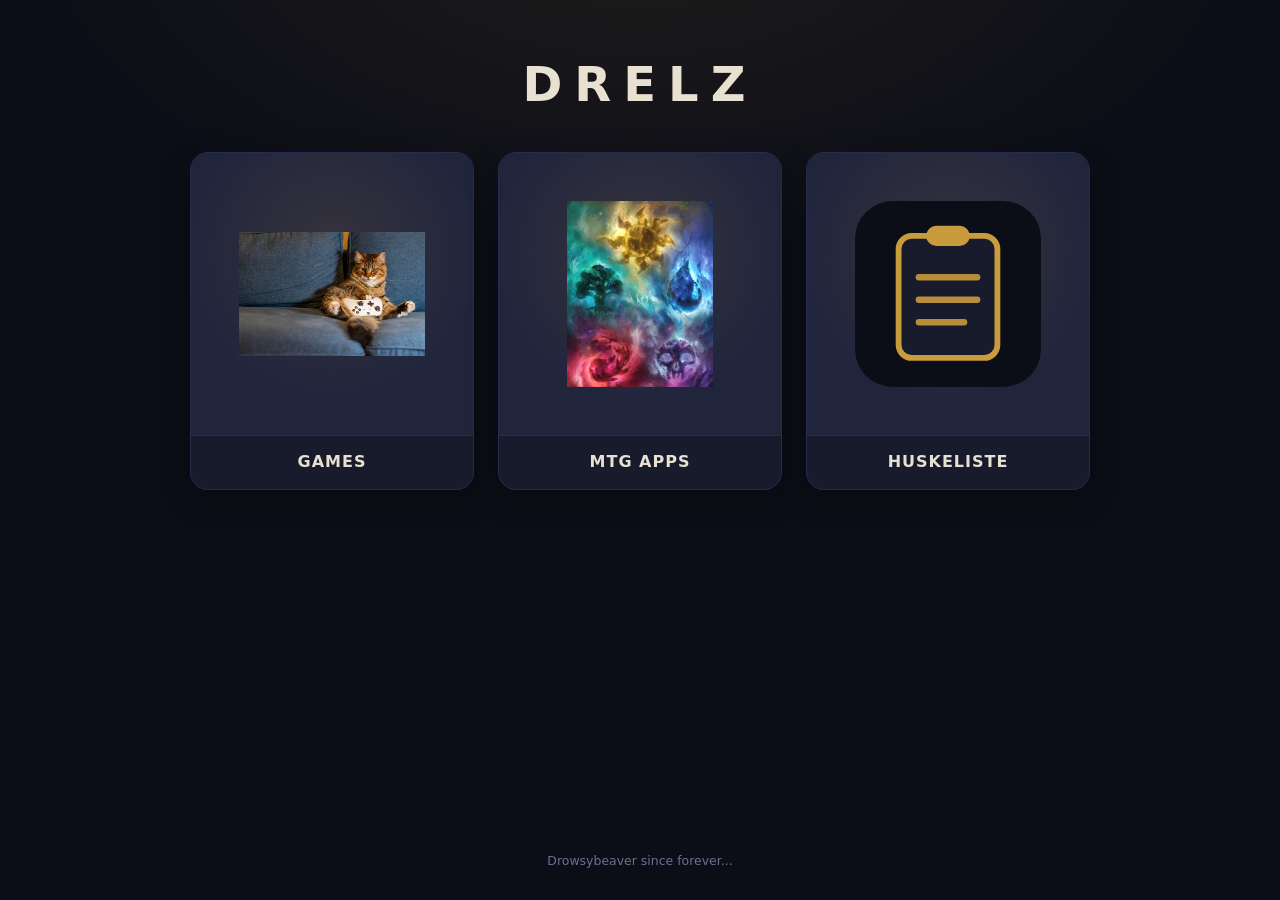
<file: index.html>
﻿<!DOCTYPE html>
<html lang="en">
<head>
<meta charset="UTF-8">
<meta name="viewport" content="width=device-width, initial-scale=1.0">
<title>Drelz</title>
<link rel="icon" href="data:image/svg+xml,%3Csvg xmlns='http://www.w3.org/2000/svg' viewBox='0 0 100 100'%3E%3Ctext y='0.9em' font-size='90'%3E%E2%9A%99%3C/text%3E%3C/svg%3E">
<link rel="stylesheet" href="shared/style.css">
<style>
  body{
    min-height:100vh;
    background:
      radial-gradient(ellipse 900px 500px at 50% -10%, rgba(200,155,60,.10), transparent 70%),
      var(--bg);
    color:var(--text);
    font-family:"Segoe UI",system-ui,-apple-system,sans-serif;
    display:flex;
    flex-direction:column;
    align-items:center;
    padding:56px 20px 32px;
  }
  h1{
    margin:0 0 40px;
    font-size:clamp(2rem,6vw,3rem);
    font-weight:700;
    letter-spacing:12px;
    text-transform:uppercase;
  }
  .selector{
    width:100%;
    max-width:900px;
    display:grid;
    grid-template-columns:repeat(auto-fit,minmax(220px,1fr));
    gap:24px;
  }
  .choice{
    overflow:hidden;
    border:1px solid var(--border);
    border-radius:18px;
    background:var(--surface);
    color:var(--text);
    text-decoration:none;
    box-shadow:0 10px 30px rgba(0,0,0,.25);
    transition:transform .15s,border-color .15s,box-shadow .15s;
  }
  .choice:hover{
    transform:translateY(-4px);
    border-color:var(--accent);
    box-shadow:0 14px 38px rgba(0,0,0,.4),0 0 0 1px var(--accent-glow);
  }
  .choice:focus-visible{
    outline:3px solid var(--accent);
    outline-offset:4px;
  }
  .image-frame{
    aspect-ratio:1;
    display:flex;
    align-items:center;
    justify-content:center;
    padding:clamp(20px,5vw,48px);
    background:
      radial-gradient(circle at 50% 35%,rgba(200,155,60,.12),transparent 65%),
      var(--surface2);
  }
  .choice img{
    width:100%;
    height:100%;
    object-fit:contain;
  }
  .choice-label{
    display:block;
    padding:16px 20px 18px;
    border-top:1px solid var(--border);
    font-size:1rem;
    font-weight:700;
    letter-spacing:1px;
    text-align:center;
    text-transform:uppercase;
  }
  footer{
    margin-top:auto;
    padding-top:48px;
    font-size:.78rem;
    color:var(--muted);
    text-align:center;
  }
  @media(max-width:640px){
    body{padding-top:40px}
    .selector{grid-template-columns:1fr;gap:20px}
    h1{margin-bottom:30px;letter-spacing:8px}
  }
</style>
</head>
<body>
  <h1>Drelz</h1>

  <main class="selector">
    <a class="choice" href="Games/index.html" aria-label="Open games">
      <div class="image-frame">
        <img src="Games/cat.jpg" alt="">
      </div>
      <span class="choice-label">Games</span>
    </a>

    <a class="choice" href="Mtg-Apps/index.html" aria-label="Open Magic: The Gathering apps">
      <div class="image-frame">
        <img src="mtg.png" alt="">
      </div>
      <span class="choice-label">MTG Apps</span>
    </a>

    <a class="choice" href="HuskeListe/index.html" aria-label="Open HuskeListe">
      <div class="image-frame">
        <img src="HuskeListe/icon.svg" alt="">
      </div>
      <span class="choice-label">HuskeListe</span>
    </a>
  </main>

  <footer>Drowsybeaver since forever...</footer>
</body>
</html>
</file>
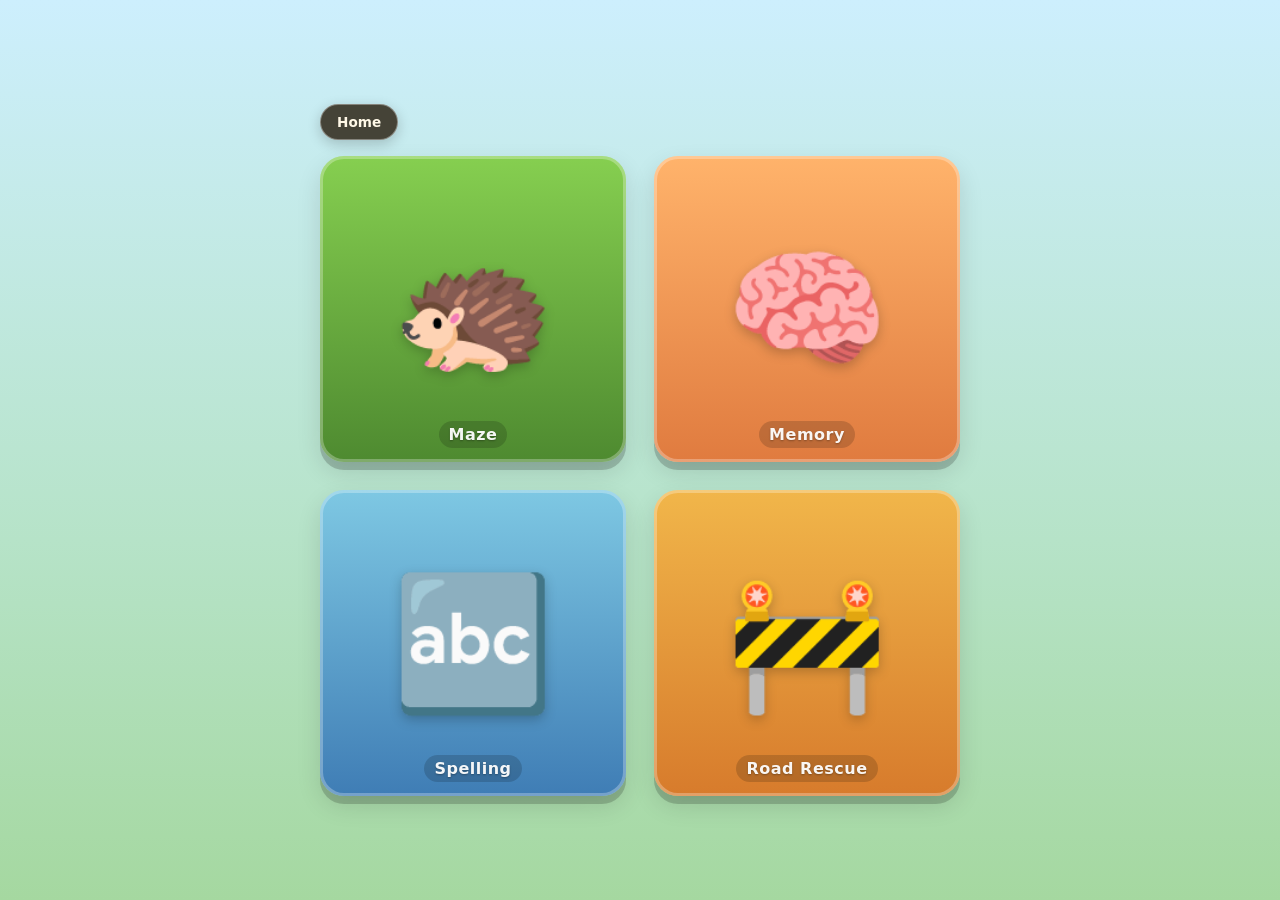
<file: Games/index.html>
<!DOCTYPE html>
<html lang="en">
<head>
<meta charset="UTF-8">
<meta name="viewport" content="width=device-width, initial-scale=1.0, user-scalable=no">
<title>My Games</title>
<style>
  * { box-sizing: border-box; margin: 0; padding: 0; -webkit-tap-highlight-color: transparent; }
  body {
    font-family: "Segoe UI", system-ui, sans-serif;
    background: linear-gradient(#cdeffd 0%, #b6e3c8 60%, #a5d8a0 100%);
    min-height: 100vh;
    display: flex; flex-direction: column; align-items: center; justify-content: center;
    padding: 24px 16px;
  }
  .home-bar {
    width: 100%;
    max-width: 640px;
    margin-bottom: 16px;
  }
  .home-button {
    display: inline-flex;
    align-items: center;
    padding: 9px 16px;
    border: 1px solid rgba(255,255,255,.35);
    border-radius: 999px;
    background: rgba(45,35,20,.84);
    color: #fff8e7;
    font-size: .85rem;
    font-weight: 700;
    text-decoration: none;
    box-shadow: 0 4px 14px rgba(0,0,0,.2);
    transition: transform .1s ease, background .15s ease;
  }
  .home-button:hover { background: rgba(45,35,20,.94); transform: translateY(-1px); }
  .home-button:active { transform: translateY(1px); }
  .home-button:focus-visible { outline: 3px solid #fff; outline-offset: 2px; }
  .grid {
    display: grid;
    grid-template-columns: repeat(2, 1fr);
    gap: clamp(14px, 3vw, 28px);
    width: 100%;
    max-width: 640px;
  }
  .card {
    position: relative;
    border: none;
    border-radius: 24px;
    cursor: pointer;
    padding: clamp(18px, 4vw, 30px);
    aspect-ratio: 1;
    display: flex; flex-direction: column; align-items: center; justify-content: center; gap: 12px;
    font-family: inherit;
    color: #fff;
    box-shadow: 0 8px 0 rgba(0,0,0,.18), inset 0 0 0 3px rgba(255,255,255,.28), 0 10px 24px rgba(0,0,0,.12);
    transition: transform .1s ease, box-shadow .1s ease, filter .15s ease;
    background: var(--bg);
  }
  .card:active, .card.pressed {
    transform: translateY(6px);
    box-shadow: 0 2px 0 rgba(0,0,0,.18), inset 0 0 0 3px rgba(255,255,255,.28);
  }
  .card:hover:not(.soon) { transform: translateY(-3px); filter: brightness(1.05); }
  .card:hover:not(.soon):active { transform: translateY(3px); filter: brightness(1); }
  .card.soon { cursor: default; filter: saturate(.85); }
  .icon {
    font-size: clamp(56px, 16vw, 130px);
    line-height: 1;
    pointer-events: none;
    filter: drop-shadow(0 4px 6px rgba(0,0,0,.22));
  }
  .soon .icon { filter: none; opacity: .95; }
  .name {
    position: absolute;
    bottom: 14px;
    left: 0; right: 0;
    font-size: clamp(12px, 2.6vw, 16px);
    font-weight: 700;
    letter-spacing: .5px;
    color: rgba(255,255,255,.95);
    text-shadow: 0 1px 2px rgba(0,0,0,.3);
    background: rgba(0,0,0,.16);
    padding: 4px 10px;
    border-radius: 999px;
    width: max-content;
    max-width: 86%;
    margin: 0 auto;
    overflow: hidden;
    text-overflow: ellipsis;
    white-space: nowrap;
  }
  .toast {
    position: fixed;
    left: 50%;
    top: 50%;
    transform: translate(-50%, -50%) scale(.7);
    background: rgba(45, 35, 20, .92);
    color: #fff8e7;
    font-weight: 700;
    font-size: clamp(16px, 4vw, 22px);
    padding: 14px 30px;
    border-radius: 16px;
    pointer-events: none;
    opacity: 0;
    transition: opacity .2s ease, transform .2s ease;
    z-index: 100;
    box-shadow: 0 8px 24px rgba(0,0,0,.3);
  }
  .toast.show { opacity: 1; transform: translate(-50%, -50%) scale(1); }
</style>
</head>
<body>
  <div class="home-bar">
    <a class="home-button" href="../index.html" aria-label="Return to Drelz home">Home</a>
  </div>
  <div class="grid" id="grid"></div>
  <div class="toast" id="toast">Coming Soon</div>

<script>
(function () {
  "use strict";
  var games = [
    { icon: "🦔", name: "Maze", url: "Maze/index.html", bg: "linear-gradient(#86cf50, #4e8a30)" },
    { icon: "🧠", name: "Memory", url: "Memory/index.html", bg: "linear-gradient(#ffb36b, #e07b3f)" },
    { icon: "🔤", name: "Spelling", url: "Spelling/index.html", bg: "linear-gradient(#7ec8e3, #3f7db5)" },
    { icon: "🚧", name: "Road Rescue", url: "Road-Repair/index.html", bg: "linear-gradient(#f1b64a, #d77b2c)" }
  ];
  var gridEl = document.getElementById("grid");
  var toastEl = document.getElementById("toast");
  var toastTimer = null;

  games.forEach(function (game) {
    var btn = document.createElement("button");
    btn.className = "card" + (game.url ? "" : " soon");
    btn.style.setProperty("--bg", game.bg);

    if (game.url) btn.setAttribute("aria-label", "Play " + game.name);

    var icon = document.createElement("div");
    icon.className = "icon";
    icon.setAttribute("aria-hidden", "true");
    icon.textContent = game.icon;
    btn.appendChild(icon);

    var name = document.createElement("div");
    name.className = "name";
    name.textContent = game.name;
    btn.appendChild(name);

    btn.addEventListener("click", function () {
      if (game.url) { window.location.href = game.url; return; }
      clearTimeout(toastTimer);
      toastEl.classList.add("show");
      toastTimer = setTimeout(function () { toastEl.classList.remove("show"); }, 1500);
    });

    gridEl.appendChild(btn);
  });
})();
</script>
</body>
</html>
</file>
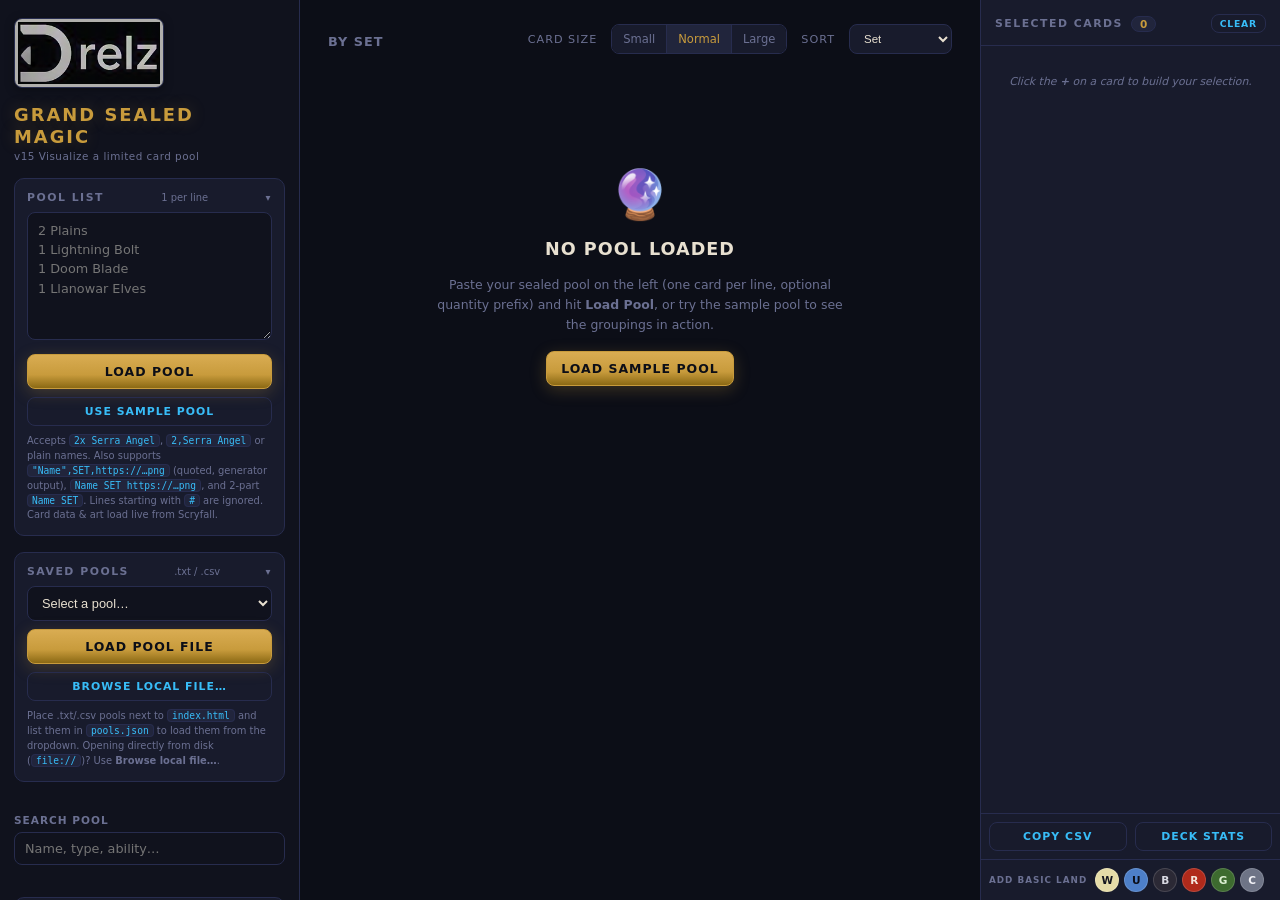
<file: Grand-Sealed-Magic/index.html>
<!DOCTYPE html>
<html lang="en">
<head>
  <meta charset="UTF-8" />
  <meta name="viewport" content="width=device-width, initial-scale=1.0" />
  <meta name="build-cache-bust" content="2026-09-18" />
  <title>Grand Sealed Magic</title>
  <link rel="icon" href="data:image/svg+xml,%3Csvg xmlns='http://www.w3.org/2000/svg' viewBox='0 0 100 100'%3E%3Ctext y='0.9em' font-size='90'%3E%F0%9F%94%AE%3C/text%3E%3C/svg%3E">
  <link rel="stylesheet" href="../shared/style.css">
  <style>
    *, *::before, *::after { box-sizing: border-box; margin: 0; padding: 0; }
    :root { --card-min: 150px; }

    /* Base palette (dark + light) now comes from ../shared/style.css. */

    body {
      font-family: 'Segoe UI', system-ui, -apple-system, sans-serif;
      background: var(--bg);
      color: var(--text);
      display: flex;
      height: 100vh;
      overflow: hidden;
    }

    ::-webkit-scrollbar { width: 10px; height: 10px; }
    ::-webkit-scrollbar-track { background: var(--bg); }
    ::-webkit-scrollbar-thumb { background: var(--border); border-radius: 6px; }
    ::-webkit-scrollbar-thumb:hover { background: var(--surface2); }

    button { font-family: inherit; cursor: pointer; }
    input, textarea { font-family: inherit; }

    /* ── SIDEBAR ─────────────────────────────────────────────── */

    .sidebar {
      width: 300px;
      flex-shrink: 0;
      background: var(--sidebar-bg);
      border-right: 1px solid var(--border);
      display: flex;
      flex-direction: column;
      overflow-y: auto;
      padding: 18px 14px 20px;
      gap: 16px;
    }

    .app-title h1 {
      font-size: 1.12rem;
      font-weight: 800;
      letter-spacing: 2px;
      text-transform: uppercase;
      color: var(--accent);
      text-shadow: 0 0 16px var(--accent-glow);
      line-height: 1.2;
    }
    .app-title p {
      color: var(--muted);
      font-size: 0.65rem;
      margin-top: 3px;
      letter-spacing: 0.5px;
    }
    .app-title .home-link {
      display: inline-block;
      margin-top: 8px;
      font-size: 0.6rem;
      font-weight: 600;
      letter-spacing: 0.8px;
      text-transform: uppercase;
      color: var(--accent);
      text-decoration: none;
      border: 1px solid var(--border);
      border-radius: 4px;
      padding: 2px 8px;
      background: rgba(0, 0, 0, 0.2);
    }
    .app-title .home-link:hover { border-color: var(--accent); }

    .panel {
      background: var(--surface);
      border: 1px solid var(--border);
      border-radius: var(--radius);
      padding: 12px;
    }

    .panel h2,
    .panel summary {
      font-size: 0.68rem;
      font-weight: 700;
      letter-spacing: 1.5px;
      text-transform: uppercase;
      color: var(--muted);
      margin-bottom: 8px;
      display: flex;
      align-items: center;
      gap: 6px;
      cursor: pointer;
      user-select: none;
    }
    .panel summary {
      list-style: none;
    }
    .panel summary::-webkit-details-marker {
      display: none;
    }
    .panel summary::after {
      content: '▸';
      margin-left: auto;
      font-size: 0.62rem;
      color: var(--muted);
      transition: transform 0.15s;
    }
    .panel[open] summary::after {
      content: '▾';
    }
    .panel h2 .hint,
    .panel summary .hint {
      margin-left: auto;
      font-weight: 400;
      letter-spacing: 0;
      text-transform: none;
      color: var(--muted);
      font-size: 0.62rem;
    }

    #poolText {
      width: 100%;
      height: 128px;
      resize: vertical;
      background: var(--sidebar-bg);
      border: 1px solid var(--border);
      border-radius: 8px;
      color: var(--text);
      font-size: 0.8rem;
      line-height: 1.5;
      padding: 8px 10px;
      outline: none;
      transition: border-color 0.15s, box-shadow 0.15s;
    }
    #poolText:focus {
      border-color: var(--accent);
      box-shadow: 0 0 0 1px var(--accent-glow);
    }

    .btn {
      display: inline-flex;
      align-items: center;
      justify-content: center;
      gap: 7px;
      padding: 9px 14px;
      font-size: 0.78rem;
      font-weight: 700;
      letter-spacing: 1px;
      text-transform: uppercase;
      color: #0c0e17;
      background: linear-gradient(180deg, #d9ac52, var(--accent) 60%, var(--accent2));
      border: 1px solid var(--accent);
      border-radius: 8px;
      box-shadow: 0 4px 16px var(--accent-glow);
      transition: transform 0.12s, box-shadow 0.12s;
    }
    .btn:hover { transform: translateY(-1px); box-shadow: 0 8px 22px rgba(200, 155, 60, 0.4); }
    .btn:active { transform: translateY(0); }
    .btn:disabled { opacity: 0.5; cursor: not-allowed; transform: none; }
    .btn.full { width: 100%; }

    .btn.ghost {
      color: var(--compare);
      background: transparent;
      border: 1px solid var(--border);
      box-shadow: none;
      font-size: 0.68rem;
      padding: 7px 10px;
    }
    .btn.ghost:hover { border-color: var(--compare); box-shadow: 0 0 0 1px var(--compare-glow); }
    .btn.danger {
      color: #fff;
      background: linear-gradient(180deg, #e05c48, var(--err) 60%, #9c3329);
      border: 1px solid var(--err);
      box-shadow: 0 4px 16px rgba(224, 83, 63, 0.25);
    }
    .btn.danger:hover { box-shadow: 0 8px 22px rgba(224, 83, 63, 0.45); }
    .btn.btn-disabled { opacity: 0.5; pointer-events: none; }

    #filePicker {
      position: absolute;
      width: 1px;
      height: 1px;
      padding: 0;
      margin: -1px;
      overflow: hidden;
      clip: rect(0 0 0 0);
      clip-path: inset(50%);
      border: 0;
      white-space: nowrap;
    }

    .loader-row { display: flex; flex-direction: column; gap: 6px; margin-top: 10px; }
    .bar {
      height: 6px;
      border-radius: 4px;
      background: var(--surface2);
      overflow: hidden;
    }
    .bar > i {
      display: block;
      height: 100%;
      width: 0%;
      background: linear-gradient(90deg, var(--accent2), var(--accent));
      border-radius: 4px;
      transition: width 0.25s;
    }
    .loader-label {
      font-size: 0.62rem;
      color: var(--muted);
      display: flex;
      justify-content: space-between;
    }
    .loader-label .spin {
      color: var(--accent);
      animation: spin 1s linear infinite;
      display: inline-block;
    }
    @keyframes spin { to { transform: rotate(360deg); } }

    .hint-text { font-size: 0.62rem; color: var(--muted); line-height: 1.5; margin-top: 8px; }
    .hint-text code {
      background: var(--surface2);
      border: 1px solid var(--border);
      border-radius: 4px;
      padding: 0 4px;
      color: var(--compare);
      font-size: 0.6rem;
    }

    .divider { height: 1px; background: var(--border); }

    .field label {
      display: block;
      font-size: 0.66rem;
      font-weight: 700;
      letter-spacing: 1px;
      text-transform: uppercase;
      color: var(--muted);
      margin-bottom: 6px;
    }
    .field input {
      width: 100%;
      background: var(--sidebar-bg);
      border: 1px solid var(--border);
      border-radius: 8px;
      color: var(--text);
      font-size: 0.8rem;
      padding: 8px 10px;
      outline: none;
      transition: border-color 0.15s, box-shadow 0.15s;
    }
    .field input:focus { border-color: var(--compare); box-shadow: 0 0 0 1px var(--compare-glow); }

    .panel select {
      width: 100%;
      background: var(--sidebar-bg);
      border: 1px solid var(--border);
      border-radius: 8px;
      color: var(--text);
      font-size: 0.8rem;
      padding: 8px 10px;
      outline: none;
      cursor: pointer;
      transition: border-color 0.15s, box-shadow 0.15s;
    }
    .panel select:focus {
      border-color: var(--accent);
      box-shadow: 0 0 0 1px var(--accent-glow);
    }

    .filters { display: flex; gap: 5px; flex-wrap: wrap; }
    .filters + h2 { margin-top: 10px; }
    .f-chip {
      border: 1px solid var(--border);
      background: var(--surface);
      color: var(--text);
      border-radius: 7px;
      font-size: 0.66rem;
      line-height: 1.3;
      padding: 4px 8px;
      cursor: pointer;
      transition: border-color 0.12s, background 0.12s, box-shadow 0.12s;
    }
    .f-chip:hover { background: var(--surface2); }
    .f-chip.active {
      color: var(--accent);
      border-color: var(--accent);
      background: var(--surface2);
      box-shadow: 0 0 0 1px var(--accent-glow);
    }
    .color-chip {
      width: 26px; height: 26px;
      padding: 0;
      border-radius: 50%;
      display: inline-flex;
      align-items: center;
      justify-content: center;
      font-size: 0.72rem;
      font-weight: 800;
    }
    .color-chip[data-color="W"] { background: #e5dca8; color: #14161f; }
    .color-chip[data-color="U"] { background: #4d7fc8; color: #0c0e17; }
    .color-chip[data-color="B"] { background: #2b2935; color: #d9d9e2; }
    .color-chip[data-color="R"] { background: #b02a1b; color: #f3e6dd; }
    .color-chip[data-color="G"] { background: #3d6b2f; color: #ddf0d2; }
    .color-chip[data-color="C"] { background: #6e7486; color: #f2f2f6; }
    .color-chip.active {
      border-color: transparent;
      box-shadow: 0 0 0 2px var(--surface), 0 0 0 4px var(--accent);
    }
    .f-chip.rarity-chip[data-rarity="common"]   { background: #191a20; color: #c9cedb; border-color: #34363e; }
    .f-chip.rarity-chip[data-rarity="uncommon"] { background: #a6adb9; color: #14161f; border-color: #c3cad6; }
    .f-chip.rarity-chip[data-rarity="rare"]     { background: #c89b3c; color: #1c1403; border-color: #ddbb6c; }
    .f-chip.rarity-chip[data-rarity="mythic"]   { background: #b8432c; color: #f7e6dd; border-color: #d7673f; }
    .f-chip.rarity-chip.active {
      box-shadow: 0 0 0 2px var(--surface), 0 0 0 4px var(--text);
    }

    .stats { display: flex; flex-direction: column; gap: 7px; }
    .stat-row { display: flex; align-items: center; gap: 8px; font-size: 0.7rem; color: var(--muted); }
    .stat-row strong { color: var(--text); font-weight: 700; margin-left: auto; }
    .pips { display: flex; gap: 4px; flex-wrap: wrap; }
    .pip {
      width: 20px; height: 20px;
      border-radius: 6px;
      display: flex; align-items: center; justify-content: center;
      font-size: 0.62rem; font-weight: 800;
      color: #0c0e17;
      border: 1px solid rgba(255, 255, 255, 0.18);
    }
    .pip.multi { background: conic-gradient(#f8f4e0 0 20%, #7aa8e6 0 40%, #8d8da0 0 60%, #e0533f 0 80%, #6fae5a 0 100%); }
    .pip.extra { width: auto; padding: 0 5px; background: var(--surface2); color: var(--muted); }

    .land-tabs { display: flex; gap: 5px; margin-bottom: 10px; }
    .land-tabs button {
      flex: 1;
      padding: 6px 0;
      background: var(--surface);
      border: 1px solid var(--border);
      border-radius: 7px;
      color: var(--muted);
      font-size: 0.68rem;
      transition: color 0.12s, border-color 0.12s, background 0.12s;
    }
    .land-tabs button.active {
      color: var(--accent);
      border-color: var(--accent);
      background: var(--surface2);
    }
    .land-tabs button span { color: var(--muted); font-size: 0.6rem; }
    .land-tabs button.active span { color: var(--accent); }

    .toast {
      position: fixed;
      top: 16px;
      left: 50%;
      transform: translateX(-50%) translateY(-8px);
      background: var(--surface2);
      border: 1px solid var(--accent);
      color: var(--text);
      font-size: 0.78rem;
      padding: 10px 16px;
      border-radius: 8px;
      box-shadow: 0 12px 34px rgba(0, 0, 0, 0.55);
      opacity: 0;
      pointer-events: none;
      transition: opacity 0.2s, transform 0.2s;
      z-index: 1000;
      width: min(max-content, 80vw, 520px);
      height: fit-content;
      align-self: flex-start;
      white-space: normal;
      text-align: center;
    }
    .toast.show { opacity: 1; transform: translateX(-50%) translateY(0); }

    #cardTip img { width: 360px; }

    /* ── MAIN AREA ───────────────────────────────────────────── */

    .main {
      flex: 1;
      overflow-y: auto;
      position: relative;
    }

    .main-inner {
      position: relative;
      z-index: 1;
      margin: 0 auto;
      padding: 24px 28px 60px;
    }

    .topbar {
      display: flex;
      align-items: center;
      gap: 14px;
      flex-wrap: wrap;
      margin-bottom: 22px;
    }
    .topbar h2 {
      font-size: 1.15rem;
      font-weight: 800;
      letter-spacing: 1.5px;
      text-transform: uppercase;
      color: var(--text);
    }
    .topbar h2 span {
      color: var(--muted);
      font-size: 0.8rem;
      font-weight: 600;
      letter-spacing: 1px;
    }
    #groupCheck {
      display: inline-block;
      margin-left: 6px;
      font-size: 0.95rem;
      letter-spacing: 0;
      vertical-align: 1px;
    }
    #groupCheck.ok { color: var(--ok); font-weight: 800; }
    #groupCheck.fail {
      color: #fff;
      background: var(--danger);
      border-radius: 50%;
      width: 18px;
      height: 18px;
      line-height: 18px;
      text-align: center;
      font-weight: 800;
      cursor: help;
    }
    .topbar .spacer { flex: 1; }
    .topbar select {
      background: var(--surface);
      border: 1px solid var(--border);
      border-radius: 8px;
      color: var(--text);
      font-size: 0.72rem;
      padding: 7px 10px;
      outline: none;
    }
    .size-toggle {
      display: inline-flex;
      border: 1px solid var(--border);
      border-radius: 8px;
      overflow: hidden;
    }
    .size-toggle button {
      background: var(--surface);
      border: none;
      color: var(--muted);
      font-size: 0.72rem;
      padding: 7px 11px;
      transition: color 0.12s, background 0.12s;
    }
    .size-toggle button + button { border-left: 1px solid var(--border); }
    .size-toggle button:hover { color: var(--text); }
    .size-toggle button.active { color: var(--accent); background: var(--surface2); }
    .chip-summary {
      font-size: 0.7rem;
      color: var(--muted);
      display: flex;
      align-items: center;
      gap: 8px;
    }
    .chip-summary b { color: var(--text); }

    .banner {
      display: flex;
      flex-direction: column;
      gap: 8px;
      background: var(--surface);
      border: 1px solid var(--danger);
      border-left: 3px solid var(--danger);
      border-radius: 8px;
      padding: 12px 14px;
      margin-bottom: 20px;
    }
    .banner-title { font-size: 0.76rem; font-weight: 700; color: var(--danger); text-transform: uppercase; letter-spacing: 1px; }
    .banner-chips { display: flex; flex-wrap: wrap; gap: 6px; }
    .banner-chips .chip {
      background: var(--surface2);
      border: 1px solid var(--border);
      border-radius: 6px;
      padding: 3px 8px;
      font-size: 0.68rem;
      color: var(--text);
      cursor: pointer;
      transition: border-color 0.12s, color 0.12s;
    }
    .banner-chips .chip:hover { border-color: var(--accent); color: var(--accent); }

    .empty {
      display: flex;
      flex-direction: column;
      align-items: center;
      gap: 16px;
      text-align: center;
      padding: 90px 20px;
    }
    .empty .rocket { font-size: 3rem; }
    .empty h3 { font-size: 1.1rem; letter-spacing: 1px; text-transform: uppercase; color: var(--text); }
    .empty p { font-size: 0.78rem; color: var(--muted); max-width: 420px; line-height: 1.6; }

    .loader-center {
      position: fixed;
      top: 16px;
      left: 50%;
      transform: translateX(-50%);
      z-index: 600;
      flex-direction: column;
      align-items: center;
    }
    .loader-center #loader {
      width: min(420px, calc(100vw - 40px));
      background: var(--surface2);
      border: 1px solid var(--accent);
      border-radius: 10px;
      padding: 12px 16px;
      box-shadow: 0 12px 34px rgba(0, 0, 0, 0.5);
      animation: fade 0.18s ease;
    }
    .loader-center .bar { height: 6px; }
    .loader-center .loader-row { margin-top: 0; }

    .groups { display: flex; flex-direction: column; gap: 30px; }

    .group {
      background: var(--surface);
      border: 1px solid var(--border);
      border-radius: 12px;
      padding: 16px 16px 18px;
      border-top: 3px solid var(--accent);
      animation: rise 0.25s ease both;
    }
    @keyframes rise {
      from { opacity: 0; transform: translateY(8px); }
      to { opacity: 1; transform: translateY(0); }
    }

    .group-head {
      display: flex;
      align-items: center;
      gap: 10px;
      margin-bottom: 14px;
    }
    .group-head .gbar {
      width: 6px;
      align-self: stretch;
      border-radius: 3px;
      background: var(--accent);
    }
    .group-head .seticon { height: 22px; width: 22px; flex-shrink: 0; }
    .group-head h3 {
      font-size: 0.92rem;
      font-weight: 800;
      letter-spacing: 1px;
      text-transform: uppercase;
      color: var(--text);
    }
    .group-head h3 small { display: block; font-size: 0.62rem; font-weight: 500; letter-spacing: 0.5px; color: var(--muted); text-transform: none; }
    .group-head .gcount {
      margin-left: auto;
      background: var(--surface2);
      border: 1px solid var(--border);
      border-radius: 20px;
      padding: 3px 10px;
      font-size: 0.66rem;
      font-weight: 700;
      color: var(--muted);
      white-space: nowrap;
    }

    .card-grid {
      display: grid;
      grid-template-columns: repeat(auto-fill, minmax(var(--card-min), 1fr));
      gap: 14px;
      align-items: start;
    }

    .tcard {
      position: relative;
      cursor: pointer;
      transition: transform 0.12s;
    }
    .tcard:hover { transform: translateY(-3px); }
    .tcard .frame {
      position: relative;
      border-radius: 8px;
      overflow: hidden;
      border: 1px solid var(--border);
      background: var(--surface2);
      box-shadow: 0 6px 18px rgba(0, 0, 0, 0.45);
      aspect-ratio: 5 / 7;
    }
    .tcard img { width: 100%; height: 100%; object-fit: cover; display: block; }
    .tcard .qty {
      position: absolute;
      top: 6px; left: 38px;
      background: linear-gradient(180deg, #d9ac52, var(--accent));
      color: #0c0e17;
      font-size: 0.7rem;
      font-weight: 800;
      min-width: 20px;
      text-align: center;
      padding: 1px 5px;
      border-radius: 6px;
      box-shadow: 0 2px 8px rgba(0, 0, 0, 0.5);
      z-index: 2;
    }
    .tcard .frame::after {
      content: "";
      position: absolute;
      inset: 0;
      border-radius: 8px;
      border: 1px solid rgba(255, 255, 255, 0.05);
      pointer-events: none;
    }
    .tcard figcaption {
      margin-top: 5px;
      font-size: 0.66rem;
      line-height: 1.25;
      color: var(--muted);
      text-align: center;
      overflow: hidden;
      white-space: nowrap;
      text-overflow: ellipsis;
    }
    .tcard figcaption.warn {
      color: #e8a86a;
      text-decoration: underline dotted;
      text-underline-offset: 2px;
    }
    .tcard .placeholder {
      width: 100%;
      height: 100%;
      display: flex;
      align-items: center;
      justify-content: center;
      text-align: center;
      padding: 10px;
      font-size: 0.62rem;
      color: var(--muted);
      word-break: break-word;
    }
    .tcard .info-btn {
      position: absolute;
      top: 5px; left: 5px;
      width: 28px; height: 28px;
      border-radius: 50%;
      background: rgba(18, 20, 28, 0.85);
      color: #fff;
      border: 1px solid var(--border);
      font-size: 1rem;
      font-weight: 700;
      font-style: italic;
      font-family: Georgia, 'Times New Roman', serif;
      line-height: 1;
      display: flex;
      align-items: center;
      justify-content: center;
      padding: 0;
      cursor: pointer;
      z-index: 3;
      box-shadow: 0 2px 8px rgba(0, 0, 0, 0.5);
      transition: transform 0.12s, background 0.12s, opacity 0.12s, color 0.12s, border-color 0.12s;
      user-select: none;
      opacity: 0;
    }
    .tcard:hover .info-btn { opacity: 1; }
    .tcard .info-btn:hover { border-color: var(--accent); color: var(--accent); transform: scale(1.12); }

    .tcard .sel-badge {
      position: absolute;
      top: 5px; right: 5px;
      width: 26px; height: 26px;
      border-radius: 50%;
      background: #1e7d37;
      color: #fff;
      border: 1px solid #3cad52;
      font-size: 0.95rem;
      font-weight: 800;
      line-height: 1;
      display: flex;
      align-items: center;
      justify-content: center;
      z-index: 3;
      box-shadow: 0 2px 8px rgba(0, 0, 0, 0.5);
      opacity: 0;
      transition: opacity 0.12s;
    }
    .tcard.selected .sel-badge { opacity: 1; }
    .tcard.selected .frame {
      box-shadow: 0 0 0 3px #2a9a44, 0 6px 18px rgba(0, 0, 0, 0.45);
    }

    /* ── RIGHT PANEL: SELECTED CARDS ─────────────────────────── */

    .right-sidebar {
      width: 300px;
      flex-shrink: 0;
      background: var(--surface);
      border-left: 1px solid var(--border);
      display: flex;
      flex-direction: column;
      overflow: hidden;
    }
    .pick-title {
      display: flex;
      align-items: center;
      gap: 8px;
      padding: 14px 14px 12px;
      border-bottom: 1px solid var(--border);
    }
    .pick-title h2 {
      font-size: 0.68rem;
      font-weight: 700;
      letter-spacing: 1.5px;
      text-transform: uppercase;
      color: var(--muted);
    }
    .pick-count {
      background: var(--surface2);
      border: 1px solid var(--border);
      border-radius: 10px;
      padding: 1px 8px;
      font-size: 0.66rem;
      font-weight: 700;
      color: var(--accent);
    }
    .pick-title .pick-clear {
      margin-left: auto;
      font-size: 0.58rem;
      padding: 3px 8px;
      letter-spacing: 0.8px;
    }
    .pick-list {
      flex: 1;
      overflow-y: auto;
      padding: 8px;
      display: flex;
      flex-direction: column;
      gap: 4px;
    }
    .pick-empty {
      font-size: 0.68rem;
      color: var(--muted);
      font-style: italic;
      text-align: center;
      margin-top: 20px;
      padding: 0 10px;
      line-height: 1.5;
    }
    .pick-item {
      display: flex;
      align-items: center;
      gap: 8px;
      background: var(--surface2);
      border: 1px solid var(--border);
      border-radius: 7px;
      padding: 6px 8px 6px 10px;
      font-size: 0.72rem;
      cursor: pointer;
      transition: border-color 0.12s, background 0.12s;
      position: relative;
    }
    .pick-item::before {
      content: "";
      position: absolute;
      left: 0; top: 0; bottom: 0;
      width: 4px;
      border-radius: 7px 0 0 7px;
      background: transparent;
      pointer-events: none;
    }
    .pick-item:hover { border-color: var(--accent); background: var(--surface); }
    .pick-item[data-c="W"],
    .pick-item[data-c="U"],
    .pick-item[data-c="R"],
    .pick-item[data-c="G"] { background: linear-gradient(90deg, rgba(255, 255, 255, 0.07), rgba(0, 0, 0, 0) 65%), var(--surface2); }
    .pick-item[data-c="B"]           { background: linear-gradient(90deg, rgba(160, 160, 185, 0.12), rgba(0, 0, 0, 0) 65%), var(--surface2); }
    .pick-item[data-c="Multi"]       { background: linear-gradient(90deg, rgba(200, 155, 60, 0.16), rgba(0, 0, 0, 0) 65%), var(--surface2); }
    .pick-item[data-c="Colorless"]   { background: linear-gradient(90deg, rgba(150, 160, 185, 0.10), rgba(0, 0, 0, 0) 65%), var(--surface2); }
    .pick-item[data-c="W"]::before        { background: #f4efe0; }
    .pick-item[data-c="U"]::before        { background: #8fb6ea; }
    .pick-item[data-c="B"]::before        { background: #a6a6ba; }
    .pick-item[data-c="R"]::before        { background: #e7664f; }
    .pick-item[data-c="G"]::before        { background: #7db269; }
    .pick-item[data-c="Multi"]::before    { background: linear-gradient(180deg, #c89b3c, #b98a2f); }
    .pick-item[data-c="Colorless"]::before { background: #b9bfcf; }
    .pick-item .p-name {
      color: var(--text);
      flex: 1;
      min-width: 0;
      overflow: hidden;
      text-overflow: ellipsis;
      white-space: nowrap;
    }
    .pick-item .p-cost { color: var(--accent); font-weight: 700; }
    .pick-item .pick-qty {
      flex-shrink: 0;
      background: var(--surface);
      border: 1px solid var(--border);
      border-radius: 8px;
      padding: 0 5px;
      font-size: 0.62rem;
      font-weight: 800;
      color: var(--accent);
    }
    .pick-item .pick-x {
      background: transparent;
      border: none;
      color: var(--muted);
      font-size: 0.85rem;
      line-height: 1;
      padding: 0;
      cursor: pointer;
      flex-shrink: 0;
    }
    .pick-item:hover .pick-x { color: #e05555; }
    .pick-actions { display: flex; gap: 8px; padding: 8px; border-top: 1px solid var(--border); }
    .pick-actions .btn { flex: 1; min-width: 0; }
    .pick-lands {
      display: flex;
      align-items: center;
      gap: 8px;
      padding: 8px;
      border-top: 1px solid var(--border);
    }
    .pick-lands-label {
      font-size: 0.55rem;
      font-weight: 700;
      letter-spacing: 1px;
      text-transform: uppercase;
      color: var(--muted);
      white-space: nowrap;
    }
    .pick-lands-chips { display: flex; gap: 5px; }
    .pick-lands-chips .color-chip {
      width: 24px; height: 24px;
      font-size: 0.66rem;
      border: 1px solid rgba(255, 255, 255, 0.14);
    }
    .pick-lands-chips .color-chip:hover { transform: scale(1.12); }
    .pick-lands-chips .color-chip:active { transform: scale(0.96); }

    /* ── MODAL ───────────────────────────────────────────────── */

    .overlay {
      position: fixed;
      inset: 0;
      background: rgba(6, 7, 12, 0.78);
      backdrop-filter: blur(3px);
      display: none;
      align-items: center;
      justify-content: center;
      z-index: 500;
      padding: 24px;
    }
    .overlay.open { display: flex; animation: fade 0.18s ease; }
    @keyframes fade { from { opacity: 0; } to { opacity: 1; } }

    .modal {
      display: flex;
      gap: 22px;
      background: var(--surface);
      border: 1px solid var(--border);
      border-radius: 14px;
      padding: 20px;
      max-width: 780px;
      width: 100%;
      max-height: calc(100vh - 48px);
      overflow-y: auto;
      box-shadow: 0 30px 90px rgba(0, 0, 0, 0.7);
    }
    .modal .art {
      width: 240px;
      flex-shrink: 0;
      align-self: flex-start;
      border-radius: 10px;
      overflow: hidden;
      border: 1px solid var(--border);
      box-shadow: 0 10px 30px rgba(0, 0, 0, 0.5);
    }
    .modal .art img { width: 100%; display: block; }
    .modal .info { flex: 1; min-width: 0; }
    .modal .confirm {
      width: 100%;
      display: flex;
      flex-direction: column;
      align-items: center;
      gap: 16px;
      padding: 8px 4px;
      text-align: center;
    }
    .modal .confirm h3 {
      font-size: 1rem;
      letter-spacing: 1.5px;
      text-transform: uppercase;
      color: var(--text);
    }
    .modal .confirm p {
      font-size: 0.78rem;
      color: var(--muted);
      line-height: 1.6;
      max-width: 340px;
    }
    .modal .confirm p b { color: var(--text); }
    .modal .confirm-actions { display: flex; gap: 10px; }
    .modal .confirm-actions .btn { min-width: 110px; }

    .m-title {
      display: flex;
      align-items: center;
      gap: 8px;
      flex-wrap: wrap;
    }
    .m-title .m-name {
      font-size: 1.35rem;
      font-weight: 800;
      color: var(--text);
      letter-spacing: 0.5px;
    }
    .m-title .m-cost {
      font-size: 1.2rem;
      color: var(--accent);
      font-weight: 700;
      margin-left: auto;
    }
    .m-type { margin-top: 4px; font-size: 0.76rem; color: var(--compare); letter-spacing: 0.4px; }
    .m-meta {
      display: flex;
      align-items: center;
      gap: 10px;
      margin-top: 10px;
      font-size: 0.7rem;
      color: var(--muted);
      flex-wrap: wrap;
    }
    .m-meta .seticon { height: 18px; width: 18px; }
    .m-rarity { font-weight: 700; letter-spacing: 0.6px; text-transform: uppercase; }

    .m-oracle {
      margin-top: 14px;
      background: var(--sidebar-bg);
      border: 1px solid var(--border);
      border-radius: 9px;
      padding: 12px 14px;
      font-size: 0.8rem;
      line-height: 1.65;
      color: var(--text);
      white-space: pre-line;
    }
    .m-oracle .face { display: block; }
    .m-oracle .face + .face {
      margin-top: 10px;
      padding-top: 10px;
      border-top: 1px dashed var(--border);
    }
    .m-oracle .face b {
      display: block;
      font-size: 0.66rem;
      text-transform: uppercase;
      letter-spacing: 1px;
      color: var(--compare);
      margin-bottom: 4px;
    }

    .m-extras { margin-top: 12px; display: flex; gap: 8px; flex-wrap: wrap; }
    .m-tag {
      background: var(--surface2);
      border: 1px solid var(--border);
      border-radius: 6px;
      padding: 4px 9px;
      font-size: 0.64rem;
      color: var(--muted);
    }
    .m-tag b { color: var(--text); font-weight: 600; }

    .modal-wrap .close {
      position: absolute;
      top: 12px; right: 12px;
      background: var(--surface2);
      border: 1px solid var(--border);
      border-radius: 50%;
      width: 42px; height: 42px;
      color: var(--text);
      font-size: 1.35rem;
      display: flex;
      align-items: center;
      justify-content: center;
      z-index: 5;
      transition: border-color 0.12s, color 0.12s, background 0.12s;
    }
    .modal-wrap .close:hover { border-color: var(--accent); color: var(--accent); background: var(--surface); }
    .modal-wrap { position: relative; width: min(780px, 100%); margin: 0 auto; }

    .flash {
      animation: flash 1.4s ease-out;
    }
    @keyframes flash {
      0% { box-shadow: 0 0 0 0 rgba(200, 155, 60, 0); }
      15% { box-shadow: 0 0 0 2px var(--accent), 0 0 30px var(--accent-glow); }
      100% { box-shadow: 0 0 0 0 rgba(200, 155, 60, 0); }
    }

    @media (max-width: 900px) {
      body { flex-direction: column; overflow: auto; }
      .sidebar { width: 100%; max-height: none; border-right: none; border-bottom: 1px solid var(--border); }
      .right-sidebar { width: 100%; max-height: 38vh; border-left: none; border-top: 1px solid var(--border); }
      .main { overflow: visible; }
      .modal { flex-direction: column; }
      .modal .art { width: 100%; max-width: 280px; margin: 0 auto; }
      .m-title .m-cost { margin-left: 8px; }
    }
    @media (max-width: 480px) {
      .topbar h2 span { display: none; }
    }
  </style>
</head>
<body>
  <script src="../shared/deck-stats.js"></script>

  <aside class="sidebar">
    <div class="app-title">
      <a class="drelz-logo" href="../" title="Front Page"><img src="../drelz-logo.png" alt="Drelz"></a>
      <h1>Grand Sealed<br>Magic</h1>
      <p>v15 Visualize a limited card pool</p>
    </div>

    <details class="panel" id="poolPanel" open>
      <summary>Pool List <span class="hint">1 per line</span></summary>
      <textarea id="poolText" spellcheck="false" placeholder="2 Plains&#10;1 Lightning Bolt&#10;1 Doom Blade&#10;1 Llanowar Elves"></textarea>
      <div style="display:flex; gap:8px; margin-top:10px;">
        <button class="btn full" id="loadBtn">Load Pool</button>
      </div>
      <button class="btn ghost full" id="sampleBtn" style="margin-top:8px;">Use sample pool</button>
      <p class="hint-text">
        Accepts <code>2x Serra Angel</code>, <code>2,Serra Angel</code> or plain names.
        Also supports <code>"Name",SET,https://…png</code> (quoted, generator output), <code>Name&#9;SET&#9;https://…png</code>, and 2-part <code>Name&#9;SET</code>.
        Lines starting with <code>#</code> are ignored.
        Card data &amp; art load live from Scryfall.
      </p>
    </details>

    <details class="panel" id="savedPanel" open>
      <summary>Saved Pools <span class="hint">.txt / .csv</span></summary>
      <select id="poolFileSel"></select>
      <div style="display:flex; gap:8px; margin-top:8px;">
        <button class="btn full" id="loadFileBtn">Load Pool File</button>
      </div>
      <label class="btn ghost full" id="browseBtn" for="filePicker" style="margin-top:8px; cursor:pointer;">Browse local file…</label>
      <input type="file" id="filePicker" accept=".txt,.csv,text/plain,text/csv">
      <p class="hint-text">
        Place .txt/.csv pools next to <code>index.html</code> and list them in <code>pools.json</code> to load them from the dropdown.
        Opening directly from disk (<code>file://</code>)? Use <b>Browse local file…</b>.
      </p>
    </details>

    <div class="divider"></div>

    <div class="field">
      <label for="searchBox">Search pool</label>
      <input type="text" id="searchBox" placeholder="Name, type, ability…" autocomplete="off">
    </div>

    <div class="divider"></div>

    <div class="panel">
      <h2>Color <span class="hint">optional</span></h2>
      <div class="filters" id="colorFilter">
        <button class="f-chip color-chip" data-color="W" title="White">W</button>
        <button class="f-chip color-chip" data-color="U" title="Blue">U</button>
        <button class="f-chip color-chip" data-color="B" title="Black">B</button>
        <button class="f-chip color-chip" data-color="R" title="Red">R</button>
        <button class="f-chip color-chip" data-color="G" title="Green">G</button>
        <button class="f-chip color-chip" data-color="C" title="Colorless">C</button>
      </div>

      <h2>Rarity <span class="hint">optional</span></h2>
      <div class="filters" id="rarityFilter">
        <button class="f-chip rarity-chip" data-rarity="common" title="Common">Common</button>
        <button class="f-chip rarity-chip" data-rarity="uncommon" title="Uncommon">Uncommon</button>
        <button class="f-chip rarity-chip" data-rarity="rare" title="Rare">Rare</button>
        <button class="f-chip rarity-chip" data-rarity="mythic" title="Mythic">Mythic</button>
      </div>

      <h2>Type <span class="hint">optional</span></h2>
      <div class="filters" id="typeFilter">
        <button class="f-chip type-chip" data-type="Creature">Creature</button>
        <button class="f-chip type-chip" data-type="Instant">Instant</button>
        <button class="f-chip type-chip" data-type="Sorcery">Sorcery</button>
        <button class="f-chip type-chip" data-type="Enchantment">Enchantment</button>
        <button class="f-chip type-chip" data-type="Artifact">Artifact</button>
        <button class="f-chip type-chip" data-type="Land">Land</button>
        <button class="f-chip type-chip" data-type="Planeswalker">Planeswalker</button>
      </div>
    </div>

    <div class="panel">
      <h2>Pool Stats</h2>
      <div class="stats" id="statsBox">
        <div class="stat-row">Cards <strong id="stTotal">—</strong></div>
        <div class="stat-row">Unique <strong id="stUnique">—</strong></div>
        <div class="stat-row">Avg. Mana Value <strong id="stCmc">—</strong></div>
        <div class="stat-row" style="margin-top:4px;">Color need</div>
        <div class="pips" id="stPips"></div>
      </div>
    </div>
  </aside>

  <main class="main">
    <div class="main-inner">
      <div class="topbar">
        <h2><span id="topTitle">By Set</span> <span id="topSub"></span> <span id="groupCheck"></span></h2>
        <div class="spacer"></div>
        <div class="chip-summary" id="summary"></div>
        <label style="font-size:0.7rem; color:var(--muted); text-transform:uppercase; letter-spacing:1px;">Card size</label>
        <div class="size-toggle" id="sizeToggle">
          <button type="button" data-size="small">Small</button>
          <button type="button" data-size="normal" class="active">Normal</button>
          <button type="button" data-size="large">Large</button>
        </div>
        <label style="font-size:0.7rem; color:var(--muted); text-transform:uppercase; letter-spacing:1px;">Sort</label>
        <select id="sortSel">
          <option value="set" selected>Set</option>
          <option value="cmc">Mana Value</option>
          <option value="color">Color</option>
        </select>
      </div>

      <div class="banner" id="unresolved" style="display:none;">
        <div class="banner-title">Couldn't find these — check the names below</div>
        <div class="banner-chips" id="unresolvedChips"></div>
      </div>

      <div class="loader-center" id="loaderCenter" style="display:none;">
        <div class="loader-row" id="loader">
          <div class="bar"><i id="barFill"></i></div>
          <div class="loader-label">
            <span><span class="spin">◌</span> <span id="loaderText">Fetching cards…</span></span>
            <span id="loaderN">0 / 0</span>
          </div>
        </div>
      </div>

      <div class="empty" id="emptyState">
        <div class="rocket">🔮</div>
        <h3>No pool loaded</h3>
        <p>Paste your sealed pool on the left (one card per line, optional quantity prefix) and hit <b>Load Pool</b>, or try the sample pool to see the groupings in action.</p>
        <button class="btn" id="emptySampleBtn">Load sample pool</button>
      </div>

      <div class="groups" id="groupsBox"></div>
    </div>
  </main>

  <aside class="right-sidebar">
    <div class="pick-title">
      <h2>Selected Cards</h2>
      <span class="pick-count" id="pickCount">0</span>
      <button class="btn ghost pick-clear" id="pickClearBtn">Clear</button>
    </div>
    <div class="pick-list" id="pickList">
      <div class="pick-empty">Click the <b>+</b> on a card to build your selection.</div>
    </div>
    <div class="pick-actions">
      <button class="btn ghost" id="pickCopyBtn">Copy CSV</button>
      <button class="btn ghost" id="pickStatsBtn">Deck Stats</button>
    </div>
    <div class="pick-lands">
      <span class="pick-lands-label">Add basic land</span>
      <span class="pick-lands-chips" id="pickLands">
        <button class="color-chip" data-color="W" title="Add Plains">W</button>
        <button class="color-chip" data-color="U" title="Add Island">U</button>
        <button class="color-chip" data-color="B" title="Add Swamp">B</button>
        <button class="color-chip" data-color="R" title="Add Mountain">R</button>
        <button class="color-chip" data-color="G" title="Add Forest">G</button>
        <button class="color-chip" data-color="C" title="Add Wastes">C</button>
      </span>
    </div>
  </aside>

  <div class="overlay" id="overlay">
    <div class="modal-wrap">
      <button class="close" id="closeBtn">✕</button>
      <div class="modal" id="modal"></div>
    </div>
  </div>

  <div class="toast" id="toast"></div>

  <div class="tooltip" id="cardTip"></div>

  <script>
    const $ = sel => document.querySelector(sel);

    const els = {
      poolText: $('#poolText'),
      loadBtn: $('#loadBtn'),
      sampleBtn: $('#sampleBtn'),
      emptySampleBtn: $('#emptySampleBtn'),
      poolFileSel: $('#poolFileSel'),
      poolPanel: $('#poolPanel'),
      savedPanel: $('#savedPanel'),
      loadFileBtn: $('#loadFileBtn'),
      browseBtn: $('#browseBtn'),
      filePicker: $('#filePicker'),
      loader: $('#loader'),
      barFill: $('#barFill'),
      loaderText: $('#loaderText'),
      loaderN: $('#loaderN'),
      searchBox: $('#searchBox'),
      sortSel: $('#sortSel'),
      colorFilter: $('#colorFilter'),
      rarityFilter: $('#rarityFilter'),
      typeFilter: $('#typeFilter'),
      topTitle: $('#topTitle'),
      topSub: $('#topSub'),
      summary: $('#summary'),
      unresolved: $('#unresolved'),
      unresolvedChips: $('#unresolvedChips'),
      emptyState: $('#emptyState'),
      groupsBox: $('#groupsBox'),
      statsBox: $('#statsBox'),
      stTotal: $('#stTotal'),
      stUnique: $('#stUnique'),
      stCmc: $('#stCmc'),
      stPips: $('#stPips'),
      overlay: $('#overlay'),
      modal: $('#modal'),
      closeBtn: $('#closeBtn'),
      pickCount: $('#pickCount'),
      pickList: $('#pickList'),
      pickCopyBtn: $('#pickCopyBtn'),
      pickStatsBtn: $('#pickStatsBtn'),
      pickClearBtn: $('#pickClearBtn'),
      pickLands: $('#pickLands'),
      toast: $('#toast')
    };

    const SAMPLE_POOL = [
      '2 Plains', '2 Island', '2 Swamp', '2 Mountain', '2 Forest',
      '1 Authority of the Consuls',
      '2 Doomed Traveler',
      '1 Serra Angel',
      '1 Knight of the White Orchid',
      '1 Warleader\u2019s Call',
      '1 Cloudfin Raptor',
      '1 Counterspell',
      '2 Essence Scatter',
      '1 Mulldrifter',
      '1 Negate',
      '1 Preordain',
      '1 Curator of Mysteries',
      '1 Festering Goblin',
      '1 Duress',
      '1 Murder',
      '1 Phyrexian Rager',
      '1 Dragon\u2019s Rage Channeler',
      '1 Lightning Bolt',
      '1 Lava Coil',
      '1 Shock',
      '1 Viashino Pyromancer',
      '1 Llanowar Elves',
      '1 Wood Elves',
      '1 Giant Growth',
      '1 Rampant Growth',
      '1 Ambush Viper',
      '1 Grizzly Bears',
      '1 Gaea\u2019s Skyfolk'
    ];

    const CARD_TYPES = ['Creature', 'Instant', 'Sorcery', 'Enchantment', 'Artifact', 'Land', 'Planeswalker', 'Battle'];

    const WUBRG = { W: 0, U: 1, B: 2, R: 3, G: 4 };

    const COLOR_META = {
      W:        { label: 'White',     color: '#f4efe0', chip: '#e5dca8', letter: 'W' },
      U:        { label: 'Blue',      color: '#8fb6ea', chip: '#4d7fc8', letter: 'U' },
      B:        { label: 'Black',     color: '#9a9aad', chip: '#2b2935', letter: 'B' },
      R:        { label: 'Red',       color: '#e7664f', chip: '#b02a1b', letter: 'R' },
      G:        { label: 'Green',     color: '#7db269', chip: '#3d6b2f', letter: 'G' },
      Multi:    { label: 'Multicolor', color: '#c89b3c', chip: null,      letter: '' },
      Colorless:{ label: 'Colorless', color: '#b9bfcf', chip: '#6e7486', letter: '' },
      Land:     { label: 'Land',      color: '#b89a68', chip: '#6b5232', letter: '' }
    };

    const RARITY_META = {
      common:    { label: 'Common',    color: '#b8c0d2' },
      uncommon:  { label: 'Uncommon',  color: '#ccd2e0' },
      rare:      { label: 'Rare',      color: '#c89b3c' },
      mythic:    { label: 'Mythic',    color: '#e0533f' },
      special:   { label: 'Special',   color: '#38bdf8' }
    };

    const RARITY_ORDER = { common: 0, uncommon: 1, rare: 2, mythic: 3, special: 4 };

    const state = {
      cards: [],
      group: 'set',
      search: '',
      sort: 'set',
      loading: false,
      unresolved: [],
      colorFilter: [],
      rarityFilter: [],
      typeFilter: [],
      selected: [],
      failedLookup: []
    };

    let removedBasics = 0;

    const sleep = ms => new Promise(r => setTimeout(r, ms));

    function parseCsvLine(line) {
      const fields = [];
      let cur = '';
      let inQuotes = false;
      for (let i = 0; i < line.length; i++) {
        const ch = line[i];
        if (inQuotes) {
          if (ch === '"') {
            if (line[i + 1] === '"') { cur += '"'; i++; }
            else inQuotes = false;
          } else cur += ch;
        } else if (ch === '"') {
          inQuotes = true;
        } else if (ch === ',') {
          fields.push(cur); cur = '';
        } else cur += ch;
      }
      fields.push(cur);
      return fields.map(f => f.trim());
    }

    function parsePool(text) {
      const map = new Map();
      for (const raw of text.split(/\r?\n/)) {
        let line = raw.trim();
        if (!line || line.startsWith('#') || line.startsWith('//')) continue;
        let qty = 1;
        const blankSplit = line.split(/\s+([A-Za-z0-9]{3})\s*$/);
        let name = line;
        let set = '';
        let png = '';
        let colors = null;
        let cmc = 0;
        let manaCost = '';
        let rarity = '';
        let typeLine = '';
        let oracleText = '';

        const csvFields = line.indexOf('"') >= 0 ? parseCsvLine(line) : null;
        if (csvFields && csvFields.length >= 2 && csvFields[0]) {
          name = csvFields[0];
          set = (csvFields[1] || '').toLowerCase();
          if (csvFields.length >= 3) png = csvFields[2];
          if (csvFields.length >= 9) {
            const rawColors = csvFields[3] || '';
            colors = rawColors.length ? rawColors.replace(/[^WUBRG]/gi, '').toUpperCase().split('') : null;
            manaCost = csvFields[4] || '';
            cmc = parseFloat(csvFields[5]) || 0;
            rarity = csvFields[6] || '';
            typeLine = csvFields[7] || '';
            oracleText = csvFields[8] || '';
          }
        } else {
    const three = line.match(/^\s*"([^"]+)"\s*[,\t]\s*([A-Za-z0-9]{3})\s*[,\t]\s*(\S*)\s*$/);
    const threeUnquoted = line.match(/^\s*([^,"\t]+?)\s*[,\t]\s*([A-Za-z0-9]{3})\s*[,\t]\s*(\S*)\s*$/);
    if (three) {
      name = three[1].trim();
      set = three[2].toLowerCase();
      png = three[3].trim();
    } else if (threeUnquoted) {
      name = threeUnquoted[1].trim();
      set = threeUnquoted[2].toLowerCase();
      png = threeUnquoted[3].trim();
    } else {
      const two = line.match(/^\s*(?:(\d+)\s*[,\t]\s*)?(.*?)\s*[,\t]\s*([A-Za-z0-9]{3})\s*$/);
      if (two && two[2] && !two[2].includes("'")) {
        name = two[2].replace(/^[\s"']+|[\s"']+$/g, '');
        set = two[3].toLowerCase();
        if (two[1]) qty = parseInt(two[1], 10) || 1;
      } else if (blankSplit && blankSplit[0] && blankSplit[1]) {
        name = blankSplit[0].trim();
        set = blankSplit[1].toLowerCase();
      }
    }
  }

        const qm = name.match(/^(\d+)\s*[,/xX]\s*(.+)$/) || name.match(/^(\d+)\s*\*?\s*(.+)$/);
        if (qm && qm[2]) {
          qty = parseInt(qm[1], 10) || 1;
          name = qm[2].trim();
        }
        if (!name) continue;
        const key = name.toLowerCase();
        if (map.has(key)) {
          const e = map.get(key);
          e.qty += qty;
          if (!e.colors && colors) e.colors = colors;
        } else {
          map.set(key, { name, qty, set, png, colors, cmc, manaCost, rarity, typeLine, oracleText });
        }
      }
      return map;
    }

    const norm = s => s.replace(/[\u2019\u2018]/g, "'").replace(/^A-/, '').replace(/\*+$/g, '').trim().toLowerCase();

    async function fetchWithTimeout(url, opts, ms = 15000) {
      const ctrl = new AbortController();
      const timer = setTimeout(() => ctrl.abort(), ms);
      try {
        return await fetch(url, Object.assign({}, opts, { signal: ctrl.signal }));
      } catch (e) {
        return null;
      } finally {
        clearTimeout(timer);
      }
    }

    async function scry(url, opts, attempts = 3) {
      for (let i = 0; i < attempts; i++) {
        const res = await fetchWithTimeout(url, opts);
        if (!res) return null;
        if (res.ok) return res.json();
        if (res.status === 429) {
          let waitMs = 1000;
          try {
            const err = await res.json();
            if (err && err.retry_after) waitMs = Math.min(4, err.retry_after) * 1000;
          } catch (e2) { /* keep default */ }
          await sleep(waitMs * (i + 1));
          continue;
        }
        return null;
      }
      return null;
    }

    const SET_NAMES = {};

    function rememberSetMeta(card) {
      if (card && card.set && card.set_name && !SET_NAMES[card.set.toLowerCase()]) {
        SET_NAMES[card.set.toLowerCase()] = card.set_name;
      }
    }

    async function loadSetNames() {
      try {
        const cached = localStorage.getItem('gsm_sets');
        if (cached) {
          try {
            const obj = JSON.parse(cached);
            if (obj && obj.ts && Date.now() - obj.ts < 7 * 864e5) {
              Object.assign(SET_NAMES, obj.map);
              return;
            }
          } catch (e1) { /* ignore */ }
        }
        const data = await scry('https://api.scryfall.com/sets');
        if (data && Array.isArray(data.data)) {
          for (const s of data.data) {
            if (s.code && s.name) SET_NAMES[s.code.toLowerCase()] = s.name;
          }
          try {
            localStorage.setItem('gsm_sets', JSON.stringify({ ts: Date.now(), map: SET_NAMES }));
          } catch (e2) { /* ignore */ }
        }
      } catch (e) { /* ignore */ }
    }

    function setFullName(code) {
      if (!code) return 'Custom';
      return SET_NAMES[code.toLowerCase()] || code.toUpperCase();
    }

    async function bulkLookup(entries) {
      const map = new Map();
      if (!entries.length) return map;
      for (let i = 0; i < entries.length; i += 75) {
        const chunk = entries.slice(i, i + 75);
        if (i > 0) await sleep(600);
        const data = await scry('https://api.scryfall.com/cards/collection', {
          method: 'POST',
          headers: { 'Content-Type': 'application/json' },
          body: JSON.stringify({
            identifiers: chunk.map(e => e.set ? { name: e.name, set: e.set } : { name: e.name })
          })
        });
        if (data && data.object === 'list' && Array.isArray(data.data)) {
          for (const card of data.data) map.set(norm(card.name) + '|' + (card.set || '').toLowerCase(), card);
        }
      }
      return map;
    }

    async function fetchCard(name, set) {
      const n = norm(name);
      let url = 'https://api.scryfall.com/cards/named?exact=' + encodeURIComponent(name.replace(/[\u2019\u2018]/g, "'"));
      if (set) url += '&set=' + encodeURIComponent(set);
      let data = await scry(url);
      if (data && data.object !== 'error' && data.name) return data;
      url = 'https://api.scryfall.com/cards/search?q=' +
        encodeURIComponent('"' + name + '"') + '&unique=cards';
      if (set) url += '&e=' + encodeURIComponent(set);
      data = await scry(url);
      if (data && data.object === 'list' && data.data && data.data.length) {
        const exactList = data.data.filter(c => norm(c.name) === n);
        let card = exactList.find(c => !c.name.startsWith('A-') && !c.name.includes('*'));
        card = card || exactList[0];
        if (!card) {
          card = data.data[0];
          card.userFuzzy = true;
        } else if (norm(card.name) !== n) {
          card.userFuzzy = true;
        }
        return card;
      }
      data = await scry('https://api.scryfall.com/cards/named?fuzzy=' + encodeURIComponent(name));
      if (data && data.name) {
        if (norm(data.name) !== n) data.userFuzzy = true;
        return data;
      }
      return null;
    }

    function applyPng(card, png) {
      card.image_uris = card.image_uris || {};
      card.image_uris.png = png;
      card.image_uris.small = png;
      card.image_uris.normal = png;
      card.image_uris.large = png;
      card.userPng = true;
      return card;
    }

    function cardColorsHint(name) {
      const n = (name || '').toLowerCase();
      if (n === 'plains') return ['W'];
      if (n === 'island') return ['U'];
      if (n === 'swamp') return ['B'];
      if (n === 'mountain') return ['R'];
      if (n === 'forest') return ['G'];
      return ['W', 'U', 'B', 'R', 'G'];
    }

    const BASIC_LAND_NAMES = new Set([
      'plains', 'island', 'swamp', 'mountain', 'forest', 'wastes',
      'snow-covered plains', 'snow-covered island', 'snow-covered swamp',
      'snow-covered mountain', 'snow-covered forest'
    ]);

    function isBasicLand(card) {
      if (Array.isArray(card.supertypes) && card.supertypes.includes('Basic')) return true;
      const tl = (card.type_line || '').toLowerCase();
      if (/^basic\b/.test(tl) || /\bbasic land\b/.test(tl)) return true;
      return BASIC_LAND_NAMES.has(norm(card.name));
    }

    function cardImage(card) {
      const face = card.card_faces && card.card_faces.length ? card.card_faces[0] : null;
      const uris = face ? face.image_uris : card.image_uris;
      return uris ? (uris.small || uris.normal || null) : null;
    }

    function cardImageLarge(card) {
      const face = card.card_faces && card.card_faces.length ? card.card_faces[0] : null;
      const uris = face ? face.image_uris : card.image_uris;
      return uris ? (uris.png || uris.large || uris.normal || null) : null;
    }

    function oracleText(card) {
      if (card.card_faces && card.card_faces.length > 1) {
        return card.card_faces.map((f, i) => {
          const b = '<b class="face-label">' + (f.name || (i === 0 ? 'Front' : 'Back')) + '</b>' +
            (f.oracle_text || '').replace(/<newline>/g, '\n');
          return '<span class="face">' + b + '</span>';
        }).join('');
      }
      return '<span class="face">' + (card.oracle_text || '').replace(/<newline>/g, '\n') + '</span>';
    }

    function manaTokens(cost) {
      if (!cost) return [];
      const re = /\{[^}]+\}/g;
      return cost.match(re) || [];
    }

    function frontFaceColors(card) {
      const src = (card.colors && card.colors.length) ? card
        : (card.card_faces && card.card_faces.length ? card.card_faces[0] : null);
      if (!src) return [];
      return (src.colors && src.colors.length ? src.colors : (src.color_indicator || [])).slice();
    }

    function wubrgVal(s) {
      let v = 0;
      for (const ch of s) v = v * 5 + (WUBRG[ch] ?? 0);
      return v;
    }

    function colorKey(card) {
      if ((card.type_line || '').includes('Land')) return 'Land';
      const cols = frontFaceColors(card);
      const selColors = state.colorFilter.filter(c => c !== 'C');
      if (cols.length > 1) {
        if (selColors.length >= 2) {
          return cols.slice().sort((a, b) => WUBRG[a] - WUBRG[b]).join('');
        }
        return 'Multi';
      }
      if (cols.length === 1) return cols[0];
      return 'Colorless';
    }

    function cmcKey(card) {
      return String(Math.min(7, Math.round(card.cmc || 0)));
    }

    function typeKey(card) {
      const tl = card.type_line || '';
      for (const t of CARD_TYPES) {
        if (tl.includes(t)) return t;
      }
      const base = tl.split('\u2014')[0].trim();
      return base.split(/\s+/).pop() || 'Other';
    }

    function groupKey(entry) {
      const c = entry.card;
      switch (state.group) {
        case 'color': return colorKey(c);
        case 'cmc': return cmcKey(c);
        case 'set': return c.set ? c.set.toLowerCase() : 'unknown';
        case 'type': return typeKey(c);
        case 'rarity': return c.rarity || 'unknown';
      }
      return 'unknown';
    }

    function comboMeta(key) {
      if (!/^[WUBRG]{2,}$/.test(key)) return null;
      const parts = key.split('').map(c => COLOR_META[c]);
      return {
        label: parts.map(p => p.label).join(' + '),
        color: COLOR_META.Multi.color,
        grad: 'conic-gradient(from 0deg, ' +
          key.split('').map((c, i) => COLOR_META[c].chip + ' ' + (i * 100 / key.length) + '% ' + ((i + 1) * 100 / key.length) + '%').join(', ') + ')'
      };
    }

    function groupBarBg(group, key) {
      if (group === 'color') {
        const combo = comboMeta(key);
        return combo ? combo.grad : (COLOR_META[key] ? COLOR_META[key].color : 'var(--accent)');
      }
      return 'var(--accent)';
    }

    function groupLabel(group, key) {
      if (group === 'color') {
        const combo = comboMeta(key);
        return combo ? combo.label : (COLOR_META[key] ? COLOR_META[key].label : key);
      }
      if (group === 'rarity') return RARITY_META[key] ? RARITY_META[key].label : key;
      if (group === 'cmc') return key === '7' ? '7+' : key;
      if (group === 'set') return setFullName(key);
      return key;
    }

    function groupAccent(group, key) {
      if (group === 'color') {
        const combo = comboMeta(key);
        return combo ? combo.color : (COLOR_META[key] ? COLOR_META[key].color : 'var(--accent)');
      }
      if (group === 'rarity') return RARITY_META[key] ? RARITY_META[key].color : 'var(--accent)';
      return 'var(--accent)';
    }

    function groupOrder(group, entries) {
      const keys = [...new Set(entries.map(groupKey))];
      const start = {
        color: ['W', 'U', 'B', 'G', 'R', 'Multi', 'Colorless', 'Land'],
        cmc: ['0', '1', '2', '3', '4', '5', '6', '7'],
        type: CARD_TYPES,
        rarity: ['common', 'uncommon', 'rare', 'mythic', 'special']
      }[group];
      const ordered = [];
      for (const k of start || []) if (keys.includes(k)) ordered.push(k);
      let rest = keys.filter(k => !(start || []).includes(k));
      if (group === 'color') {
        rest.sort((a, b) => a.length - b.length || wubrgVal(a) - wubrgVal(b));
        if (rest.length) {
          let insertAt = ordered.indexOf('Colorless');
          if (insertAt < 0) insertAt = ordered.indexOf('Land');
          if (insertAt < 0) insertAt = ordered.length;
          ordered.splice(insertAt, 0, ...rest);
        }
      } else if (group === 'set') {
        rest.sort((a, b) => setFullName(a).localeCompare(setFullName(b)) || a.localeCompare(b));
      } else {
        rest.sort();
      }
      return ordered.concat(rest);
    }

    function compareEntries(a, b) {
      switch (state.sort) {
        case 'name':
          return a.name.localeCompare(b.name);
        case 'rarity':
        case 'set':
          return (RARITY_ORDER[a.card.rarity] ?? 9) - (RARITY_ORDER[b.card.rarity] ?? 9) ||
                 a.name.localeCompare(b.name);
        case 'color':
        case 'cmc':
          return a.name.localeCompare(b.name);
        default:
          return (a.card.cmc || 0) - (b.card.cmc || 0) || a.name.localeCompare(b.name);
      }
    }

    function passesColorFilter(card) {
      const cols = frontFaceColors(card);
      const selected = state.colorFilter.filter(c => c !== 'C');
      const wantC = state.colorFilter.includes('C');
      const isLand = (card.type_line || '').includes('Land');

      if (isLand && state.group === 'color') {
        const identity = card.color_identity || [];
        if (!selected.length) return wantC ? identity.length === 0 : true;
        return identity.some(col => selected.includes(col));
      }

      if (selected.length >= 2) {
        if (cols.length > 1) return cols.every(col => selected.includes(col));
        if (cols.length === 1) return selected.includes(cols[0]);
        return wantC;
      }
      if (selected.length === 1) {
        if (!cols.length) return wantC;
        return cols.includes(selected[0]);
      }
      if (!cols.length) return wantC;
      return false;
    }

    function matchesSearch(entry) {
      const c = entry.card;
      const q = state.search.trim().toLowerCase();
      if (q) {
        const hay = [c.name, c.type_line, c.mana_cost, c.set_name, c.oracle_text]
          .concat(c.card_faces ? c.card_faces.map(f => f.oracle_text).filter(Boolean) : [])
          .join(' ').toLowerCase();
        if (!hay.includes(q)) return false;
      }
      if (state.colorFilter.length) {
        if (!passesColorFilter(c)) return false;
      }
      if (state.rarityFilter.length && !state.rarityFilter.includes(c.rarity)) return false;
      if (state.typeFilter.length) {
        const tl = c.type_line || '';
        if (!state.typeFilter.some(t => tl.includes(t))) return false;
      }
      return true;
    }

    function setIcon(card) {
      if (!card.set) return '';
      return 'https://svgs.scryfall.io/sets/' + card.set.toLowerCase() + '.svg';
    }

    function render() {
      els.topTitle.textContent = { set: 'By Set', cmc: 'By Mana Value', color: 'By Color' }[state.group] || 'By Set';
      const filtered = state.cards.filter(matchesSearch);
      const groupsEl = $('#groupsBox');
      groupsEl.innerHTML = '';
      $('#emptyState').style.display = state.cards.length ? 'none' : 'flex';

      if (!state.cards.length) {
        renderStats();
        return;
      }

      if (!filtered.length) {
        const parts = [];
        if (state.search.trim()) parts.push('\u201c' + state.search.trim().replace(/</g, '&lt;') + '\u201d');
        if (state.colorFilter.length) parts.push(state.colorFilter.length + ' color' + (state.colorFilter.length > 1 ? 's' : '') + ' selected');
        if (state.rarityFilter.length) parts.push(state.rarityFilter.length + ' rarity' + (state.rarityFilter.length > 1 ? 'ies' : '') + ' selected');
        if (state.typeFilter.length) parts.push(state.typeFilter.length + ' type' + (state.typeFilter.length > 1 ? 's' : '') + ' selected');
        groupsEl.innerHTML = '<div class="empty" style="padding:50px 20px;"><h3>No matches</h3>' +
          '<p>Nothing in the pool matches ' + (parts.join(', ') || 'your filters') + '.</p></div>';
        renderStats();
        return;
      }

      const order = groupOrder(state.group, filtered);

      const buckets = new Map();
      for (const e of filtered) {
        const k = groupKey(e);
        if (!buckets.has(k)) buckets.set(k, []);
        buckets.get(k).push(e);
      }

      const doc = document.createDocumentFragment();
      for (const key of order) {
        const list = (buckets.get(key) || []).slice().sort(compareEntries);
        if (!list.length) continue;
        const total = list.reduce((s, e) => s + e.qty, 0);
        const g = document.createElement('div');
        g.className = 'group';
        g.style.borderTopColor = groupAccent(state.group, key);

        const head = document.createElement('div');
        head.className = 'group-head';
        const bar = document.createElement('div');
        bar.className = 'gbar';
        bar.style.background = groupBarBg(state.group, key);
        head.appendChild(bar);

        if (state.group === 'set') {
          const icon = document.createElement('img');
          icon.className = 'seticon';
          icon.src = setIcon(list[0].card);
          icon.onerror = () => { icon.style.display = 'none'; };
          icon.alt = '';
          head.appendChild(icon);
        }

        const h3 = document.createElement('h3');
        h3.textContent = groupLabel(state.group, key);
        if (state.group === 'set') {
          const small = document.createElement('small');
          small.textContent = (list[0].card.set || '').toUpperCase() +
            (list[0].card.released_at ? ' · ' + list[0].card.released_at.slice(0, 4) : '');
          h3.appendChild(small);
        }
        head.appendChild(h3);

        const count = document.createElement('span');
        count.className = 'gcount';
        count.textContent = total + ' × cards · ' + list.length + ' unique';
        head.appendChild(count);
        g.appendChild(head);

        const grid = document.createElement('div');
        grid.className = 'card-grid';
        for (const e of list) {
          grid.appendChild(cardNode(e));
        }
        g.appendChild(grid);
        doc.appendChild(g);
      }
      groupsEl.appendChild(doc);

      renderStats();
    }

    function pickCostText(card) {
      const cost = card.mana_cost ||
        (card.card_faces && card.card_faces.length ? card.card_faces[0].mana_cost || '' : '');
      return cost ? cost.replace(/\{/g, '(').replace(/\}/g, ')') : '';
    }

    function pickColorKey(card) {
      if ((card.type_line || '').includes('Land')) return 'Land';
      const cols = frontFaceColors(card);
      if (cols.length > 1) return 'Multi';
      if (cols.length === 1) return cols[0];
      return 'Colorless';
    }

    const BASIC_LAND_COLORS = { W: 'Plains', U: 'Island', B: 'Swamp', R: 'Mountain', G: 'Forest', C: 'Wastes' };
    const BASIC_LAND_BY_NAME = {};
    for (const c in BASIC_LAND_COLORS) BASIC_LAND_BY_NAME[BASIC_LAND_COLORS[c].toLowerCase()] = c;

    const basicLandCards = {};

    async function basicLandCard(color) {
      if (basicLandCards[color]) return basicLandCards[color];
      const name = BASIC_LAND_COLORS[color];
      const real = await scry('https://api.scryfall.com/cards/named?exact=' + encodeURIComponent(name));
      const stub = {
        id: 'basic-' + color,
        name,
        set: real ? real.set : '',
        set_name: real ? real.set_name : '',
        colors: color === 'C' ? [] : [color],
        color_identity: color === 'C' ? [] : [color],
        cmc: 0,
        mana_cost: '',
        type_line: 'Basic Land \u2014 ' + name,
        oracle_text: '',
        rarity: real ? real.rarity : 'common',
        image_uris: real ? real.image_uris : null
      };
      basicLandCards[color] = stub;
      return stub;
    }

    async function addBasicLand(color, count = 1) {
      const card = await basicLandCard(color);
      const existing = state.selected.find(s => s.card.id === card.id);
      if (existing) existing.selQty = (existing.selQty || 1) + count;
      else state.selected.push({ name: card.name, qty: 1, card, selQty: count });
      renderSelection();
      saveSelection();
    }

    function selectClick(e) {
      if (e.selQty && e.selQty > 1) {
        e.selQty--;
        renderSelection();
        saveSelection();
        return;
      }
      selectToggle(e);
    }

    function selectToggle(entry) {
      const id = entry.card.id;
      const i = state.selected.findIndex(s => s.card.id === id);
      if (i >= 0) state.selected.splice(i, 1);
      else state.selected.push(entry);
      renderSelection();
      saveSelection();
      const card = document.querySelector('.tcard[data-id="' + CSS.escape(id) + '"]');
      if (card) card.classList.toggle('selected', state.selected.some(s => s.card.id === id));
    }

    function renderSelection() {
      els.pickCount.textContent = selectionTotal();
      const list = els.pickList;
      list.innerHTML = '';
      if (!state.selected.length) {
        const d = document.createElement('div');
        d.className = 'pick-empty';
        d.innerHTML = 'Click the <b>+</b> on a card to build your selection.';
        list.appendChild(d);
        return;
      }
      const COLOR_ORDER = ['W', 'U', 'B', 'G', 'R', 'Multi', 'Colorless', 'Land'];
      const ordered = state.selected.slice().sort((a, b) => {
        const ka = pickColorKey(a.card);
        const kb = pickColorKey(b.card);
        return (COLOR_ORDER.indexOf(ka) - COLOR_ORDER.indexOf(kb)) ||
          (a.card.name || a.name).localeCompare(b.card.name || b.name);
      });
      for (const e of ordered) {
        const name = e.card.name || e.name;
        const cost = pickCostText(e.card);
        const colorKey = pickColorKey(e.card);
        const row = document.createElement('div');
        row.className = 'pick-item';
        if (colorKey !== 'Land') row.dataset.c = colorKey;
        row.title = name + (cost ? ' ' + cost : '');

        const nameEl = document.createElement('span');
        nameEl.className = 'p-name';
        nameEl.textContent = name;
        if (cost) {
          nameEl.textContent += ' ';
          const c = document.createElement('span');
          c.className = 'p-cost';
          c.textContent = cost;
          nameEl.appendChild(c);
        }
        row.appendChild(nameEl);

        if (e.selQty && e.selQty > 1) {
          const q = document.createElement('span');
          q.className = 'pick-qty';
          q.textContent = '\u00d7' + e.selQty;
          row.appendChild(q);
        }

        const x = document.createElement('button');
        x.className = 'pick-x';
        x.textContent = '\u00d7';
        x.title = 'Remove';
        x.addEventListener('click', ev => { ev.stopPropagation(); selectToggle(e); });
        row.appendChild(x);

        row.addEventListener('click', () => selectClick(e));
        row.addEventListener('mouseenter', ev => showCardTip(e, ev));
        row.addEventListener('mousemove', moveCardTip);
        row.addEventListener('mouseleave', hideCardTip);
        list.appendChild(row);
      }
    }

    function selectionTotal() {
      return state.selected.reduce((s, e) => s + (e.selQty || 1), 0);
    }

    function selectionCSV() {
      const lines = [];
      for (const e of state.selected) {
        const name = e.card.name || e.name;
        const base = (name.includes(',') || name.includes('"')
          ? '"' + name.replace(/"/g, '""') + '"'
          : name) + ',' + (e.card.set || '').toUpperCase();
        for (let i = 0, n = e.selQty || 1; i < n; i++) lines.push(base);
      }
      return lines.join('\n');
    }

    function saveSelection() {
      try {
        localStorage.setItem('gsm_selection', state.selected.length ? selectionCSV() : '');
        localStorage.setItem('gsm_selection_pool', els.poolText.value);
      } catch (e) { /* ignore */ }
    }

    function askClearSelection() {
      if (!state.selected.length) { toast('Nothing to clear.'); return; }
      const total = selectionTotal();
      $('#modal').innerHTML =
        '<div class="confirm">' +
          '<h3>Clear selection?</h3>' +
          '<p>This removes all <b>' + total + '</b> selected card' + (total === 1 ? '' : 's') + ' from the list.</p>' +
          '<div class="confirm-actions">' +
            '<button class="btn ghost" id="confirmNo">Cancel</button>' +
            '<button class="btn danger" id="confirmYes">Clear</button>' +
          '</div>' +
        '</div>';
      $('#overlay').classList.add('open');
      $('#confirmNo').addEventListener('click', closeModal);
      $('#confirmYes').addEventListener('click', () => {
        closeModal();
        clearSelection();
        toast('Selection cleared.');
      });
    }

    function clearSelection() {
      state.selected = [];
      document.querySelectorAll('.tcard.selected').forEach(el => el.classList.remove('selected'));
      renderSelection();
      saveSelection();
    }

    function restoreSelection() {
      try {
        if (sessionStorage.getItem('gsm_return_sel') === '1') sessionStorage.removeItem('gsm_return_sel');
        const raw = localStorage.getItem('gsm_selection');
        if (!raw || !raw.trim()) return;
        if (localStorage.getItem('gsm_selection_pool') !== els.poolText.value) return;
        const wanted = new Set();
        const landCounts = {};
        for (const line of raw.split(/\r?\n/)) {
          const f = parseCsvLine(line.trim());
          const n = norm((f[0] || '').replace(/^"|"$/g, '').trim());
          if (!n) continue;
          const c = BASIC_LAND_BY_NAME[n.replace(/^snow[- ]/, '')];
          if (c) landCounts[c] = (landCounts[c] || 0) + 1;
          else wanted.add(n);
        }
        for (const e of state.cards) {
          if (!wanted.has(norm(e.card.name || e.name))) continue;
          if (state.selected.some(s => s.card.id === e.card.id)) continue;
          state.selected.push(e);
        }
        for (const c in landCounts) addBasicLand(c, landCounts[c]);
        if (state.selected.length) {
          renderSelection();
          render();
        }
      } catch (e) { /* ignore */ }
    }

    function trimCard(card) {
      if (!card) return null;
      const out = {
        id: card.id,
        name: card.name,
        set: card.set,
        set_name: card.set_name,
        colors: (card.colors || []).slice(),
        color_identity: (card.color_identity || []).slice(),
        cmc: card.cmc,
        mana_cost: card.mana_cost || '',
        type_line: card.type_line || '',
        oracle_text: card.oracle_text || '',
        rarity: card.rarity || '',
        collector_number: card.collector_number || '',
        artist: card.artist || '',
        released_at: card.released_at || '',
        produced_mana: (card.produced_mana || []).slice(),
        supertypes: (card.supertypes || []).slice(),
        image_uris: card.image_uris || null,
        power: card.power,
        toughness: card.toughness,
        userFuzzy: !!card.userFuzzy,
        userPng: !!card.userPng,
        enriched: !!card.enriched
      };
      if (card.prices && card.prices.usd) out.prices = { usd: card.prices.usd };
      if (card.card_faces) {
        out.card_faces = card.card_faces.map(f => ({
          name: f.name,
          mana_cost: f.mana_cost || '',
          oracle_text: f.oracle_text || '',
          power: f.power,
          toughness: f.toughness,
          colors: (f.colors || []).slice(),
          image_uris: f.image_uris || null
        }));
      }
      return out;
    }

    function cacheCards() {
      try {
        localStorage.setItem('gsm_cards_v1', JSON.stringify({
          poolText: els.poolText.value,
          ts: Date.now(),
          cards: state.cards.map(e => ({ name: e.name, qty: e.qty, card: trimCard(e.card) })),
          unresolved: state.unresolved,
          failedLookup: state.failedLookup,
          removedBasics
        }));
      } catch (e) { /* ignore */ }
    }

    function restoreCachedPool() {
      try {
        const raw = localStorage.getItem('gsm_cards_v1');
        if (!raw) return false;
        const cache = JSON.parse(raw);
        if (!cache || !Array.isArray(cache.cards) || !cache.cards.length) return false;
        if (cache.poolText !== els.poolText.value) return false;
        const entries = [];
        for (const c of cache.cards) {
          if (!c || !c.card || !c.card.id) return false;
          if (!c.card.image_uris && (!c.card.card_faces || !c.card.card_faces[0] || !c.card.card_faces[0].image_uris)) return false;
          entries.push({ name: c.name, qty: c.qty, card: c.card });
        }
        if (!entries.length) return false;
        state.cards = entries;
        state.unresolved = cache.unresolved || [];
        state.failedLookup = cache.failedLookup || [];
        removedBasics = cache.removedBasics || 0;
        state.selected = [];
        render();
        syncFilterChips();
        updateGroupCheck();
        renderUnresolvedBanner();
        restoreSelection();
        els.poolPanel.open = false;
        els.savedPanel.open = false;
        toast('Loaded ' + state.cards.length + ' unique cards from cache.');
        return true;
      } catch (e) { /* ignore */ }
      return false;
    }

    function renderUnresolvedBanner() {
      if (state.unresolved.length) {
        els.unresolvedChips.innerHTML = '';
        for (const u of state.unresolved) {
          const chip = document.createElement('button');
          chip.className = 'chip';
          chip.textContent = (u.qty > 1 ? u.qty + 'x ' : '') + u.name;
          chip.title = 'Click to search this name';
          chip.addEventListener('click', () => {
            $('#searchBox').value = u.name;
            state.search = u.name;
            render();
          });
          els.unresolvedChips.appendChild(chip);
        }
        $('#unresolved').style.display = 'flex';
      } else {
        $('#unresolved').style.display = 'none';
      }
    }

    function openInDeckStats() {
      if (!state.selected.length) { toast('Select some cards first.'); return; }
      const csv = selectionCSV();
      try {
        localStorage.setItem('gds_deck', csv);
        saveSelection();
        sessionStorage.setItem('gds_auto', '1');
      } catch (e) { /* ignore */ }
      let query = '';
      try {
        const enc = encodeURIComponent(csv);
        if (enc.length < 8000) query = '?deck=' + enc;
      } catch (e) { /* ignore */ }
      window.location.href = '../Mtg-Deck-Stats/' + query;
    }

    function copySelection() {
      if (!state.selected.length) { toast('Select some cards first.'); return; }
      const csv = selectionCSV();
      const done = () => toast('Copied ' + state.selected.length + ' card' + (state.selected.length > 1 ? 's' : '') + ' as CSV.');
      if (navigator.clipboard && window.isSecureContext) {
        navigator.clipboard.writeText(csv).then(done, () => toast('Copy failed.'));
        return;
      }
      const ta = document.createElement('textarea');
      ta.value = csv;
      ta.style.position = 'fixed';
      ta.style.opacity = '0';
      document.body.appendChild(ta);
      ta.select();
      try { document.execCommand('copy'); done(); } catch (e2) { toast('Copy failed.'); }
      document.body.removeChild(ta);
    }

    function cardNode(entry) {
      const col = document.createElement('figure');
      col.className = 'tcard';
      col.dataset.id = entry.card.id;
      if (state.selected.some(s => s.card.id === entry.card.id)) col.classList.add('selected');

      const frame = document.createElement('div');
      frame.className = 'frame';

      const infoBtn = document.createElement('button');
      infoBtn.className = 'info-btn';
      infoBtn.dataset.id = entry.card.id;
      infoBtn.textContent = 'i';
      infoBtn.title = 'Card details';
      infoBtn.addEventListener('click', ev => { ev.stopPropagation(); openModal(entry); });
      frame.appendChild(infoBtn);

      const selBadge = document.createElement('span');
      selBadge.className = 'sel-badge';
      selBadge.textContent = '\u2713';
      frame.appendChild(selBadge);

      const img = cardImage(entry.card);
      if (img) {
        const im = document.createElement('img');
        im.loading = 'lazy';
        im.src = img;
        im.alt = entry.card.name + ' (' + entry.name + ')';
        im.onerror = () => { im.replaceWith(placeholderNode(entry.card)); };
        frame.appendChild(im);
      } else {
        frame.appendChild(placeholderNode(entry.card));
      }

      if (entry.qty > 1) {
        const q = document.createElement('span');
        q.className = 'qty';
        q.textContent = '\u00d7' + entry.qty;
        frame.appendChild(q);
      }

      const cap = document.createElement('figcaption');
      const capTitle = entry.card.userFuzzy
        ? entry.name + ' — loaded as “' + entry.card.name + '”'
        : entry.name;
      cap.title = capTitle;
      cap.textContent = entry.name;
      if (entry.card.userFuzzy) cap.classList.add('warn');
      col.appendChild(frame);
      col.appendChild(cap);

      col.addEventListener('click', () => selectToggle(entry));
      col.addEventListener('mouseenter', e => showCardTip(entry, e));
      col.addEventListener('mousemove', e => moveCardTip(e));
      col.addEventListener('mouseleave', hideCardTip);
      return col;
    }

    function showCardTip(entry, e) {
      const img = cardImageLarge(entry.card);
      if (!img) return;
      const tip = $('#cardTip');
      tip.innerHTML = '<img src="' + img + '" alt="' + entry.card.name.replace(/"/g, '&quot;') + '">';
      tip.classList.add('visible');
      moveCardTip(e);
    }

    function moveCardTip(e) {
      const tip = $('#cardTip');
      const pad = 18;
      const w = 372, h = 522;
      let x = e.clientX + pad;
      let y = e.clientY - h / 2;
      if (x + w > window.innerWidth - 8) x = e.clientX - w - pad;
      x = Math.max(8, x);
      y = Math.max(8, Math.min(window.innerHeight - h - 8, y));
      tip.style.left = x + 'px';
      tip.style.top = y + 'px';
    }

    function hideCardTip() {
      $('#cardTip').classList.remove('visible');
    }

    function placeholderNode(card) {
      const p = document.createElement('div');
      p.className = 'placeholder';
      p.textContent = card.name;
      return p;
    }

    function renderStats() {
      const entries = state.cards;
      if (!entries.length) {
        $('#stTotal').textContent = '\u2014';
        $('#stUnique').textContent = '\u2014';
        $('#stCmc').textContent = '\u2014';
        $('#stPips').innerHTML = '';
        $('#summary').textContent = '';
        return;
      }
      const total = entries.reduce((s, e) => s + e.qty, 0);
      const cmcSum = entries.reduce((s, e) => s + (e.card.cmc || 0) * e.qty, 0);
      const need = { W: 0, U: 0, B: 0, R: 0, G: 0 };
      let multi = 0, colorless = 0;
      for (const e of entries) {
        const cols = frontFaceColors(e.card);
        if (cols.length > 1) multi += e.qty;
        else if (!cols.length) colorless += e.qty;
        else need[cols[0]] += e.qty;
      }
      $('#stTotal').textContent = total;
      $('#stUnique').textContent = entries.length;
      $('#stCmc').textContent = entries.length ? (cmcSum / total).toFixed(2) : '\u2014';

      const pips = $('#stPips');
      pips.innerHTML = '';
      for (const c of ['W', 'U', 'B', 'R', 'G']) {
        const pip = document.createElement('div');
        pip.className = 'pip';
        if (need[c] === 0) pip.style.opacity = '0.4';
        pip.style.background = COLOR_META[c].chip;
        pip.style.color = c === 'W' || c === 'G' ? '#14161f' : '#0c0e17';
        pip.textContent = need[c];
        pip.title = COLOR_META[c].label + ': ' + need[c] + ' card\u2013copies';
        pips.appendChild(pip);
      }
      if (multi) {
        const mp = document.createElement('div');
        mp.className = 'pip multi';
        mp.textContent = multi;
        mp.title = 'Multicolor: ' + multi;
        pips.appendChild(mp);
      }
      if (colorless) {
        const cp = document.createElement('div');
        cp.className = 'pip extra';
        cp.textContent = 'Ø ' + colorless;
        cp.title = 'Colorless & lands: ' + colorless;
        pips.appendChild(cp);
      }

      $('#summary').innerHTML = '<b>' + entries.length + '</b> unique · <b>' + total + '</b> cards' +
        (state.search.trim() || state.colorFilter.length || state.rarityFilter.length || state.typeFilter.length ? ' · filtered' : '');
      $('#topSub').textContent = state.search
        ? 'searching “' + state.search.replace(/</g, '&lt;') + '”'
        : '';
    }

    function openModal(entry) {
      const c = entry.card;
      const mColors = frontFaceColors(c);
      let costHtml = '<span></span>';
      const cost = manaTokens(c.mana_cost);
      if (cost.length) {
        costHtml = cost.map(t =>
          '<span style="color:var(--accent);font-weight:700;">' + t + '</span>'
        ).join(' ');
      }
      const img = cardImageLarge(c);
      const art = img
        ? '<img src="' + img + '" alt="' + c.name.replace(/"/g, '&quot;') + '">'
        : '<div class="placeholder" style="height:180px;display:flex;align-items:center;justify-content:center;">' + c.name + '</div>';

      const rarity = (c.rarity || 'unknown');
      const rarityColor = RARITY_META[rarity] ? RARITY_META[rarity].color : 'var(--muted)';

      const setPart = c.set
        ? '<img class="seticon" src="https://svgs.scryfall.io/sets/' + c.set.toLowerCase() + '.svg" alt="" onerror="this.style.display=\'none\'">' +
          '<span>' + c.set_name + ' (' + c.set.toUpperCase() + ')</span>'
        : '<span>' + (c.set_name || 'Unknown set') + '</span>';

      $('#modal').innerHTML =
        '<div class="art">' + art + '</div>' +
        '<div class="info">' +
          '<div class="m-title"><span class="m-name">' + c.name + '</span><span class="m-cost">' + costHtml + '</span></div>' +
          '<div class="m-type">' + (c.type_line || '') + '</div>' +
          '<div class="m-meta">' +
            setPart +
            (c.collector_number ? '<span>#' + c.collector_number + '</span>' : '') +
            (c.rarity ? '<span class="m-rarity" style="color:' + rarityColor + ';">' + rarity + '</span>' : '') +
            (c.prices && c.prices.usd ? '<span>$' + c.prices.usd + '</span>' : '') +
          '</div>' +
          '<div class="m-oracle">' + oracleText(c) + '</div>' +
          '<div class="m-extras">' +
            (c.power ? '<span class="m-tag">Power / Toughness <b>' + c.power + ' / ' + c.toughness + '</b></span>' : '') +
            (mColors.length ? '<span class="m-tag">Color identity <b>' + mColors.join('') + '</b></span>' : '') +
            (c.artist ? '<span class="m-tag">Art <b>' + c.artist + '</b></span>' : '') +
            (c.released_at ? '<span class="m-tag">Printed <b>' + c.released_at + '</b></span>' : '') +
            (c.userFuzzy ? '<span class="m-tag" style="color:#e8a86a;">Loaded as <b>“' + norm(c.name) + '”</b></span>' : '') +
          '</div>' +
        '</div>';

      $('#overlay').classList.add('open');
    }

    function closeModal() {
      $('#overlay').classList.remove('open');
    }

    function toast(msg) {
      const t = $('#toast');
      t.textContent = msg;
      t.classList.add('show');
      clearTimeout(t._t);
      t._t = setTimeout(() => t.classList.remove('show'), 3200);
    }

    function setLoading(on, total) {
      state.loading = on;
      $('#loaderCenter').style.display = on ? 'flex' : 'none';
      if (on) $('#emptyState').style.display = 'none';
      $('#loadBtn').disabled = on;
      $('#sampleBtn').disabled = on;
      $('#loadFileBtn').disabled = on;
      els.browseBtn.classList.toggle('btn-disabled', on);
      if (on) {
        $('#barFill').style.width = '0%';
        $('#loaderN').textContent = '0 / ' + total;
      }
    }

    function setProgress(frac, label) {
      $('#barFill').style.width = Math.round(frac * 100) + '%';
      if (label) $('#loaderText').textContent = label;
    }

    function updateGroupCheck() {
      const el = $('#groupCheck');
      if (state.loading) { el.textContent = ''; el.className = ''; el.title = ''; return; }
      const failed = [...new Set(state.failedLookup)];
      if (failed.length) {
        el.textContent = '!';
        el.className = 'fail';
        el.title = failed.join('\n');
      } else if (state.cards.length) {
        el.textContent = '★';
        el.className = 'ok';
        el.title = 'All cards matched';
      } else {
        el.textContent = '';
        el.className = '';
        el.title = '';
      }
    }

    function addEntry(card, qty) {
      if (isBasicLand(card)) { removedBasics++; return; }
      rememberSetMeta(card);
      const existing = state.cards.find(e => e.card.id === card.id);
      if (existing) existing.qty += qty;
      else state.cards.push({ name: card.name, qty, card });
    }

    async function loadPool() {
      const text = els.poolText.value.trim();
      if (!text) { toast('Paste a card list first.'); return; }
      if (state.loading) return;
      const entries = [...parsePool(text).values()];
      if (!entries.length) { toast('No cards recognized in the list.'); return; }

      setLoading(true, entries.length);
      state.cards = [];
      state.unresolved = [];
      state.failedLookup = [];
      state.colorFilter = [];
      state.rarityFilter = [];
      state.typeFilter = [];
      state.selected = [];
      removedBasics = 0;
      syncFilterChips();
      renderSelection();
      $('#unresolved').style.display = 'none';
      $('#groupsBox').innerHTML = '';
      $('#summary').innerHTML = '';
      $('#topSub').innerHTML = '';

      const missing = [];
      const linked = entries.filter(e => e.png);
      const toResolve = entries.filter(e => !e.png);
      const chunkSize = 75;
      const nBatches = Math.ceil(toResolve.length / chunkSize);

      for (let b = 0; b < nBatches; b++) {
        const chunk = toResolve.slice(b * chunkSize, (b + 1) * chunkSize);
        setProgress((b + 0.5) / nBatches, 'Fetching batch ' + (b + 1) + ' of ' + nBatches + '…');
        $('#loaderN').textContent = chunk.length + ' cards · batch ' + (b + 1) + '/' + nBatches;
        const found = await bulkLookup(chunk);
        let got = 0;
        for (const e of chunk) {
          const key = norm(e.name) + '|' + (e.set || '').toLowerCase();
          const card = found.get(key);
          if (card) { addEntry(card, e.qty); got++; }
          else missing.push(e);
        }
        $('#loaderN').textContent = got + ' of ' + chunk.length + ' matched · batch ' + (b + 1) + '/' + nBatches;
        await sleep(120);
      }

      for (const e of linked) {
        const colors = e.colors || cardColorsHint(e.name);
        const stub = {
          id: 'png-' + e.png,
          name: e.name,
          set: e.set || '',
          set_name: e.set ? setFullName(e.set) : 'Custom',
          colors: colors.slice(),
          color_identity: colors.slice(),
          cmc: e.cmc || 0,
          mana_cost: e.manaCost || '',
          type_line: e.typeLine || 'Custom',
          rarity: e.rarity || 'special',
          oracle_text: e.oracleText || '',
          userPng: true,
          image_uris: { png: e.png, small: e.png, normal: e.png, large: e.png }
        };
        addEntry(stub, e.qty);
      }

      let i = 0;
      for (const e of missing) {
        i++;
        setProgress(i / (missing.length || 1), 'Resolving ' + e.name + '…');
        $('#loaderN').textContent = i + ' / ' + missing.length + ' to resolve';
        const card = await fetchCard(e.name, e.set);
        if (card) addEntry(card, e.qty);
        else {
          state.unresolved.push({ name: e.name, qty: e.qty });
          state.failedLookup.push(e.name);
        }
        await sleep(120);
      }

      setLoading(false);
      state.cards.sort(compareEntries);
      saveState();
      updateGroupCheck();
      renderUnresolvedBanner();

      render();
      if (state.cards.length) {
        els.poolPanel.open = false;
        els.savedPanel.open = false;
        const fuzzy = state.cards.filter(e => e.card.userFuzzy).length;
        toast('Loaded ' + state.cards.length + ' unique cards' +
          (removedBasics ? ' · skipped ' + removedBasics + ' basic ' + (removedBasics === 1 ? 'land' : 'lands') : '') +
          (fuzzy ? ' · ' + fuzzy + ' fuzzy-matched' : '') +
          (state.unresolved.length ? ' · ' + state.unresolved.length + ' unresolved' : '') + '.');
      } else {
        toast('Could not load any cards.');
      }
      restoreSelection();
      enrichLinkedCards();
    }

    function patchCardMeta(card, real) {
      const src = (real.colors && real.colors.length) ? real
        : (real.card_faces && real.card_faces.length ? real.card_faces[0] : real);
      card.colors = (src.colors || []).slice();
      card.color_identity = (real.color_identity || src.color_identity || src.colors || []).slice();
      card.cmc = real.cmc != null ? real.cmc : (src.cmc != null ? src.cmc : 0);
      card.mana_cost = real.mana_cost || src.mana_cost || (real.card_faces && real.card_faces[0] ? real.card_faces[0].mana_cost || '' : '') || '';
      card.type_line = (src.type_line || card.type_line || real.type_line || '');
      card.rarity = real.rarity || card.rarity;
      card.set_name = real.set_name || card.set_name;
      card.oracle_text = real.oracle_text || (real.card_faces && real.card_faces[0] ? real.card_faces[0].oracle_text || '' : '') || '';
      card.collector_number = real.collector_number || '';
      card.power = real.power != null ? real.power : (real.card_faces && real.card_faces[0] ? real.card_faces[0].power : undefined);
      card.toughness = real.toughness != null ? real.toughness : (real.card_faces && real.card_faces[0] ? real.card_faces[0].toughness : undefined);
      card.userFuzzy = card.userFuzzy || real.userFuzzy;
      card.enriched = true;
      rememberSetMeta(real);
    }

    function patchLinkedMeta(entry, real) {
      const stub = entry.card;
      patchCardMeta(stub, real);
    }

    async function enrichLinkedCards() {
      const pend = state.cards.filter(e => e.card.userPng && !e.card.enriched);
      for (let i = 0; i < pend.length; i += 75) {
        const chunk = pend.slice(i, i + 75);
        if (i > 0) await sleep(600);
        const found = await bulkLookup(chunk.map(e => ({ name: e.name, set: e.card.set })));
        for (const e of chunk) {
          const key = norm(e.name) + '|' + (e.card.set || '').toLowerCase();
          const real = found.get(key);
          if (real) {
            patchLinkedMeta(e, real);
            const fi = state.failedLookup.indexOf(e.name);
            if (fi >= 0) state.failedLookup.splice(fi, 1);
          } else if (!state.failedLookup.includes(e.name)) {
            state.failedLookup.push(e.name);
          }
        }
      }
      if (!state.loading) {
        render();
        saveState();
        updateGroupCheck();
        renderSelection();
        cacheCards();
      }
    }

    function loadSample() {
      els.poolText.value = SAMPLE_POOL.join('\n');
      if (!state.loading) loadPool();
    }

    const DEFAULT_POOLS = [
      { name: 'Andreas', file: 'Andreas.csv' },
      { name: 'Lars', file: 'Lars.csv' },
      { name: 'Frederik', file: 'Frederik.csv' },
      { name: 'Morten', file: 'Morten.csv' },
      { name: 'Sample sealed pool', file: 'sample-sealed-pool.txt' }
    ];

    function populatePoolSelect(pools) {
      const sel = els.poolFileSel;
      sel.innerHTML = '';
      const opt = document.createElement('option');
      opt.value = '';
      opt.textContent = 'Select a pool…';
      sel.appendChild(opt);
      for (const p of (pools || [])) {
        if (!p || !p.file) continue;
        const o = document.createElement('option');
        o.value = p.file;
        o.textContent = (p.name || p.file) + '  ·  ' + p.file;
        sel.appendChild(o);
      }
      const savedFile = localStorage.getItem('gsm_file');
      if (savedFile && [...sel.options].some(o => o.value === savedFile)) {
        sel.value = savedFile;
      } else {
        sel.value = '';
      }
    }

    function initPoolFiles() {
      fetchWithTimeout('pools.json?t=' + Date.now(), {}, 6000).then(res => {
        return (res && res.ok) ? res.json() : null;
      }).then(manifest => {
        const pools = (manifest && Array.isArray(manifest.pools)) ? manifest.pools : DEFAULT_POOLS;
        populatePoolSelect(pools);
        if (els.poolFileSel.value && !localStorage.getItem('gsm_pool')) loadSelectedPoolFile();
      }).catch(() => {
        populatePoolSelect(DEFAULT_POOLS);
      });
    }

    function loadSelectedPoolFile() {
      if (state.loading) return false;
      const file = els.poolFileSel.value;
      if (!file) { loadSample(); return false; }
      els.loadFileBtn.disabled = true;
      fetchWithTimeout(file + (file.indexOf('?') < 0 ? '?t=' : '&t=') + Date.now(), {}, 20000).then(res => {
        return (res && res.ok) ? res.text() : null;
      }).then(text => {
        if (text) {
          populatePoolText(text);
          toast('Loaded pool file: ' + file);
        } else {
          toast('Could not read "' + file + '" directly — open via a web server, or use Browse local file…');
        }
      }).finally(() => {
        els.loadFileBtn.disabled = false;
      });
      return true;
    }

    function populatePoolText(text) {
      if (!text) return;
      els.poolText.value = text;
      if (!state.loading) loadPool();
    }

    function saveState() {
      try {
        localStorage.setItem('gsm_pool', els.poolText.value);
        localStorage.setItem('gsm_file', els.poolFileSel.value);
      } catch (e) { /* ignore */ }
    }

    function restoreState() {
      try {
        const t = localStorage.getItem('gsm_pool');
        if (t) els.poolText.value = t;
        state.search = els.searchBox.value;
        if (t && t.trim() && !restoreCachedPool()) setTimeout(loadPool, 80);
      } catch (e) { /* ignore */ }
      syncFilterChips();
    }

    function toggleFilter(arr, val) {
      const i = arr.indexOf(val);
      if (i >= 0) arr.splice(i, 1);
      else arr.push(val);
      syncFilterChips();
      saveState();
      render();
    }

    function syncFilterChips() {
      els.colorFilter.querySelectorAll('.color-chip').forEach(b =>
        b.classList.toggle('active', state.colorFilter.includes(b.dataset.color)));
      els.rarityFilter.querySelectorAll('.rarity-chip').forEach(b =>
        b.classList.toggle('active', state.rarityFilter.includes(b.dataset.rarity)));
      els.typeFilter.querySelectorAll('.type-chip').forEach(b =>
        b.classList.toggle('active', state.typeFilter.includes(b.dataset.type)));
    }

    function initEvents() {
      els.loadBtn.addEventListener('click', loadPool);
      els.sampleBtn.addEventListener('click', loadSample);
      els.emptySampleBtn.addEventListener('click', loadSample);
      els.loadFileBtn.addEventListener('click', loadSelectedPoolFile);
      els.pickCopyBtn.addEventListener('click', copySelection);
      els.pickStatsBtn.addEventListener('click', openInDeckStats);
      els.pickClearBtn.addEventListener('click', askClearSelection);
      els.filePicker.addEventListener('change', () => {
        const file = els.filePicker.files && els.filePicker.files[0];
        if (!file) return;
        const reader = new FileReader();
        reader.onload = () => {
          if (typeof reader.result === 'string') populatePoolText(reader.result);
          else toast('Could not read that file.');
          els.filePicker.value = '';
        };
        reader.onerror = () => toast('Could not read that file.');
        reader.readAsText(file);
      });

      els.colorFilter.addEventListener('click', e => {
        const b = e.target.closest('.color-chip');
        if (b) toggleFilter(state.colorFilter, b.dataset.color);
      });
      els.rarityFilter.addEventListener('click', e => {
        const b = e.target.closest('.rarity-chip');
        if (b) toggleFilter(state.rarityFilter, b.dataset.rarity);
      });
      els.typeFilter.addEventListener('click', e => {
        const b = e.target.closest('.type-chip');
        if (b) toggleFilter(state.typeFilter, b.dataset.type);
      });

      els.poolText.addEventListener('keydown', e => {
        if ((e.ctrlKey || e.metaKey) && e.key === 'Enter') {
          e.preventDefault();
          loadPool();
        }
      });

      let searchTimer = null;
      els.searchBox.addEventListener('input', () => {
        clearTimeout(searchTimer);
        searchTimer = setTimeout(() => {
          state.search = els.searchBox.value;
          render();
        }, 120);
      });

      els.sortSel.addEventListener('change', () => {
        state.sort = els.sortSel.value;
        state.group = els.sortSel.value;
        saveState();
        render();
      });

      els.pickLands.addEventListener('click', ev => {
        const b = ev.target.closest('.color-chip');
        if (b) addBasicLand(b.dataset.color);
      });

      const CARD_SIZES = { small: '90px', normal: '150px', large: '300px' };
      function applyCardSize(size) {
        if (!CARD_SIZES[size]) size = 'normal';
        document.documentElement.style.setProperty('--card-min', CARD_SIZES[size]);
        document.querySelectorAll('#sizeToggle button').forEach(b =>
          b.classList.toggle('active', b.dataset.size === size));
        try { localStorage.setItem('gsm-card-size', size); } catch (e) {}
      }
      document.querySelectorAll('#sizeToggle button').forEach(b =>
        b.addEventListener('click', () => applyCardSize(b.dataset.size)));
      let savedSize = 'normal';
      try { savedSize = localStorage.getItem('gsm-card-size') || 'normal'; } catch (e) {}
      applyCardSize(savedSize);

      els.closeBtn.addEventListener('click', closeModal);
      els.overlay.addEventListener('click', e => {
        if (e.target === els.overlay) closeModal();
      });
      document.addEventListener('keydown', e => {
        if (e.key === 'Escape') closeModal();
      });
    }

    render();
    renderSelection();
    initEvents();
    initPoolFiles();
    restoreState();
    loadSetNames().then(() => { if (state.cards.length) render(); });
  </script>
</body>
</html>
</file>
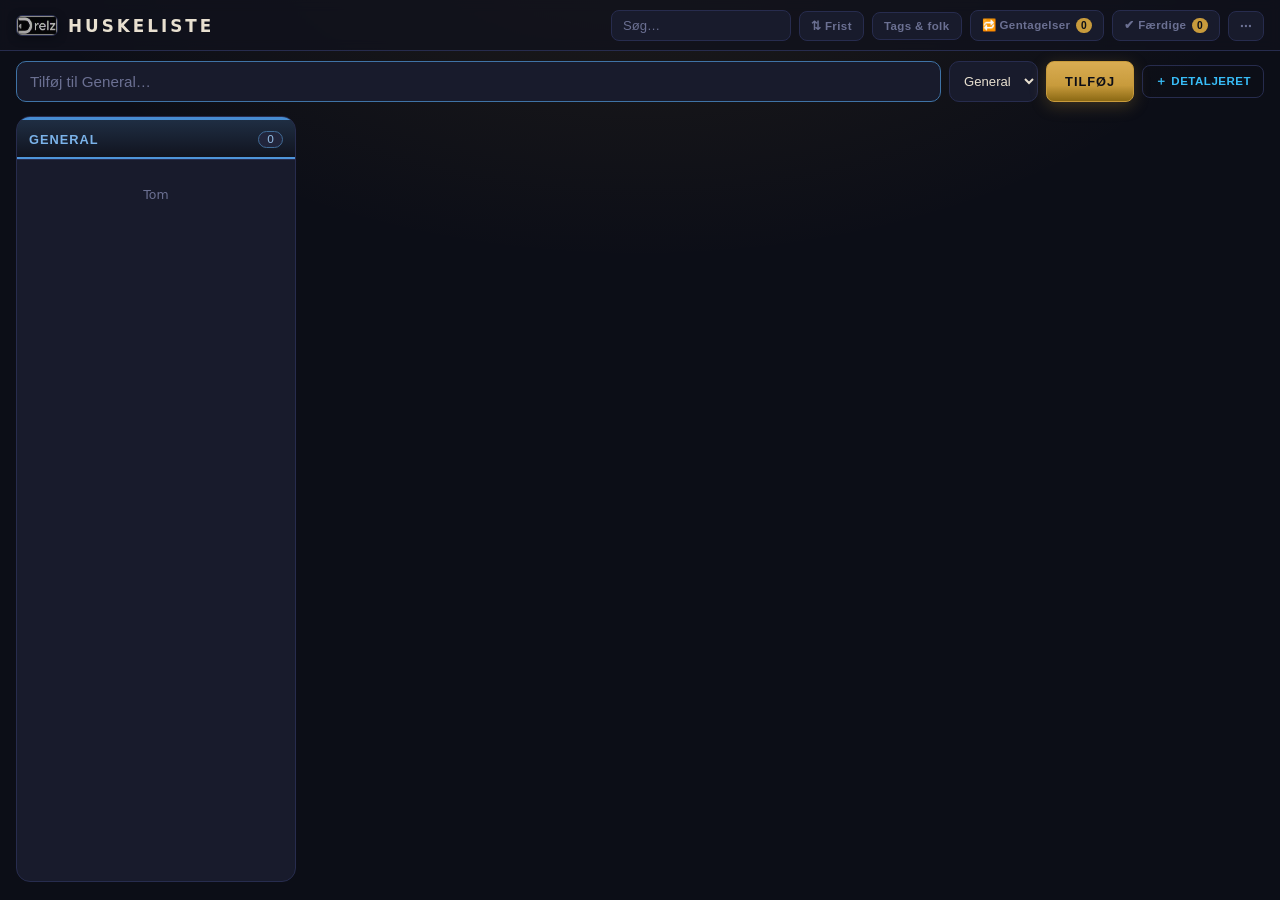
<file: HuskeListe/index.html>
<!DOCTYPE html>
<html lang="da">
<head>
  <meta charset="UTF-8" />
  <meta name="viewport" content="width=device-width, initial-scale=1.0, viewport-fit=cover" />
  <title>HuskeListe</title>
  <meta name="description" content="HuskeListe — en tag-baseret huskeliste med frister, ansvarlige og søgning." />
  <meta name="theme-color" content="#0c0e17" />
  <link rel="icon" href="icon.svg" type="image/svg+xml" />
  <link rel="apple-touch-icon" href="icon.svg" />
  <link rel="manifest" href="manifest.webmanifest" />
  <link rel="stylesheet" href="../shared/style.css" />
  <link rel="stylesheet" href="style.css" />
</head>
<body>
  <header class="topbar">
    <a class="drelz-logo" href="../" title="Front Page"><img src="../drelz-logo.png" alt="Drelz"></a>
    <h1>HuskeListe</h1>
    <div class="top-actions">
      <input id="search" class="search" type="search" placeholder="Søg…" aria-label="Søg i ting" />
      <button id="sortBtn" class="chip-btn" type="button" title="Skift sortering">⇅ <span id="sortLabel">Frist</span></button>
      <button id="manageBtn" class="chip-btn" type="button">Tags &amp; folk</button>
      <button id="repeatBtn" class="chip-btn" type="button">🔁 Gentagelser <span id="repeatCount" class="pill">0</span></button>
      <button id="doneBtn" class="chip-btn" type="button">✔ Færdige <span id="doneCount" class="pill">0</span></button>
      <details class="menu" id="menu">
        <summary class="chip-btn" aria-label="Mere">⋯</summary>
        <div class="menu-pop">
          <button type="button" id="exportBtn">Eksportér</button>
          <button type="button" id="importBtn">Importér</button>
        </div>
      </details>
    </div>
  </header>

  <div class="quick-add">
    <form class="add-row" id="addForm" autocomplete="off">
      <input id="newItem" type="text" placeholder="Tilføj en ting…" maxlength="200" aria-label="Ny ting" />
      <select id="addTag" class="tag-select" aria-label="Vælg tag"></select>
      <button class="btn-accent" type="submit">Tilføj</button>
    </form>
    <button id="detailAddBtn" class="ghost" type="button" title="Tilføj med detaljer">＋ Detaljeret</button>
  </div>

  <main class="board" id="board" aria-label="Tags"></main>

  <input type="file" id="importFile" accept="application/json,.json" hidden />
  <div class="toast" id="toast"></div>

  <!-- Item editor -->
  <div class="overlay" id="editorOverlay">
    <div class="sheet" role="dialog" aria-modal="true" aria-labelledby="editorTitle">
      <div class="sheet-head">
        <h2 id="editorTitle">Redigér</h2>
        <button class="icon-btn" id="editorClose" type="button" aria-label="Luk">✕</button>
      </div>
      <form id="editorForm" class="sheet-body">
        <label class="field"><span>Tekst</span><input id="edText" type="text" maxlength="200" /></label>
        <label class="field"><span>Beskrivelse</span><textarea id="edDesc" rows="3"></textarea></label>
        <div class="field"><span>Tags</span><div class="chip-row" id="edTags"></div></div>
        <div class="field-row">
          <label class="field"><span>Frist</span><input id="edDeadline" type="date" /></label>
          <label class="field"><span>Hvem</span><select id="edAssignee"></select></label>
        </div>
        <div class="field-row">
          <label class="field"><span>Gentagelse</span>
            <select id="edRepeat">
              <option value="">Ingen</option>
              <option value="daily">Dagligt</option>
              <option value="weekly">Ugentligt</option>
              <option value="monthly">Månedligt</option>
              <option value="quarterly">Hvert kvartal</option>
              <option value="yearly">Årligt</option>
            </select>
          </label>
          <label class="field" id="edWeekdayWrap" hidden><span>Ugedag</span>
            <select id="edWeekday"></select>
          </label>
        </div>
        <p class="field-hint" id="edRepeatHint" hidden></p>
        <div class="toggles">
          <label class="check"><input type="checkbox" id="edUrgent" /> <span>Vigtig (vis øverst)</span></label>
        </div>
        <div class="sheet-actions">
          <button class="btn-accent" type="submit">Gem</button>
          <button class="ghost" type="button" id="edComplete">✔ Færdig</button>
          <button class="ghost danger" type="button" id="edDelete">Slet</button>
        </div>
      </form>
    </div>
  </div>

  <!-- Manage tags & people -->
  <div class="overlay" id="manageOverlay">
    <div class="sheet" role="dialog" aria-modal="true" aria-labelledby="manageTitle">
      <div class="sheet-head">
        <h2 id="manageTitle">Tags &amp; personer</h2>
        <button class="icon-btn" id="manageClose" type="button" aria-label="Luk">✕</button>
      </div>
      <div class="sheet-body">
        <h3 class="sheet-sub">Tags</h3>
        <div id="tagList" class="manage-list"></div>
        <div class="manage-add">
          <input id="newTag" type="text" placeholder="Nyt tag…" maxlength="40" />
          <button class="btn-accent" id="addTagBtn" type="button">Tilføj</button>
        </div>

        <h3 class="sheet-sub">Personer</h3>
        <div id="peopleList" class="manage-list"></div>
        <div class="manage-add">
          <input id="newPerson" type="text" placeholder="Ny person…" maxlength="40" />
          <button class="btn-accent" id="addPersonBtn" type="button">Tilføj</button>
        </div>

        <p class="hint-text">Flyt rækkefølgen med ◀ ▶. «General» kan omdøbes, men ikke slettes.</p>
      </div>
    </div>
  </div>

  <!-- Recurring tracker -->
  <div class="overlay" id="repeatOverlay">
    <div class="sheet" role="dialog" aria-modal="true" aria-labelledby="repeatTitle">
      <div class="sheet-head">
        <h2 id="repeatTitle">Gentagelser</h2>
        <button class="icon-btn" id="repeatClose" type="button" aria-label="Luk">✕</button>
      </div>
      <div class="sheet-body">
        <label class="check show-done"><input type="checkbox" id="repeatShowDone" /> <span>Vis færdige</span></label>
        <div id="repeatList"></div>
      </div>
    </div>
  </div>

  <!-- Done archive -->
  <div class="overlay" id="doneOverlay">
    <div class="sheet" role="dialog" aria-modal="true" aria-labelledby="doneTitle">
      <div class="sheet-head">
        <h2 id="doneTitle">Færdige</h2>
        <button class="icon-btn" id="doneClose" type="button" aria-label="Luk">✕</button>
      </div>
      <div class="sheet-body">
        <div id="doneList"></div>
      </div>
    </div>
  </div>

  <script src="app.js"></script>
</body>
</html>
</file>
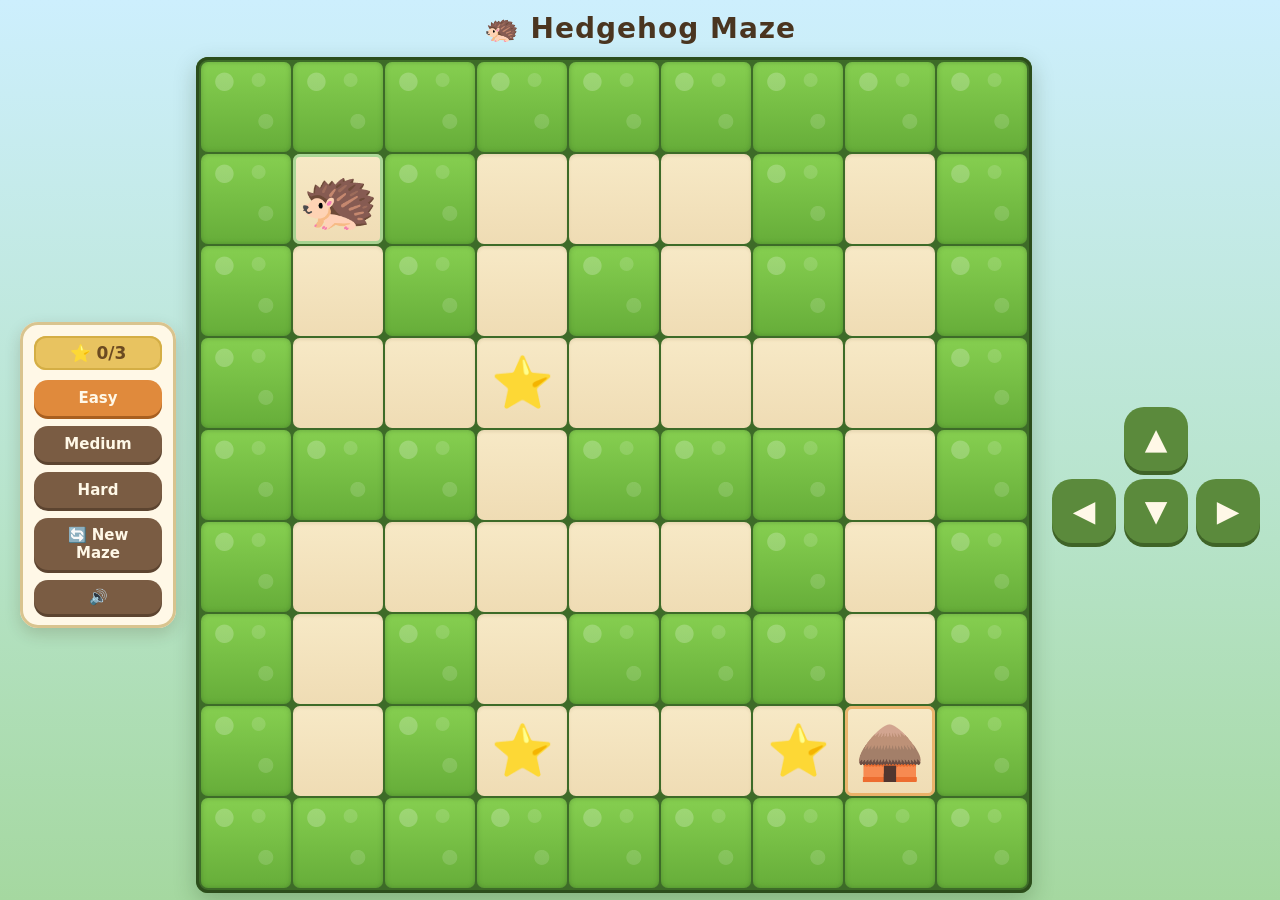
<file: Maze/index.html>
<!DOCTYPE html>
<html lang="en">
<head>
<meta charset="UTF-8">
<meta name="viewport" content="width=device-width, initial-scale=1.0, user-scalable=no">
<title>Hedgehog Maze</title>
<style>
  * { box-sizing: border-box; margin: 0; padding: 0; -webkit-tap-highlight-color: transparent; }
  html, body { height: 100%; }
  body {
    font-family: "Segoe UI", system-ui, sans-serif;
    background: linear-gradient(#cdeffd 0%, #b6e3c8 60%, #a5d8a0 100%);
    display: flex; flex-direction: column; align-items: center;
    padding: 12px 10px; min-height: 100vh; overflow: hidden;
  }
  .wrap { display: flex; flex-direction: column; align-items: center; gap: 10px; max-width: 640px; width: 100%; }

  header { text-align: center; margin-bottom: 2px; }
  h1 { font-size: clamp(20px, 4.5vw, 28px); color: #4a3520; letter-spacing: 1px; }
  button {
    font-family: inherit; font-size: 15px; font-weight: 700;
    border: none; border-radius: 14px; cursor: pointer;
    background: #7a5c43; color: #fff8e7; padding: 8px 14px;
    box-shadow: 0 3px 0 #5c4430;
    transition: transform .06s ease, box-shadow .06s ease;
  }
  button:active { transform: translateY(3px); box-shadow: 0 0 0 #5c4430; }
  button.active { background: #e08a3c; box-shadow: 0 3px 0 #a85f1f; }
  .star-pill {
    background: #e8c360; color: #6b4a21; font-weight: 800; font-size: 17px;
    padding: 7px 10px; border-radius: 12px; text-align: center;
    box-shadow: inset 0 0 0 2px #d4ae45;
  }
  #soundBtn, #newBtn { font-size: 15px; }
  button.data-size { padding: 9px 10px; }

  .panel {
    background: #fff8e7; border-radius: 18px; padding: 14px;
    box-shadow: inset 0 0 0 3px #d9c48f, 0 6px 16px rgba(60, 40, 10, .18);
    display: flex; flex-direction: column; gap: 10px; align-items: stretch;
    width: clamp(128px, 20vw, 156px);
    align-self: center;
  }
  .panel .star-pill { width: 100%; }

  .board-holder { position: relative; }
  .grid {
    display: grid; background: #3d6b28; border-radius: 12px;
    padding: 5px; gap: 2px;
    box-shadow: inset 0 0 0 3px #2c4d1b, 0 8px 22px rgba(30, 60, 20, .25);
  }
  .tile {
    border-radius: 7px; position: relative;
    display: flex; align-items: center; justify-content: center;
  }
  .tile.grass {
    background:
      radial-gradient(circle at 26% 22%, rgba(255,255,255,.22) 0 9%, transparent 10%),
      radial-gradient(circle at 72% 66%, rgba(255,255,255,.14) 0 8%, transparent 9%),
      radial-gradient(circle at 64% 20%, rgba(255,255,255,.14) 0 7%, transparent 8%),
      linear-gradient(#86cf50, #66ad39);
    box-shadow: inset 0 0 5px rgba(38, 84, 22, .35);
  }
  .tile.path {
    background: linear-gradient(#f7e9c6, #efdcb4);
    box-shadow: inset 0 2px 3px rgba(120, 90, 40, .12);
  }
  .tile.goal { box-shadow: inset 0 0 0 3px rgba(232, 165, 82, .75); }
  .tile.start { box-shadow: inset 0 0 0 3px rgba(120, 205, 120, .6); }
  .tile-emoji { font-size: calc(var(--cell) * .56); line-height: 1; z-index: 1; }
  .tile-emoji.goal-emoji { font-size: calc(var(--cell) * .62); }
  .star-item { animation: pop .3s ease; }
  @keyframes pop { 0% { transform: scale(0); } 70% { transform: scale(1.3); } 100% { transform: scale(1); } }
  .star-item.collected { animation: collect .45s ease forwards; }
  @keyframes collect { 0% { transform: scale(1); opacity: 1; } 100% { transform: scale(0) rotate(180deg); opacity: 0; } }

  #player {
    position: absolute; z-index: 5; pointer-events: none;
    display: flex; align-items: center; justify-content: center;
    transition: left .18s ease, top .18s ease;
    will-change: left, top;
    font-size: calc(var(--cell) * .72); line-height: 1;
  }
  #player.bump { animation: bump .18s ease; }
  #sprite { display: block; transition: transform .15s ease; }
  @keyframes bump { 0%,100% { transform: translate(0,0); } 25% { transform: translate(-7%,0); } 75% { transform: translate(6%,0); } }

  .game-row { display: flex; align-items: center; justify-content: center; gap: clamp(10px, 2vw, 20px); }
  .pad {
    display: grid; grid-template-columns: repeat(3, var(--padbtn, 60px));
    grid-template-rows: repeat(2, var(--padbtn, 60px)); gap: 8px;
    align-self: center;
  }
  .pad button {
    font-size: calc(var(--padbtn, 60px) * .46); padding: 0;
    border-radius: 20px; background: #5b8a3c; box-shadow: 0 4px 0 #3f6427;
    display: flex; align-items: center; justify-content: center;
  }
  .pad button:active { transform: translateY(4px); box-shadow: 0 0 0 #3f6427; }
  .pad .up { grid-column: 2; grid-row: 1; }
  .pad .l { grid-column: 1; grid-row: 2; }
  .pad .d { grid-column: 2; grid-row: 2; }
  .pad .r { grid-column: 3; grid-row: 2; }

  .overlay {
    position: fixed; inset: 0; background: rgba(60, 40, 20, .55);
    display: none; align-items: center; justify-content: center; z-index: 50; opacity: 0;
    transition: opacity .25s ease;
  }
  .overlay.show { display: flex; opacity: 1; }
  .card {
    background: #fff8e7; border-radius: 22px; padding: 26px 30px; text-align: center;
    box-shadow: 0 10px 40px rgba(0,0,0,.35); border: 3px solid #8d6e63;
    transform: scale(.8); transition: transform .25s ease; max-width: 90vw;
  }
  .overlay.show .card { transform: scale(1); }
  .card h2 { font-size: clamp(30px, 8vw, 44px); color: #7a5c43; margin-bottom: 6px; }
  .card .score { font-size: 22px; color: #4a3520; font-weight: 800; margin: 8px 0 18px; }
  .card .btn-row { display: flex; gap: 10px; justify-content: center; flex-wrap: wrap; }

  .confetti { position: fixed; top: -20px; width: 10px; height: 16px; z-index: 60; pointer-events: none; border-radius: 2px; }
</style>
</head>
<body>
<div class="wrap">
  <header>
    <h1>🦔 Hedgehog Maze</h1>
  </header>

  <div class="game-row">
    <div class="panel" id="diffRow">
      <span class="star-pill">⭐ <span id="have">0</span>/<span id="total">0</span></span>
      <button class="data-size active" data-size="9">Easy</button>
      <button class="data-size" data-size="11">Medium</button>
      <button class="data-size" data-size="13">Hard</button>
      <button id="newBtn">🔄 New Maze</button>
      <button id="soundBtn">🔊</button>
    </div>
    <div class="board-holder" id="holder">
      <div class="grid" id="grid"></div>
      <div id="player"><span id="sprite">🦔</span></div>
    </div>
    <div class="pad" id="pad">
      <button class="up" data-dir="up">▲</button>
      <button class="l" data-dir="left">◀</button>
      <button class="d" data-dir="down">▼</button>
      <button class="r" data-dir="right">▶</button>
    </div>
  </div>
</div>

<div class="overlay" id="winOverlay">
  <div class="card">
    <h2>YAY! 🎉</h2>
    <div class="score">You found your way home!<br>⭐ <span id="finalStars">0</span> stars</div>
    <div class="btn-row">
      <button id="againBtn">🔄 New Maze</button>
      <button id="stayBtn">Keep Exploring</button>
    </div>
  </div>
</div>

<script>
(function () {
  "use strict";

  var GRASS = 1, PATH = 0;
  var GAP = 2, PAD = 5;
  var SIZES = { "9": 9, "11": 11, "13": 13 };
  var LOOP_CHANCE = 0.25;

  var state = {
    rows: 9, cols: 9, pw: 4, ph: 4,
    cell: 0, step: 0, r: 0, c: 0,
    startR: 1, startC: 1, goalR: 7, goalC: 7,
    world: null, stars: {}, starTotal: 0, starHave: 0
  };
  var muted = false;
  var audioCtx = null;
  var facingRight = false;

  var gridEl = document.getElementById("grid");
  var holderEl = document.getElementById("holder");
  var playerEl = document.getElementById("player");
  var spriteEl = document.getElementById("sprite");
  var panelEl = document.getElementById("diffRow");
  var padEl = document.getElementById("pad");
  var haveEl = document.getElementById("have");
  var totalEl = document.getElementById("total");
  var winOverlay = document.getElementById("winOverlay");
  var finalStarsEl = document.getElementById("finalStars");

  function ensureAudio() {
    if (!audioCtx) {
      try { audioCtx = new (window.AudioContext || window.webkitAudioContext)(); }
      catch (e) { audioCtx = null; }
    }
    if (audioCtx && audioCtx.state === "suspended") audioCtx.resume().catch(function () {});
  }

  function beep(freq, delay, dur, type, vol) {
    if (muted || !audioCtx) return;
    var t0 = audioCtx.currentTime + delay;
    var osc = audioCtx.createOscillator();
    var gain = audioCtx.createGain();
    osc.type = type || "sine";
    osc.frequency.value = freq;
    gain.gain.setValueAtTime(0, t0);
    gain.gain.linearRampToValueAtTime(vol || 0.25, t0 + 0.01);
    gain.gain.exponentialRampToValueAtTime(0.0001, t0 + dur);
    osc.connect(gain); gain.connect(audioCtx.destination);
    osc.start(t0); osc.stop(t0 + dur + 0.02);
  }

  function sStar() { beep(880, 0, .09, "sine", .22); beep(1318, .1, .14, "sine", .22); }
  function sWall() { beep(150, 0, .08, "square", .1); }
  function sMove() { beep(340, 0, .03, "sine", .05); }
  function sWin() { [523, 659, 784, 1046].forEach(function (f, i) { beep(f, i * 0.14, .22, "sine", .22); }); }
  function sClick() { beep(500, 0, .05, "sine", .12); }

  function makeMaze(rows, cols) {
    var m = [];
    var r, c;
    for (r = 0; r < rows; r++) {
      m.push([]);
      for (c = 0; c < cols; c++) m[r].push({ n: 1, e: 1, s: 1, w: 1, v: 0 });
    }
    var DIRS = { n: [-1, 0, "s"], e: [0, 1, "w"], s: [1, 0, "n"], w: [0, -1, "e"] };
    var order = ["n", "e", "s", "w"];
    var stack = [[0, 0]];
    m[0][0].v = 1;
    while (stack.length) {
      var cur = stack[stack.length - 1];
      var rr = cur[0], cc = cur[1];
      var nb = order.slice();
      for (var i = nb.length - 1; i > 0; i--) { var j = Math.floor(Math.random() * (i + 1)); var t = nb[i]; nb[i] = nb[j]; nb[j] = t; }
      var moved = false;
      for (i = 0; i < nb.length; i++) {
        var d = nb[i], dref = DIRS[d];
        var nr = rr + dref[0], nc = cc + dref[1];
        if (nr < 0 || nr >= rows || nc < 0 || nc >= cols || m[nr][nc].v) continue;
        m[rr][cc][d] = 0;
        m[nr][nc][dref[2]] = 0;
        m[nr][nc].v = 1;
        stack.push([nr, nc]);
        moved = true;
        break;
      }
      if (!moved) stack.pop();
    }
    return m;
  }

  function addLoops(maze, rows, cols, chance) {
    for (var r = 0; r < rows; r++) {
      for (var c = 0; c < cols; c++) {
        if (c < cols - 1 && maze[r][c].e === 1 && Math.random() < chance) {
          maze[r][c].e = 0;
          maze[r][c + 1].w = 0;
        }
        if (r < rows - 1 && maze[r][c].s === 1 && Math.random() < chance) {
          maze[r][c].s = 0;
          maze[r + 1][c].n = 0;
        }
      }
    }
  }

  function computeCell() {
    var padBtn = Math.round(Math.min(64, Math.max(46, Math.min(window.innerWidth * 0.055, 64))));
    document.documentElement.style.setProperty("--padbtn", padBtn + "px");
    var panelW = panelEl.offsetWidth || 140;
    var padW = padEl.offsetWidth || 196;
    var availW = Math.min(window.innerWidth - 20 - panelW - padW - 48, 1100);
    var availH = window.innerHeight - 64;
    var avail = Math.max(160, Math.min(availW, availH));
    var inner = avail - 2 * PAD - (state.cols - 1) * GAP;
    var cell = Math.floor(inner / state.cols);
    if (cell < 16) cell = 16;
    if (cell > 160) cell = 160;
    return cell;
  }

  function buildWorld() {
    var cols = state.cols, rows = state.rows;
    state.pw = Math.floor((cols - 1) / 2);
    state.ph = Math.floor((rows - 1) / 2);

    var maze = makeMaze(state.ph, state.pw);
    addLoops(maze, state.ph, state.pw, LOOP_CHANCE);

    var world = [];
    for (var r = 0; r < rows; r++) {
      world.push(new Array(cols).fill(GRASS));
    }
    for (var pr = 0; pr < state.ph; pr++) {
      for (var pc = 0; pc < state.pw; pc++) {
        var wr = 1 + 2 * pr, wc = 1 + 2 * pc;
        world[wr][wc] = PATH;
        if (maze[pr][pc].e === 0) world[wr][wc + 1] = PATH;
        if (maze[pr][pc].s === 0) world[wr + 1][wc] = PATH;
      }
    }
    state.world = world;
    state.startR = 1; state.startC = 1;
    state.goalR = 1 + 2 * (state.ph - 1);
    state.goalC = 1 + 2 * (state.pw - 1);
    state.r = state.startR; state.c = state.startC;
  }

  function placeStars() {
    var pathCells = [];
    for (var r = 0; r < state.rows; r++) {
      for (var c = 0; c < state.cols; c++) {
        if (state.world[r][c] === PATH) pathCells.push(r * state.cols + c);
      }
    }
    for (var i = pathCells.length - 1; i > 0; i--) {
      var j = Math.floor(Math.random() * (i + 1));
      var t = pathCells[i]; pathCells[i] = pathCells[j]; pathCells[j] = t;
    }
    var startIdx = state.startR * state.cols + state.startC;
    var goalIdx = state.goalR * state.cols + state.goalC;
    var target = state.pw * state.ph <= 16 ? 3 : state.pw * state.ph <= 25 ? 4 : 6;

    state.stars = {};
    var placed = 0;
    for (i = 0; i < pathCells.length && placed < target; i++) {
      var p = pathCells[i];
      if (p === startIdx || p === goalIdx) continue;
      state.stars[p] = true;
      placed++;
    }
    state.starTotal = placed;
    state.starHave = 0;
  }

  function buildBoard() {
    buildWorld();
    placeStars();
    state.cell = computeCell();
    state.step = state.cell + GAP;

    var cols = state.cols, rows = state.rows;
    gridEl.style.gridTemplateColumns = "repeat(" + cols + ", " + state.cell + "px)";
    gridEl.style.gridTemplateRows = "repeat(" + rows + ", " + state.cell + "px)";
    var boardW = cols * state.cell + (cols - 1) * GAP + 2 * PAD;
    var boardH = rows * state.cell + (rows - 1) * GAP + 2 * PAD;
    holderEl.style.width = boardW + "px";
    holderEl.style.height = boardH + "px";
    holderEl.style.setProperty("--cell", state.cell + "px");
    playerEl.style.width = state.cell + "px";
    playerEl.style.height = state.cell + "px";
    playerEl.style.transition = "none";
    facingRight = false;
    applyFacing();
    positionPlayer(true);

    gridEl.innerHTML = "";
    for (var r = 0; r < rows; r++) {
      for (var c = 0; c < cols; c++) {
        var tile = document.createElement("div");
        tile.className = state.world[r][c] === GRASS ? "tile grass" : "tile path";

        var idx = r * cols + c;
        if (idx === startIdx()) tile.classList.add("start");
        if (idx === goalIdx()) {
          tile.classList.add("goal");
          var goalEmoji = document.createElement("div");
          goalEmoji.className = "tile-emoji goal-emoji";
          goalEmoji.textContent = "🛖";
          tile.appendChild(goalEmoji);
        }
        if (state.stars[idx]) {
          var star = document.createElement("div");
          star.className = "tile-emoji star-item";
          star.textContent = "⭐";
          star.dataset.idx = idx;
          tile.appendChild(star);
        }
        gridEl.appendChild(tile);
      }
    }

    haveEl.textContent = "0";
    totalEl.textContent = state.starTotal;
    requestAnimationFrame(function () { playerEl.style.transition = "left .18s ease, top .18s ease"; });
  }

  function startIdx() { return state.startR * state.cols + state.startC; }
  function goalIdx() { return state.goalR * state.cols + state.goalC; }

  function positionPlayer(instant) {
    var left = state.c * state.step + PAD;
    var top = state.r * state.step + PAD;
    if (instant) { playerEl.style.transition = "none"; }
    playerEl.style.left = left + "px";
    playerEl.style.top = top + "px";
    if (instant) { requestAnimationFrame(function () { playerEl.style.transition = "left .18s ease, top .18s ease"; }); }
  }

  var moveBy = { up: [-1, 0], right: [0, 1], down: [1, 0], left: [0, -1] };

  function isOpen(r, c) {
    return state.world[r][c] === PATH;
  }

  function applyFacing() {
    spriteEl.style.transform = facingRight ? "scaleX(-1)" : "scaleX(1)";
  }

  function faceDirection(dir) {
    if (dir === "right") facingRight = true;
    else if (dir === "left") facingRight = false;
    else facingRight = !facingRight;
    applyFacing();
  }

  function move(dir) {
    if (winOverlay.classList.contains("show")) return;
    ensureAudio();
    var d = moveBy[dir];
    var nr = state.r + d[0], nc = state.c + d[1];
    if (nr < 0 || nr >= state.rows || nc < 0 || nc >= state.cols || !isOpen(nr, nc)) {
      playerEl.classList.remove("bump");
      void playerEl.offsetWidth;
      playerEl.classList.add("bump");
      sWall();
      return;
    }
    state.r = nr; state.c = nc;
    positionPlayer(false);
    sMove();

    var idx = nr * state.cols + nc;
    if (state.stars[idx]) {
      delete state.stars[idx];
      state.starHave++;
      haveEl.textContent = state.starHave;
      sStar();
      var starEl = gridEl.querySelector('.star-item[data-idx="' + idx + '"]');
      if (starEl) starEl.classList.add("collected");
    }

    if (idx === goalIdx()) {
      setTimeout(win, 300);
    }
  }

  function win() {
    finalStarsEl.textContent = state.starHave;
    sWin();
    winOverlay.classList.add("show");
    setTimeout(confetti, 200);
  }

  function confetti() {
    var colors = ["#ff8fa3", "#ffd166", "#06d6a0", "#8ecae6", "#c77dff", "#ffb703", "#ef476f"];
    for (var i = 0; i < 90; i++) {
      var el = document.createElement("div");
      el.className = "confetti";
      el.style.left = (Math.random() * 100) + "vw";
      el.style.background = colors[Math.floor(Math.random() * colors.length)];
      el.style.animation = "fall " + (2 + Math.random() * 3) + "s " + (Math.random() * 1.5) + "s ease-in forwards";
      document.body.appendChild(el);
      (function (e) { setTimeout(function () { e.remove(); }, 6000); })(el);
    }
  }
  var confettiKey = document.createElement("style");
  confettiKey.textContent = "@keyframes fall { 0% { transform: translateY(-20px) rotate(0deg); opacity: 1; } 100% { transform: translateY(115vh) rotate(760deg); opacity: .2; } }";
  document.head.appendChild(confettiKey);

  document.addEventListener("keydown", function (e) {
    var map = { ArrowUp: "up", ArrowRight: "right", ArrowDown: "down", ArrowLeft: "left" };
    if (map[e.key]) { e.preventDefault(); move(map[e.key]); }
  });

  padEl.addEventListener("pointerdown", function (e) {
    var btn = e.target.closest("button[data-dir]");
    if (btn) { e.preventDefault(); move(btn.dataset.dir); }
  });

  document.getElementById("newBtn").addEventListener("click", function () { sClick(); buildBoard(); });
  document.getElementById("againBtn").addEventListener("click", function () { winOverlay.classList.remove("show"); sClick(); buildBoard(); });
  document.getElementById("stayBtn").addEventListener("click", function () { winOverlay.classList.remove("show"); sClick(); });

  document.getElementById("soundBtn").addEventListener("click", function () {
    ensureAudio();
    muted = !muted;
    this.textContent = muted ? "🔇" : "🔊";
    if (!muted) sClick();
  });

  document.getElementById("diffRow").addEventListener("click", function (e) {
    var btn = e.target.closest("button[data-size]");
    if (!btn) return;
    sClick();
    state.rows = state.cols = SIZES[btn.dataset.size];
    document.querySelectorAll("#diffRow button").forEach(function (b) { b.classList.remove("active"); });
    btn.classList.add("active");
    winOverlay.classList.remove("show");
    buildBoard();
  });

  window.addEventListener("resize", function () { buildBoard(); });
  window.addEventListener("load", function () { buildBoard(); });
})();
</script>
</body>
</html>
</file>
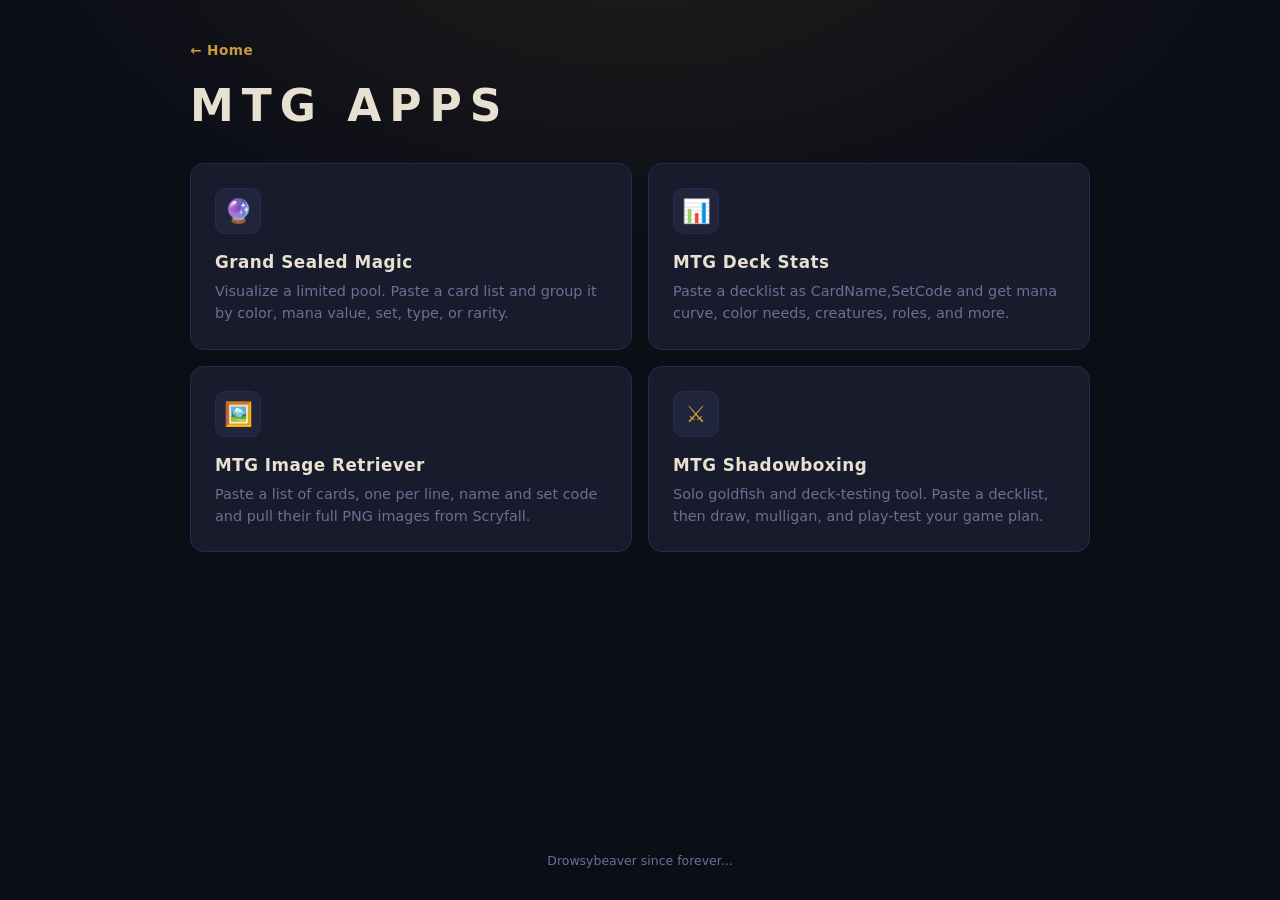
<file: Mtg-Apps/index.html>
<!DOCTYPE html>
<html lang="en">
<head>
<meta charset="UTF-8">
<meta name="viewport" content="width=device-width, initial-scale=1.0">
<title>MTG Apps | Drelz</title>
<link rel="stylesheet" href="../shared/style.css">
<style>
  body{
    min-height:100vh;
    background:
      radial-gradient(ellipse 900px 500px at 50% -10%, rgba(200,155,60,.10), transparent 70%),
      var(--bg);
    color:var(--text);
    font-family:"Segoe UI",system-ui,-apple-system,sans-serif;
    display:flex;
    flex-direction:column;
    align-items:center;
    padding:40px 20px 32px;
  }
  header{
    width:100%;
    max-width:900px;
    margin-bottom:32px;
  }
  .back-link{
    display:inline-block;
    margin-bottom:22px;
    color:var(--accent);
    font-size:.85rem;
    font-weight:600;
    letter-spacing:.5px;
    text-decoration:none;
  }
  .back-link:hover{text-decoration:underline}
  h1{
    margin:0;
    font-size:clamp(2rem,5vw,2.75rem);
    font-weight:700;
    letter-spacing:8px;
    text-transform:uppercase;
  }
  .apps{
    width:100%;
    max-width:900px;
    display:grid;
    grid-template-columns:repeat(2,minmax(0,1fr));
    gap:16px;
  }
  .app-card{
    min-height:180px;
    padding:24px;
    display:flex;
    flex-direction:column;
    justify-content:center;
    background:var(--surface);
    border:1px solid var(--border);
    border-radius:14px;
    color:var(--text);
    text-decoration:none;
    transition:border-color .15s,box-shadow .15s,transform .15s,background .15s;
  }
  .app-card:hover{
    transform:translateY(-2px);
    border-color:var(--accent);
    background:var(--surface2);
    box-shadow:0 8px 24px rgba(0,0,0,.45);
  }
  .app-card:focus-visible{
    outline:3px solid var(--accent);
    outline-offset:3px;
  }
  .app-mark{
    width:46px;
    height:46px;
    margin-bottom:18px;
    display:flex;
    align-items:center;
    justify-content:center;
    border:1px solid var(--border);
    border-radius:10px;
    background:var(--surface2);
    color:var(--accent);
    font-size:1.45rem;
    line-height:1;
  }
  .app-card h2{
    margin:0 0 8px;
    font-size:1.05rem;
    font-weight:600;
    letter-spacing:.5px;
  }
  .app-card p{
    color:var(--muted);
    font-size:.9rem;
    line-height:1.55;
  }
  footer{
    margin-top:auto;
    padding-top:48px;
    color:var(--muted);
    font-size:.78rem;
    text-align:center;
  }
  @media(max-width:640px){
    body{padding-top:28px}
    header{margin-bottom:26px}
    .apps{grid-template-columns:1fr}
    h1{letter-spacing:5px}
  }
</style>
</head>
<body>
  <header>
    <a class="back-link" href="../index.html">&larr; Home</a>
    <h1>MTG Apps</h1>
  </header>

  <main class="apps">
    <a class="app-card" href="../Grand-Sealed-Magic/">
      <span class="app-mark" aria-hidden="true">🔮</span>
      <h2>Grand Sealed Magic</h2>
      <p>Visualize a limited pool. Paste a card list and group it by color, mana value, set, type, or rarity.</p>
    </a>

    <a class="app-card" href="../Mtg-Deck-Stats/">
      <span class="app-mark" aria-hidden="true">📊</span>
      <h2>MTG Deck Stats</h2>
      <p>Paste a decklist as CardName,SetCode and get mana curve, color needs, creatures, roles, and more.</p>
    </a>

    <a class="app-card" href="../Mtg-Image-Retriever/">
      <span class="app-mark" aria-hidden="true">🖼️</span>
      <h2>MTG Image Retriever</h2>
      <p>Paste a list of cards, one per line, name and set code and pull their full PNG images from Scryfall.</p>
    </a>

    <a class="app-card" href="../Mtg-Shadowboxing/">
      <span class="app-mark" aria-hidden="true">⚔️</span>
      <h2>MTG Shadowboxing</h2>
      <p>Solo goldfish and deck-testing tool. Paste a decklist, then draw, mulligan, and play-test your game plan.</p>
    </a>
  </main>

  <footer>Drowsybeaver since forever...</footer>
</body>
</html>
</file>
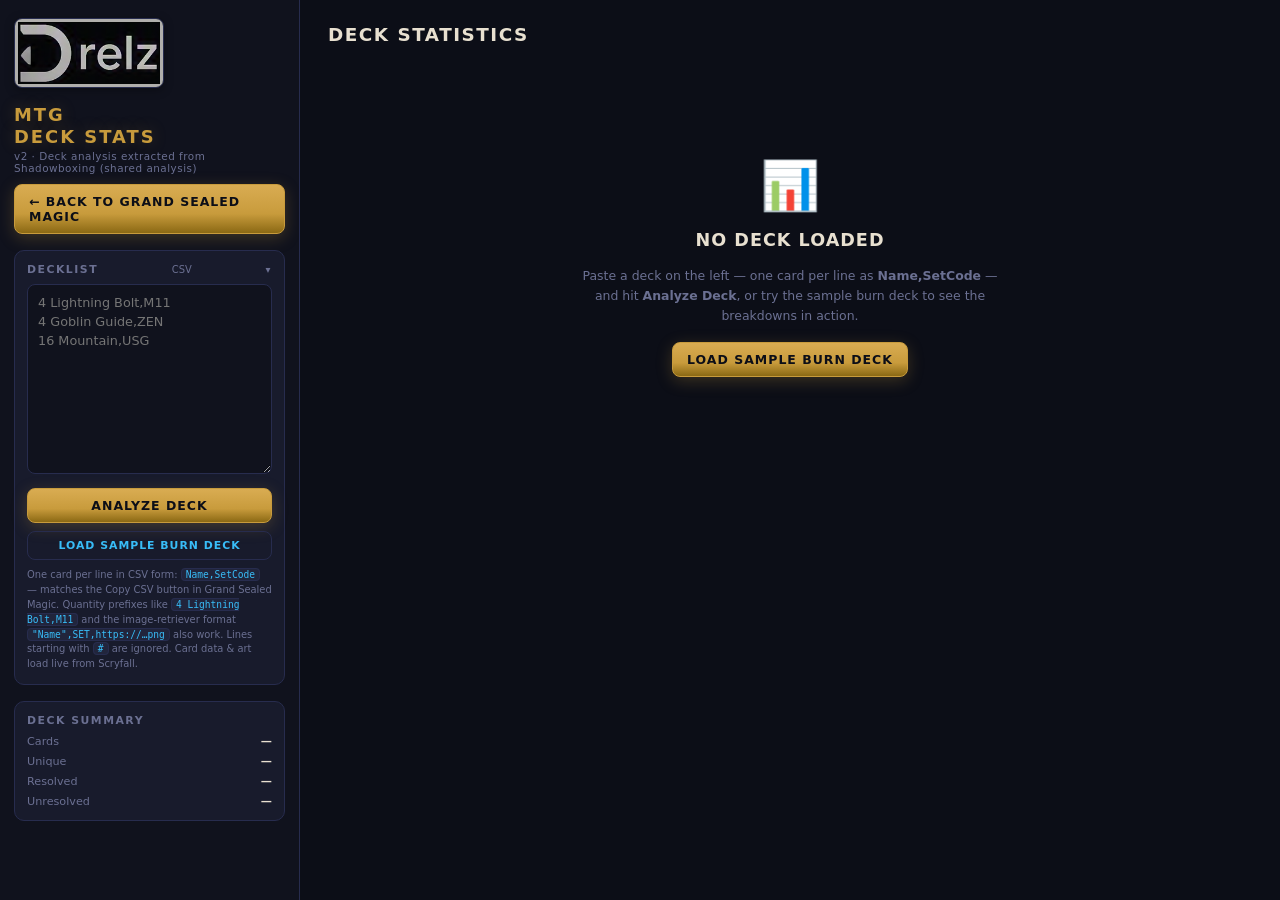
<file: Mtg-Deck-Stats/index.html>
<!DOCTYPE html>
<html lang="en">
<head>
  <meta charset="UTF-8" />
  <meta name="viewport" content="width=device-width, initial-scale=1.0" />
  <meta name="build-cache-bust" content="2026-09-18" />
  <title>MTG Deck Stats</title>
  <link rel="icon" href="data:image/svg+xml,%3Csvg xmlns='http://www.w3.org/2000/svg' viewBox='0 0 100 100'%3E%3Ctext y='0.9em' font-size='90'%3E%F0%9F%93%8A%3C/text%3E%3C/svg%3E">
  <link rel="stylesheet" href="../shared/style.css">
  <style>
    *, *::before, *::after { box-sizing: border-box; margin: 0; padding: 0; }

    /* Base palette (dark + light) comes from ../shared/style.css. */

    :root {
      --card-w-thumb: 154px;
      --card-h-thumb: 215px;
      --radius: 10px;
    }

    body {
      font-family: 'Segoe UI', system-ui, -apple-system, sans-serif;
      background: var(--bg);
      color: var(--text);
      display: flex;
      height: 100vh;
      overflow: hidden;
    }

    ::-webkit-scrollbar { width: 10px; height: 10px; }
    ::-webkit-scrollbar-track { background: var(--bg); }
    ::-webkit-scrollbar-thumb { background: var(--border); border-radius: 6px; }
    ::-webkit-scrollbar-thumb:hover { background: var(--surface2); }

    button { font-family: inherit; cursor: pointer; }
    input, textarea { font-family: inherit; }

    /* ── SIDEBAR ─────────────────────────────────────────────── */

    .sidebar {
      width: 300px;
      flex-shrink: 0;
      background: var(--sidebar-bg);
      border-right: 1px solid var(--border);
      display: flex;
      flex-direction: column;
      overflow-y: auto;
      padding: 18px 14px 20px;
      gap: 16px;
    }

    .app-title h1 {
      font-size: 1.12rem;
      font-weight: 800;
      letter-spacing: 2px;
      text-transform: uppercase;
      color: var(--accent);
      text-shadow: 0 0 16px var(--accent-glow);
      line-height: 1.2;
    }
    .app-title p {
      color: var(--muted);
      font-size: 0.65rem;
      margin-top: 3px;
      letter-spacing: 0.5px;
    }
    .app-title .home-link {
      display: inline-block;
      margin-top: 8px;
      font-size: 0.6rem;
      font-weight: 600;
      letter-spacing: 0.8px;
      text-transform: uppercase;
      color: var(--accent);
      text-decoration: none;
      border: 1px solid var(--border);
      border-radius: 4px;
      padding: 2px 8px;
      background: rgba(0, 0, 0, 0.2);
    }
    .app-title .home-link:hover { border-color: var(--accent); }

    .panel {
      background: var(--surface);
      border: 1px solid var(--border);
      border-radius: var(--radius);
      padding: 12px;
    }

    .panel h2 {
      font-size: 0.68rem;
      font-weight: 700;
      letter-spacing: 1.5px;
      text-transform: uppercase;
      color: var(--muted);
      margin-bottom: 8px;
      display: flex;
      align-items: center;
      gap: 6px;
    }

    .panel summary {
      font-size: 0.68rem;
      font-weight: 700;
      letter-spacing: 1.5px;
      text-transform: uppercase;
      color: var(--muted);
      margin-bottom: 8px;
      display: flex;
      align-items: center;
      gap: 6px;
      cursor: pointer;
      user-select: none;
      list-style: none;
    }
    .panel summary::-webkit-details-marker {
      display: none;
    }
    .panel summary::after {
      content: '▸';
      margin-left: auto;
      font-size: 0.62rem;
      color: var(--muted);
      transition: transform 0.15s;
    }
    .panel[open] summary::after {
      content: '▾';
    }
    .panel summary .hint {
      margin-left: auto;
      font-weight: 400;
      letter-spacing: 0;
      text-transform: none;
      color: var(--muted);
      font-size: 0.62rem;
    }

    #deckText {
      width: 100%;
      height: 190px;
      resize: vertical;
      background: var(--sidebar-bg);
      border: 1px solid var(--border);
      border-radius: 8px;
      color: var(--text);
      font-size: 0.8rem;
      line-height: 1.5;
      padding: 8px 10px;
      outline: none;
      transition: border-color 0.15s, box-shadow 0.15s;
    }
    #deckText:focus {
      border-color: var(--accent);
      box-shadow: 0 0 0 1px var(--accent-glow);
    }

    .btn {
      display: inline-flex;
      align-items: center;
      justify-content: center;
      gap: 7px;
      padding: 9px 14px;
      font-size: 0.78rem;
      font-weight: 700;
      letter-spacing: 1px;
      text-transform: uppercase;
      color: #0c0e17;
      background: linear-gradient(180deg, #d9ac52, var(--accent) 60%, var(--accent2));
      border: 1px solid var(--accent);
      border-radius: 8px;
      box-shadow: 0 4px 16px var(--accent-glow);
      transition: transform 0.12s, box-shadow 0.12s;
    }
    .btn:hover { transform: translateY(-1px); box-shadow: 0 8px 22px rgba(200, 155, 60, 0.4); }
    .btn:active { transform: translateY(0); }
    .btn:disabled { opacity: 0.5; cursor: not-allowed; transform: none; }
    .btn.full { width: 100%; }
    a.btn { text-decoration: none; }

    .btn.ghost {
      color: var(--compare);
      background: transparent;
      border: 1px solid var(--border);
      box-shadow: none;
      font-size: 0.68rem;
      padding: 7px 10px;
    }
    .btn.ghost:hover { border-color: var(--compare); box-shadow: 0 0 0 1px var(--compare-glow); }

    .hint-text { font-size: 0.62rem; color: var(--muted); line-height: 1.5; margin-top: 8px; }
    .hint-text code {
      background: var(--surface2);
      border: 1px solid var(--border);
      border-radius: 4px;
      padding: 0 4px;
      color: var(--compare);
      font-size: 0.6rem;
    }

    .stats { display: flex; flex-direction: column; gap: 7px; }
    .stat-row { display: flex; align-items: center; gap: 8px; font-size: 0.7rem; color: var(--muted); }
    .stat-row strong { color: var(--text); font-weight: 700; margin-left: auto; }

    .divider { height: 1px; background: var(--border); }

    .field label {
      display: block;
      font-size: 0.66rem;
      font-weight: 700;
      letter-spacing: 1px;
      text-transform: uppercase;
      color: var(--muted);
      margin-bottom: 6px;
    }

    /* ── MAIN AREA ───────────────────────────────────────────── */

    .main {
      flex: 1;
      overflow-y: auto;
      position: relative;
    }

    .main-inner {
      position: relative;
      z-index: 1;
      margin: 0 auto;
      padding: 24px 28px 60px;
      max-width: 1200px;
    }

    .topbar {
      display: flex;
      align-items: center;
      gap: 14px;
      flex-wrap: wrap;
      margin-bottom: 22px;
    }
    .topbar h2 {
      font-size: 1.15rem;
      font-weight: 800;
      letter-spacing: 1.5px;
      text-transform: uppercase;
      color: var(--text);
    }
    .topbar h2 span { color: var(--muted); font-size: 0.8rem; font-weight: 600; letter-spacing: 1px; }
    .topbar .spacer { flex: 1; }
    .chip-summary {
      font-size: 0.7rem;
      color: var(--muted);
      display: flex;
      align-items: center;
      gap: 8px;
    }
    .chip-summary b { color: var(--text); }

    .banner {
      display: flex;
      flex-direction: column;
      gap: 8px;
      background: var(--surface);
      border: 1px solid var(--err);
      border-left: 3px solid var(--err);
      border-radius: 8px;
      padding: 12px 14px;
      margin-bottom: 20px;
    }
    .banner-title { font-size: 0.76rem; font-weight: 700; color: var(--err); text-transform: uppercase; letter-spacing: 1px; }
    .banner-chips { display: flex; flex-wrap: wrap; gap: 6px; }
    .banner-chips .chip {
      background: var(--surface2);
      border: 1px solid var(--border);
      border-radius: 6px;
      padding: 3px 8px;
      font-size: 0.68rem;
      color: var(--text);
      cursor: default;
    }

    .empty {
      display: flex;
      flex-direction: column;
      align-items: center;
      gap: 16px;
      text-align: center;
      padding: 90px 20px;
    }
    .empty .rocket { font-size: 3rem; }
    .empty h3 { font-size: 1.1rem; letter-spacing: 1px; text-transform: uppercase; color: var(--text); }
    .empty p { font-size: 0.78rem; color: var(--muted); max-width: 420px; line-height: 1.6; }

    .loader-center {
      position: fixed;
      top: 16px;
      left: 50%;
      transform: translateX(-50%);
      z-index: 600;
      flex-direction: column;
      align-items: center;
    }
    .loader-center #loader {
      width: min(420px, calc(100vw - 40px));
      background: var(--surface2);
      border: 1px solid var(--accent);
      border-radius: 10px;
      padding: 12px 16px;
      box-shadow: 0 12px 34px rgba(0, 0, 0, 0.5);
      animation: fade 0.18s ease;
    }
    .loader-row { display: flex; flex-direction: column; gap: 6px; }
    .loader-center .loader-row { margin-top: 0; }
    .bar {
      height: 6px;
      border-radius: 4px;
      background: var(--surface2);
      overflow: hidden;
    }
    .bar > i {
      display: block;
      height: 100%;
      width: 0%;
      background: linear-gradient(90deg, var(--accent2), var(--accent));
      border-radius: 4px;
      transition: width 0.25s;
    }
    .loader-label {
      font-size: 0.62rem;
      color: var(--muted);
      display: flex;
      justify-content: space-between;
    }
    .loader-label .spin {
      color: var(--accent);
      animation: spin 1s linear infinite;
      display: inline-block;
    }
    @keyframes spin { to { transform: rotate(360deg); } }
    @keyframes fade { from { opacity: 0; } to { opacity: 1; } }

    /* ── KPI CARDS ───────────────────────────────────────────── */

    .kpi-row {
      display: grid;
      grid-template-columns: repeat(auto-fit, minmax(170px, 1fr));
      gap: 14px;
      margin-bottom: 22px;
    }
    .kpi-card {
      background: var(--surface);
      border: 1px solid var(--border);
      border-radius: 8px;
      padding: 14px 18px;
      display: flex;
      flex-direction: column;
      justify-content: space-between;
    }
    .kpi-val {
      font-size: 2rem;
      font-weight: 800;
      color: var(--accent);
      line-height: 1.1;
    }
    .kpi-lbl {
      font-size: 0.64rem;
      text-transform: uppercase;
      letter-spacing: 1px;
      color: var(--muted);
      margin-top: 6px;
    }

    .stats-two-col {
      display: grid;
      grid-template-columns: 1fr 1fr;
      gap: 20px;
      margin-bottom: 20px;
    }
    @media (max-width: 1060px) {
      .stats-two-col { grid-template-columns: 1fr; }
    }

    .stats-section-box {
      background: var(--surface);
      border: 1px solid var(--border);
      border-radius: 8px;
      padding: 16px 20px;
      display: flex;
      flex-direction: column;
      gap: 12px;
    }
    .ss-title-row {
      border-bottom: 1px solid var(--border);
      padding-bottom: 8px;
      display: flex;
      justify-content: space-between;
      align-items: baseline;
      gap: 8px;
      flex-wrap: wrap;
    }
    .ss-title-col { display: flex; flex-direction: column; gap: 2px; }
    .ss-title {
      font-size: 0.72rem;
      font-weight: 700;
      letter-spacing: 1.8px;
      text-transform: uppercase;
      color: var(--accent);
    }
    .ss-desc { font-size: 0.62rem; color: var(--muted); }

    .breakdown-row {
      display: flex;
      gap: 20px;
      align-items: center;
    }
    @media (max-width: 580px) {
      .breakdown-row { flex-direction: column; }
    }

    .donut-chart-container {
      flex-shrink: 0;
      display: flex;
      align-items: center;
      justify-content: center;
      padding: 4px;
    }
    .donut-chart {
      width: 120px;
      height: 120px;
      border-radius: 50%;
      display: flex;
      align-items: center;
      justify-content: center;
      box-shadow: 0 4px 14px rgba(0, 0, 0, 0.55);
      position: relative;
    }
    .donut-hole {
      width: 70px;
      height: 70px;
      border-radius: 50%;
      background: var(--surface);
      display: flex;
      flex-direction: column;
      align-items: center;
      justify-content: center;
      box-shadow: inset 0 2px 6px rgba(0, 0, 0, 0.6);
    }
    .donut-total-val { font-size: 1.15rem; font-weight: 800; color: var(--accent); line-height: 1; }
    .donut-total-lbl { font-size: 0.5rem; text-transform: uppercase; letter-spacing: 0.8px; color: var(--muted); margin-top: 2px; }

    .bars-container {
      flex: 1;
      display: flex;
      flex-direction: column;
      gap: 10px;
      min-width: 0;
    }
    .bar-group-item { display: flex; flex-direction: column; gap: 4px; }
    .bar-row { display: flex; flex-direction: column; gap: 3px; }
    .bar-label-row { display: flex; justify-content: space-between; font-size: 0.72rem; }
    .bar-label-name { color: var(--text); font-weight: 600; display: flex; align-items: center; gap: 7px; }
    .bar-label-val  { color: var(--muted); font-size: 0.68rem; }
    .bar-track {
      width: 100%;
      height: 7px;
      background: rgba(0, 0, 0, 0.35);
      border-radius: 4px;
      overflow: hidden;
    }
    .bar-fill {
      height: 100%;
      border-radius: 4px;
      transition: width 0.3s ease;
    }

    /* Mana curve */
    .curve-chart {
      display: flex;
      align-items: flex-end;
      height: 155px;
      gap: 12px;
      padding: 12px 6px 0;
    }
    .curve-col {
      flex: 1;
      display: flex;
      flex-direction: column;
      align-items: center;
      gap: 5px;
      height: 100%;
      justify-content: flex-end;
    }
    .curve-counts-row {
      display: flex;
      gap: 5px;
      font-size: 0.65rem;
      font-weight: 700;
      line-height: 1;
      min-height: 12px;
      align-items: center;
    }
    .curve-count-main { color: var(--accent); }
    .curve-bars-pair {
      width: 100%;
      display: flex;
      align-items: flex-end;
      justify-content: center;
      height: 100px;
    }
    .curve-bar {
      flex: 1;
      min-height: 3px;
      background: linear-gradient(to top, var(--accent2), var(--accent));
      border-radius: 4px 4px 0 0;
      transition: height 0.3s ease;
    }
    .curve-label { font-size: 0.66rem; color: var(--muted); font-weight: 600; }

    /* Mana pips */
    .mana-pip {
      width: 19px;
      height: 19px;
      border-radius: 50%;
      display: inline-flex;
      align-items: center;
      justify-content: center;
      font-size: 0.62rem;
      font-weight: 800;
      font-family: sans-serif;
      box-shadow: 0 1px 4px rgba(0, 0, 0, 0.6);
      flex-shrink: 0;
      line-height: 1;
    }
    .pip-generic { background: #94a3b8; color: #0f172a; border: 1px solid #64748b; }
    .pip-W { background: #fef08a; color: #713f12; border: 1px solid #ca8a04; }
    .pip-U { background: #38bdf8; color: #082f49; border: 1px solid #0284c7; }
    .pip-B { background: #475569; color: #f8fafc; border: 1px solid #334155; }
    .pip-R { background: #ef4444; color: #450a0a; border: 1px solid #b91c1c; }
    .pip-G { background: #22c55e; color: #052e16; border: 1px solid #15803d; }
    .pip-C { background: #cbd5e1; color: #1e293b; border: 1px solid #94a3b8; }

    .mana-cost-container {
      display: inline-flex;
      gap: 3px;
      align-items: center;
    }

    /* Deck composition groups */
    .deck-groups-grid {
      display: grid;
      grid-template-columns: repeat(auto-fit, minmax(250px, 1fr));
      gap: 16px;
    }
    .deck-group-box {
      background: var(--surface2);
      border: 1px solid var(--border);
      border-radius: 8px;
      padding: 14px 16px;
      display: flex;
      flex-direction: column;
      gap: 8px;
    }
    .group-header {
      font-size: 0.68rem;
      font-weight: 700;
      letter-spacing: 1.5px;
      text-transform: uppercase;
      color: var(--accent);
      display: flex;
      justify-content: space-between;
      border-bottom: 1px solid var(--border);
      padding-bottom: 6px;
    }
    .group-card-item {
      display: flex;
      justify-content: space-between;
      align-items: center;
      font-size: 0.74rem;
      padding: 4px 0;
      border-bottom: 1px solid rgba(255, 255, 255, 0.04);
      cursor: pointer;
    }
    .group-card-item:hover { color: var(--accent); }
    .group-card-left { display: flex; gap: 8px; align-items: center; }
    .group-card-qty  { font-weight: 700; color: var(--muted); min-width: 1.5ch; }

    .expandable-row { cursor: pointer; }
    .chevron { display: inline-block; font-size: 0.6rem; color: var(--muted); transition: transform 0.15s; }
    .expandable-row.open .chevron { transform: rotate(90deg); }
    .collapse-target { display: none; }
    .collapse-target.open { display: block; }
    .sub-card-list {
      margin: 2px 0 4px 10px;
      padding-left: 10px;
      border-left: 2px solid var(--border);
    }
    .sub-card-list .group-card-qty { min-width: auto; }

    /* Deck overview */
    .overview-toolbar {
      display: flex;
      align-items: center;
      gap: 12px;
      flex-wrap: wrap;
      padding: 10px 14px;
      background: var(--surface);
      border: 1px solid var(--border);
      border-radius: 8px;
      margin-bottom: 16px;
    }
    .ov-sort-group { display: flex; align-items: center; gap: 12px; flex-wrap: wrap; }
    .ov-label {
      font-size: 0.58rem;
      font-weight: 700;
      letter-spacing: 1.8px;
      text-transform: uppercase;
      color: var(--muted);
    }
    .seg-group { display: inline-flex; gap: 4px; flex-wrap: wrap; }
    .seg-btn {
      background: var(--surface2);
      color: var(--muted);
      border: 1px solid var(--border);
      border-radius: 6px;
      padding: 5px 12px;
      font-size: 0.72rem;
      font-weight: 700;
      letter-spacing: 0.4px;
      cursor: pointer;
      transition: background 0.15s, color 0.15s, border-color 0.15s;
    }
    .seg-btn:hover:not(.active) { color: var(--text); border-color: var(--accent2); }
    .seg-btn.active { background: var(--accent); color: #160f00; border-color: var(--accent); }
    .ov-count { font-size: 0.68rem; color: var(--muted); margin-left: auto; }

    .deck-overview-grid {
      display: flex;
      flex-wrap: wrap;
      gap: 12px;
    }
    .ov-thumb {
      width: var(--card-w-thumb);
      height: var(--card-h-thumb);
      border-radius: var(--radius);
      border: 1px solid var(--border);
      background: var(--surface2);
      overflow: hidden;
      position: relative;
      cursor: pointer;
      flex-shrink: 0;
      transition: transform 0.15s, box-shadow 0.15s, border-color 0.15s;
    }
    .ov-thumb:hover {
      transform: translateY(-6px) scale(1.03);
      box-shadow: 0 12px 28px rgba(0, 0, 0, 0.65), 0 0 0 1px var(--accent2);
      z-index: 10;
    }
    .ov-thumb img { width: 100%; height: 100%; object-fit: cover; display: block; border-radius: inherit; }
    .ov-thumb-placeholder {
      width: 100%; height: 100%;
      display: flex; align-items: center; justify-content: center;
      text-align: center; font-size: 0.6rem; color: var(--muted);
      padding: 8px; word-break: break-word;
    }
    .ov-thumb-qty {
      position: absolute;
      top: 6px; left: 6px;
      background: var(--accent);
      color: #160f00;
      font-size: 0.66rem;
      font-weight: 800;
      border-radius: 5px;
      padding: 2px 7px;
      z-index: 6;
      box-shadow: 0 1px 6px rgba(0, 0, 0, 0.6);
      pointer-events: none;
    }

    /* Tooltip / toast / preview */
    #cardTip img { width: 360px; }

    .toast {
      position: fixed;
      top: 16px;
      left: 50%;
      transform: translateX(-50%) translateY(-8px);
      background: var(--surface2);
      border: 1px solid var(--accent);
      color: var(--text);
      font-size: 0.78rem;
      padding: 10px 16px;
      border-radius: 8px;
      box-shadow: 0 12px 34px rgba(0, 0, 0, 0.55);
      opacity: 0;
      pointer-events: none;
      transition: opacity 0.2s, transform 0.2s;
      z-index: 1000;
      max-width: 80vw;
    }
    .toast.show { opacity: 1; transform: translateX(-50%) translateY(0); }

    @media (max-width: 900px) {
      body { flex-direction: column; overflow: auto; }
      .sidebar { width: 100%; max-height: none; border-right: none; border-bottom: 1px solid var(--border); }
      .main { overflow: visible; }
    }
    @media (max-width: 480px) {
      .topbar h2 span { display: none; }
    }
  </style>
</head>
<body>
  <script src="../shared/deck-stats.js"></script>

  <aside class="sidebar">
    <div class="app-title">
      <a class="drelz-logo" href="../" title="Front Page"><img src="../drelz-logo.png" alt="Drelz"></a>
      <h1>MTG<br>Deck Stats</h1>
      <p>v2 · Deck analysis extracted from Shadowboxing (shared analysis)</p>
      <a class="btn full" href="../Grand-Sealed-Magic/" style="margin-top:10px;">← Back to Grand Sealed Magic</a>
    </div>

    <details class="panel" id="deckPanel" open>
      <summary>Decklist <span class="hint">CSV</span></summary>
      <textarea id="deckText" spellcheck="false" placeholder="4 Lightning Bolt,M11&#10;4 Goblin Guide,ZEN&#10;16 Mountain,USG"></textarea>
      <div style="display:flex; flex-direction:column; gap:8px; margin-top:10px;">
        <button class="btn full" id="loadBtn">Analyze Deck</button>
        <button class="btn ghost full" id="sampleBtn">Load sample burn deck</button>
      </div>
      <p class="hint-text">
        One card per line in CSV form: <code>Name,SetCode</code> — matches the Copy CSV button in Grand Sealed Magic.
        Quantity prefixes like <code>4 Lightning Bolt,M11</code> and the image-retriever format
        <code>"Name",SET,https://…png</code> also work. Lines starting with <code>#</code> are ignored.
        Card data &amp; art load live from Scryfall.
      </p>
    </details>

    <div class="panel">
      <h2>Deck Summary</h2>
      <div class="stats">
        <div class="stat-row">Cards <strong id="stTotal">—</strong></div>
        <div class="stat-row">Unique <strong id="stUnique">—</strong></div>
        <div class="stat-row">Resolved <strong id="stResolved">—</strong></div>
        <div class="stat-row">Unresolved <strong id="stUnresolved">—</strong></div>
      </div>
    </div>
  </aside>

  <main class="main">
    <div class="main-inner">
      <div class="topbar">
        <h2>Deck Statistics <span id="topSub"></span></h2>
        <div class="spacer"></div>
        <div class="chip-summary" id="summary"></div>
      </div>

      <div class="banner" id="unresolved" style="display:none;">
        <div class="banner-title">Couldn't resolve these from Scryfall</div>
        <div class="banner-chips" id="unresolvedChips"></div>
      </div>

      <div class="loader-center" id="loaderCenter" style="display:none;">
        <div class="loader-row" id="loader">
          <div class="bar"><i id="barFill"></i></div>
          <div class="loader-label">
            <span><span class="spin">◌</span> <span id="loaderText">Fetching cards…</span></span>
            <span id="loaderN">0 / 0</span>
          </div>
        </div>
      </div>

      <div class="empty" id="emptyState">
        <div class="rocket">📊</div>
        <h3>No deck loaded</h3>
        <p>Paste a deck on the left — one card per line as <b>Name,SetCode</b> — and hit <b>Analyze Deck</b>, or try the sample burn deck to see the breakdowns in action.</p>
        <button class="btn" id="emptySampleBtn">Load sample burn deck</button>
      </div>

      <div id="statsPanel" style="display:none;">

        <!-- KPI -->
        <div class="kpi-row">
          <div class="kpi-card"><span class="kpi-val" id="spTotal">0</span><span class="kpi-lbl">Total Cards</span></div>
          <div class="kpi-card"><span class="kpi-val" id="spUnique">0</span><span class="kpi-lbl">Unique Cards</span></div>
          <div class="kpi-card"><span class="kpi-val" id="spSpells">0</span><span class="kpi-lbl">Spells &amp; Permanents</span></div>
          <div class="kpi-card"><span class="kpi-val" id="spLands">0</span><span class="kpi-lbl">Lands Count</span></div>
          <div class="kpi-card"><span class="kpi-val" id="spAvgCmc">0.0</span><span class="kpi-lbl">Avg Mana Value (Spells)</span></div>
        </div>

        <!-- ROW 1: Types + Mana Curve -->
        <div class="stats-two-col">
          <div class="stats-section-box">
            <div class="ss-title-row">
              <div class="ss-title-col">
                <div class="ss-title">Card Types Breakdown</div>
                <div class="ss-desc">Proportions of card categories in the deck (bars scaled to maximum)</div>
              </div>
            </div>
            <div class="breakdown-row">
              <div class="donut-chart-container" id="typeDonutContainer"></div>
              <div class="bars-container" id="spTypeBars"></div>
            </div>
          </div>

          <div class="stats-section-box">
            <div class="ss-title-row">
              <div class="ss-title-col">
                <div class="ss-title">Mana Curve (Non-Land Spells)</div>
                <div class="ss-desc">Distribution of converted mana values</div>
              </div>
            </div>
            <div class="curve-chart" id="spManaCurve"></div>
          </div>
        </div>

        <!-- ROW 2: Mana Needs vs Sources -->
        <div class="stats-two-col">
          <div class="stats-section-box">
            <div class="ss-title-row">
              <div class="ss-title-col">
                <div class="ss-title">Mana Needs (Spell Costs)</div>
                <div class="ss-desc">Colored mana symbols (pips) required to cast your spells</div>
              </div>
            </div>
            <div class="breakdown-row">
              <div class="donut-chart-container" id="colorDonutContainer"></div>
              <div class="bars-container" id="spColorBars"></div>
            </div>
          </div>

          <div class="stats-section-box">
            <div class="ss-title-row">
              <div class="ss-title-col">
                <div class="ss-title">Mana Sources (Land Production)</div>
                <div class="ss-desc">Colors produced by basic, dual, and non-basic lands in your deck</div>
              </div>
            </div>
            <div class="breakdown-row">
              <div class="donut-chart-container" id="landDonutContainer"></div>
              <div class="bars-container" id="spLandBars"></div>
            </div>
          </div>
        </div>

        <!-- Full deck composition -->
        <div class="stats-section-box" style="margin-bottom:20px;">
          <div class="ss-title-row">
            <div class="ss-title-col">
              <div class="ss-title">Full Deck Composition</div>
              <div class="ss-desc">Individual cards grouped by category with mana costs. Hover a row for the card.</div>
            </div>
          </div>
          <div class="deck-groups-grid" id="spDeckGroups"></div>
        </div>

        <!-- Creature types + Card roles -->
        <div class="stats-two-col">
          <div class="stats-section-box">
            <div class="ss-title-row">
              <div class="ss-title-col">
                <div class="ss-title">Creature Types</div>
                <div class="ss-desc">Every creature subtype in the deck. A creature with multiple types counts once for each.</div>
              </div>
            </div>
            <div id="spCreatureTypes"></div>
          </div>

          <div class="stats-section-box">
            <div class="ss-title-row">
              <div class="ss-title-col">
                <div class="ss-title">Card Roles</div>
                <div class="ss-desc">How each spell functions in the deck. Hover a role for what it catches plus examples.</div>
              </div>
            </div>
            <div id="spCardRoles"></div>
          </div>
        </div>

        <!-- Deck overview -->
        <div class="stats-section-box" style="margin-top:20px;">
          <div class="ss-title-row">
            <div class="ss-title-col">
              <div class="ss-title">Deck Overview</div>
              <div class="ss-desc">Every card in your deck — sort by type, mana value, color, or name</div>
            </div>
          </div>
          <div class="overview-toolbar">
            <div class="ov-sort-group" id="ovSortGroup">
              <span class="ov-label">Sort by</span>
              <div class="seg-group">
                <button class="seg-btn" data-mode="type">Type</button>
                <button class="seg-btn" data-mode="cmc">Mana Cost</button>
                <button class="seg-btn" data-mode="color">Color</button>
                <button class="seg-btn" data-mode="name">Name</button>
              </div>
              <button class="seg-btn" id="ovOrderBtn">Groups ↑</button>
            </div>
            <span class="ov-count" id="ovCountLabel"></span>
          </div>
          <div class="deck-overview-grid" id="ovDeckGroups"></div>
        </div>

      </div>
    </div>
  </main>

  <div class="tooltip" id="cardTip"></div>
  <div class="toast" id="toast"></div>

  <script>
    const $ = sel => document.querySelector(sel);

    const els = {
      deckText: $('#deckText'),
      loadBtn: $('#loadBtn'),
      sampleBtn: $('#sampleBtn'),
      deckPanel: $('#deckPanel'),
      emptySampleBtn: $('#emptySampleBtn'),
      loader: $('#loader'),
      barFill: $('#barFill'),
      loaderText: $('#loaderText'),
      loaderN: $('#loaderN'),
      topSub: $('#topSub'),
      summary: $('#summary'),
      unresolved: $('#unresolved'),
      unresolvedChips: $('#unresolvedChips'),
      emptyState: $('#emptyState'),
      statsPanel: $('#statsPanel'),
      stTotal: $('#stTotal'),
      stUnique: $('#stUnique'),
      stResolved: $('#stResolved'),
      stUnresolved: $('#stUnresolved'),
      spTotal: $('#spTotal'),
      spUnique: $('#spUnique'),
      spSpells: $('#spSpells'),
      spLands: $('#spLands'),
      spAvgCmc: $('#spAvgCmc'),
      typeDonutContainer: $('#typeDonutContainer'),
      spTypeBars: $('#spTypeBars'),
      spManaCurve: $('#spManaCurve'),
      colorDonutContainer: $('#colorDonutContainer'),
      spColorBars: $('#spColorBars'),
      landDonutContainer: $('#landDonutContainer'),
      spLandBars: $('#spLandBars'),
      spDeckGroups: $('#spDeckGroups'),
      spCreatureTypes: $('#spCreatureTypes'),
      spCardRoles: $('#spCardRoles'),
      ovSortGroup: $('#ovSortGroup'),
      ovOrderBtn: $('#ovOrderBtn'),
      ovCountLabel: $('#ovCountLabel'),
      ovDeckGroups: $('#ovDeckGroups'),
      cardTip: $('#cardTip'),
      toast: $('#toast')
    };

    const SAMPLE_DECK = [
      '4 Goblin Guide,ZEN',
      '4 Monastery Swiftspear,KTK',
      '4 Eidolon of the Great Revel,JOU',
      '4 Lightning Bolt,M11',
      '4 Lava Spike,MMA',
      '4 Rift Bolt,TSP',
      '4 Searing Blaze,WWK',
      '4 Skewer the Critics,RNA',
      '3 Light Up the Stage,RNA',
      '2 Lava Coil,M19',
      '1 Grim Lavamancer,TOR',
      '16 Mountain,USG'
    ];

    const state = {
      parsed: [],
      unresolved: [],
      loading: false
    };

    let overviewSortMode = 'type';
    let overviewSortAsc = true;

    const sleep = ms => new Promise(r => setTimeout(r, ms));

    function parseCsvLine(line) {
      const fields = [];
      let cur = '';
      let inQuotes = false;
      for (let i = 0; i < line.length; i++) {
        const ch = line[i];
        if (inQuotes) {
          if (ch === '"') {
            if (line[i + 1] === '"') { cur += '"'; i++; }
            else inQuotes = false;
          } else cur += ch;
        } else if (ch === '"') {
          inQuotes = true;
        } else if (ch === ',') {
          fields.push(cur); cur = '';
        } else cur += ch;
      }
      fields.push(cur);
      return fields.map(f => f.trim());
    }

    function parseDeckText(text) {
      const map = new Map();
      for (const raw of text.split(/\r?\n/)) {
        let line = raw.trim();
        if (!line || line.startsWith('#') || line.startsWith('//')) continue;
        const fields = (line.indexOf('"') >= 0 ? parseCsvLine(line) : line.split(/[,\t]/).map(f => f.trim()));
        let name = (fields[0] || '').replace(/^"|"$/g, '').trim();
        let set = (fields[1] || '');
        let png = fields.length >= 3 && /^https?:/i.test(fields[2]) ? fields[2] : '';
        if (!name) continue;
        let qty = 1;
        const qm = name.match(/^(\d+)\s*[xX\*]?\s+(.+)$/) || name.match(/^(\d+)\s*[,/xX]\s*(.+)$/);
        if (qm && qm[2]) { qty = parseInt(qm[1], 10) || 1; name = qm[2].trim(); }
        if (!name) continue;
        const key = name.toLowerCase();
        if (map.has(key)) {
          const e = map.get(key);
          e.qty += qty;
          if (!e.set && set) e.set = set;
          if (!e.png && png) e.png = png;
        } else {
          map.set(key, { name, set: set.toLowerCase(), qty, png, card: null });
        }
      }
      return [...map.values()];
    }

    const norm = s => s.replace(/[\u2019\u2018]/g, "'").replace(/^A-/, '').replace(/\*+$/g, '').trim().toLowerCase();

    async function fetchWithTimeout(url, opts, ms = 15000) {
      const ctrl = new AbortController();
      const timer = setTimeout(() => ctrl.abort(), ms);
      try {
        return await fetch(url, Object.assign({}, opts, { signal: ctrl.signal }));
      } catch (e) {
        return null;
      } finally {
        clearTimeout(timer);
      }
    }

    async function scry(url, opts, attempts = 3) {
      for (let i = 0; i < attempts; i++) {
        const res = await fetchWithTimeout(url, opts);
        if (!res) return null;
        if (res.ok) return res.json();
        if (res.status === 429) {
          let waitMs = 1000;
          try {
            const err = await res.json();
            if (err && err.retry_after) waitMs = Math.min(4, err.retry_after) * 1000;
          } catch (e2) { /* keep default */ }
          await sleep(waitMs * (i + 1));
          continue;
        }
        return null;
      }
      return null;
    }

    async function bulkLookup(ids) {
      const map = new Map();
      if (!ids.length) return map;
      for (let i = 0; i < ids.length; i += 75) {
        const chunk = ids.slice(i, i + 75);
        if (i > 0) await sleep(600);
        const data = await scry('https://api.scryfall.com/cards/collection', {
          method: 'POST',
          headers: { 'Content-Type': 'application/json' },
          body: JSON.stringify({ identifiers: chunk.map(e => e.set ? { name: e.name, set: e.set } : { name: e.name }) })
        });
        if (data && data.object === 'list' && Array.isArray(data.data)) {
          for (const card of data.data) map.set(norm(card.name) + '|' + (card.set || '').toLowerCase(), card);
        }
      }
      return map;
    }

    async function fetchCard(name, set) {
      const n = norm(name);
      let url = 'https://api.scryfall.com/cards/named?exact=' + encodeURIComponent(name.replace(/[\u2019\u2018]/g, "'"));
      if (set) url += '&set=' + encodeURIComponent(set);
      let data = await scry(url);
      if (data && data.object !== 'error' && data.name) return data;
      data = await scry('https://api.scryfall.com/cards/named?exact=' + encodeURIComponent(name.replace(/[\u2019\u2018]/g, "'")));
      if (data && data.object !== 'error' && data.name) return data;
      data = await scry('https://api.scryfall.com/cards/named?fuzzy=' + encodeURIComponent(name));
      if (data && data.object !== 'error' && data.name) return data;
      return null;
    }

    function makeLinkedStub(e) {
      return {
        id: 'png-' + e.png,
        name: e.name,
        set: e.set || '',
        set_name: e.set ? e.set.toUpperCase() : 'Custom',
        cmc: 0,
        mana_cost: '',
        type_line: '',
        oracle_text: '',
        rarity: 'special',
        image_uris: { png: e.png, small: e.png, normal: e.png, large: e.png }
      };
    }

    function setLoading(on, total) {
      state.loading = on;
      $('#loaderCenter').style.display = on ? 'flex' : 'none';
      if (on) $('#emptyState').style.display = 'none';
      els.loadBtn.disabled = on;
      els.sampleBtn.disabled = on;
      if (on) {
        $('#barFill').style.width = '0%';
        $('#loaderN').textContent = '0 / ' + total;
      }
    }

    function setProgress(frac, label) {
      $('#barFill').style.width = Math.round(frac * 100) + '%';
      if (label) $('#loaderText').textContent = label;
    }

    function toast(msg) {
      const t = els.toast;
      t.textContent = msg;
      t.classList.add('show');
      clearTimeout(t._t);
      t._t = setTimeout(() => t.classList.remove('show'), 3200);
    }

    async function loadDeck() {
      const text = els.deckText.value.trim();
      if (!text) { toast('Paste a CSV card list first.'); return; }
      if (state.loading) return;
      const parsed = parseDeckText(text);
      if (!parsed.length) { toast('No cards recognized in the list.'); return; }

      setLoading(true, parsed.length);
      state.parsed = parsed;
      state.unresolved = [];
      $('#unresolved').style.display = 'none';
      $('#statsPanel').style.display = 'none';
      els.summary.innerHTML = '';
      els.topSub.textContent = '';

      const toResolve = parsed.filter(e => !e.png);
      const linked = parsed.filter(e => e.png);

      setProgress(0.15, 'Fetching card data…');
      $('#loaderN').textContent = toResolve.length + ' cards · bulk lookup';
      const cardMap = await bulkLookup(toResolve.map(e => ({ name: e.name, set: e.set })));
      let got = 0;
      for (const e of toResolve) {
        const key = norm(e.name) + '|' + (e.set || '').toLowerCase();
        const card = cardMap.get(key);
        if (card) { e.card = card; got++; }
      }
      $('#loaderN').textContent = got + ' of ' + toResolve.length + ' matched · batch lookup';
      await sleep(120);

      for (const e of linked) e.card = makeLinkedStub(e);

      const missing = toResolve.filter(e => !e.card);
      let i = 0;
      for (const e of missing) {
        i++;
        setProgress(0.3 + 0.7 * (i / (missing.length || 1)), 'Resolving ' + e.name + '…');
        $('#loaderN').textContent = i + ' / ' + missing.length + ' individual lookups';
        const card = await fetchCard(e.name, e.set);
        if (card) e.card = card;
        else state.unresolved.push({ name: e.name, qty: e.qty });
        await sleep(120);
      }
      setProgress(1, 'Done');

      setLoading(false);
      try { localStorage.setItem('gds_deck', els.deckText.value); } catch (e2) { /* ignore */ }

      updateSummary();
      buildAndRenderStats();
      renderDeckOverview();
      $('#statsPanel').style.display = '';
      els.deckPanel.open = false;

      if (state.unresolved.length) {
        els.unresolvedChips.innerHTML = '';
        for (const u of state.unresolved) {
          const chip = document.createElement('span');
          chip.className = 'chip';
          chip.textContent = (u.qty > 1 ? u.qty + 'x ' : '') + u.name;
          els.unresolvedChips.appendChild(chip);
        }
        $('#unresolved').style.display = 'flex';
      }

      els.emptyState.style.display = 'none';
      toast('Analyzed ' + parsed.reduce((s, e) => s + e.qty, 0) + ' cards' +
        (state.unresolved.length ? ' · ' + state.unresolved.length + ' unresolved' : '') + '.');
    }

    function updateSummary() {
      const entries = state.parsed;
      const total = entries.reduce((s, e) => s + e.qty, 0);
      const resolved = entries.filter(e => e.card).length;
      els.stTotal.textContent = total;
      els.stUnique.textContent = entries.length;
      els.stResolved.textContent = resolved;
      els.stUnresolved.textContent = entries.length - resolved;
      els.summary.innerHTML = '<b>' + entries.length + '</b> unique · <b>' + total + '</b> cards' +
        (state.unresolved.length ? ' · <b style="color:var(--err)">' + state.unresolved.length + '</b> unresolved' : '');
    }

    // ── CARD ROLES ────────────────────────────────────────────────────

    const CARD_ROLE_DEFS = [
      { key: 'removal',    name: 'Targeted Removal',
        desc: 'Kills or exiles a single target — creatures, planeswalkers, artifacts, enchantments, or lands. Includes damage-to-target and fight effects.',
        examples: 'Swords to Plowshares, Doom Blade, Lightning Bolt, Abrupt Decay, Diabolic Edict' },
      { key: 'wipe',       name: 'Board Wipes',
        desc: 'Clears many or all permanents at once — mass destroy/exile, "damage to all", or mass bounce/bypass effects.',
        examples: 'Wrath of God, Damnation, Blasphemous Act, Supreme Verdict, Toxic Deluge' },
      { key: 'ramp',       name: 'Ramp',
        desc: 'Gets you ahead on mana — extra lands from the library, mana dorks, mana rocks, or rituals.',
        examples: 'Rampant Growth, Nature\'s Lore, Birds of Paradise, Sol Ring, Dark Ritual' },
      { key: 'draw',       name: 'Card Draw',
        desc: 'Adds cards to your hand — cantrips, repeatable draw triggers, or big draw spells, including looters.',
        examples: 'Opt, Brainstorm, Ancestral Recall, Ponder, Faithless Looting, Skullclamp' },
      { key: 'counter',    name: 'Counterspells',
        desc: 'Stops spells before they resolve — unconditional counters or type-specific ones (noncreature, instant, etc.).',
        examples: 'Counterspell, Mana Drain, Force of Will, Negate, Dovin\'s Veto' },
      { key: 'tutor',      name: 'Tutors',
        desc: 'Searches the library for a card into hand, top, or battlefield — restricted by type or completely open.',
        examples: 'Demonic Tutor, Vampiric Tutor, Enlightened Tutor, Green Sun\'s Zenith, Worldly Tutor' },
      { key: 'burn',       name: 'Burn',
        desc: 'Direct damage aimed at a player or planeswalker — reach to close games or face-damage spells.',
        examples: 'Lightning Bolt, Lava Spike, Chain Lightning, Fireblast, Skewer the Critics' },
      { key: 'disruption', name: 'Disruption',
        desc: 'Hand attacks (discard) and graveyard hate — strips the opponent\'s resources or exiles their graveyard.',
        examples: 'Thoughtseize, Inquisition of Kozilek, Duress, Surgical Extraction, Rest in Peace' },
      { key: 'protection', name: 'Protection',
        desc: 'Hexproof, indestructible, shroud, ward, or damage prevention — shields your board or your life from harm.',
        examples: 'Heroic Intervention, Lightning Greaves, Mother of Runes, Teferi\'s Protection' },
      { key: 'tokens',     name: 'Token Generation',
        desc: 'Creates token creatures or non-creature tokens (treasure, clues) as go-wide threats, blockers, or mana.',
        examples: 'Young Pyromancer, Lingering Souls, Secure the Wastes, Hordeling Outburst, Smothering Tithe' }
    ];

    function detectCardRoles(card) {
      const o = ((card && (card.oracle_text || '')) + ' ' + (card && (card.type_line || ''))).toLowerCase();
      const roles = [];

      if (!o.includes('from a graveyard') && !o.includes('from graveyards') &&
          (/(destroy|exile) .*?target .{0,30}?(creature|artifact|enchantment|permanent|land|planeswalker)s?\b/.test(o) ||
           /deals? \d+ damage to (any target|target (creature|noncreature|planeswalker))/.test(o) ||
           /fight target/.test(o) ||
           /target creature.*(gets -\d+\s*\/\s*-?\d+|\bsacrifice it\b)/.test(o) ||
           /target player(s?) (sacrifice|sacrifices) a (creature|permanent|artifact)/.test(o))) {
        roles.push('removal');
      }

      if (/(destroy|exile) (all|each) (creatures|permanents)|deals? \d+ damage to (all|each) (creatures|nontoken)|each (creature|permanent) gets -\d+\s*\/\s*-?\d+/.test(o)) {
        roles.push('wipe');
      }

      if (/search your library for (a|up to \d+) (basic )?land|search your library for (a|up to \d+) (plains|island|swamp|mountain|forest)|put (a|up to \d+) land (card )?(from your library )?onto the battlefield|add (\d+|one|two|three|four)? ?mana|add \{|: add|for each land you control, add/.test(o)) {
        roles.push('ramp');
      }

      if (/draw (a|an|\d+|two|three|four|five|six|seven|x|up to \d+) cards?/.test(o)) {
        roles.push('draw');
      }

      if (/counter (target (noncreature |nonland |creature |instant |sorcery |artifact |enchantment )*spell|any number of target spells|all spells|that spell)/.test(o)) {
        roles.push('counter');
      }

      if (/search your library for (a|an|one|any number of|up to \d+) (card|artifact|enchantment|creature|instant|sorcery|planeswalker|permanent|dragon|spell)s?/.test(o)) {
        roles.push('tutor');
      }

      if (/deals? \d+ damage to (any target|target (player|opponent|planeswalker)|each opponent|each player)/.test(o)) {
        roles.push('burn');
      }

      if (/discard|exile [^.]*graveyard|remove [^.]*graveyard/.test(o)) {
        roles.push('disruption');
      }

      if (/hexproof|indestructible|shroud|protection from|ward \{|prevent (all|\d+) damage/.test(o)) {
        roles.push('protection');
      }

      if (/creates? (a|an|\d+|two|three|four|five|six|x|up to \d+) [\w\s/]*?token|puts? (a|an|one|two|three|four) .{0,45}?token/.test(o)) {
        roles.push('tokens');
      }

      return roles;
    }

    function addCreatureSubtypes(typeLine, acc, qty, cards, name) {
      const CARD_TYPES = new Set([
        'basic', 'legendary', 'snow', 'elite', 'world', 'ongoing', 'token', 'host', 'augment',
        'creature', 'artifact', 'enchantment', 'planeswalker', 'land', 'instant', 'sorcery',
        'tribal', 'dungeon', 'battle'
      ]);
      const parts = (typeLine || '').split(/—|–|-/);
      if (parts.length < 2) return;
      const subtypePart = parts.slice(1).join(' ').trim();
      if (!subtypePart) return;
      subtypePart.split(/\s+/).forEach(word => {
        if (!word) return;
        const clean = word.replace(/\/\/|,/g, '').trim();
        if (!clean || CARD_TYPES.has(clean.toLowerCase())) return;
        acc[clean] = (acc[clean] || 0) + qty;
        if (cards) {
          if (!cards[clean]) cards[clean] = [];
          if (!cards[clean].some(c => c.name === name)) cards[clean].push({ name, qty });
        }
      });
    }

    // ── RENDERING ─────────────────────────────────────────────────────

    function renderManaSymbolsHTML(manaCost, cmc) {
      if (!manaCost) {
        if (typeof cmc === 'number' && cmc > 0) {
          return '<div class="mana-cost-container"><span class="mana-pip pip-generic">' + cmc + '</span></div>';
        }
        return '';
      }
      const symbols = manaCost.match(/\{([^}]+)\}/g);
      if (!symbols || !symbols.length) return '';
      let html = '<div class="mana-cost-container">';
      symbols.forEach(raw => {
        const sym = raw.replace(/[{}]/g, '').trim();
        if (/^\d+$/.test(sym) || sym.toUpperCase() === 'X') {
          html += '<span class="mana-pip pip-generic" title="(' + sym + ')">' + sym + '</span>';
        } else {
          const u = sym.toUpperCase();
          if (['W', 'U', 'B', 'R', 'G', 'C'].includes(u)) {
            html += '<span class="mana-pip pip-' + u + '" title="(' + u + ')">' + u + '</span>';
          } else {
            html += '<span class="mana-pip pip-generic" title="(' + sym + ')">' + sym + '</span>';
          }
        }
      });
      html += '</div>';
      return html;
    }

    function createDonutChart(items, totalCount, label) {
      if (!totalCount || !items.length) {
        return '<div class="donut-chart" style="background: rgba(255,255,255,0.06);"><div class="donut-hole">' +
          '<span class="donut-total-val">0</span><span class="donut-total-lbl">' + label + '</span></div></div>';
      }
      let currentPct = 0;
      const gradientStops = [];
      items.forEach(item => {
        const pct = (item.count / totalCount) * 100;
        const endPct = currentPct + pct;
        gradientStops.push(item.color + ' ' + currentPct.toFixed(2) + '% ' + endPct.toFixed(2) + '%');
        currentPct = endPct;
      });
      return '<div class="donut-chart" style="background: conic-gradient(' + gradientStops.join(', ') + ');">' +
        '<div class="donut-hole"><span class="donut-total-val">' + totalCount + '</span>' +
        '<span class="donut-total-lbl">' + label + '</span></div></div>';
    }

    function cardImage(card) {
      if (!card) return null;
      const face = card.card_faces && card.card_faces.length ? card.card_faces[0] : null;
      const uris = face ? face.image_uris : card.image_uris;
      return uris ? (uris.small || uris.normal || null) : null;
    }

    function cardImageLarge(card) {
      if (!card) return null;
      const face = card.card_faces && card.card_faces.length ? card.card_faces[0] : null;
      const uris = face ? face.image_uris : card.image_uris;
      return uris ? (uris.png || uris.large || uris.normal || null) : null;
    }

    function bindPreview(el, entry) {
      el.addEventListener('mouseenter', ev => showPreview(entry, ev));
      el.addEventListener('mousemove', movePreview);
      el.addEventListener('mouseleave', hidePreview);
    }

    function showPreview(entry, e) {
      const img = cardImageLarge(entry.card);
      if (!img) return;
      const tip = els.cardTip;
      tip.innerHTML = '<img src="' + img + '" alt="' + (entry.card.name || entry.name).replace(/"/g, '&quot;') + '">';
      tip.classList.add('visible');
      movePreview(e);
    }

    function movePreview(e) {
      const tip = els.cardTip;
      const pad = 18;
      const w = 372, h = 522;
      let x = e.clientX + pad;
      let y = e.clientY - h / 2;
      if (x + w > window.innerWidth - 8) x = e.clientX - w - pad;
      x = Math.max(8, x);
      y = Math.max(8, Math.min(window.innerHeight - h - 8, y));
      tip.style.left = x + 'px';
      tip.style.top = y + 'px';
    }

    function hidePreview() {
      els.cardTip.classList.remove('visible');
    }

    function buildAndRenderStats() {
      const stats = analyzeDeck(state.parsed);

      els.spTotal.textContent = stats.totalCards;
      els.spUnique.textContent = stats.uniqueCount;
      els.spSpells.textContent = stats.totalSpells;
      els.spLands.textContent = stats.landCount;
      els.spAvgCmc.textContent = stats.avgCmc;

      const typeDefinitions = [
        { key: 'Creatures',     name: 'Creatures',     color: '#4ade80' },
        { key: 'Lands',         name: 'Lands',         color: '#fb923c' },
        { key: 'Instants',      name: 'Instants',      color: '#38bdf8' },
        { key: 'Sorceries',     name: 'Sorceries',     color: '#f43f5e' },
        { key: 'Artifacts',     name: 'Artifacts',     color: '#cbd5e1' },
        { key: 'Enchantments',  name: 'Enchantments',  color: '#c084fc' },
        { key: 'Planeswalkers', name: 'Planeswalkers', color: '#fbbf24' },
        { key: 'Other',         name: 'Other',         color: '#94a3b8' }
      ];

      const mainTypeList = typeDefinitions
        .map(t => ({ ...t, count: stats.typeCounts[t.key] || 0 }))
        .filter(t => t.count > 0);

      els.typeDonutContainer.innerHTML = createDonutChart(
        mainTypeList.filter(t => t.count > 0),
        stats.totalCards,
        'Cards'
      );

      const maxTypeCount = Math.max(1, ...mainTypeList.map(t => t.count));
      els.spTypeBars.innerHTML = '';
      mainTypeList.forEach(item => {
        const mainCount = item.count;
        const mainPct = stats.totalCards > 0 ? ((mainCount / stats.totalCards) * 100).toFixed(1) : '0.0';
        const mainBarW = ((mainCount / maxTypeCount) * 100).toFixed(1);
        const wrapper = document.createElement('div');
        wrapper.className = 'bar-group-item';
        wrapper.innerHTML =
          '<div class="bar-row">' +
            '<div class="bar-label-row">' +
              '<span class="bar-label-name"><span style="width:8px; height:8px; border-radius:50%; background:' + item.color + '; display:inline-block;"></span><span>' + item.name + '</span></span>' +
              '<span class="bar-label-val">' + mainCount + ' (' + mainPct + '%)</span>' +
            '</div>' +
            '<div class="bar-track"><div class="bar-fill" style="width: ' + mainBarW + '%; background: ' + item.color + ';"></div></div>' +
          '</div>';
        els.spTypeBars.appendChild(wrapper);
      });

      els.spManaCurve.innerHTML = '';
      const maxCurveCount = Math.max(...stats.curveCounts, 1);
      ['0', '1', '2', '3', '4', '5', '6+'].forEach((lbl, i) => {
        const mainVal = stats.curveCounts[i];
        const mainHeightPct = Math.max(3, (mainVal / maxCurveCount) * 100);
        const col = document.createElement('div');
        col.className = 'curve-col';
        col.innerHTML =
          '<div class="curve-counts-row"><span class="curve-count-main">' + (mainVal > 0 ? mainVal : '') + '</span></div>' +
          '<div class="curve-bars-pair"><div class="curve-bar" style="height: ' + mainHeightPct + '%;" title="' + mainVal + '"></div></div>' +
          '<span class="curve-label">' + lbl + '</span>';
        els.spManaCurve.appendChild(col);
      });

      const spellColorsList = [
        { key: 'W', name: 'White', color: '#fef08a', barColor: '#eab308' },
        { key: 'U', name: 'Blue',  color: '#38bdf8', barColor: '#0284c7' },
        { key: 'B', name: 'Black', color: '#64748b', barColor: '#475569' },
        { key: 'R', name: 'Red',   color: '#ef4444', barColor: '#dc2626' },
        { key: 'G', name: 'Green', color: '#22c55e', barColor: '#16a34a' },
        { key: 'C', name: 'Colorless', color: '#cbd5e1', barColor: '#94a3b8' }
      ].map(c => ({ ...c, count: stats.spellColorPips[c.key] })).filter(c => c.count > 0);

      els.colorDonutContainer.innerHTML = createDonutChart(spellColorsList, stats.totalSpellPips, 'Pips');
      els.spColorBars.innerHTML = '';
      if (stats.totalSpellPips === 0) {
        els.spColorBars.innerHTML = '<div style="color:var(--muted); font-size:0.75rem; font-style:italic;">No colored mana symbols in spell costs.</div>';
      } else {
        spellColorsList.forEach(item => {
          const pips = item.count;
          const pct = ((pips / stats.totalSpellPips) * 100).toFixed(1);
          const row = document.createElement('div');
          row.className = 'bar-row';
          row.innerHTML =
            '<div class="bar-label-row">' +
              '<span class="bar-label-name"><span class="mana-pip pip-' + item.key + '">' + item.key + '</span><span>' + item.name + '</span></span>' +
              '<span class="bar-label-val">' + pips + ' pip' + (pips > 1 ? 's' : '') + ' (' + pct + '%)</span>' +
            '</div>' +
            '<div class="bar-track"><div class="bar-fill" style="width: ' + pct + '%; background: ' + item.barColor + ';"></div></div>';
          els.spColorBars.appendChild(row);
        });
      }

      const landColorsList = [
        { key: 'W', name: 'White', color: '#fef08a', barColor: '#eab308' },
        { key: 'U', name: 'Blue',  color: '#38bdf8', barColor: '#0284c7' },
        { key: 'B', name: 'Black', color: '#64748b', barColor: '#475569' },
        { key: 'R', name: 'Red',   color: '#ef4444', barColor: '#dc2626' },
        { key: 'G', name: 'Green', color: '#22c55e', barColor: '#16a34a' },
        { key: 'C', name: 'Colorless', color: '#cbd5e1', barColor: '#94a3b8' }
      ].map(c => ({ ...c, count: stats.landColorSources[c.key] })).filter(c => c.count > 0);

      els.landDonutContainer.innerHTML = createDonutChart(landColorsList, stats.totalLandSources, 'Sources');
      els.spLandBars.innerHTML = '';
      if (stats.totalLandSources === 0) {
        els.spLandBars.innerHTML = '<div style="color:var(--muted); font-size:0.75rem; font-style:italic;">No mana producing lands found.</div>';
      } else {
        landColorsList.forEach(item => {
          const count = item.count;
          const pct = ((count / stats.totalLandSources) * 100).toFixed(1);
          const row = document.createElement('div');
          row.className = 'bar-row';
          row.innerHTML =
            '<div class="bar-label-row">' +
              '<span class="bar-label-name"><span class="mana-pip pip-' + item.key + '">' + item.key + '</span><span>' + item.name + '</span></span>' +
              '<span class="bar-label-val">' + count + ' source' + (count > 1 ? 's' : '') + ' (' + pct + '%)</span>' +
            '</div>' +
            '<div class="bar-track"><div class="bar-fill" style="width: ' + pct + '%; background: ' + item.barColor + ';"></div></div>';
          els.spLandBars.appendChild(row);
        });
      }

      renderDeckGroups(stats.groups);
      renderCreatureTypes(els.spCreatureTypes, stats.creatureTypes, stats.creatureTypeCards);
      renderCardRoles(els.spCardRoles, stats.cardRoles, stats.cardRoleCards);
    }

    function renderDeckGroups(groups) {
      els.spDeckGroups.innerHTML = '';
      Object.keys(groups).forEach(groupName => {
        const list = groups[groupName];
        if (!list.length) return;
        list.sort((a, b) => a.cmc - b.cmc || a.name.localeCompare(b.name));
        const groupTotal = list.reduce((acc, c) => acc + c.qty, 0);

        const box = document.createElement('div');
        box.className = 'deck-group-box';
        const header = document.createElement('div');
        header.className = 'group-header';
        header.innerHTML = '<span>' + groupName + '</span><span>' + groupTotal + '</span>';
        box.appendChild(header);

        list.forEach(card => {
          const row = document.createElement('div');
          row.className = 'group-card-item';
          const left = document.createElement('div');
          left.className = 'group-card-left';
          left.innerHTML = '<span class="group-card-qty">' + card.qty + '</span><span class="group-card-title">' + card.name + '</span>';
          const right = document.createElement('div');
          right.innerHTML = renderManaSymbolsHTML(card.manaCost, card.cmc);
          row.append(left, right);
          const entry = state.parsed.find(e => e.name === card.name);
          if (entry) bindPreview(row, entry);
          box.appendChild(row);
        });
        els.spDeckGroups.appendChild(box);
      });
    }

    // ── CREATURE TYPES ────────────────────────────────────────────────

    let creatureTypesSortMode = 'alpha';
    const expandedCreatureTypes = new Set();

    function renderCreatureTypes(container, subtypes, cards) {
      container.innerHTML = '';
      const names = Object.keys(subtypes);
      if (!names.length) {
        container.innerHTML = '<div class="deck-group-box"><div style="color:var(--muted); font-size:0.75rem; font-style:italic;">No creatures found in this deck.</div></div>';
        return;
      }

      const total = names.reduce((acc, n) => acc + subtypes[n], 0);
      const box = document.createElement('div');
      box.className = 'deck-group-box';
      const header = document.createElement('div');
      header.className = 'group-header';

      const hLeft = document.createElement('span');
      hLeft.textContent = 'All Creature Subtypes';
      const hRight = document.createElement('span');
      hRight.style.cssText = 'display:flex; align-items:center; gap:8px;';

      const countLabel = document.createElement('span');
      countLabel.textContent = total + ' across ' + names.length + ' types';
      hRight.appendChild(countLabel);

      const sortBtn = document.createElement('button');
      sortBtn.className = 'btn ghost';
      sortBtn.style.cssText = 'font-size:0.56rem; padding:2px 7px; min-width:0; letter-spacing:0.3px;';
      sortBtn.textContent = creatureTypesSortMode === 'alpha' ? 'A–Z' : '# ↓';
      sortBtn.addEventListener('click', (e) => {
        e.stopPropagation();
        creatureTypesSortMode = creatureTypesSortMode === 'alpha' ? 'count' : 'alpha';
        renderCreatureTypes(container, subtypes, cards);
      });
      hRight.appendChild(sortBtn);
      header.append(hLeft, hRight);
      box.appendChild(header);

      if (creatureTypesSortMode === 'alpha') names.sort((a, b) => a.localeCompare(b));
      else names.sort((a, b) => (subtypes[b] - subtypes[a]) || a.localeCompare(b));

      names.forEach(name => {
        const listEl = document.createElement('div');
        listEl.className = 'collapse-target sub-card-list';
        (cards ? (cards[name] || []) : []).forEach(c => {
          const cRow = document.createElement('div');
          cRow.className = 'group-card-item';
          cRow.innerHTML = '<div class="group-card-left"><span class="group-card-qty">' + c.qty + '</span><span class="group-card-title">' + c.name + '</span></div>';
          const entry = state.parsed.find(e => e.name === c.name);
          if (entry) bindPreview(cRow, entry);
          listEl.appendChild(cRow);
        });

        const row = document.createElement('div');
        row.className = 'group-card-item expandable-row';
        const left = document.createElement('div');
        left.className = 'group-card-left';
        const chev = document.createElement('span');
        chev.className = 'chevron';
        chev.textContent = '▸';
        left.appendChild(chev);
        const title = document.createElement('span');
        title.className = 'group-card-title';
        title.textContent = name;
        left.appendChild(title);
        const right = document.createElement('span');
        right.className = 'group-card-qty';
        right.textContent = subtypes[name];
        row.append(left, right);
        row.addEventListener('click', () => {
          const open = listEl.classList.toggle('open');
          row.classList.toggle('open', open);
          if (open) expandedCreatureTypes.add(name);
          else expandedCreatureTypes.delete(name);
        });
        box.appendChild(row);
        if (expandedCreatureTypes.has(name)) {
          row.classList.add('open');
          listEl.classList.add('open');
        }
        box.appendChild(listEl);
      });

      container.appendChild(box);
    }

    // ── CARD ROLES ────────────────────────────────────────────────────

    const expandedRoles = new Set();

    function renderCardRoles(container, roles, cards) {
      container.innerHTML = '';
      const present = CARD_ROLE_DEFS.filter(d => roles[d.key]);
      if (!present.length) {
        container.innerHTML = '<div class="deck-group-box"><div style="color:var(--muted); font-size:0.75rem; font-style:italic;">No role classifications found. Card data loads from Scryfall.</div></div>';
        return;
      }

      const total = present.reduce((a, d) => a + roles[d.key], 0);
      const box = document.createElement('div');
      box.className = 'deck-group-box';
      const header = document.createElement('div');
      header.className = 'group-header';
      header.innerHTML = '<span>All Card Roles</span><span>' + total + ' total across ' + present.length + ' roles</span>';
      box.appendChild(header);

      present.sort((a, b) => roles[b.key] - roles[a.key] || a.name.localeCompare(b.name));

      present.forEach(d => {
        const listEl = document.createElement('div');
        listEl.className = 'collapse-target sub-card-list';
        (cards ? (cards[d.key] || []) : []).forEach(c => {
          const cRow = document.createElement('div');
          cRow.className = 'group-card-item';
          cRow.innerHTML = '<div class="group-card-left"><span class="group-card-qty">' + c.qty + '</span><span class="group-card-title">' + c.name + '</span></div>';
          const entry = state.parsed.find(e => e.name === c.name);
          if (entry) bindPreview(cRow, entry);
          listEl.appendChild(cRow);
        });

        const row = document.createElement('div');
        row.className = 'group-card-item expandable-row';
        const left = document.createElement('div');
        left.className = 'group-card-left';
        const chev = document.createElement('span');
        chev.className = 'chevron';
        chev.textContent = '▸';
        left.appendChild(chev);
        const title = document.createElement('span');
        title.className = 'group-card-title';
        title.textContent = d.name;
        left.appendChild(title);
        const right = document.createElement('span');
        right.className = 'group-card-qty';
        right.textContent = roles[d.key];
        row.append(left, right);
        row.addEventListener('mouseenter', ev => showRoleTooltip(d, ev));
        row.addEventListener('mouseleave', hidePreview);
        row.addEventListener('click', () => {
          const open = listEl.classList.toggle('open');
          row.classList.toggle('open', open);
          if (open) expandedRoles.add(d.key);
          else expandedRoles.delete(d.key);
        });
        box.appendChild(row);
        if (expandedRoles.has(d.key)) {
          row.classList.add('open');
          listEl.classList.add('open');
        }
        box.appendChild(listEl);
      });

      container.appendChild(box);
    }

    const tooltipStack = [];

    function showRoleTooltip(def, e) {
      els.cardTip.innerHTML =
        '<div class="tooltip-text" style="max-width:300px; line-height:1.5;">' +
          '<strong style="color:var(--accent); font-size:0.78rem;">' + def.name + '</strong>' +
          '<div style="color:var(--muted); font-size:0.65rem; margin-top:4px;">' + def.desc + '</div>' +
          '<div style="color:var(--text); font-size:0.65rem; margin-top:6px;">e.g. <span style="color:var(--muted);">' + def.examples + '</span></div>' +
        '</div>';
      els.cardTip.classList.add('visible');
      const pad = 14, tw = 320;
      let x = e.clientX + pad, y = e.clientY + pad;
      if (x + tw > window.innerWidth) x = e.clientX - tw - pad;
      if (y + 240 > window.innerHeight) y = e.clientY - 240 - pad;
      els.cardTip.style.left = x + 'px';
      els.cardTip.style.top = y + 'px';
    }

    // ── DECK OVERVIEW ────────────────────────────────────────────────

    const PRIMARY_TYPE_ORDER = ['Creature', 'Planeswalker', 'Instant', 'Sorcery', 'Artifact', 'Enchantment', 'Land', 'Other'];
    const COLOR_GROUP_ORDER = ['White', 'Blue', 'Black', 'Red', 'Green', 'Multicolor', 'Colorless'];
    const COLOR_NAME_BY_KEY = { W: 'White', U: 'Blue', B: 'Black', R: 'Red', G: 'Green' };

    function classifyPrimaryType(card) {
      const t = ((card && card.type_line) || '').toLowerCase();
      if (t.includes('land'))        return 'Land';
      if (t.includes('creature'))    return 'Creature';
      if (t.includes('planeswalker'))return 'Planeswalker';
      if (t.includes('instant'))     return 'Instant';
      if (t.includes('sorcery'))     return 'Sorcery';
      if (t.includes('artifact'))    return 'Artifact';
      if (t.includes('enchantment')) return 'Enchantment';
      return 'Other';
    }

    function colorGroupOf(card) {
      const colors = new Set();
      (card && card.mana_cost || '').match(/\{([^}]+)\}/g)?.forEach(raw => {
        const inner = raw.replace(/[{}]/g, '').toUpperCase();
        ['W', 'U', 'B', 'R', 'G'].forEach(c => { if (inner.includes(c)) colors.add(c); });
      });
      if (!colors.size) {
        ((card && (card.produced_mana || deduceLandMana(card.type_line, card.oracle_text))) || [])
          .forEach(c => { if (['W', 'U', 'B', 'R', 'G'].includes(c)) colors.add(c); });
      }
      if (colors.size > 1) return 'Multicolor';
      if (colors.size === 1) return COLOR_NAME_BY_KEY[[...colors][0]];
      return 'Colorless';
    }

    function groupedOverviewCards() {
      const cards = state.parsed.map(e => ({
        name: e.name,
        qty: e.qty,
        cmc: e.card && typeof e.card.cmc === 'number' ? e.card.cmc : 0,
        manaCost: (e.card && e.card.mana_cost) || '',
        type: classifyPrimaryType(e.card),
        color: colorGroupOf(e.card),
        entry: e
      }));

      const groups = {};
      const groupOrder = [];
      const push = (key, card) => {
        if (!groups[key]) { groups[key] = []; groupOrder.push(key); }
        groups[key].push(card);
      };

      cards.forEach(card => {
        if (overviewSortMode === 'type')      push(card.type, card);
        else if (overviewSortMode === 'color')push(card.color, card);
        else if (overviewSortMode === 'cmc')  push('cmc-' + card.cmc, card);
        else                                  push('all', card);
      });

      if (overviewSortMode === 'type') {
        groupOrder.sort((a, b) => PRIMARY_TYPE_ORDER.indexOf(a) - PRIMARY_TYPE_ORDER.indexOf(b));
      } else if (overviewSortMode === 'color') {
        groupOrder.sort((a, b) => COLOR_GROUP_ORDER.indexOf(a) - COLOR_GROUP_ORDER.indexOf(b));
      } else if (overviewSortMode === 'cmc') {
        groupOrder.sort((a, b) => Number(a.replace('cmc-', '')) - Number(b.replace('cmc-', '')));
      }

      if (!overviewSortAsc) groupOrder.reverse();

      const total = cards.reduce((s, c) => s + c.qty, 0);
      return { cards, groups, groupOrder, total };
    }

    function overviewGroupLabel(key, mode) {
      if (mode === 'cmc') return 'Mana Value ' + key.replace('cmc-', '');
      if (key === 'all')  return 'All Cards';
      return key;
    }

    function overviewSortLabel() {
      if (overviewSortMode === 'type')      return 'Type';
      if (overviewSortMode === 'cmc')       return 'Mana Cost';
      if (overviewSortMode === 'color')     return 'Color';
      return 'Name';
    }

    function renderDeckOverview() {
      const { groups, groupOrder, total } = groupedOverviewCards();
      els.ovDeckGroups.innerHTML = '';

      document.querySelectorAll('#ovSortGroup .seg-btn[data-mode]').forEach(b => {
        b.classList.toggle('active', b.dataset.mode === overviewSortMode);
      });
      els.ovOrderBtn.textContent = overviewSortAsc ? 'Groups ↑' : 'Groups ↓';
      els.ovCountLabel.textContent = total + ' cards · ' + groupOrder.length + ' group' + (groupOrder.length > 1 ? 's' : '') + ' by ' + overviewSortLabel();

      groupOrder.forEach(key => {
        const list = groups[key];
        const sorted = [...list].sort((a, b) => {
          const cmp = a.name.localeCompare(b.name);
          return (overviewSortMode === 'name' && !overviewSortAsc) ? -cmp : cmp;
        });
        const groupTotal = sorted.reduce((s, c) => s + c.qty, 0);

        const box = document.createElement('div');
        box.className = 'deck-group-box';

        const header = document.createElement('div');
        header.className = 'group-header';
        header.innerHTML = '<span>' + overviewGroupLabel(key, overviewSortMode) + '</span><span>' + groupTotal + '</span>';
        box.appendChild(header);

        const grid = document.createElement('div');
        grid.className = 'deck-overview-grid';

        sorted.forEach(card => {
          const thumb = document.createElement('div');
          thumb.className = 'ov-thumb';
          const img = cardImage(card.entry.card);
          if (img) {
            const im = document.createElement('img');
            im.src = img;
            im.alt = card.name;
            im.loading = 'lazy';
            thumb.appendChild(im);
          } else {
            const p = document.createElement('div');
            p.className = 'ov-thumb-placeholder';
            p.textContent = card.name;
            thumb.appendChild(p);
          }
          if (card.qty > 1) {
            const badge = document.createElement('div');
            badge.className = 'ov-thumb-qty';
            badge.textContent = card.qty;
            thumb.appendChild(badge);
          }
          bindPreview(thumb, card.entry);
          grid.appendChild(thumb);
        });

        box.appendChild(grid);
        els.ovDeckGroups.appendChild(box);
      });
    }

    function initEvents() {
      els.loadBtn.addEventListener('click', loadDeck);
      els.sampleBtn.addEventListener('click', loadSample);
      els.emptySampleBtn.addEventListener('click', loadSample);

      els.deckText.addEventListener('keydown', e => {
        if ((e.ctrlKey || e.metaKey) && e.key === 'Enter') {
          e.preventDefault();
          loadDeck();
        }
      });

      els.ovSortGroup.addEventListener('click', (e) => {
        const btn = e.target.closest('.seg-btn[data-mode]');
        if (!btn) return;
        overviewSortMode = btn.dataset.mode;
        overviewSortAsc = true;
        renderDeckOverview();
      });

      els.ovOrderBtn.addEventListener('click', () => {
        overviewSortAsc = !overviewSortAsc;
        renderDeckOverview();
      });
    }

    function loadSample() {
      els.deckText.value = SAMPLE_DECK.join('\n');
      if (!state.loading) loadDeck();
    }

    function restoreState() {
      const inUrl = new URLSearchParams(location.search).get('deck');
      if (inUrl) {
        els.deckText.value = inUrl;
        try { sessionStorage.removeItem('gds_auto'); } catch (e) { /* ignore */ }
        loadDeck();
        return;
      }
      try {
        const t = localStorage.getItem('gds_deck');
        if (t) els.deckText.value = t;
        const auto = sessionStorage.getItem('gds_auto');
        if (auto && t) {
          sessionStorage.removeItem('gds_auto');
          loadDeck();
        }
      } catch (e) { /* ignore */ }
    }

    initEvents();
    restoreState();
  </script>
</body>
</html>
</file>
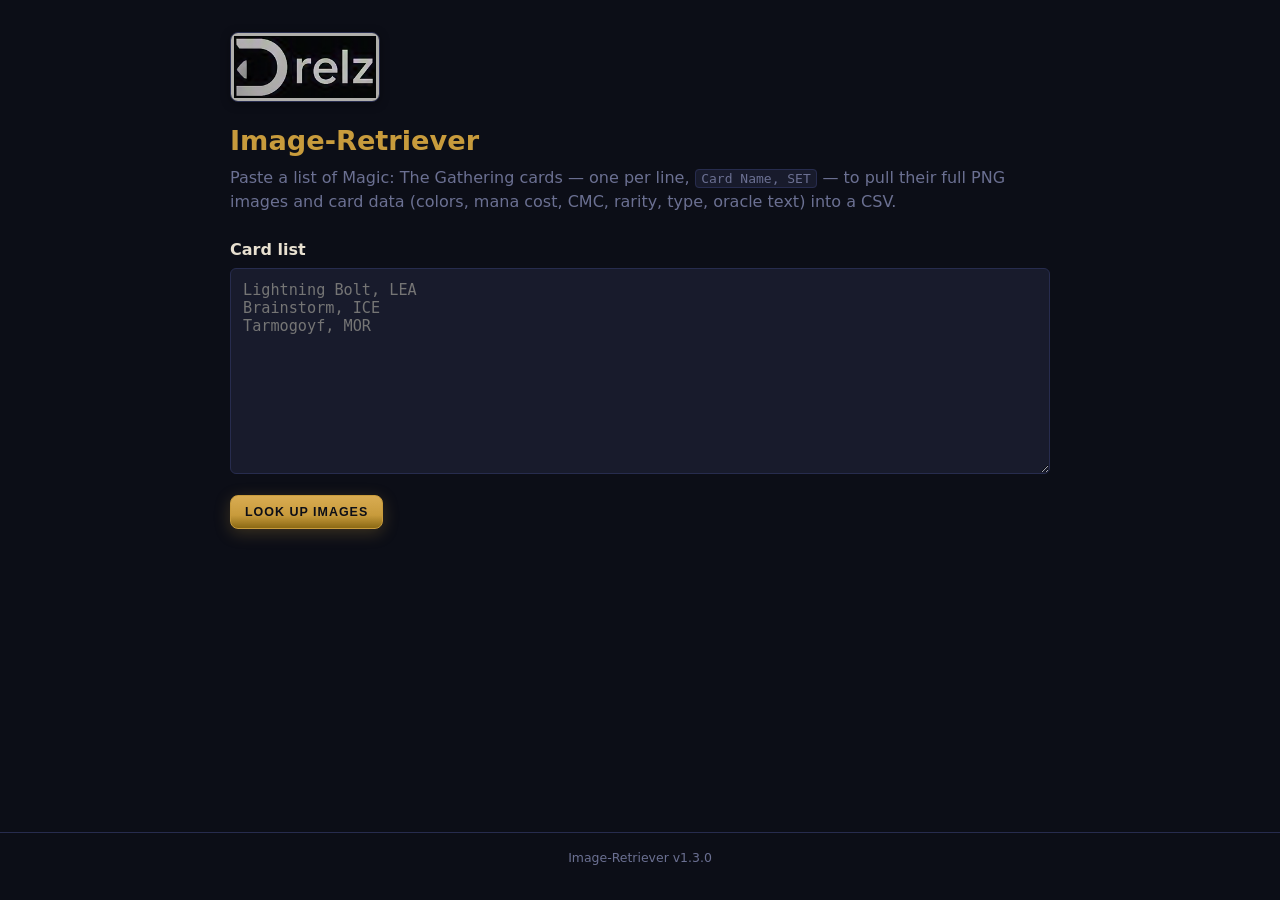
<file: Mtg-Image-Retriever/index.html>
<!DOCTYPE html>
<html lang="en">
<head>
  <meta charset="UTF-8">
  <meta name="viewport" content="width=device-width, initial-scale=1.0">
  <title>Image-Retriever — MTG Card Lookup</title>
  <link rel="stylesheet" href="../shared/style.css">
  <link rel="stylesheet" href="style.css">
</head>
<body>
  <main class="container">
    <a class="drelz-logo" href="../" title="Front Page"><img src="../drelz-logo.png" alt="Drelz"></a>
    <h1>Image-Retriever</h1>
    <p class="subtitle">Paste a list of Magic: The Gathering cards — one per line, <code>Card Name, SET</code> — to pull their full PNG images and card data (colors, mana cost, CMC, rarity, type, oracle text) into a CSV.</p>

    <form id="lookup-form">
      <label for="card-input">Card list</label>
      <textarea id="card-input" rows="10" placeholder="Lightning Bolt, LEA&#10;Brainstorm, ICE&#10;Tarmogoyf, MOR" spellcheck="false"></textarea>
      <button type="submit" id="lookup-btn" class="btn-accent">Look up images</button>
      <span id="status" role="status" aria-live="polite"></span>
    </form>

    <section id="results" aria-label="Results" hidden>
      <h2 id="results-title"></h2>
      <button id="copy-csv" class="btn-accent" hidden>Copy CSV</button>
      <pre id="csv-output"></pre>
    </section>

    <section id="not-found" aria-label="Not found" hidden>
      <h2 id="not-found-title"></h2>
      <p class="hint">These lines could not be matched. Fix the names and paste them back into the box above.</p>
      <button id="copy-not-found" class="btn-accent" hidden>Copy missing lines</button>
      <pre id="not-found-output"></pre>
    </section>
  </main>

  <footer class="site-footer">Image-Retriever v1.3.0</footer>

  <script src="app.js"></script>
</body>
</html>
</file>
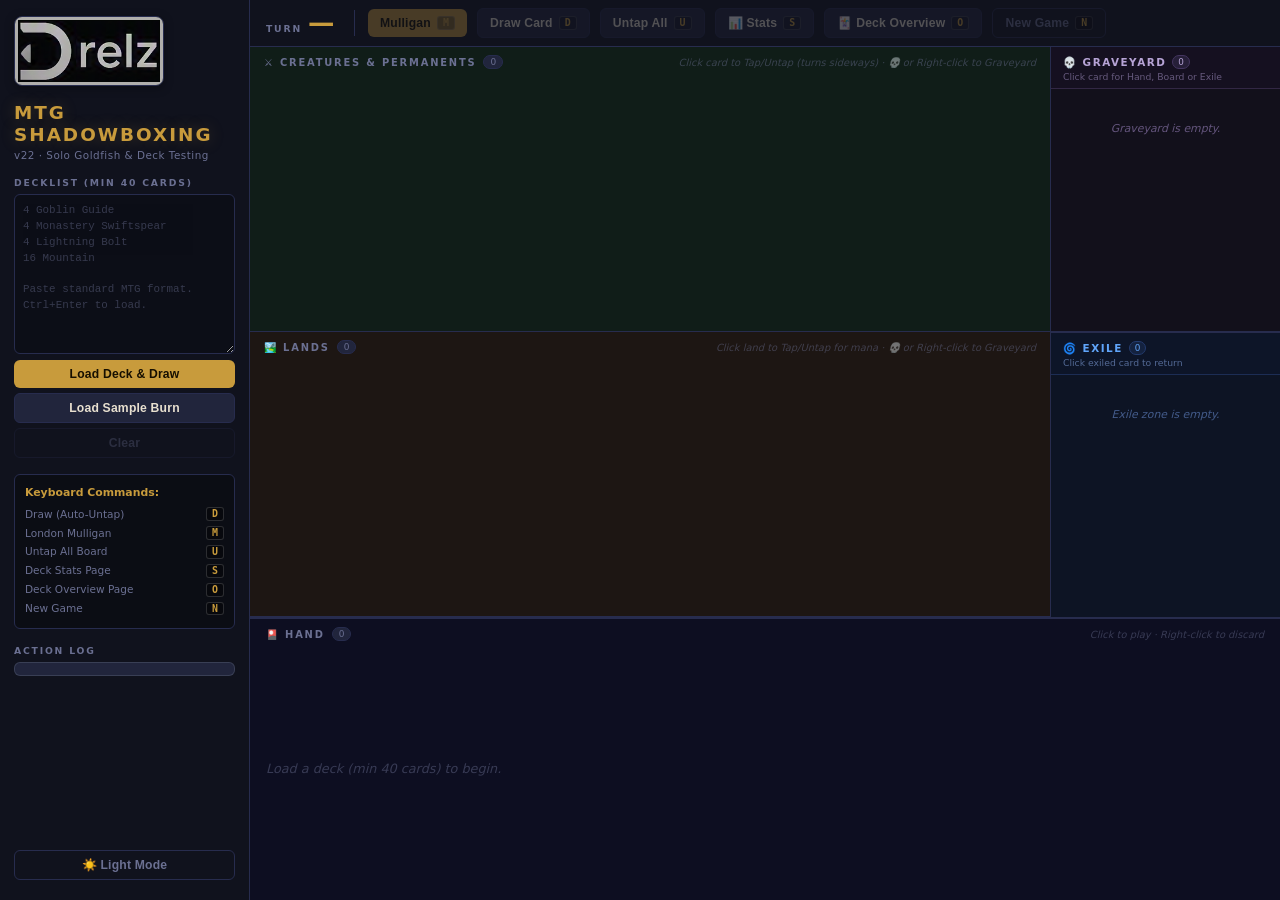
<file: Mtg-Shadowboxing/index.html>
<!DOCTYPE html>
<html lang="en">
<head>
  <meta charset="UTF-8" />
  <meta name="viewport" content="width=device-width, initial-scale=1.0" />
  <meta name="build-cache-bust" content="2026-09-18" />
  <title>MTG Shadowboxing</title>
  <link rel="stylesheet" href="../shared/style.css">
  <style>
    *, *::before, *::after { box-sizing: border-box; margin: 0; padding: 0; }

    :root {
      /* Base design tokens (--bg … --muted) come from ../shared/style.css. */

      /* Right zones */
      --gy-bg:        #12101b;
      --gy-bdr:       #322744;
      --exile-bg:     #0d1424;
      --exile-bdr:    #1c2d54;
      --exile-accent: #60a5fa;

      --zone-c-bg:    rgba(22, 48, 25, 0.45);
      --zone-l-bg:    rgba(50, 32, 14, 0.45);
      --zone-h-bg:    rgba(13, 15, 36, 0.85);

      /* Zone text tints (graveyard / exile labels) */
      --gy-text:       #b7a4d6;
      --gy-muted:      #8c7ea8;
      --exile-muted:   #728ec4;
      --mb-hint:       #fde68a;
      --donut-empty-bg: rgba(255, 255, 255, 0.06);

      /* Card sizes */
      --card-w-board: 116px;
      --card-h-board: 162px;
      --card-w-hand:  154px;
      --card-h-hand:  215px;
      --radius:       9px;
    }

    body.light {
      /* Base light tokens now come from ../shared/style.css. */

      /* Right zones */
      --gy-bg:         #ece6f6;
      --gy-bdr:        #c7b4e5;
      --exile-bg:      #e3ebf9;
      --exile-bdr:     #a5c2ea;
      --exile-accent:  #1d4ed8;

      --zone-c-bg:     rgba(38, 84, 46, 0.07);
      --zone-l-bg:     rgba(122, 86, 32, 0.08);
      --zone-h-bg:     rgba(247, 248, 252, 0.92);

      --gy-text:       #7a55b8;
      --gy-muted:      #6f5c97;
      --exile-muted:   #5d7bb5;
      --mb-hint:       #8a5d00;
      --donut-empty-bg: rgba(0, 0, 0, 0.06);
    }

    body {
      font-family: 'Segoe UI', system-ui, -apple-system, sans-serif;
      background: var(--bg);
      color: var(--text);
      display: flex;
      height: 100vh;
      overflow: hidden;
      user-select: none;
    }

    /* ── LEFT SIDEBAR ─────────────────────────────────────────── */
    .sidebar {
      width: 250px;
      flex-shrink: 0;
      background: var(--sidebar-bg);
      border-right: 1px solid var(--border);
      display: flex;
      flex-direction: column;
      overflow-y: auto;
      padding: 16px 14px 20px;
      gap: 16px;
    }

    .app-title h1 {
      font-size: 1.15rem;
      font-weight: 800;
      letter-spacing: 2px;
      text-transform: uppercase;
      color: var(--accent);
      text-shadow: 0 0 16px var(--accent-glow);
      line-height: 1.2;
    }
    .app-title p {
      color: var(--muted);
      font-size: 0.65rem;
      margin-top: 3px;
      letter-spacing: 0.5px;
    }
    .app-title .home-link {
      display: inline-block;
      margin-top: 6px;
      font-size: 0.6rem;
      font-weight: 600;
      letter-spacing: 0.8px;
      text-transform: uppercase;
      color: var(--accent);
      text-decoration: none;
      border: 1px solid var(--border);
      border-radius: 4px;
      padding: 2px 8px;
      background: rgba(0, 0, 0, 0.2);
    }
    .app-title .home-link:hover { border-color: var(--accent); }

    .s-section { display: flex; flex-direction: column; gap: 6px; }

    .s-label {
      font-size: 0.58rem;
      font-weight: 700;
      letter-spacing: 1.8px;
      text-transform: uppercase;
      color: var(--muted);
    }

    textarea {
      width: 100%;
      height: 160px;
      background: var(--bg);
      border: 1px solid var(--border);
      border-radius: 6px;
      color: var(--text);
      font-family: 'Cascadia Code', 'Courier New', monospace;
      font-size: 0.72rem;
      padding: 8px;
      resize: vertical;
      outline: none;
      transition: border-color 0.2s;
      line-height: 1.45;
    }
    textarea:focus { border-color: var(--accent2); }
    textarea::placeholder { color: var(--muted); opacity: 0.45; font-size: 0.68rem; }

    /* Buttons & Badges */
    button {
      cursor: pointer;
      border: none;
      border-radius: 6px;
      font-size: 0.76rem;
      font-weight: 600;
      padding: 7px 12px;
      transition: background 0.15s, transform 0.08s, opacity 0.15s;
      letter-spacing: 0.2px;
      display: inline-flex;
      align-items: center;
      justify-content: center;
      gap: 6px;
    }
    button:active:not(:disabled) { transform: scale(0.97); }
    button:disabled { opacity: 0.3; cursor: not-allowed; }

    .btn-primary   { background: var(--accent); color: #160f00; font-weight: 700; }
    .btn-primary:hover:not(:disabled) { background: #daa93f; }
    .btn-compare   { background: var(--compare); color: #082f49; font-weight: 700; }
    .btn-compare:hover:not(:disabled) { background: #7dd3fc; }
    .btn-secondary { background: var(--surface2); color: var(--text); border: 1px solid var(--border); }
    .btn-secondary:hover:not(:disabled) { background: #2b3054; }
    .btn-ghost     { background: transparent; color: var(--muted); border: 1px solid var(--border); }
    .btn-ghost:hover:not(:disabled) { color: #e05555; border-color: #e05555; }

    .kbd-badge {
      display: inline-block;
      background: rgba(0, 0, 0, 0.35);
      border: 1px solid rgba(255, 255, 255, 0.15);
      border-radius: 3px;
      padding: 1px 5px;
      font-size: 0.62rem;
      font-family: monospace;
      font-weight: 700;
      color: var(--accent);
      line-height: 1;
    }

    .btn-group { display: flex; flex-direction: column; gap: 5px; }

    /* Stats */
    .stats-grid {
      display: grid;
      grid-template-columns: 1fr 1fr;
      gap: 5px;
    }
    .stat-box {
      background: var(--surface);
      border: 1px solid var(--border);
      border-radius: 5px;
      padding: 5px 8px;
    }
    .stat-val { font-size: 1.2rem; font-weight: 700; color: var(--accent); line-height: 1; display: block; }
    .stat-lbl { font-size: 0.54rem; text-transform: uppercase; letter-spacing: 0.8px; color: var(--muted); display: block; margin-top: 2px; }

    /* Keyboard Shortcuts Box */
    .shortcuts-box {
      background: rgba(0, 0, 0, 0.3);
      border: 1px solid var(--border);
      border-radius: 6px;
      padding: 9px 10px;
      font-size: 0.66rem;
      color: var(--muted);
      line-height: 1.6;
    }
    .shortcuts-box strong { color: var(--accent); font-size: 0.68rem; display: block; margin-bottom: 4px; }
    .shortcut-row { display: flex; justify-content: space-between; align-items: center; margin-bottom: 2px; }

    .compare-panel {
      display: flex;
      flex-direction: column;
      gap: 10px;
      padding: 10px 0 4px;
      border-top: 1px solid var(--border);
    }
    .compare-panel .compare-header-box  { padding-bottom: 8px; }
    .compare-panel .compare-header-title { font-size: 0.7rem; }
    .compare-panel .compare-legend      { padding: 6px 8px; font-size: 0.6rem; }
    .compare-panel textarea             { font-size: 0.62rem; min-height: 80px; }
    .compare-panel .btn-group           { gap: 4px; }
    .compare-panel .btn-compare,
    .compare-panel .btn-secondary,
    .compare-panel .btn-ghost           { font-size: 0.6rem; padding: 4px 6px; }

    body.light .compare-panel .compare-legend { background: rgba(0,0,0,0.04); }

    /* ── MAIN WORKSPACE ───────────────────────────────────────── */
    .workspace {
      flex: 1;
      display: flex;
      flex-direction: column;
      overflow: hidden;
      min-width: 0;
      position: relative;
    }

    /* Controls bar */
    .controls-bar {
      display: flex;
      align-items: center;
      gap: 10px;
      padding: 8px 16px;
      background: var(--sidebar-bg);
      border-bottom: 1px solid var(--border);
      flex-shrink: 0;
      flex-wrap: wrap;
    }

    .turn-display { display: flex; align-items: baseline; gap: 6px; }
    .turn-label   { font-size: 0.58rem; font-weight: 700; letter-spacing: 1.8px; text-transform: uppercase; color: var(--muted); }
    .turn-number  { font-size: 1.65rem; font-weight: 800; color: var(--accent); line-height: 1; min-width: 1.8ch; }

    .ctrl-divider { width: 1px; height: 26px; background: var(--border); margin: 0 3px; }

    /* Arena: Battlefield on Left, Right Zones Panel (Graveyard + Exile) */
    .arena {
      flex: 1;
      display: flex;
      min-height: 0;
      overflow: hidden;
    }

    /* Battlefield */
    .battlefield {
      flex: 1;
      display: flex;
      flex-direction: column;
      overflow-y: auto;
      min-height: 0;
      min-width: 0;
    }

    .zone {
      flex: 1;
      min-height: 160px;
      display: flex;
      flex-direction: column;
      padding: 8px 14px 12px;
      border-bottom: 1px solid var(--border);
      overflow-y: auto;
    }
    .zone-creatures { background: var(--zone-c-bg); }
    .zone-lands     { background: var(--zone-l-bg); }

    .zone-header {
      display: flex;
      align-items: center;
      gap: 7px;
      margin-bottom: 8px;
      flex-shrink: 0;
    }
    .zone-name  { font-size: 0.62rem; font-weight: 700; letter-spacing: 1.8px; text-transform: uppercase; color: var(--muted); }
    .zone-count { font-size: 0.56rem; background: var(--surface2); color: var(--muted); border-radius: 8px; padding: 1px 6px; border: 1px solid var(--border); }
    .zone-hint  { font-size: 0.62rem; color: var(--muted); opacity: 0.45; font-style: italic; margin-left: auto; }

    .zone-cards {
      display: flex;
      flex-wrap: wrap;
      gap: 12px;
      align-content: flex-start;
      align-items: center;
      padding: 4px 2px;
    }

    /* ── RIGHT PANEL (GRAVEYARD ON TOP, EXILE BELOW) ──────────── */
    .right-panel {
      width: 230px;
      flex-shrink: 0;
      display: flex;
      flex-direction: column;
      border-left: 1px solid var(--border);
      overflow: hidden;
    }

    .gy-section {
      flex: 1;
      background: var(--gy-bg);
      display: flex;
      flex-direction: column;
      overflow: hidden;
      border-bottom: 2px solid var(--border);
      min-height: 130px;
    }

    .exile-section {
      flex: 1;
      background: var(--exile-bg);
      display: flex;
      flex-direction: column;
      overflow: hidden;
      min-height: 130px;
    }

    .panel-zone-header {
      padding: 8px 12px 6px;
      display: flex;
      flex-direction: column;
      gap: 2px;
      flex-shrink: 0;
    }
    .gy-header-bg    { background: rgba(22, 17, 34, 0.8); border-bottom: 1px solid var(--gy-bdr); }
    .exile-header-bg { background: rgba(13, 22, 42, 0.85); border-bottom: 1px solid var(--exile-bdr); }

    .pz-title-row {
      display: flex;
      align-items: center;
      gap: 6px;
    }
    .pz-name  { font-size: 0.65rem; font-weight: 700; letter-spacing: 1.5px; text-transform: uppercase; }
    .pz-count { font-size: 0.55rem; border-radius: 8px; padding: 1px 5px; }
    .pz-hint  { font-size: 0.58rem; opacity: 0.75; }

    .gy-name-color  { color: #b7a4d6; }
    .gy-badge-color { background: #261f38; color: #b7a4d6; border: 1px solid #443560; }
    .gy-hint-color  { color: #81729c; }

    .exile-name-color  { color: var(--exile-accent); }
    .exile-badge-color { background: #14223f; color: var(--exile-accent); border: 1px solid #233b6e; }
    .exile-hint-color  { color: #6b86ba; }

    .pz-cards-list {
      flex: 1;
      overflow-y: auto;
      padding: 8px;
      display: flex;
      flex-direction: column;
      gap: 6px;
      align-items: center;
    }

    .pz-empty {
      font-size: 0.68rem;
      font-style: italic;
      text-align: center;
      margin-top: 24px;
      line-height: 1.4;
      padding: 0 10px;
    }
    .gy-empty-color    { color: #64557d; }
    .exile-empty-color { color: #435b8a; }

    /* Side Zone Card Element */
    .side-card {
      width: 100%;
      border-radius: 6px;
      padding: 5px;
      cursor: pointer;
      display: flex;
      gap: 8px;
      align-items: center;
      position: relative;
      transition: border-color 0.15s, background 0.15s, transform 0.1s;
    }
    .gy-card-item {
      background: #1a1626;
      border: 1px solid #372c4d;
    }
    .gy-card-item:hover {
      border-color: #8e68cf;
      background: #241d36;
      transform: translateX(-2px);
    }
    .exile-card-item {
      background: #101a2f;
      border: 1px solid #20335e;
    }
    .exile-card-item:hover {
      border-color: var(--exile-accent);
      background: #162444;
      transform: translateX(-2px);
    }

    .side-card-img {
      width: 36px;
      height: 50px;
      border-radius: 3px;
      object-fit: cover;
      flex-shrink: 0;
      background: #110e1a;
      display: block;
    }
    .side-card-info {
      flex: 1;
      min-width: 0;
      display: flex;
      flex-direction: column;
      gap: 2px;
    }
    .side-card-name {
      font-size: 0.64rem;
      font-weight: 600;
      white-space: nowrap;
      overflow: hidden;
      text-overflow: ellipsis;
      line-height: 1.2;
    }
    .gy-card-item .side-card-name { color: #dfd8ed; }
    .exile-card-item .side-card-name { color: #dbeafe; }

    .side-card-type {
      font-size: 0.54rem;
      white-space: nowrap;
      overflow: hidden;
      text-overflow: ellipsis;
    }
    .gy-card-item .side-card-type { color: #8c7ea8; }
    .exile-card-item .side-card-type { color: #728ec4; }

    .side-card-action-hint {
      font-size: 0.52rem;
      opacity: 0;
      transition: opacity 0.15s;
    }
    .side-card:hover .side-card-action-hint { opacity: 1; }
    .gy-card-item .side-card-action-hint { color: #caa5ff; }
    .exile-card-item .side-card-action-hint { color: #93c5fd; }

    /* ── BOTTOM: HAND ZONE ────────────────────────────────────── */
    .hand-zone {
      flex-shrink: 0;
      background: var(--zone-h-bg);
      border-top: 2px solid var(--border);
      padding: 8px 16px 12px;
      display: flex;
      flex-direction: column;
      gap: 6px;
    }

    .mulligan-banner {
      background: linear-gradient(90deg, rgba(200, 155, 60, 0.22), rgba(180, 83, 9, 0.28));
      border: 1px solid var(--accent);
      color: #ffd885;
      padding: 6px 14px;
      border-radius: 6px;
      font-size: 0.74rem;
      font-weight: 600;
      display: none;
      align-items: center;
      justify-content: space-between;
      letter-spacing: 0.3px;
    }
    .mulligan-banner.active { display: flex; }
    .mb-left { display: flex; align-items: center; gap: 8px; }
    .mb-count {
      background: var(--accent);
      color: #1a1100;
      font-weight: 800;
      border-radius: 4px;
      padding: 1px 7px;
      font-size: 0.78rem;
    }

    .hand-cards {
      display: flex;
      gap: 10px;
      overflow-x: auto;
      padding-bottom: 6px;
      min-height: calc(var(--card-h-hand) + 12px);
      align-items: flex-start;
    }
    .hand-cards::-webkit-scrollbar { height: 6px; }
    .hand-cards::-webkit-scrollbar-track { background: rgba(0,0,0,0.2); }
    .hand-cards::-webkit-scrollbar-thumb { background: var(--border); border-radius: 3px; }

    .zone-empty {
      display: flex;
      align-items: center;
      height: calc(var(--card-h-hand) + 12px);
      color: var(--muted);
      font-size: 0.8rem;
      opacity: 0.45;
      font-style: italic;
    }

    /* ── CARDS: BOARD & HAND ──────────────────────────────────── */

    .hand-card {
      width: var(--card-w-hand);
      height: var(--card-h-hand);
      flex-shrink: 0;
      border-radius: var(--radius);
      border: 1px solid var(--border);
      background: var(--surface2);
      overflow: hidden;
      cursor: pointer;
      position: relative;
      transition: transform 0.15s, box-shadow 0.15s;
    }
    .hand-card:hover {
      transform: translateY(-10px) scale(1.04);
      box-shadow: 0 16px 36px rgba(0,0,0,0.75), 0 0 0 1px var(--accent2);
      z-index: 20;
    }
    .hand-card.is-dealing {
      animation: dealIn 0.25s ease-out both;
    }

    body.mulligan-active .hand-card:hover {
      border-color: #f59e0b;
      box-shadow: 0 0 0 2px #f59e0b, 0 16px 36px rgba(0,0,0,0.75);
    }
    .card-bottom-hint {
      position: absolute;
      bottom: 6px;
      left: 50%;
      transform: translateX(-50%);
      background: rgba(0,0,0,0.85);
      border: 1px solid #f59e0b;
      color: #fbbf24;
      font-size: 0.52rem;
      font-weight: 700;
      padding: 2px 6px;
      border-radius: 4px;
      letter-spacing: 0.5px;
      text-transform: uppercase;
      white-space: nowrap;
      pointer-events: none;
      display: none;
    }
    body.mulligan-active .hand-card:hover .card-bottom-hint {
      display: block;
    }

    .board-card-wrapper {
      display: inline-flex;
      align-items: center;
      justify-content: center;
      width: var(--card-w-board);
      height: var(--card-h-board);
      position: relative;
      flex-shrink: 0;
      transition: width 0.22s cubic-bezier(0.2, 0.8, 0.4, 1), height 0.22s cubic-bezier(0.2, 0.8, 0.4, 1);
    }
    .board-card-wrapper.tapped {
      width: var(--card-h-board);
      height: var(--card-w-board);
    }

    .board-card {
      width: var(--card-w-board);
      height: var(--card-h-board);
      border-radius: var(--radius);
      border: 1px solid var(--border);
      background: var(--surface2);
      overflow: hidden;
      cursor: pointer;
      position: relative;
      transform-origin: center center;
      transition: transform 0.22s cubic-bezier(0.2, 0.8, 0.4, 1), box-shadow 0.15s ease;
      flex-shrink: 0;
    }
    .board-card:hover {
      box-shadow: 0 0 0 1px var(--accent2), 0 8px 24px rgba(0,0,0,0.65);
      z-index: 10;
    }
    .board-card.tapped {
      transform: rotate(90deg);
    }
    .board-card.tapped:hover {
      transform: rotate(90deg) scale(1.03);
    }

    .card-gy-btn {
      position: absolute;
      top: 4px;
      right: 4px;
      background: rgba(18, 12, 28, 0.85);
      border: 1px solid #5a427d;
      color: #caa5ff;
      border-radius: 4px;
      width: 22px;
      height: 22px;
      display: flex;
      align-items: center;
      justify-content: center;
      font-size: 0.75rem;
      opacity: 0;
      transition: opacity 0.15s, background 0.15s;
      z-index: 15;
      padding: 0;
    }
    .board-card:hover .card-gy-btn { opacity: 1; }
    .card-gy-btn:hover { background: #6b3fb3; color: #fff; }

    @keyframes dealIn {
      from { opacity: 0; transform: translateY(22px) scale(0.94); }
      to   { opacity: 1; transform: none; }
    }

    .hand-card img, .board-card img {
      width: 100%; height: 100%;
      object-fit: cover;
      display: block;
      border-radius: inherit;
      pointer-events: none;
    }

    .card-face {
      width: 100%; height: 100%;
      display: flex;
      flex-direction: column;
      overflow: hidden;
      border-radius: inherit;
      background: var(--surface2);
    }
    .cf-header {
      background: #1b263b;
      padding: 5px 7px;
      font-size: 0.64rem;
      font-weight: 700;
      color: var(--text);
      flex-shrink: 0;
      overflow: hidden;
      text-overflow: ellipsis;
      white-space: nowrap;
      line-height: 1.3;
    }
    .cf-art {
      flex: 1;
      background: linear-gradient(135deg, #1b2238 0%, #111422 60%, #1e1b2e 100%);
      display: flex;
      align-items: center;
      justify-content: center;
    }
    .cf-name {
      font-size: 0.58rem;
      color: var(--muted);
      text-align: center;
      padding: 3px 4px;
      overflow: hidden;
      text-overflow: ellipsis;
      white-space: nowrap;
    }

    .badge-new {
      position: absolute;
      top: 5px; right: 5px;
      background: var(--accent);
      color: #160f00;
      font-size: 0.48rem;
      font-weight: 800;
      letter-spacing: 0.5px;
      padding: 2px 5px;
      border-radius: 3px;
      text-transform: uppercase;
      pointer-events: none;
    }
    .tap-hint {
      position: absolute;
      bottom: 3px; left: 50%;
      transform: translateX(-50%);
      font-size: 0.48rem;
      color: var(--muted);
      opacity: 0;
      transition: opacity 0.15s;
      pointer-events: none;
      letter-spacing: 0.5px;
      white-space: nowrap;
      text-shadow: 0 1px 3px #000;
    }
    .board-card:hover .tap-hint { opacity: 0.9; }

    /* ── POPUP MENUS ──────────────────────────────────────────── */
    .action-popup {
      position: fixed;
      z-index: 100;
      background: var(--surface2);
      border: 1px solid var(--border);
      border-radius: 7px;
      padding: 10px;
      display: none;
      flex-direction: column;
      gap: 6px;
      box-shadow: 0 12px 32px rgba(0,0,0,0.85);
      min-width: 175px;
    }
    .action-popup.open { display: flex; }
    .action-popup-title {
      font-size: 0.6rem;
      color: var(--muted);
      text-transform: uppercase;
      letter-spacing: 1px;
      padding-bottom: 4px;
      border-bottom: 1px solid var(--border);
      margin-bottom: 2px;
    }
    .action-popup button { padding: 6px 10px; font-size: 0.74rem; text-align: left; }

    /* Top of Library popup: card preview */
    #lib-popup { min-width: 210px; }
    .lib-card-preview {
      display: flex;
      flex-direction: column;
      align-items: center;
      gap: 6px;
      padding: 8px 2px;
    }
    .lib-card-preview img {
      width: 200px;
      border-radius: 11px;
      box-shadow: 0 6px 20px rgba(0,0,0,0.7);
      display: block;
    }
    .lib-card-name {
      font-size: 0.78rem;
      font-weight: 600;
      color: var(--accent);
      text-align: center;
    }

    /* ── STATS PAGE OVERLAY / VIEW ────────────────────────────── */
    .stats-page-view {
      position: absolute;
      top: 0;
      left: 0;
      width: 100%;
      height: 100%;
      background: var(--bg);
      z-index: 50;
      display: none;
      flex-direction: column;
      overflow-y: auto;
    }
    .stats-page-view.active { display: flex; }

    .stats-page-header {
      display: flex;
      align-items: center;
      justify-content: space-between;
      padding: 14px 24px;
      background: var(--sidebar-bg);
      border-bottom: 1px solid var(--border);
      flex-shrink: 0;
    }
    .stats-page-title h2 {
      font-size: 1.25rem;
      font-weight: 800;
      color: var(--accent);
      letter-spacing: 1.5px;
      text-transform: uppercase;
    }
    .stats-page-title p {
      color: var(--muted);
      font-size: 0.7rem;
      margin-top: 2px;
    }

    .stats-main-layout {
      flex: 1;
      display: flex;
      min-height: 0;
      width: 100%;
    }

    .stats-content-area {
      flex: 1;
      padding: 24px;
      overflow-y: auto;
      display: flex;
      flex-direction: column;
      gap: 22px;
      min-width: 0;
    }

    .compare-header-box {
      display: flex;
      flex-direction: column;
      gap: 4px;
      padding-bottom: 10px;
      border-bottom: 1px solid var(--border);
    }
    .compare-header-title {
      font-size: 0.78rem;
      font-weight: 800;
      letter-spacing: 1.5px;
      text-transform: uppercase;
      color: var(--compare);
      display: flex;
      align-items: center;
      gap: 6px;
    }
    .compare-header-desc {
      font-size: 0.63rem;
      color: var(--muted);
      line-height: 1.4;
    }

    .compare-legend {
      display: flex;
      gap: 12px;
      padding: 8px 10px;
      background: var(--surface);
      border: 1px solid var(--border);
      border-radius: 6px;
      font-size: 0.66rem;
      font-weight: 600;
    }
    .legend-item {
      display: flex;
      align-items: center;
      gap: 6px;
    }
    .legend-dot {
      width: 9px;
      height: 9px;
      border-radius: 50%;
      display: inline-block;
      flex-shrink: 0;
    }
    .dot-primary { background: var(--accent); box-shadow: 0 0 6px var(--accent-glow); }
    .dot-compare { background: var(--compare); box-shadow: 0 0 6px var(--compare-glow); }

    .compare-status-badge {
      display: inline-flex;
      align-items: center;
      gap: 5px;
      font-size: 0.64rem;
      padding: 4px 8px;
      border-radius: 4px;
      background: rgba(56, 189, 248, 0.1);
      border: 1px solid rgba(56, 189, 248, 0.25);
      color: var(--compare);
      font-weight: 600;
    }
    .compare-status-badge.inactive {
      background: rgba(107, 112, 146, 0.1);
      border-color: rgba(107, 112, 146, 0.25);
      color: var(--muted);
    }

    /* KPI Cards */
    .kpi-row {
      display: grid;
      grid-template-columns: repeat(auto-fit, minmax(170px, 1fr));
      gap: 14px;
    }
    .kpi-card {
      background: var(--surface);
      border: 1px solid var(--border);
      border-radius: 8px;
      padding: 14px 18px;
      display: flex;
      flex-direction: column;
      justify-content: space-between;
    }
    .kpi-val-row {
      display: flex;
      align-items: baseline;
      justify-content: space-between;
      gap: 8px;
    }
    .kpi-val {
      font-size: 2rem;
      font-weight: 800;
      color: var(--accent);
      line-height: 1.1;
    }
    .kpi-compare-val {
      font-size: 1.1rem;
      font-weight: 800;
      color: var(--compare);
      line-height: 1.1;
      display: none;
      align-items: baseline;
      gap: 4px;
    }
    .kpi-compare-val.active { display: flex; }
    .kpi-compare-tag {
      font-size: 0.58rem;
      font-weight: 600;
      color: var(--muted);
      text-transform: uppercase;
    }
    .kpi-lbl {
      font-size: 0.64rem;
      text-transform: uppercase;
      letter-spacing: 1px;
      color: var(--muted);
      margin-top: 6px;
    }

    .stats-two-col {
      display: grid;
      grid-template-columns: 1fr 1fr;
      gap: 20px;
    }
    @media (max-width: 1060px) {
      .stats-two-col { grid-template-columns: 1fr; }
    }

    .stats-section-box {
      background: var(--surface);
      border: 1px solid var(--border);
      border-radius: 8px;
      padding: 16px 20px;
      display: flex;
      flex-direction: column;
      gap: 12px;
    }
    .ss-title-row {
      border-bottom: 1px solid var(--border);
      padding-bottom: 8px;
      display: flex;
      justify-content: space-between;
      align-items: baseline;
      gap: 8px;
      flex-wrap: wrap;
    }
    .ss-title-col {
      display: flex;
      flex-direction: column;
      gap: 2px;
    }
    .ss-title {
      font-size: 0.72rem;
      font-weight: 700;
      letter-spacing: 1.8px;
      text-transform: uppercase;
      color: var(--accent);
    }
    .ss-desc {
      font-size: 0.62rem;
      color: var(--muted);
    }
    .ss-legend {
      display: none;
      align-items: center;
      gap: 10px;
      font-size: 0.62rem;
      font-weight: 600;
    }
    .ss-legend.active { display: flex; }

    /* Deck Overview: sort toolbar */
    .overview-toolbar {
      display: flex;
      align-items: center;
      gap: 12px;
      flex-wrap: wrap;
      padding: 10px 14px;
      background: var(--surface);
      border: 1px solid var(--border);
      border-radius: 8px;
    }
    .ov-sort-group {
      display: flex;
      align-items: center;
      gap: 12px;
      flex-wrap: wrap;
    }
    .seg-group { display: inline-flex; gap: 4px; flex-wrap: wrap; }
    .seg-btn {
      background: var(--surface2);
      color: var(--muted);
      border: 1px solid var(--border);
      border-radius: 6px;
      padding: 5px 12px;
      font-size: 0.72rem;
      font-weight: 700;
      letter-spacing: 0.4px;
      cursor: pointer;
      transition: background 0.15s, color 0.15s, border-color 0.15s;
    }
    .seg-btn:hover:not(.active) { color: var(--text); border-color: var(--accent2); }
    .seg-btn.active { background: var(--accent); color: #160f00; border-color: var(--accent); }
    .ov-count { font-size: 0.68rem; color: var(--muted); margin-left: auto; }

    /* Deck Overview: full-size card thumbnails (hand-style) */
    .deck-overview-grid {
      display: flex;
      flex-wrap: wrap;
      gap: 12px;
    }
    .ov-thumb {
      width: var(--card-w-hand);
      height: var(--card-h-hand);
      border-radius: var(--radius);
      border: 1px solid var(--border);
      background: var(--surface2);
      overflow: hidden;
      position: relative;
      cursor: pointer;
      flex-shrink: 0;
      transition: transform 0.15s, box-shadow 0.15s, border-color 0.15s;
    }
    .ov-thumb:hover {
      transform: translateY(-6px) scale(1.03);
      box-shadow: 0 12px 28px rgba(0,0,0,0.65), 0 0 0 1px var(--accent2);
      z-index: 10;
    }
    .ov-thumb img {
      width: 100%; height: 100%;
      object-fit: cover;
      display: block;
      border-radius: inherit;
    }
    .ov-thumb-qty {
      position: absolute;
      top: 6px; left: 6px;
      background: var(--accent);
      color: #160f00;
      font-size: 0.66rem;
      font-weight: 800;
      border-radius: 5px;
      padding: 2px 7px;
      z-index: 6;
      box-shadow: 0 1px 6px rgba(0,0,0,0.6);
      pointer-events: none;
    }

    /* Breakdown Layout: Donut Chart on Left, Progress Bars on Right */
    .breakdown-row {
      display: flex;
      gap: 20px;
      align-items: center;
    }
    @media (max-width: 580px) {
      .breakdown-row { flex-direction: column; }
    }

    .donut-chart-container {
      flex-shrink: 0;
      display: flex;
      align-items: center;
      justify-content: center;
      padding: 4px;
    }

    .donut-chart {
      width: 120px;
      height: 120px;
      border-radius: 50%;
      display: flex;
      align-items: center;
      justify-content: center;
      box-shadow: 0 4px 14px rgba(0,0,0,0.55);
      position: relative;
    }

    .donut-hole {
      width: 70px;
      height: 70px;
      border-radius: 50%;
      background: var(--surface);
      display: flex;
      flex-direction: column;
      align-items: center;
      justify-content: center;
      box-shadow: inset 0 2px 6px rgba(0,0,0,0.6);
    }
    .donut-total-val {
      font-size: 1.15rem;
      font-weight: 800;
      color: var(--accent);
      line-height: 1;
    }
    .donut-total-lbl {
      font-size: 0.5rem;
      text-transform: uppercase;
      letter-spacing: 0.8px;
      color: var(--muted);
      margin-top: 2px;
    }

    .bars-container {
      flex: 1;
      display: flex;
      flex-direction: column;
      gap: 10px;
      min-width: 0;
    }

    .bar-group-item {
      display: flex;
      flex-direction: column;
      gap: 4px;
    }
    .bar-row {
      display: flex;
      flex-direction: column;
      gap: 3px;
    }
    .bar-label-row {
      display: flex;
      justify-content: space-between;
      font-size: 0.72rem;
    }
    .bar-label-name { color: var(--text); font-weight: 600; display: flex; align-items: center; gap: 7px; }
    .bar-label-val  { color: var(--muted); font-size: 0.68rem; }
    .bar-track {
      width: 100%;
      height: 7px;
      background: rgba(0,0,0,0.35);
      border-radius: 4px;
      overflow: hidden;
      position: relative;
    }
    .bar-fill {
      height: 100%;
      border-radius: 4px;
      transition: width 0.3s ease;
    }
    /* Comparison Bar Styling */
    .comp-bar-row {
      display: flex;
      align-items: center;
      gap: 6px;
      font-size: 0.64rem;
      color: var(--compare);
      margin-top: -1px;
    }
    .comp-bar-track {
      flex: 1;
      height: 5px;
      background: rgba(0,0,0,0.3);
      border-radius: 3px;
      overflow: hidden;
    }
    .comp-bar-fill {
      height: 100%;
      border-radius: 3px;
      background: var(--compare);
      transition: width 0.3s ease;
      opacity: 0.9;
    }

    /* Mana Pip Icons / Badges: (1), (R), (G), etc. */
    .mana-pip {
      width: 19px;
      height: 19px;
      border-radius: 50%;
      display: inline-flex;
      align-items: center;
      justify-content: center;
      font-size: 0.62rem;
      font-weight: 800;
      font-family: sans-serif;
      box-shadow: 0 1px 4px rgba(0,0,0,0.6);
      flex-shrink: 0;
      line-height: 1;
    }
    .pip-generic { background: #94a3b8; color: #0f172a; border: 1px solid #64748b; }
    .pip-W { background: #fef08a; color: #713f12; border: 1px solid #ca8a04; }
    .pip-U { background: #38bdf8; color: #082f49; border: 1px solid #0284c7; }
    .pip-B { background: #475569; color: #f8fafc; border: 1px solid #334155; }
    .pip-R { background: #ef4444; color: #450a0a; border: 1px solid #b91c1c; }
    .pip-G { background: #22c55e; color: #052e16; border: 1px solid #15803d; }
    .pip-C { background: #cbd5e1; color: #1e293b; border: 1px solid #94a3b8; }

    .mana-cost-container {
      display: inline-flex;
      gap: 3px;
      align-items: center;
    }

    /* Mana Curve Histogram (Dual/Overlay support) */
    .curve-chart {
      display: flex;
      align-items: flex-end;
      height: 155px;
      gap: 12px;
      padding: 16px 10px 0;
    }
    .curve-col {
      flex: 1;
      display: flex;
      flex-direction: column;
      align-items: center;
      gap: 5px;
      height: 100%;
      justify-content: flex-end;
    }
    .curve-counts-row {
      display: flex;
      gap: 5px;
      font-size: 0.65rem;
      font-weight: 700;
      line-height: 1;
      min-height: 12px;
      align-items: center;
    }
    .curve-count-main {
      color: var(--accent);
    }
    .curve-count-comp {
      color: var(--compare);
      display: none;
    }
    .curve-count-comp.active { display: inline; }
    
    .curve-bars-pair {
      width: 100%;
      display: flex;
      align-items: flex-end;
      justify-content: center;
      gap: 4px;
      height: 100px;
    }
    .curve-bar {
      flex: 1;
      min-height: 3px;
      background: linear-gradient(to top, var(--accent2), var(--accent));
      border-radius: 4px 4px 0 0;
      transition: height 0.3s ease;
    }
    .curve-bar-comp {
      flex: 1;
      min-height: 3px;
      background: linear-gradient(to top, var(--compare2), var(--compare));
      border-radius: 4px 4px 0 0;
      transition: height 0.3s ease;
      display: none;
    }
    .curve-bar-comp.active { display: block; }
    .curve-label {
      font-size: 0.66rem;
      color: var(--muted);
      font-weight: 600;
    }

    /* Decklist Tables Grouped by Type */
    .deck-groups-grid {
      display: grid;
      grid-template-columns: repeat(auto-fit, minmax(250px, 1fr));
      gap: 16px;
    }
    .deck-group-box {
      background: var(--surface);
      border: 1px solid var(--border);
      border-radius: 8px;
      padding: 14px 16px;
      display: flex;
      flex-direction: column;
      gap: 8px;
    }
    .group-header {
      font-size: 0.68rem;
      font-weight: 700;
      letter-spacing: 1.5px;
      text-transform: uppercase;
      color: var(--accent);
      display: flex;
      justify-content: space-between;
      border-bottom: 1px solid var(--border);
      padding-bottom: 6px;
    }
    .group-card-item {
      display: flex;
      justify-content: space-between;
      align-items: center;
      font-size: 0.74rem;
      padding: 4px 0;
      border-bottom: 1px solid rgba(255,255,255,0.04);
      cursor: pointer;
    }
    .group-card-item:hover { color: var(--accent); }
    .group-card-left { display: flex; gap: 8px; align-items: center; }
    .group-card-qty  { font-weight: 700; color: var(--muted); min-width: 1.5ch; }

    .group-card-item.expandable-row { cursor: pointer; }
    .chevron { display: inline-block; font-size: 0.6rem; color: var(--muted); transition: transform 0.15s; }
    .expandable-row.open .chevron { transform: rotate(90deg); }
    .collapse-target { display: none; }
    .collapse-target.open { display: block; }
    .sub-card-list {
      margin: 2px 0 4px 10px;
      padding-left: 10px;
      border-left: 2px solid var(--border);
    }
    .sub-card-list .group-card-qty { min-width: auto; }

    /* ── TOOLTIP ──────────────────────────────────────────────── */
    .tooltip {
      position: fixed;
      z-index: 200;
      pointer-events: none;
      opacity: 0;
      transition: opacity 0.1s;
    }
    .tooltip.visible { opacity: 1; }
    .tooltip img { width: 230px; border-radius: 11px; box-shadow: 0 18px 48px rgba(0,0,0,0.85); display: block; }
    .tooltip-text {
      background: var(--surface);
      border: 1px solid var(--border);
      border-radius: 7px;
      padding: 8px 12px;
      font-size: 0.78rem;
      max-width: 200px;
      box-shadow: 0 8px 24px rgba(0,0,0,0.6);
    }

    /* ── TOAST ────────────────────────────────────────────────── */
    .toast {
      position: fixed;
      bottom: 20px; left: 50%;
      transform: translateX(-50%) translateY(50px);
      background: var(--surface2);
      border: 1px solid var(--accent2);
      color: var(--accent);
      padding: 8px 20px;
      border-radius: 5px;
      font-size: 0.78rem;
      font-weight: 600;
      box-shadow: 0 4px 18px rgba(0,0,0,0.6);
      transition: transform 0.22s, opacity 0.22s;
      opacity: 0;
      z-index: 300;
      white-space: nowrap;
      pointer-events: none;
    }
    .toast.show { transform: translateX(-50%) translateY(0); opacity: 1; }

    /* ── ACTION LOG ───────────────────────────────────────────────── */
    .status-log {
      display: flex;
      flex-direction: column;
      gap: 3px;
      max-height: 150px;
      overflow-y: auto;
      background: var(--surface2);
      border: 1px solid var(--card-bdr, rgba(128,140,160,0.25));
      border-radius: 6px;
      padding: 6px 8px;
      font-family: 'Cascadia Mono', Consolas, 'Courier New', monospace;
      font-size: 0.70rem;
      line-height: 1.35;
      color: var(--muted, #9aa7b8);
      white-space: pre-wrap;
      word-break: break-word;
    }
    .status-log .log-t {
      color: var(--accent2, #7d90c1);
      margin-right: 4px;
    }
    .status-log .log-err {
      color: #ff6b6b;
    }
    .status-log::-webkit-scrollbar { width: 6px; }
    .status-log::-webkit-scrollbar-thumb { background: var(--accent2, #7d90c1); border-radius: 3px; }

    /* ── LIGHT THEME OVERRIDES ───────────────────────────────────────── */
    body.light .btn-secondary:hover:not(:disabled) { background: #d9deec; }
    body.light .kbd-badge             { background: rgba(0,0,0,0.07); border-color: rgba(0,0,0,0.18); color: var(--accent2); }
    body.light .shortcuts-box         { background: rgba(0,0,0,0.05); }

    body.light .gy-header-bg    { background: rgba(233, 226, 246, 0.95); }
    body.light .exile-header-bg { background: rgba(224, 236, 250, 0.95); }

    body.light .gy-name-color   { color: var(--gy-text); }
    body.light .gy-badge-color  { background: #efe8fb; color: var(--gy-text); border-color: #cdbbeb; }
    body.light .gy-hint-color   { color: var(--gy-muted); }

    body.light .exile-name-color  { color: var(--exile-accent); }
    body.light .exile-badge-color { background: #e5f0fe; color: var(--exile-accent); border-color: #b1cdf0; }
    body.light .exile-hint-color  { color: var(--exile-muted); }

    body.light .gy-empty-color    { color: var(--gy-muted); }
    body.light .exile-empty-color { color: var(--exile-muted); }

    body.light .gy-card-item         { background: #f5f1fb; border-color: #d6c7ea; }
    body.light .gy-card-item:hover   { background: #ebe1f6; border-color: #9b74d4; }
    body.light .exile-card-item      { background: #eef4fd; border-color: #bdd2ef; }
    body.light .exile-card-item:hover{ background: #e3edfb; }

    body.light .side-card-img { background: #e4e6ec; }

    body.light .gy-card-item .side-card-name        { color: #332a49; }
    body.light .gy-card-item .side-card-type        { color: var(--gy-muted); }
    body.light .gy-card-item .side-card-action-hint { color: #8a5cd6; }
    body.light .exile-card-item .side-card-name       { color: #1e3a63; }
    body.light .exile-card-item .side-card-type       { color: var(--exile-muted); }
    body.light .exile-card-item .side-card-action-hint{ color: #3b82f6; }

    body.light .mulligan-banner {
      color: #7a5200;
      background: linear-gradient(90deg, rgba(200, 155, 60, 0.14), rgba(180, 83, 9, 0.16));
    }

    body.light .cf-header { background: #dde5f1; }
    body.light .cf-art    { background: linear-gradient(135deg, #e8edf6 0%, #d8dde3 60%, #e3e0e9 100%); }

    body.light .group-card-item { border-bottom-color: rgba(0,0,0,0.06); }
    body.light .bar-track       { background: rgba(0,0,0,0.1); }
    body.light .comp-bar-track  { background: rgba(0,0,0,0.09); }
    body.light .donut-chart     { box-shadow: 0 4px 14px rgba(0,0,0,0.12); }
    body.light .donut-hole      { box-shadow: inset 0 2px 6px rgba(0,0,0,0.08); }
    body.light .hand-cards::-webkit-scrollbar-track { background: rgba(0,0,0,0.07); }
  </style>
</head>
<body>
  <script src="../shared/deck-stats.js"></script>

<!-- ── LEFT SIDEBAR ─────────────────────────────────────────────────────── -->
<aside class="sidebar">

  <div class="app-title">
    <a class="drelz-logo" href="../" title="Front Page"><img src="../drelz-logo.png" alt="Drelz"></a>
    <h1>MTG<br>Shadowboxing</h1>
    <p>v22 · Solo Goldfish & Deck Testing</p>
  </div>

  <div class="s-section">
    <div class="s-label">Decklist (Min 40 Cards)</div>
    <textarea id="decklist" placeholder="4 Goblin Guide&#10;4 Monastery Swiftspear&#10;4 Lightning Bolt&#10;16 Mountain&#10;&#10;Paste standard MTG format.&#10;Ctrl+Enter to load."></textarea>
    <div class="btn-group">
      <button class="btn-primary"   id="btn-load">Load Deck & Draw</button>
      <button class="btn-secondary" id="btn-sample">Load Sample Burn</button>
      <button class="btn-ghost"     id="btn-clear" disabled>Clear</button>
    </div>
  </div>

  <div class="s-section" id="stats-section" style="display:none">
    <div class="s-label">Game Stats</div>
    <div class="stats-grid">
      <div class="stat-box"><span class="stat-val" id="stat-total">0</span><span class="stat-lbl">Deck Total</span></div>
      <div class="stat-box" id="stat-lib-box" style="cursor:pointer;" title="Click to view top card"><span class="stat-val" id="stat-lib">0</span><span class="stat-lbl">In Library · Click</span></div>
      <div class="stat-box"><span class="stat-val" id="stat-hand">0</span><span class="stat-lbl">In Hand</span></div>
      <div class="stat-box"><span class="stat-val" id="stat-board">0</span><span class="stat-lbl">On Board</span></div>
      <div class="stat-box" style="border-color: var(--gy-bdr); background: var(--gy-bg);">
        <span class="stat-val" id="stat-gy" style="color: var(--gy-text);">0</span>
        <span class="stat-lbl" style="color: var(--gy-muted);">Graveyard</span>
      </div>
      <div class="stat-box" style="border-color: var(--exile-bdr); background: var(--exile-bg);">
        <span class="stat-val" id="stat-exile" style="color: var(--exile-accent);">0</span>
        <span class="stat-lbl" style="color: var(--exile-muted);">Exile</span>
      </div>
    </div>
  </div>

  <div class="compare-panel" id="compare-section" style="display:none">
    <div class="compare-header-box">
      <div class="compare-header-title">
        <span>⚖️ Deck Comparison</span>
      </div>
      <p class="compare-header-desc">
        Load another decklist to compare KPIs, card types, and mana curves side-by-side.
      </p>
    </div>

    <div class="compare-legend">
      <div class="legend-item"><span class="legend-dot dot-primary"></span> Primary</div>
      <div class="legend-item"><span class="legend-dot dot-compare"></span> Compare</div>
    </div>

    <div class="s-section">
      <div class="s-label">Comparison Decklist</div>
      <textarea id="compare-decklist" placeholder="4 Delver of Secrets&#10;4 Murktide Regent&#10;4 Lightning Bolt&#10;4 Counterspell&#10;4 Brainstorm&#10;18 Island&#10;&#10;Paste standard MTG format."></textarea>
      <div class="btn-group">
        <button class="btn-compare" id="btn-load-compare">Load Comparison</button>
        <button class="btn-secondary" id="btn-sample-compare">Sample UR Murktide</button>
        <button class="btn-ghost" id="btn-clear-compare" disabled>Clear Comparison</button>
      </div>
    </div>

    <div id="compare-status-container">
      <div class="compare-status-badge inactive" id="compare-badge">
        <span>⚪ No comparison deck loaded</span>
      </div>
    </div>
  </div>

  <div class="shortcuts-box" id="shortcuts-box">
    <strong>Keyboard Commands:</strong>
    <div class="shortcut-row"><span>Draw (Auto-Untap)</span><span class="kbd-badge">D</span></div>
    <div class="shortcut-row"><span id="lbl-mulligan-shortcut">London Mulligan</span><span class="kbd-badge">M</span></div>
    <div class="shortcut-row"><span>Untap All Board</span><span class="kbd-badge">U</span></div>
    <div class="shortcut-row"><span>Deck Stats Page</span><span class="kbd-badge">S</span></div>
    <div class="shortcut-row"><span>Deck Overview Page</span><span class="kbd-badge">O</span></div>
    <div class="shortcut-row"><span>New Game</span><span class="kbd-badge">N</span></div>
  </div>

  <div class="s-section">
    <div class="s-label">Action Log</div>
    <div class="status-log" id="status-log"></div>
  </div>

  <div style="margin-top:auto;">
    <button class="btn-ghost" id="btn-theme" style="width:100%;">☀️ Light Mode</button>
  </div>

</aside>

<!-- ── MAIN WORKSPACE ──────────────────────────────────────────────────── -->
<main class="workspace">

  <!-- Controls bar -->
  <div class="controls-bar">
    <div class="turn-display">
      <span class="turn-label">Turn</span>
      <span class="turn-number" id="turn-num">—</span>
    </div>
    <div class="ctrl-divider"></div>
    <button class="btn-primary"   id="btn-mulligan"  disabled>Mulligan <span class="kbd-badge">M</span></button>
    <button class="btn-secondary" id="btn-draw-one"  disabled>Draw Card <span class="kbd-badge">D</span></button>
    <button class="btn-secondary" id="btn-untap-all" disabled>Untap All <span class="kbd-badge">U</span></button>
    <button class="btn-secondary" id="btn-stats"       disabled>📊 Stats <span class="kbd-badge">S</span></button>
    <button class="btn-secondary" id="btn-deck-overview" disabled>🃏 Deck Overview <span class="kbd-badge">O</span></button>
    <button class="btn-ghost"     id="btn-new-game"  disabled>New Game <span class="kbd-badge">N</span></button>
  </div>

  <!-- Arena: Battlefield on Left, Right Zones Panel (Graveyard + Exile) -->
  <div class="arena">

    <!-- Battlefield -->
    <div class="battlefield">

      <!-- Creatures / Non-Land Permanents -->
      <div class="zone zone-creatures">
        <div class="zone-header">
          <span class="zone-name">⚔️ Creatures & Permanents</span>
          <span class="zone-count" id="cnt-creatures">0</span>
          <span class="zone-hint">Click card to Tap/Untap (turns sideways) · 💀 or Right-click to Graveyard</span>
        </div>
        <div class="zone-cards" id="zone-creatures"></div>
      </div>

      <!-- Lands -->
      <div class="zone zone-lands">
        <div class="zone-header">
          <span class="zone-name">🏞️ Lands</span>
          <span class="zone-count" id="cnt-lands">0</span>
          <span class="zone-hint">Click land to Tap/Untap for mana · 💀 or Right-click to Graveyard</span>
        </div>
        <div class="zone-cards" id="zone-lands"></div>
      </div>

    </div>

    <!-- Right Panel: Graveyard (Top) + Exile (Bottom) -->
    <aside class="right-panel">

      <!-- Graveyard -->
      <div class="gy-section">
        <div class="panel-zone-header gy-header-bg">
          <div class="pz-title-row">
            <span class="pz-name gy-name-color">💀 Graveyard</span>
            <span class="pz-count gy-badge-color" id="cnt-gy">0</span>
          </div>
          <span class="pz-hint gy-hint-color">Click card for Hand, Board or Exile</span>
        </div>
        <div class="pz-cards-list" id="graveyard-cards">
          <div class="pz-empty gy-empty-color">Graveyard is empty.</div>
        </div>
      </div>

      <!-- Exile -->
      <div class="exile-section">
        <div class="panel-zone-header exile-header-bg">
          <div class="pz-title-row">
            <span class="pz-name exile-name-color">🌀 Exile</span>
            <span class="pz-count exile-badge-color" id="cnt-exile">0</span>
          </div>
          <span class="pz-hint exile-hint-color">Click exiled card to return</span>
        </div>
        <div class="pz-cards-list" id="exile-cards">
          <div class="pz-empty exile-empty-color">Exile zone is empty.</div>
        </div>
      </div>

    </aside>

  </div>

  <!-- Hand Zone -->
  <div class="hand-zone">
    <div class="zone-header">
      <span class="zone-name">🎴 Hand</span>
      <span class="zone-count" id="cnt-hand">0</span>
      <span class="zone-hint" id="hand-hint">Click to play · Right-click to discard</span>
    </div>

    <!-- London Mulligan Active Requirement Banner -->
    <div class="mulligan-banner" id="mulligan-banner">
      <div class="mb-left">
        <span>⚠️ London Mulligan: Select</span>
        <span class="mb-count" id="mulligan-cards-needed">1</span>
        <span>card(s) to put on the bottom of your library before play can begin.</span>
      </div>
      <span style="font-size:0.65rem; color:var(--mb-hint);">Click any card in your hand to return it</span>
    </div>

    <div class="hand-cards" id="hand-cards">
      <div class="zone-empty">Load a deck (min 40 cards) to begin.</div>
    </div>
  </div>

  <!-- ── DECK STATS PAGE OVERLAY ──────────────────────────────────────── -->
  <section class="stats-page-view" id="stats-page">
    <div class="stats-page-header">
      <div class="stats-page-title">
        <h2>📊 Deck Analysis & Comparison</h2>
        <p>Breakdown with pie charts, mana needs vs. land sources, and comparison overlay</p>
      </div>
      <button class="btn-primary" id="btn-close-stats">← Back to Gameboard <span class="kbd-badge">Esc</span></button>
    </div>

    <div class="stats-main-layout">

      <!-- Left / Main Stats Content Area -->
      <div class="stats-content-area">

        <!-- KPI Summary Cards with Comparison Overlay -->
        <div class="kpi-row">
          <div class="kpi-card">
            <div class="kpi-val-row">
              <span class="kpi-val" id="sp-total">0</span>
              <span class="kpi-compare-val" id="sp-comp-total">vs <span class="comp-v">0</span></span>
            </div>
            <div class="kpi-lbl">Total Deck Cards</div>
          </div>
          <div class="kpi-card">
            <div class="kpi-val-row">
              <span class="kpi-val" id="sp-unique">0</span>
              <span class="kpi-compare-val" id="sp-comp-unique">vs <span class="comp-v">0</span></span>
            </div>
            <div class="kpi-lbl">Unique Cards</div>
          </div>
          <div class="kpi-card">
            <div class="kpi-val-row">
              <span class="kpi-val" id="sp-spells">0</span>
              <span class="kpi-compare-val" id="sp-comp-spells">vs <span class="comp-v">0</span></span>
            </div>
            <div class="kpi-lbl">Spells & Permanents</div>
          </div>
          <div class="kpi-card">
            <div class="kpi-val-row">
              <span class="kpi-val" id="sp-lands">0</span>
              <span class="kpi-compare-val" id="sp-comp-lands">vs <span class="comp-v">0</span></span>
            </div>
            <div class="kpi-lbl">Lands Count</div>
          </div>
          <div class="kpi-card">
            <div class="kpi-val-row">
              <span class="kpi-val" id="sp-avg-cmc">0.0</span>
              <span class="kpi-compare-val" id="sp-comp-avg-cmc">vs <span class="comp-v">0.0</span></span>
            </div>
            <div class="kpi-lbl">Avg Mana Value (Spells)</div>
          </div>
        </div>

        <!-- ROW 1: Type Breakdown + Mana Curve with Overlay -->
        <div class="stats-two-col">

          <!-- Type Breakdown -->
          <div class="stats-section-box">
            <div class="ss-title-row">
              <div class="ss-title-col">
                <div class="ss-title">Card Types Breakdown</div>
                <div class="ss-desc">Proportions of card categories in the deck (bars scaled to maximum)</div>
              </div>
              <div class="ss-legend" id="type-breakdown-legend">
                <span class="legend-item"><span class="legend-dot dot-primary"></span> Primary</span>
                <span class="legend-item"><span class="legend-dot dot-compare"></span> Compare</span>
              </div>
            </div>
            <div class="breakdown-row">
              <div class="donut-chart-container" id="type-donut-container"></div>
              <div class="bars-container" id="sp-type-bars"></div>
            </div>
          </div>

          <!-- Mana Curve Histogram with Dual Bar Overlay -->
          <div class="stats-section-box">
            <div class="ss-title-row">
              <div class="ss-title-col">
                <div class="ss-title">Mana Curve (Non-Land Spells)</div>
                <div class="ss-desc">Distribution of converted mana values</div>
              </div>
              <div class="ss-legend" id="mana-curve-legend">
                <span class="legend-item"><span class="legend-dot dot-primary"></span> Primary</span>
                <span class="legend-item"><span class="legend-dot dot-compare"></span> Compare</span>
              </div>
            </div>
            <div class="curve-chart" id="sp-mana-curve"></div>
          </div>

        </div>

        <!-- ROW 2: Mana Needs (Spell Costs) vs. Mana Sources (Land Production) -->
        <div class="stats-two-col">

          <!-- Chart 1: Mana Needs (Spell Costs) -->
          <div class="stats-section-box">
            <div class="ss-title-row">
              <div class="ss-title-col">
                <div class="ss-title">Mana Needs (Spell Costs)</div>
                <div class="ss-desc">Colored mana symbols (pips) required to cast your spells</div>
              </div>
            </div>
            <div class="breakdown-row">
              <div class="donut-chart-container" id="color-donut-container"></div>
              <div class="bars-container" id="sp-color-bars"></div>
            </div>
          </div>

          <!-- Chart 2: Mana Sources (Land Production) -->
          <div class="stats-section-box">
            <div class="ss-title-row">
              <div class="ss-title-col">
                <div class="ss-title">Mana Sources (Land Production)</div>
                <div class="ss-desc">Colors produced by basic, dual, and non-basic lands in your deck</div>
              </div>
            </div>
            <div class="breakdown-row">
              <div class="donut-chart-container" id="land-donut-container"></div>
              <div class="bars-container" id="sp-land-bars"></div>
            </div>
          </div>

        </div>

        <!-- Full Deck Composition with Styled Mana Badges (1)(Symbol) -->
        <div class="stats-section-box">
          <div class="ss-title-row">
            <div class="ss-title-col">
              <div class="ss-title">Full Deck Composition (Primary Deck)</div>
              <div class="ss-desc">Individual cards grouped by category with mana costs</div>
            </div>
          </div>
          <div class="deck-groups-grid" id="sp-deck-groups"></div>
        </div>

        <!-- Creature Types + Card Roles side by side -->
        <div class="stats-two-col">

          <div class="stats-section-box">
            <div class="ss-title-row">
              <div class="ss-title-col">
                <div class="ss-title">Creature Types</div>
                <div class="ss-desc">Every creature subtype in the deck. A creature with multiple types (e.g. 'Creature — Human Wall') counts once for each type.</div>
              </div>
            </div>
            <div id="sp-creature-types"></div>
          </div>

          <div class="stats-section-box">
            <div class="ss-title-row">
              <div class="ss-title-col">
                <div class="ss-title">Card Roles</div>
                <div class="ss-desc">How each spell functions in the deck. Hover a role for what it catches plus example cards.</div>
              </div>
            </div>
            <div id="sp-card-roles"></div>
          </div>

        </div>

      </div>
</div>

  </section>

  <!-- ── DECK OVERVIEW PAGE OVERLAY ──────────────────────────────────────── -->
  <section class="stats-page-view" id="deck-overview-page">
    <div class="stats-page-header">
      <div class="stats-page-title">
        <h2>🃏 Deck Overview</h2>
        <p>Every card in your deck — sort by type, mana value, color, or name</p>
      </div>
      <button class="btn-primary" id="btn-close-overview">← Back to Gameboard <span class="kbd-badge">Esc</span></button>
    </div>

    <div class="stats-main-layout">
      <div class="stats-content-area">

        <div class="overview-toolbar">
          <div class="ov-sort-group" id="ov-sort-group">
            <span class="s-label">Sort by</span>
            <div class="seg-group">
              <button class="seg-btn" data-mode="type">Type</button>
              <button class="seg-btn" data-mode="cmc">Mana Cost</button>
              <button class="seg-btn" data-mode="color">Color</button>
              <button class="seg-btn" data-mode="name">Name</button>
            </div>
            <button class="seg-btn" id="ov-order-btn">Groups ↑</button>
            <span class="ov-count" id="ov-count-label"></span>
          </div>
        </div>

        <div class="deck-groups-grid" id="ov-deck-groups"></div>

      </div>
    </div>
  </section>

</main>

<!-- ── POPUP MENU: PLAY FROM HAND (UNRECOGNIZED) ────────────────────────── -->
<div class="action-popup" id="zone-popup">
  <div class="action-popup-title">Play to…</div>
  <button class="btn-secondary" id="popup-creature">⚔️ Creatures / Battlefield</button>
  <button class="btn-secondary" id="popup-land">🏞️ Lands</button>
  <button class="btn-secondary" id="popup-gy">💀 Graveyard (Instant / Sorcery)</button>
  <button class="btn-ghost"     id="popup-cancel">Cancel</button>
</div>

<!-- ── POPUP MENU: TOP OF LIBRARY ───────────────────────────────────────── -->
<div class="action-popup" id="lib-popup">
  <div class="action-popup-title" id="lib-popup-title">Top of Library</div>
  <div id="lib-popup-card"></div>
  <button class="btn-secondary" id="lib-btn-hand">🎴 Move to Hand</button>
  <button class="btn-secondary" id="lib-btn-top">⤒ Keep on Top</button>
  <button class="btn-secondary" id="lib-btn-bottom">⤓ Send to Bottom</button>
  <button class="btn-ghost"     id="lib-btn-cancel">Cancel</button>
</div>

<!-- ── POPUP MENU: GRAVEYARD CARD DESTINATIONS ─────────────────────────── -->
<div class="action-popup" id="gy-popup">
  <div class="action-popup-title" id="gy-popup-title">Move Card To…</div>
  <button class="btn-secondary" id="gy-btn-hand">🎴 To Hand</button>
  <button class="btn-secondary" id="gy-btn-board">⚔️ / 🏞️ To Battlefield</button>
  <button class="btn-secondary" id="gy-btn-exile">🌀 To Exile</button>
  <button class="btn-ghost"     id="gy-btn-cancel">Cancel</button>
</div>

<!-- ── POPUP MENU: EXILE CARD DESTINATIONS ─────────────────────────────── -->
<div class="action-popup" id="exile-popup">
  <div class="action-popup-title" id="exile-popup-title">Move Exiled Card To…</div>
  <button class="btn-secondary" id="exile-btn-hand">🎴 To Hand</button>
  <button class="btn-secondary" id="exile-btn-gy">💀 To Graveyard</button>
  <button class="btn-ghost"     id="exile-btn-cancel">Cancel</button>
</div>

<!-- ── TOOLTIP ────────────────────────────────────────────────────────── -->
<div class="tooltip" id="tooltip"></div>

<!-- ── TOAST ──────────────────────────────────────────────────── -->
<div class="toast" id="toast"></div>

<script>
// ── BASIC LANDS & PRESETS (Unhinged UNH Full-Art by John Avon!) ──────────
const CARD_PRESETS = {
  'Plains': {
    imageUrl: 'https://cards.scryfall.io/normal/front/1/d/1d7dba1c-a702-43c0-8fca-e47bbad4a00f.jpg',
    typeLine: 'Basic Land — Plains',
    cmc: 0,
    manaCost: '',
    producedMana: ['W'],
    oracleText: '{T}: Add {W}.'
  },
  'Island': {
    imageUrl: 'https://cards.scryfall.io/normal/front/0/c/0c4eaecf-dd4c-45ab-9b50-2abe987d35d4.jpg',
    typeLine: 'Basic Land — Island',
    cmc: 0,
    manaCost: '',
    producedMana: ['U'],
    oracleText: '{T}: Add {U}.'
  },
  'Swamp': {
    imageUrl: 'https://cards.scryfall.io/normal/front/8/3/8365ab45-6d78-47ad-a6ed-282069b0fabc.jpg',
    typeLine: 'Basic Land — Swamp',
    cmc: 0,
    manaCost: '',
    producedMana: ['B'],
    oracleText: '{T}: Add {B}.'
  },
  'Mountain': {
    imageUrl: 'https://cards.scryfall.io/normal/front/4/2/42232ea6-e31d-46a6-9f94-b2ad2416d79b.jpg',
    typeLine: 'Basic Land — Mountain',
    cmc: 0,
    manaCost: '',
    producedMana: ['R'],
    oracleText: '{T}: Add {R}.'
  },
  'Forest': {
    imageUrl: 'https://cards.scryfall.io/normal/front/1/9/19e71532-3f79-4fec-974f-b0e85c7fe701.jpg',
    typeLine: 'Basic Land — Forest',
    cmc: 0,
    manaCost: '',
    producedMana: ['G'],
    oracleText: '{T}: Add {G}.'
  },
  'Wastes': {
    imageUrl: 'https://cards.scryfall.io/normal/front/b/a/baf8f4f2-9f25-4cd2-8d78-1041e134aeac.jpg',
    typeLine: 'Basic Land',
    cmc: 0,
    manaCost: '',
    producedMana: ['C'],
    oracleText: '{T}: Add {C}.'
  },
  'Snow-Covered Plains': {
    imageUrl: 'https://cards.scryfall.io/normal/front/1/d/1d7dba1c-a702-43c0-8fca-e47bbad4a00f.jpg',
    typeLine: 'Basic Snow Land — Plains',
    cmc: 0,
    manaCost: '',
    producedMana: ['W'],
    oracleText: '{T}: Add {W}.'
  },
  'Snow-Covered Island': {
    imageUrl: 'https://cards.scryfall.io/normal/front/0/c/0c4eaecf-dd4c-45ab-9b50-2abe987d35d4.jpg',
    typeLine: 'Basic Snow Land — Island',
    cmc: 0,
    manaCost: '',
    producedMana: ['U'],
    oracleText: '{T}: Add {U}.'
  },
  'Snow-Covered Swamp': {
    imageUrl: 'https://cards.scryfall.io/normal/front/8/3/8365ab45-6d78-47ad-a6ed-282069b0fabc.jpg',
    typeLine: 'Basic Snow Land — Swamp',
    cmc: 0,
    manaCost: '',
    producedMana: ['B'],
    oracleText: '{T}: Add {B}.'
  },
  'Snow-Covered Mountain': {
    imageUrl: 'https://cards.scryfall.io/normal/front/4/2/42232ea6-e31d-46a6-9f94-b2ad2416d79b.jpg',
    typeLine: 'Basic Snow Land — Mountain',
    cmc: 0,
    manaCost: '',
    producedMana: ['R'],
    oracleText: '{T}: Add {R}.'
  },
  'Snow-Covered Forest': {
    imageUrl: 'https://cards.scryfall.io/normal/front/1/9/19e71532-3f79-4fec-974f-b0e85c7fe701.jpg',
    typeLine: 'Basic Snow Land — Forest',
    cmc: 0,
    manaCost: '',
    producedMana: ['G'],
    oracleText: '{T}: Add {G}.'
  }
};

// ── APP STATE ────────────────────────────────────────────────────────────
let fullDeck          = [];
let compareDeck       = [];       // Comparison Decklist
let library           = [];
let hand              = [];       // { name, isNew, delay }
let boardCreatures    = [];       // { name, tapped }
let boardLands        = [];       // { name, tapped }
let graveyard         = [];       // { name }
let exile             = [];       // { name }
let cardCache         = { ...CARD_PRESETS };
let turn              = 0;
let landsPlayedThisTurn = 0;
let totalCards        = 0;
let gameStarted       = false;
let pendingIdx        = null;

// London Mulligan State
let mulliganCount     = 0;
let cardsToBottom     = 0;

let selectedGyIdx     = null;
let selectedExileIdx  = null;

// ── DOM REFERENCES ───────────────────────────────────────────────────────
const $ = id => document.getElementById(id);

window.addEventListener('error', (e) => log('ERR ' + (e.message || 'Unknown error'), true));
window.addEventListener('unhandledrejection', (e) => log('ERR ' + (e.reason && e.reason.message ? e.reason.message : String(e.reason)), true));
const decklistEl             = $('decklist');
const btnLoad                = $('btn-load');
const btnSample              = $('btn-sample');
const btnClear               = $('btn-clear');
const statsSection           = $('stats-section');
const btnMulligan            = $('btn-mulligan');
const lblMulliganShortcut    = $('lbl-mulligan-shortcut');
const btnDrawOne             = $('btn-draw-one');
const btnUntapAll            = $('btn-untap-all');
const btnStats               = $('btn-stats');
const btnNewGame             = $('btn-new-game');
const turnNum                = $('turn-num');
const zCreaturesEl           = $('zone-creatures');
const zLandsEl               = $('zone-lands');
const handCardsEl            = $('hand-cards');
const handHintEl             = $('hand-hint');
const mulliganBanner         = $('mulligan-banner');
const mulliganCardsNeeded    = $('mulligan-cards-needed');
const gyCardsEl              = $('graveyard-cards');
const exileCardsEl           = $('exile-cards');
const cntCreatures           = $('cnt-creatures');
const cntLands               = $('cnt-lands');
const cntHand                = $('cnt-hand');
const cntGy                  = $('cnt-gy');
const cntExile               = $('cnt-exile');
const statTotal              = $('stat-total');
const statLib                = $('stat-lib');
const statLibBox             = $('stat-lib-box');
const statHand               = $('stat-hand');
const statBoard              = $('stat-board');
const statGy                 = $('stat-gy');
const statExile              = $('stat-exile');

// Popups
const zonePopup              = $('zone-popup');
const popupCreature          = $('popup-creature');
const popupLand              = $('popup-land');
const popupGy                = $('popup-gy');
const popupCancel            = $('popup-cancel');

const gyPopup                = $('gy-popup');
const gyPopupTitle           = $('gy-popup-title');
const gyBtnHand              = $('gy-btn-hand');
const gyBtnBoard             = $('gy-btn-board');
const gyBtnExile             = $('gy-btn-exile');
const gyBtnCancel            = $('gy-btn-cancel');

const exilePopup             = $('exile-popup');
const exilePopupTitle        = $('exile-popup-title');
const exileBtnHand           = $('exile-btn-hand');
const exileBtnGy             = $('exile-btn-gy');
const exileBtnCancel         = $('exile-btn-cancel');

// Top of Library Popup
const libPopup               = $('lib-popup');
const libPopupTitle          = $('lib-popup-title');
const libPopupCard           = $('lib-popup-card');
const libBtnHand             = $('lib-btn-hand');
const libBtnTop              = $('lib-btn-top');
const libBtnBottom           = $('lib-btn-bottom');
const libBtnCancel           = $('lib-btn-cancel');

// Stats View
const statsPage              = $('stats-page');
const btnCloseStats          = $('btn-close-stats');
const spTotal                = $('sp-total');
const spUnique               = $('sp-unique');
const spSpells               = $('sp-spells');
const spLands                = $('sp-lands');
const spAvgCmc               = $('sp-avg-cmc');

const spCompTotal            = $('sp-comp-total');
const spCompUnique           = $('sp-comp-unique');
const spCompSpells           = $('sp-comp-spells');
const spCompLands            = $('sp-comp-lands');
const spCompAvgCmc           = $('sp-comp-avg-cmc');

const typeBreakdownLegend    = $('type-breakdown-legend');
const manaCurveLegend        = $('mana-curve-legend');

const typeDonutContainer     = $('type-donut-container');
const colorDonutContainer    = $('color-donut-container');
const landDonutContainer     = $('land-donut-container');
const spTypeBars             = $('sp-type-bars');
const spColorBars            = $('sp-color-bars');
const spLandBars             = $('sp-land-bars');
const spManaCurve            = $('sp-mana-curve');
const spDeckGroups           = $('sp-deck-groups');
const spCreatureTypes        = $('sp-creature-types');
const spCardRoles            = $('sp-card-roles');

// Comparison Controls
const compareDecklistEl      = $('compare-decklist');
const btnLoadCompare         = $('btn-load-compare');
const btnSampleCompare       = $('btn-sample-compare');
const btnClearCompare        = $('btn-clear-compare');
const compareBadge           = $('compare-badge');
const compareSection         = $('compare-section');
const shortcutsBox           = $('shortcuts-box');

// Deck Overview View
const btnDeckOverview        = $('btn-deck-overview');
const deckOverviewPage       = $('deck-overview-page');
const btnCloseOverview       = $('btn-close-overview');
const ovSortGroup            = $('ov-sort-group');
const ovOrderBtn             = $('ov-order-btn');
const ovCountLabel           = $('ov-count-label');
const ovDeckGroups           = $('ov-deck-groups');

// Deck Overview State
let overviewSortMode = 'type';
let overviewSortAsc  = true;

const tooltipEl              = $('tooltip');
const toastEl                = $('toast');
const statusLogEl            = $('status-log');

// ── SAMPLE DECKS ─────────────────────────────────────────────────────────
const SAMPLE = `4 Goblin Guide
4 Monastery Swiftspear
4 Eidolon of the Great Revel
4 Lightning Bolt
4 Chain Lightning
4 Rift Bolt
4 Lava Spike
4 Skullcrack
4 Searing Blaze
4 Light Up the Stage
4 Inspiring Vantage
4 Sacred Foundry
16 Mountain`;

const SAMPLE_COMPARE = `4 Dragon's Rage Channeler
4 Ledger Shredder
4 Murktide Regent
4 Ragavan, Nimble Pilferer
4 Brainstorm
4 Counterspell
4 Lightning Bolt
4 Consider
4 Expressive Iteration
4 Mishra's Bauble
4 Scalding Tarn
4 Steam Vents
1 Spirebluff Canal
9 Island
6 Mountain`;

// ── PARSE DECKLIST ───────────────────────────────────────────────────────
function parseDecklist(text) {
  const cards = [], seen = new Set();
  for (const raw of text.split('\n')) {
    const line = raw.trim();
    if (!line) continue;
    if (line.startsWith('//') || line.startsWith('#') || line.startsWith('SB:')
        || line.toLowerCase().startsWith('sideboard')) continue;
    const m = line.match(/^(\d+)\s*[xX]?\s+(.+)$/);
    if (m) {
      const qty  = Math.min(parseInt(m[1], 10), 100);
      const name = m[2].replace(/\s+\((set)\)?\s*$/, '').trim();
      if (!name || qty < 1) continue;
      seen.add(name);
      for (let i = 0; i < qty; i++) cards.push(name);
    } else {
      // No leading quantity: treat a bare card-name line as 1 copy.
      if (line.length > 2 && !/^\d+$/.test(line) && !line.startsWith('*')) {
        seen.add(line);
        cards.push(line);
      }
    }
  }
  return { cards, uniqueCount: seen.size };
}

// ── FISHER-YATES SHUFFLE ─────────────────────────────────────────────────
function shuffle(arr) {
  const a = [...arr];
  for (let i = a.length - 1; i > 0; i--) {
    const j = Math.floor(Math.random() * (i + 1));
    [a[i], a[j]] = [a[j], a[i]];
  }
  return a;
}

// ── DEDUCE LAND MANA COLORS ──────────────────────────────────────────────
function deduceLandMana(typeLine, oracleText) {
  const res = new Set();
  const t = (typeLine || '').toLowerCase();
  const o = (oracleText || '').toLowerCase();

  if (t.includes('plains')) res.add('W');
  if (t.includes('island')) res.add('U');
  if (t.includes('swamp')) res.add('B');
  if (t.includes('mountain')) res.add('R');
  if (t.includes('forest')) res.add('G');
  if (t.includes('wastes')) res.add('C');

  if (o.includes('search your library for')) {
    if (o.includes('plains')) res.add('W');
    if (o.includes('island')) res.add('U');
    if (o.includes('swamp')) res.add('B');
    if (o.includes('mountain')) res.add('R');
    if (o.includes('forest')) res.add('G');
  }

  if (o.includes('any color') || o.includes('any type')) {
    ['W', 'U', 'B', 'R', 'G'].forEach(c => res.add(c));
  }

  ['W', 'U', 'B', 'R', 'G', 'C'].forEach(c => {
    if (oracleText && oracleText.includes(`{${c}}`)) {
      res.add(c);
    }
  });

  return Array.from(res);
}

// ── LOAD PRIMARY DECK ────────────────────────────────────────────────────
function loadDeck() {
  log('Load Deck & Draw pressed');
  const { cards } = parseDecklist(decklistEl.value);

  if (cards.length === 0) {
    const msg = 'Nothing to load: paste a decklist in the sidebar (e.g. "4 Goblin Guide" or a bare card-name list)';
    log(msg, true);
    showToast(msg);
    return;
  }

  if (cards.length < 40) {
    const msg = `Deck has only ${cards.length} cards. Minimum deck size is 40!`;
    log(msg, true);
    showToast(msg);
    return;
  }

  fullDeck   = cards;
  totalCards = cards.length;
  cardCache  = { ...CARD_PRESETS };

  statsSection.style.display = '';
  btnClear.disabled    = false;
  btnNewGame.disabled  = false;
  btnStats.disabled    = false;
  btnDeckOverview.disabled = false;
  btnLoad.textContent  = 'Reload Deck';

  resetMulliganState();
  executeInitialHand();

  [...new Set(cards)].forEach(name => {
    if (!cardCache[name]) fetchCardData(name);
  });

  log(`Loaded ${totalCards} cards, drew 7-card opening hand`);
  showToast(`Loaded ${totalCards} cards & drew 7-card opening hand!`);
}

// ── LOAD COMPARISON DECK ─────────────────────────────────────────────────
function loadComparisonDeck() {
  log('Load Comparison pressed');
  const { cards } = parseDecklist(compareDecklistEl.value);

  if (cards.length === 0) {
    const msg = 'Comparison decklist is empty. Paste cards first!';
    log(msg, true);
    showToast(msg);
    return;
  }

  compareDeck = cards;
  btnClearCompare.disabled = false;

  compareBadge.className = 'compare-status-badge';
  compareBadge.innerHTML = `<span>🔵 Comparing ${compareDeck.length} cards</span>`;

  [...new Set(cards)].forEach(name => {
    if (!cardCache[name]) fetchCardData(name);
  });

  buildAndRenderStats();
  log(`Comparison deck loaded (${compareDeck.length} cards)`);
  showToast(`Comparison deck loaded (${compareDeck.length} cards)!`);
}

function clearComparisonDeck() {
  compareDeck = [];
  compareDecklistEl.value = '';
  btnClearCompare.disabled = true;

  compareBadge.className = 'compare-status-badge inactive';
  compareBadge.innerHTML = `<span>⚪ No comparison deck loaded</span>`;

  buildAndRenderStats();
  log('Cleared comparison deck');
  showToast('Cleared comparison deck.');
}

// ── NEW GAME ─────────────────────────────────────────────────────────────
function newGame() {
  if (fullDeck.length < 40) {
    log('New Game ignored: load a deck first', true);
    return;
  }
  log('New Game pressed: reshuffled & drew fresh 7-card hand');
  resetMulliganState();
  executeInitialHand();
  showToast('New game! Reset mulligan & drew fresh 7-card hand.');
}

function resetMulliganState() {
  mulliganCount = 0;
  cardsToBottom = 0;
  document.body.classList.remove('mulligan-active');
  mulliganBanner.classList.remove('active');
  btnMulligan.disabled = false;
  btnMulligan.innerHTML = `Mulligan <span class="kbd-badge">M</span>`;
  if (lblMulliganShortcut) lblMulliganShortcut.textContent = 'London Mulligan';
  handHintEl.textContent = 'Click to play · Right-click to discard';
}

// ── INITIAL OPENING HAND ─────────────────────────────────────────────────
function executeInitialHand() {
  library        = shuffle(fullDeck);
  hand           = [];
  boardCreatures = [];
  boardLands     = [];
  graveyard      = [];
  exile          = [];
  turn           = 1;
  gameStarted    = true;

  landsPlayedThisTurn = 0;
  turnNum.textContent = turn;

  for (let i = 0; i < 7; i++) {
    hand.push({ name: library.shift(), isNew: true, delay: i * 35 });
  }

  btnDrawOne.disabled  = library.length === 0;
  btnUntapAll.disabled = false;
  btnMulligan.disabled = false;
  btnNewGame.disabled  = false;

  updateStats();
  renderHand();
  renderBoard();
  renderGraveyard();
  renderExile();
}

// ── LONDON MULLIGAN ──────────────────────────────────────────────────────
function handleMulligan() {
  if (fullDeck.length < 40) {
    log('Mulligan ignored: load a deck first', true);
    return;
  }

  log('Mulligan pressed: drew 7, return ' + (mulliganCount + 1) + ' card(s) to bottom');
  mulliganCount++;
  cardsToBottom = mulliganCount;

  library        = shuffle(fullDeck);
  hand           = [];
  boardCreatures = [];
  boardLands     = [];
  graveyard      = [];
  exile          = [];
  turn           = 1;
  gameStarted    = true;

  landsPlayedThisTurn = 0;
  turnNum.textContent = turn;

  for (let i = 0; i < 7; i++) {
    hand.push({ name: library.shift(), isNew: true, delay: i * 35 });
  }

  btnDrawOne.disabled  = true;
  btnUntapAll.disabled = true;

  document.body.classList.add('mulligan-active');
  mulliganBanner.classList.add('active');
  mulliganCardsNeeded.textContent = cardsToBottom;
  handHintEl.textContent = `⚠️ Choose ${cardsToBottom} card(s) to put on bottom of library`;

  btnMulligan.innerHTML = `Mulligan (${mulliganCount + 1}) <span class="kbd-badge">M</span>`;
  if (lblMulliganShortcut) lblMulliganShortcut.textContent = `Mulligan (${mulliganCount + 1})`;

  showToast(`Mulligan #${mulliganCount}: Drew 7 cards. Return ${cardsToBottom} card(s) to bottom of library.`);

  updateStats();
  renderHand();
  renderBoard();
  renderGraveyard();
  renderExile();
}

// ── BOTTOM A CARD DURING MULLIGAN ────────────────────────────────────────
function bottomMulliganCard(idx) {
  if (cardsToBottom <= 0) return;

  const [card] = hand.splice(idx, 1);
  if (!card) return;

  library.push(card.name);
  cardsToBottom--;

  log(`Put ${card.name} on bottom (${cardsToBottom} left)`);
  showToast(`Put ${card.name} on bottom of library. (${cardsToBottom} left)`);

  if (cardsToBottom === 0) {
    document.body.classList.remove('mulligan-active');
    mulliganBanner.classList.remove('active');
    btnDrawOne.disabled  = library.length === 0;
    btnUntapAll.disabled = false;
    handHintEl.textContent = 'Click to play · Right-click to discard';
    showToast('Mulligan complete! You may now begin playing.');
  } else {
    mulliganCardsNeeded.textContent = cardsToBottom;
  }

  hand.forEach(c => { c.isNew = false; });
  updateStats();
  renderHand();
}

// ── DRAW ONE CARD (AUTO-UNTAP BOARD & DISABLE MULLIGAN) ──────────────────
function drawOneCard() {
  if (!gameStarted || !library.length || cardsToBottom > 0) {
    log(cardsToBottom > 0 ? 'Draw ignored: mulligan still in progress' : 'Draw ignored: no library or game not started', true);
    return;
  }

  log('Draw Card pressed');
  btnMulligan.disabled = true;
  if (lblMulliganShortcut) lblMulliganShortcut.textContent = 'Mulligan (Locked)';

  let untappedCount = 0;
  boardCreatures.forEach(c => { if (c.tapped) { c.tapped = false; untappedCount++; } });
  boardLands.forEach(l => { if (l.tapped) { l.tapped = false; untappedCount++; } });
  if (untappedCount > 0) renderBoard();

  hand.forEach(c => {
    c.isNew = false;
    c.delay = 0;
  });

  const newCard = { name: library.shift(), isNew: true, delay: 0 };
  hand.push(newCard);

  turn++;
  turnNum.textContent = turn;
  landsPlayedThisTurn = 0;
  btnDrawOne.disabled = library.length === 0;

  updateStats();
  renderHand();
  if (!library.length) { log('Drew → ' + newCard.name + ' (LIBRARY NOW EMPTY)', true); showToast('Library is empty!'); }
  else { log('Drew → ' + newCard.name); }
}

// ── UNTAP ALL MANUAL ─────────────────────────────────────────────────────
function untapAll() {
  let count = 0;
  boardCreatures.forEach(c => { if (c.tapped) { c.tapped = false; count++; } });
  boardLands.forEach(l => { if (l.tapped) { l.tapped = false; count++; } });
  if (count > 0) {
    log(`Untap All pressed: untapped ${count} permanent${count > 1 ? 's' : ''}`);
    showToast(`Untapped ${count} permanent${count > 1 ? 's' : ''}.`);
    renderBoard();
  } else {
    log('Untap All pressed: nothing was tapped', true);
    showToast('All cards are already untapped.');
  }
}

// ── PLAY CARD FROM HAND ──────────────────────────────────────────────────
function playCard(idx, e) {
  if (e) e.stopPropagation();

  if (cardsToBottom > 0) {
    bottomMulliganCard(idx);
    return;
  }

  const card = hand[idx];
  if (!card) return;
  const cached = cardCache[card.name];

  if (cached && cached.typeLine) {
    const type = cached.typeLine.toLowerCase();
    if (type.includes('instant') || type.includes('sorcery')) {
      doPlay(idx, 'graveyard');
      showToast(`Played ${card.name} → Graveyard`);
    } else if (type.includes('land')) {
      doPlay(idx, 'land');
    } else {
      doPlay(idx, 'creature');
    }
  } else {
    openZonePopup(e);
    pendingIdx = idx;
  }
}

function doPlay(idx, zone) {
  if (zone === 'land' && landsPlayedThisTurn >= 1) {
    showToast('Only 1 land per turn.');
    return;
  }

  const [card] = hand.splice(idx, 1);
  if (!card) return;

  hand.forEach(c => { c.isNew = false; });

  if (zone === 'graveyard') {
    graveyard.unshift({ name: card.name });
    renderGraveyard();
  } else if (zone === 'land') {
    boardLands.push({ name: card.name, tapped: false });
    landsPlayedThisTurn++;
    renderBoard();
  } else {
    boardCreatures.push({ name: card.name, tapped: false });
    renderBoard();
  }

  closeAllPopups();
  updateStats();
  renderHand();
}

// ── DISCARD FROM HAND TO GRAVEYARD ───────────────────────────────────────
function discardFromHand(idx, e) {
  if (e) { e.preventDefault(); e.stopPropagation(); }

  if (cardsToBottom > 0) {
    showToast('Please return required card(s) to bottom of library first.');
    return;
  }

  const [card] = hand.splice(idx, 1);
  if (!card) return;
  hand.forEach(c => { c.isNew = false; });
  graveyard.unshift({ name: card.name });
  showToast(`Discarded ${card.name} to Graveyard.`);
  updateStats();
  renderHand();
  renderGraveyard();
}

// ── MOVE FROM BOARD TO GRAVEYARD ─────────────────────────────────────────
function moveToGraveyard(zone, idx, e) {
  if (e) { e.stopPropagation(); if (e.preventDefault) e.preventDefault(); }
  const arr = zone === 'creature' ? boardCreatures : boardLands;
  const [card] = arr.splice(idx, 1);
  if (!card) return;
  graveyard.unshift({ name: card.name });
  showToast(`Moved ${card.name} to Graveyard.`);
  updateStats();
  renderBoard();
  renderGraveyard();
}

// ── GRAVEYARD INTERACTION MENU ───────────────────────────────────────────
function onGraveyardCardClick(idx, e) {
  if (e) e.stopPropagation();
  const card = graveyard[idx];
  if (!card) return;

  gyPopupTitle.textContent = `${card.name}: Move To…`;
  openMenuPopup(gyPopup, e);
  selectedGyIdx = idx;
}

gyBtnHand.addEventListener('click', (e) => {
  e.stopPropagation();
  if (selectedGyIdx === null) return;
  const [card] = graveyard.splice(selectedGyIdx, 1);
  if (card) {
    hand.forEach(c => { c.isNew = false; });
    hand.push({ name: card.name, isNew: true, delay: 0 });
    showToast(`Returned ${card.name} to Hand.`);
  }
  closeAllPopups();
  updateStats();
  renderHand();
  renderGraveyard();
});

gyBtnBoard.addEventListener('click', (e) => {
  e.stopPropagation();
  if (selectedGyIdx === null) return;
  const [card] = graveyard.splice(selectedGyIdx, 1);
  if (card) {
    const cached = cardCache[card.name];
    const type = (cached?.typeLine || '').toLowerCase();
    if (type.includes('land')) {
      boardLands.push({ name: card.name, tapped: false });
      showToast(`Put ${card.name} onto Battlefield (Lands).`);
    } else {
      boardCreatures.push({ name: card.name, tapped: false });
      showToast(`Put ${card.name} onto Battlefield (Permanents).`);
    }
  }
  closeAllPopups();
  updateStats();
  renderBoard();
  renderGraveyard();
});

gyBtnExile.addEventListener('click', (e) => {
  e.stopPropagation();
  if (selectedGyIdx === null) return;
  const [card] = graveyard.splice(selectedGyIdx, 1);
  if (card) {
    exile.unshift({ name: card.name });
    showToast(`Exiled ${card.name}.`);
  }
  closeAllPopups();
  updateStats();
  renderGraveyard();
  renderExile();
});

gyBtnCancel.addEventListener('click', (e) => {
  e.stopPropagation();
  closeAllPopups();
});

// ── EXILE INTERACTION MENU ───────────────────────────────────────────────
function onExileCardClick(idx, e) {
  if (e) e.stopPropagation();
  const card = exile[idx];
  if (!card) return;

  exilePopupTitle.textContent = `${card.name}: Move To…`;
  openMenuPopup(exilePopup, e);
  selectedExileIdx = idx;
}

exileBtnHand.addEventListener('click', (e) => {
  e.stopPropagation();
  if (selectedExileIdx === null) return;
  const [card] = exile.splice(selectedExileIdx, 1);
  if (card) {
    hand.forEach(c => { c.isNew = false; });
    hand.push({ name: card.name, isNew: true, delay: 0 });
    showToast(`Returned ${card.name} from Exile to Hand.`);
  }
  closeAllPopups();
  updateStats();
  renderHand();
  renderExile();
});

exileBtnGy.addEventListener('click', (e) => {
  e.stopPropagation();
  if (selectedExileIdx === null) return;
  const [card] = exile.splice(selectedExileIdx, 1);
  if (card) {
    graveyard.unshift({ name: card.name });
    showToast(`Moved ${card.name} from Exile to Graveyard.`);
  }
  closeAllPopups();
  updateStats();
  renderGraveyard();
  renderExile();
});

exileBtnCancel.addEventListener('click', (e) => {
  e.stopPropagation();
  closeAllPopups();
});

// ── TOP OF LIBRARY INTERACTION ───────────────────────────────────────────
function onLibBoxClick(e) {
  if (e) e.stopPropagation();
  if (!library.length) {
    showToast('Library is empty!');
    return;
  }
  const topCard = library[0];
  const cached  = cardCache[topCard];

  libPopupTitle.textContent = `Top of Library (${library.length} card${library.length > 1 ? 's' : ''} left)`;

  if (cached?.imageUrl) {
    libPopupCard.innerHTML = `
      <div class="lib-card-preview">
        <span class="lib-card-name">${topCard}</span>
        <img src="${cached.imageUrl}" alt="${topCard}">
      </div>
    `;
  } else {
    libPopupCard.innerHTML = `
      <div class="lib-card-preview">
        <span class="lib-card-name">${topCard}</span>
        <div class="tooltip-text" style="max-width:200px; margin:0 auto; text-align:center;">${cached?.typeLine || 'Card'}</div>
      </div>
    `;
  }

  openMenuPopup(libPopup, e);
}

libBtnHand.addEventListener('click', (e) => {
  e.stopPropagation();
  if (!library.length) return;
  const card = library.shift();
  hand.forEach(c => { c.isNew = false; });
  hand.push({ name: card, isNew: true, delay: 0 });
  closeAllPopups();
  showToast(`Moved ${card} from library to hand.`);
  updateStats();
  renderHand();
});

libBtnTop.addEventListener('click', (e) => {
  e.stopPropagation();
  closeAllPopups();
  showToast('Card stays on top of library — will be drawn next.');
});

libBtnBottom.addEventListener('click', (e) => {
  e.stopPropagation();
  if (!library.length) return;
  const card = library.shift();
  library.push(card);
  closeAllPopups();
  showToast(`Moved ${card} to bottom of library.`);
  updateStats();
});

libBtnCancel.addEventListener('click', (e) => {
  e.stopPropagation();
  closeAllPopups();
});

statLibBox.addEventListener('click', onLibBoxClick);

// ── TAP / UNTAP FEATURE ──────────────────────────────────────────────────
function toggleTap(zone, idx) {
  const arr = zone === 'creature' ? boardCreatures : boardLands;
  if (!arr[idx]) return;
  arr[idx].tapped = !arr[idx].tapped;
  renderBoard();
}

// ── POPUP HELPERS ────────────────────────────────────────────────────────
function openZonePopup(e) {
  openMenuPopup(zonePopup, e);
}

function openMenuPopup(el, e) {
  closeAllPopups();
  el.classList.add('open');
  const pw = 180, ph = 160;
  let x = (e ? e.clientX : window.innerWidth / 2) - pw - 10;
  let y = (e ? e.clientY : window.innerHeight / 2) + 5;
  if (x < 10) x = (e ? e.clientX : 10) + 10;
  if (y + ph > window.innerHeight) y = window.innerHeight - ph - 10;
  el.style.left = Math.max(10, x) + 'px';
  el.style.top  = Math.max(10, y) + 'px';
}

function closeAllPopups() {
  zonePopup.classList.remove('open');
  gyPopup.classList.remove('open');
  exilePopup.classList.remove('open');
  libPopup.classList.remove('open');
  pendingIdx = null;
  selectedGyIdx = null;
  selectedExileIdx = null;
}

popupCreature.addEventListener('click', (e) => { e.stopPropagation(); if (pendingIdx !== null) doPlay(pendingIdx, 'creature'); });
popupLand.addEventListener('click',     (e) => { e.stopPropagation(); if (pendingIdx !== null) doPlay(pendingIdx, 'land'); });
popupGy.addEventListener('click',       (e) => { e.stopPropagation(); if (pendingIdx !== null) doPlay(pendingIdx, 'graveyard'); });
popupCancel.addEventListener('click',   (e) => { e.stopPropagation(); closeAllPopups(); });
document.addEventListener('click', closeAllPopups);

// ── DECK STATS PAGE OPEN / CLOSE ─────────────────────────────────────────
function setView(view) {
  const overlayOpen = view !== 'game';
  statsPage.classList.toggle('active', view === 'stats');
  deckOverviewPage.classList.toggle('active', view === 'overview');
  compareSection.style.display = overlayOpen ? 'flex' : 'none';
  shortcutsBox.style.display   = overlayOpen ? 'none' : '';
  statsSection.style.display   = overlayOpen ? 'none' : (fullDeck.length ? '' : 'none');
}

function isOverlayOpen() {
  return statsPage.classList.contains('active') ||
         deckOverviewPage.classList.contains('active');
}

function openStatsPage() {
  if (!fullDeck.length) {
    showToast('Load a deck to view stats!');
    return;
  }
  buildAndRenderStats();
  setView('stats');
}

function closeStatsPage() {
  setView('game');
}

function openDeckOverview() {
  if (!fullDeck.length) {
    showToast('Load a deck to view the overview!');
    return;
  }
  renderDeckOverview();
  setView('overview');
}

function closeDeckOverview() {
  setView('game');
}

btnStats.addEventListener('click', openStatsPage);
btnCloseStats.addEventListener('click', closeStatsPage);
btnDeckOverview.addEventListener('click', openDeckOverview);
btnCloseOverview.addEventListener('click', closeDeckOverview);

// ── MANA SYMBOL BADGE RENDERER: (1)(R)(G) ────────────────────────────────
function renderManaSymbolsHTML(manaCost, cmc) {
  if (!manaCost) {
    if (typeof cmc === 'number' && cmc > 0) {
      return `<div class="mana-cost-container"><span class="mana-pip pip-generic">${cmc}</span></div>`;
    }
    return '';
  }

  const symbols = manaCost.match(/\{([^}]+)\}/g);
  if (!symbols || !symbols.length) {
    return `<span class="group-card-cost">${manaCost}</span>`;
  }

  let html = '<div class="mana-cost-container">';
  symbols.forEach(raw => {
    const sym = raw.replace(/[{}]/g, '').trim();

    if (/^\d+$/.test(sym) || sym.toUpperCase() === 'X') {
      html += `<span class="mana-pip pip-generic" title="(${sym})">${sym}</span>`;
    } else {
      const u = sym.toUpperCase();
      if (['W', 'U', 'B', 'R', 'G', 'C'].includes(u)) {
        html += `<span class="mana-pip pip-${u}" title="(${u})">${u}</span>`;
      } else if (u.includes('/')) {
        html += `<span class="mana-pip pip-generic" style="font-size:0.5rem; width:22px; border-radius:11px;" title="(${sym})">${sym}</span>`;
      } else {
        html += `<span class="mana-pip pip-generic" title="(${sym})">${sym}</span>`;
      }
    }
  });
  html += '</div>';
  return html;
}

// ── GENERATE DONUT / PIE CHART ───────────────────────────────────────────
function createDonutChart(items, totalCount, label) {
  if (!totalCount || !items.length) {
    return `
      <div class="donut-chart" style="background: var(--donut-empty-bg);">
        <div class="donut-hole">
          <span class="donut-total-val">0</span>
          <span class="donut-total-lbl">${label}</span>
        </div>
      </div>
    `;
  }

  let currentPct = 0;
  const gradientStops = [];

  items.forEach(item => {
    const pct = (item.count / totalCount) * 100;
    const endPct = currentPct + pct;
    gradientStops.push(`${item.color} ${currentPct.toFixed(2)}% ${endPct.toFixed(2)}%`);
    currentPct = endPct;
  });

  const gradientStr = `conic-gradient(${gradientStops.join(', ')})`;

  return `
    <div class="donut-chart" style="background: ${gradientStr};">
      <div class="donut-hole">
        <span class="donut-total-val">${totalCount}</span>
        <span class="donut-total-lbl">${label}</span>
      </div>
    </div>
  `;
}

// ── CREATURE SUBTYPES ────────────────────────────────────────────────────
function addCreatureSubtypes(typeLine, acc, qty, cards, name) {
  const CARD_TYPES = new Set([
    'basic', 'legendary', 'snow', 'elite', 'world', 'ongoing', 'token', 'host', 'augment',
    'creature', 'artifact', 'enchantment', 'planeswalker', 'land', 'instant', 'sorcery',
    'tribal', 'dungeon', 'battle'
  ]);
  const parts = (typeLine || '').split(/—|–|-/);
  if (parts.length < 2) return;
  const subtypePart = parts.slice(1).join(' ').trim();
  if (!subtypePart) return;
  subtypePart.split(/\s+/).forEach(word => {
    if (!word) return;
    const clean = word.replace(/\/\/|,/g, '').trim();
    if (!clean || CARD_TYPES.has(clean.toLowerCase())) return;
    acc[clean] = (acc[clean] || 0) + qty;
    if (cards) {
      if (!cards[clean]) cards[clean] = [];
      if (!cards[clean].some(c => c.name === name)) cards[clean].push({ name, qty });
    }
  });
}

// ── CARD ROLE CLASSIFIER ────────────────────────────────────────────────
const CARD_ROLE_DEFS = [
  { key: 'removal',    name: '🎯 Targeted Removal',
    desc: 'Kills or exiles a single target — creatures, planeswalkers, artifacts, enchantments, or lands. Includes damage-to-target and fight effects.',
    examples: 'Swords to Plowshares, Doom Blade, Lightning Bolt, Abrupt Decay, Diabolic Edict' },
  { key: 'wipe',       name: '💥 Board Wipes',
    desc: 'Clears many or all permanents at once — mass destroy/exile, "damage to all", or mass bounce/bypass effects.',
    examples: 'Wrath of God, Damnation, Blasphemous Act, Supreme Verdict, Toxic Deluge' },
  { key: 'ramp',       name: '🌱 Ramp',
    desc: 'Gets you ahead on mana — extra lands from the library, mana dorks, mana rocks, or rituals.',
    examples: 'Rampant Growth, Nature\'s Lore, Birds of Paradise, Sol Ring, Dark Ritual' },
  { key: 'draw',       name: '📖 Card Draw',
    desc: 'Adds cards to your hand — cantrips, repeatable draw triggers, or big draw spells, including looters.',
    examples: 'Opt, Brainstorm, Ancestral Recall, Ponder, Faithless Looting, Skullclamp' },
  { key: 'counter',    name: '⛔ Counterspells',
    desc: 'Stops spells before they resolve — unconditional counters or type-specific ones (noncreature, instant, etc.).',
    examples: 'Counterspell, Mana Drain, Force of Will, Negate, Dovin\'s Veto' },
  { key: 'tutor',      name: '🔍 Tutors',
    desc: 'Searches the library for a card into hand, top, or battlefield — restricted by type or completely open.',
    examples: 'Demonic Tutor, Vampiric Tutor, Enlightened Tutor, Green Sun\'s Zenith, Worldly Tutor' },
  { key: 'burn',       name: '🔥 Burn',
    desc: 'Direct damage aimed at a player or planeswalker — reach to close games or face-damage spells.',
    examples: 'Lightning Bolt, Lava Spike, Chain Lightning, Fireblast, Skewer the Critics' },
  { key: 'disruption', name: '🃏 Disruption',
    desc: 'Hand attacks (discard) and graveyard hate — strips the opponent\'s resources or exiles their graveyard.',
    examples: 'Thoughtseize, Inquisition of Kozilek, Duress, Surgical Extraction, Rest in Peace' },
  { key: 'protection', name: '🛡️ Protection',
    desc: 'Hexproof, indestructible, shroud, ward, or damage prevention — shields your board or your life from harm.',
    examples: 'Heroic Intervention, Lightning Greaves, Mother of Runes, Teferi\'s Protection' },
  { key: 'tokens',     name: '🪙 Token Generation',
    desc: 'Creates token creatures or non-creature tokens (treasure, clues) as go-wide threats, blockers, or mana.',
    examples: 'Young Pyromancer, Lingering Souls, Secure the Wastes, Hordeling Outburst, Smothering Tithe' }
];

function detectCardRoles(cached) {
  const o = ((cached?.oracleText || '') + ' ' + (cached?.typeLine || '')).toLowerCase();
  const roles = [];

  if (!o.includes('from a graveyard') && !o.includes('from graveyards') &&
      (/(destroy|exile) .*?target .{0,30}?(creature|artifact|enchantment|permanent|land|planeswalker)s?\b/.test(o) ||
       /deals? \d+ damage to (any target|target (creature|noncreature|planeswalker))/.test(o) ||
       /fight target/.test(o) ||
       /target creature.*(gets -\d+\s*\/\s*-?\d+|\bsacrifice it\b)/.test(o) ||
       /target player(s?) (sacrifice|sacrifices) a (creature|permanent|artifact)/.test(o))) {
    roles.push('removal');
  }

  if (/(destroy|exile) (all|each) (creatures|permanents)|deals? \d+ damage to (all|each) (creatures|nontoken)|each (creature|permanent) gets -\d+\s*\/\s*-?\d+/.test(o)) {
    roles.push('wipe');
  }

  if (/search your library for (a|up to \d+) (basic )?land|search your library for (a|up to \d+) (plains|island|swamp|mountain|forest)|put (a|up to \d+) land (card )?(from your library )?onto the battlefield|add (\d+|one|two|three|four)? ?mana|add \{|: add|for each land you control, add/.test(o)) {
    roles.push('ramp');
  }

  if (/draw (a|an|\d+|two|three|four|five|six|seven|x|up to \d+) cards?/.test(o)) {
    roles.push('draw');
  }

  if (/counter (target (noncreature |nonland |creature |instant |sorcery |artifact |enchantment )*spell|any number of target spells|all spells|that spell)/.test(o)) {
    roles.push('counter');
  }

  if (/search your library for (a|an|one|any number of|up to \d+) (card|artifact|enchantment|creature|instant|sorcery|planeswalker|permanent|dragon|spell)s?/.test(o)) {
    roles.push('tutor');
  }

  if (/deals? \d+ damage to (any target|target (player|opponent|planeswalker)|each opponent|each player)/.test(o)) {
    roles.push('burn');
  }

  if (/discard|exile [^.]*graveyard|remove [^.]*graveyard/.test(o)) {
    roles.push('disruption');
  }

  if (/hexproof|indestructible|shroud|protection from|ward \{|prevent (all|\d+) damage/.test(o)) {
    roles.push('protection');
  }

  if (/creates? (a|an|\d+|two|three|four|five|six|x|up to \d+) [\w\s/]*?token|puts? (a|an|one|two|three|four) .{0,45}?token/.test(o)) {
    roles.push('tokens');
  }

  return roles;
}

// ── CALCULATE & BUILD DECK STATISTICS ────────────────────────────────────
const PRIMARY_TYPE_ORDER = ['Creature', 'Planeswalker', 'Instant', 'Sorcery', 'Artifact', 'Enchantment', 'Land', 'Other'];
const COLOR_GROUP_ORDER  = ['White', 'Blue', 'Black', 'Red', 'Green', 'Multicolor', 'Colorless'];
const COLOR_NAME_BY_KEY  = { W: 'White', U: 'Blue', B: 'Black', R: 'Red', G: 'Green' };

function classifyPrimaryType(cached) {
  const t = (cached?.typeLine || '').toLowerCase();
  if (t.includes('land'))        return 'Land';
  if (t.includes('creature'))    return 'Creature';
  if (t.includes('planeswalker'))return 'Planeswalker';
  if (t.includes('instant'))     return 'Instant';
  if (t.includes('sorcery'))     return 'Sorcery';
  if (t.includes('artifact'))    return 'Artifact';
  if (t.includes('enchantment')) return 'Enchantment';
  return 'Other';
}

function colorGroupOf(cached) {
  const colors = new Set();
  (cached?.manaCost || '').match(/\{([^}]+)\}/g)?.forEach(raw => {
    const inner = raw.replace(/[{}]/g, '').toUpperCase();
    ['W', 'U', 'B', 'R', 'G'].forEach(c => { if (inner.includes(c)) colors.add(c); });
  });
  if (!colors.size) {
    (cached?.producedMana || deduceLandMana(cached?.typeLine || '', cached?.oracleText || ''))
      .forEach(c => { if (['W', 'U', 'B', 'R', 'G'].includes(c)) colors.add(c); });
  }
  if (colors.size > 1) return 'Multicolor';
  if (colors.size === 1) return COLOR_NAME_BY_KEY[[...colors][0]];
  return 'Colorless';
}

function groupedOverviewCards() {
  const counts = {};
  fullDeck.forEach(n => { counts[n] = (counts[n] || 0) + 1; });

  const cards = Object.keys(counts).map(name => {
    const cached = cardCache[name] || {};
    return {
      name,
      qty: counts[name],
      cmc: typeof cached.cmc === 'number' ? cached.cmc : 0,
      manaCost: cached.manaCost || '',
      type: classifyPrimaryType(cached),
      color: colorGroupOf(cached)
    };
  });

  const groups = {};
  const groupOrder = [];
  const push = (key, card) => {
    if (!groups[key]) { groups[key] = []; groupOrder.push(key); }
    groups[key].push(card);
  };

  cards.forEach(card => {
    if (overviewSortMode === 'type')      push(card.type, card);
    else if (overviewSortMode === 'color')push(card.color, card);
    else if (overviewSortMode === 'cmc')  push('cmc-' + card.cmc, card);
    else                                  push('all', card);
  });

  if (overviewSortMode === 'type') {
    groupOrder.sort((a, b) => PRIMARY_TYPE_ORDER.indexOf(a) - PRIMARY_TYPE_ORDER.indexOf(b));
  } else if (overviewSortMode === 'color') {
    groupOrder.sort((a, b) => COLOR_GROUP_ORDER.indexOf(a) - COLOR_GROUP_ORDER.indexOf(b));
  } else if (overviewSortMode === 'cmc') {
    groupOrder.sort((a, b) => Number(a.replace('cmc-', '')) - Number(b.replace('cmc-', '')));
  }

  if (!overviewSortAsc) groupOrder.reverse();

  const total = cards.reduce((s, c) => s + c.qty, 0);
  return { cards, groups, groupOrder, total };
}

function overviewGroupLabel(key, mode) {
  if (mode === 'cmc') return `Mana Value ${key.replace('cmc-', '')}`;
  if (key === 'all')  return 'All Cards';
  return key;
}

function overviewSortLabel() {
  if (overviewSortMode === 'type')      return 'Type';
  if (overviewSortMode === 'cmc')       return 'Mana Cost';
  if (overviewSortMode === 'color')     return 'Color';
  return 'Name';
}

function renderDeckOverview() {
  const { groups, groupOrder, total } = groupedOverviewCards();
  ovDeckGroups.innerHTML = '';

  document.querySelectorAll('#ov-sort-group .seg-btn[data-mode]').forEach(b => {
    b.classList.toggle('active', b.dataset.mode === overviewSortMode);
  });
  ovOrderBtn.textContent = overviewSortAsc ? 'Groups ↑' : 'Groups ↓';
  ovCountLabel.textContent = `${total} cards · ${groupOrder.length} group${groupOrder.length > 1 ? 's' : ''} by ${overviewSortLabel()}`;

  groupOrder.forEach(key => {
    const list = groups[key];
    const sorted = [...list].sort((a, b) => {
      const cmp = a.name.localeCompare(b.name);
      return (overviewSortMode === 'name' && !overviewSortAsc) ? -cmp : cmp;
    });
    const groupTotal = sorted.reduce((s, c) => s + c.qty, 0);

    const box = document.createElement('div');
    box.className = 'deck-group-box';

    const header = document.createElement('div');
    header.className = 'group-header';
    header.innerHTML = `<span>${overviewGroupLabel(key, overviewSortMode)}</span><span>${groupTotal}</span>`;
    box.appendChild(header);

    const grid = document.createElement('div');
    grid.className = 'deck-overview-grid';

    sorted.forEach(card => {
      const thumb = document.createElement('div');
      thumb.className = 'ov-thumb';

      const cached = cardCache[card.name];
      if (cached?.imageUrl) {
        thumb.appendChild(makeCardImg(cached.imageUrl, card.name));
      } else {
        thumb.appendChild(makeFallback(card.name, 0, 'hand'));
      }

      if (card.qty > 1) {
        const badge = document.createElement('div');
        badge.className = 'ov-thumb-qty';
        badge.textContent = card.qty;
        thumb.appendChild(badge);
      }

      thumb.addEventListener('mouseenter', ev => showTooltip(card.name, ev));
      thumb.addEventListener('mousemove',  moveTooltip);
      thumb.addEventListener('mouseleave', hideTooltip);
      grid.appendChild(thumb);
    });

    box.appendChild(grid);
    ovDeckGroups.appendChild(box);
  });
}

ovSortGroup.addEventListener('click', (e) => {
  const btn = e.target.closest('.seg-btn[data-mode]');
  if (!btn) return;
  overviewSortMode = btn.dataset.mode;
  overviewSortAsc  = true;
  renderDeckOverview();
});

ovOrderBtn.addEventListener('click', () => {
  overviewSortAsc = !overviewSortAsc;
  renderDeckOverview();
});

// ── CALCULATE & BUILD DECK STATISTICS ────────────────────────────────────
// analyzeDeck expects [{name, qty, card}] entries shaped like Scryfall cards
// (type_line / mana_cost / oracle_text / produced_mana / cmc). Convert the
// deck's raw card-name list into that shape from the (camelCase) card cache.
function toAnalyzeEntries(names) {
  const map = new Map();
  for (const raw of names) {
    const key = raw.toLowerCase();
    if (!map.has(key)) map.set(key, { name: raw, qty: 0 });
    map.get(key).qty++;
  }
  return [...map.values()].map(e => {
    const c = cardCache[e.name] || {};
    return {
      name: e.name,
      qty: e.qty,
      card: Object.assign({}, c, {
        type_line: c.type_line || c.typeLine || '',
        mana_cost: c.mana_cost || c.manaCost || '',
        oracle_text: c.oracle_text || c.oracleText || '',
        produced_mana: c.produced_mana || c.producedMana || []
      })
    };
  });
}

function buildAndRenderStats() {
  const mainStats = analyzeDeck(toAnalyzeEntries(fullDeck));
  const hasCompare = compareDeck.length > 0;
  const compStats = hasCompare ? analyzeDeck(toAnalyzeEntries(compareDeck)) : null;

  // Toggle Legends
  typeBreakdownLegend.classList.toggle('active', hasCompare);
  manaCurveLegend.classList.toggle('active', hasCompare);

  // ── 1. KPI Update (Deck Size, Unique, Spells, Lands, Avg Mana Value)
  spTotal.textContent  = mainStats.totalCards;
  spUnique.textContent = mainStats.uniqueCount;
  spSpells.textContent = mainStats.totalSpells;
  spLands.textContent  = mainStats.landCount;
  spAvgCmc.textContent = mainStats.avgCmc;

  const compKpis = [
    { el: spCompTotal,  val: compStats?.totalCards },
    { el: spCompUnique, val: compStats?.uniqueCount },
    { el: spCompSpells, val: compStats?.totalSpells },
    { el: spCompLands,  val: compStats?.landCount },
    { el: spCompAvgCmc, val: compStats?.avgCmc }
  ];

  compKpis.forEach(item => {
    if (hasCompare) {
      item.el.classList.add('active');
      const compValEl = item.el.querySelector('.comp-v');
      if (compValEl) compValEl.textContent = item.val;
    } else {
      item.el.classList.remove('active');
    }
  });

  // ── 2. Types Breakdown: Donut Chart + Scaled Overlaid Bars
  const typeDefinitions = [
    { key: 'Creatures',     name: 'Creatures',     color: '#4ade80' },
    { key: 'Lands',         name: 'Lands',         color: '#fb923c' },
    { key: 'Instants',      name: 'Instants',      color: '#38bdf8' },
    { key: 'Sorceries',     name: 'Sorceries',     color: '#f43f5e' },
    { key: 'Artifacts',     name: 'Artifacts',     color: '#cbd5e1' },
    { key: 'Enchantments',  name: 'Enchantments',  color: '#c084fc' },
    { key: 'Planeswalkers', name: 'Planeswalkers', color: '#fbbf24' },
    { key: 'Other',         name: 'Other',         color: '#94a3b8' }
  ];

  const mainTypeList = typeDefinitions
    .map(t => ({ ...t, count: mainStats.typeCounts[t.key] || 0 }))
    .filter(t => t.count > 0 || (hasCompare && (compStats.typeCounts[t.key] || 0) > 0));

  typeDonutContainer.innerHTML = createDonutChart(
    mainTypeList.filter(t => t.count > 0),
    mainStats.totalCards,
    'Cards'
  );

  // Determine maximum count across both decks for scaling bar widths
  let maxTypeCount = 1;
  mainTypeList.forEach(t => {
    const compCnt = hasCompare ? (compStats.typeCounts[t.key] || 0) : 0;
    maxTypeCount = Math.max(maxTypeCount, t.count, compCnt);
  });

  spTypeBars.innerHTML = '';
  mainTypeList.forEach(item => {
    const mainCount = item.count;
    const mainPct   = mainStats.totalCards > 0 ? ((mainCount / mainStats.totalCards) * 100).toFixed(1) : '0.0';
    const mainBarW  = ((mainCount / maxTypeCount) * 100).toFixed(1);

    const groupWrapper = document.createElement('div');
    groupWrapper.className = 'bar-group-item';

    let compBarHTML = '';
    if (hasCompare) {
      const compCount = compStats.typeCounts[item.key] || 0;
      const compPct   = compStats.totalCards > 0 ? ((compCount / compStats.totalCards) * 100).toFixed(1) : '0.0';
      const compBarW  = ((compCount / maxTypeCount) * 100).toFixed(1);

      compBarHTML = `
        <div class="comp-bar-row">
          <span style="min-width: 48px; font-weight:700;">VS COMP:</span>
          <div class="comp-bar-track">
            <div class="comp-bar-fill" style="width: ${compBarW}%;"></div>
          </div>
          <span style="min-width: 65px; text-align:right; font-weight:600;">${compCount} (${compPct}%)</span>
        </div>
      `;
    }

    groupWrapper.innerHTML = `
      <div class="bar-row">
        <div class="bar-label-row">
          <span class="bar-label-name">
            <span style="width:8px; height:8px; border-radius:50%; background:${item.color}; display:inline-block;"></span>
            <span>${item.name}</span>
          </span>
          <span class="bar-label-val">${mainCount} (${mainPct}%)</span>
        </div>
        <div class="bar-track">
          <div class="bar-fill" style="width: ${mainBarW}%; background: ${item.color};"></div>
        </div>
      </div>
      ${compBarHTML}
    `;
    spTypeBars.appendChild(groupWrapper);
  });

  // ── 3. Mana Curve Histogram with Side-by-Side Dual Overlaid Bars
  spManaCurve.innerHTML = '';
  let maxCurveCount = Math.max(...mainStats.curveCounts, 1);
  if (hasCompare) {
    maxCurveCount = Math.max(maxCurveCount, ...compStats.curveCounts, 1);
  }

  ['0', '1', '2', '3', '4', '5', '6+'].forEach((lbl, i) => {
    const mainVal = mainStats.curveCounts[i];
    const mainHeightPct = Math.max(3, (mainVal / maxCurveCount) * 100);

    const compVal = hasCompare ? compStats.curveCounts[i] : 0;
    const compHeightPct = hasCompare ? Math.max(3, (compVal / maxCurveCount) * 100) : 0;

    const col = document.createElement('div');
    col.className = 'curve-col';
    col.innerHTML = `
      <div class="curve-counts-row">
        <span class="curve-count-main">${mainVal > 0 ? mainVal : ''}</span>
        ${hasCompare ? `<span class="curve-count-comp active" title="Comparison: ${compVal}">| ${compVal}</span>` : ''}
      </div>
      <div class="curve-bars-pair">
        <div class="curve-bar" style="height: ${mainHeightPct}%;" title="Primary: ${mainVal}"></div>
        <div class="curve-bar-comp ${hasCompare ? 'active' : ''}" style="height: ${compHeightPct}%;" title="Comparison: ${compVal}"></div>
      </div>
      <span class="curve-label">${lbl}</span>
    `;
    spManaCurve.appendChild(col);
  });

  // ── 4. Mana Needs (Spell Cost Pips)
  const spellColorsList = [
    { key: 'W', name: 'White', color: '#fef08a', barColor: '#eab308' },
    { key: 'U', name: 'Blue',  color: '#38bdf8', barColor: '#0284c7' },
    { key: 'B', name: 'Black', color: '#64748b', barColor: '#475569' },
    { key: 'R', name: 'Red',   color: '#ef4444', barColor: '#dc2626' },
    { key: 'G', name: 'Green', color: '#22c55e', barColor: '#16a34a' },
    { key: 'C', name: 'Colorless', color: '#cbd5e1', barColor: '#94a3b8' }
  ].map(c => ({ ...c, count: mainStats.spellColorPips[c.key] })).filter(c => c.count > 0);

  colorDonutContainer.innerHTML = createDonutChart(spellColorsList, mainStats.totalSpellPips, 'Pips');

  spColorBars.innerHTML = '';
  if (mainStats.totalSpellPips === 0) {
    spColorBars.innerHTML = '<div style="color:var(--muted); font-size:0.75rem; font-style:italic;">No colored mana symbols in spell costs.</div>';
  } else {
    spellColorsList.forEach(item => {
      const pips = item.count;
      const pct = ((pips / mainStats.totalSpellPips) * 100).toFixed(1);
      const row = document.createElement('div');
      row.className = 'bar-row';
      row.innerHTML = `
        <div class="bar-label-row">
          <span class="bar-label-name">
            <span class="mana-pip pip-${item.key}">${item.key}</span>
            <span>${item.name}</span>
          </span>
          <span class="bar-label-val">${pips} pip${pips > 1 ? 's' : ''} (${pct}%)</span>
        </div>
        <div class="bar-track">
          <div class="bar-fill" style="width: ${pct}%; background: ${item.barColor};"></div>
        </div>
      `;
      spColorBars.appendChild(row);
    });
  }

  // ── 5. Mana Sources (Land Production)
  const landColorsList = [
    { key: 'W', name: 'White', color: '#fef08a', barColor: '#eab308' },
    { key: 'U', name: 'Blue',  color: '#38bdf8', barColor: '#0284c7' },
    { key: 'B', name: 'Black', color: '#64748b', barColor: '#475569' },
    { key: 'R', name: 'Red',   color: '#ef4444', barColor: '#dc2626' },
    { key: 'G', name: 'Green', color: '#22c55e', barColor: '#16a34a' },
    { key: 'C', name: 'Colorless', color: '#cbd5e1', barColor: '#94a3b8' }
  ].map(c => ({ ...c, count: mainStats.landColorSources[c.key] })).filter(c => c.count > 0);

  landDonutContainer.innerHTML = createDonutChart(landColorsList, mainStats.totalLandSources, 'Sources');

  spLandBars.innerHTML = '';
  if (mainStats.totalLandSources === 0) {
    spLandBars.innerHTML = '<div style="color:var(--muted); font-size:0.75rem; font-style:italic;">No mana producing lands found.</div>';
  } else {
    landColorsList.forEach(item => {
      const count = item.count;
      const pct = ((count / mainStats.totalLandSources) * 100).toFixed(1);
      const row = document.createElement('div');
      row.className = 'bar-row';
      row.innerHTML = `
        <div class="bar-label-row">
          <span class="bar-label-name">
            <span class="mana-pip pip-${item.key}">${item.key}</span>
            <span>${item.name}</span>
          </span>
          <span class="bar-label-val">${count} source${count > 1 ? 's' : ''} (${pct}%)</span>
        </div>
        <div class="bar-track">
          <div class="bar-fill" style="width: ${pct}%; background: ${item.barColor};"></div>
        </div>
      `;
      spLandBars.appendChild(row);
    });
  }

  // ── 6. Full Deck Composition Grid (Primary Deck)
  spDeckGroups.innerHTML = '';
  Object.keys(mainStats.groups).forEach(groupName => {
    const list = mainStats.groups[groupName];
    if (!list.length) return;

    list.sort((a, b) => a.cmc - b.cmc || a.name.localeCompare(b.name));
    const groupTotal = list.reduce((acc, c) => acc + c.qty, 0);

    const box = document.createElement('div');
    box.className = 'deck-group-box';

    const header = document.createElement('div');
    header.className = 'group-header';
    header.innerHTML = `<span>${groupName}</span><span>${groupTotal}</span>`;
    box.appendChild(header);

    list.forEach(card => {
      const row = document.createElement('div');
      row.className = 'group-card-item';

      const left = document.createElement('div');
      left.className = 'group-card-left';
      left.innerHTML = `
        <span class="group-card-qty">${card.qty}</span>
        <span class="group-card-title">${card.name}</span>
      `;

      const right = document.createElement('div');
      right.innerHTML = renderManaSymbolsHTML(card.manaCost, card.cmc);

      row.append(left, right);
      row.addEventListener('mouseenter', ev => showTooltip(card.name, ev));
      row.addEventListener('mousemove',  moveTooltip);
      row.addEventListener('mouseleave', hideTooltip);
      box.appendChild(row);
    });

    spDeckGroups.appendChild(box);
  });

  // ── 7. Creature Subtype Breakdown
  renderCreatureTypes(spCreatureTypes, mainStats.creatureTypes, mainStats.creatureTypeCards);

  // ── 8. Card Role Breakdown
  renderCardRoles(spCardRoles, mainStats.cardRoles, mainStats.cardRoleCards);
}

// ── RENDER CREATURE SUBTYPE BREAKDOWN ────────────────────────────────────
let creatureTypesSortMode = 'alpha';
const expandedCreatureTypes = new Set();

function renderCreatureTypes(container, subtypes, cards) {
  container.innerHTML = '';
  const names = Object.keys(subtypes);

  if (!names.length) {
    container.innerHTML = '<div class="deck-group-box"><div style="color:var(--muted); font-size:0.75rem; font-style:italic;">No creatures found in this deck.</div></div>';
    return;
  }

  const total = names.reduce((acc, n) => acc + subtypes[n], 0);

  const box = document.createElement('div');
  box.className = 'deck-group-box';

  const header = document.createElement('div');
  header.className = 'group-header';

  const hLeft = document.createElement('span');
  hLeft.textContent = 'All Creature Subtypes';

  const hRight = document.createElement('span');
  hRight.style.cssText = 'display:flex; align-items:center; gap:8px;';

  const countLabel = document.createElement('span');
  countLabel.textContent = `${total} across ${names.length} types`;
  hRight.appendChild(countLabel);

  const sortBtn = document.createElement('button');
  sortBtn.className = 'btn-ghost';
  sortBtn.style.cssText = 'font-size:0.56rem; padding:2px 7px; min-width:0; letter-spacing:0.3px;';
  sortBtn.title = 'Toggle sort';
  sortBtn.textContent = creatureTypesSortMode === 'alpha' ? 'A–Z' : '# ↓';
  sortBtn.addEventListener('click', (e) => {
    e.stopPropagation();
    creatureTypesSortMode = creatureTypesSortMode === 'alpha' ? 'count' : 'alpha';
    renderCreatureTypes(container, subtypes, cards);
  });
  hRight.appendChild(sortBtn);

  header.append(hLeft, hRight);
  box.appendChild(header);

  if (creatureTypesSortMode === 'alpha') {
    names.sort((a, b) => a.localeCompare(b));
  } else {
    names.sort((a, b) => (subtypes[b] - subtypes[a]) || a.localeCompare(b));
  }

  names.forEach(name => {
    const listEl = document.createElement('div');
    listEl.className = 'collapse-target sub-card-list';

    (cards?.[name] || []).forEach(c => {
      const cRow = document.createElement('div');
      cRow.className = 'group-card-item';
      cRow.innerHTML = `
        <div class="group-card-left">
          <span class="group-card-qty">${c.qty}</span>
          <span class="group-card-title">${c.name}</span>
        </div>
      `;
      cRow.addEventListener('mouseenter', ev => showTooltip(c.name, ev));
      cRow.addEventListener('mousemove',  moveTooltip);
      cRow.addEventListener('mouseleave', hideTooltip);
      listEl.appendChild(cRow);
    });

    const row = document.createElement('div');
    row.className = 'group-card-item expandable-row';

    const left = document.createElement('div');
    left.className = 'group-card-left';
    const chev = document.createElement('span');
    chev.className = 'chevron';
    chev.textContent = '▸';
    left.appendChild(chev);
    const title = document.createElement('span');
    title.className = 'group-card-title';
    title.textContent = name;
    left.appendChild(title);

    const right = document.createElement('span');
    right.className = 'group-card-qty';
    right.textContent = subtypes[name];

    row.append(left, right);
    row.addEventListener('click', () => {
      const open = listEl.classList.toggle('open');
      row.classList.toggle('open', open);
      if (open) expandedCreatureTypes.add(name);
      else expandedCreatureTypes.delete(name);
    });
    box.appendChild(row);

    if (expandedCreatureTypes.has(name)) {
      row.classList.add('open');
      listEl.classList.add('open');
    }
    box.appendChild(listEl);
  });

  container.appendChild(box);
}

// ── RENDER CARD ROLES ───────────────────────────────────────────────────
const expandedRoles = new Set();

function renderCardRoles(container, roles, cards) {
  container.innerHTML = '';
  const present = CARD_ROLE_DEFS.filter(d => roles[d.key]);

  if (!present.length) {
    container.innerHTML = '<div class="deck-group-box"><div style="color:var(--muted); font-size:0.75rem; font-style:italic;">No role classifications found. Card data loads from Scryfall.</div></div>';
    return;
  }

  const total = present.reduce((a, d) => a + roles[d.key], 0);

  const box = document.createElement('div');
  box.className = 'deck-group-box';

  const header = document.createElement('div');
  header.className = 'group-header';
  header.innerHTML = `<span>All Card Roles</span><span>${total} total across ${present.length} roles</span>`;
  box.appendChild(header);

  present.sort((a, b) => roles[b.key] - roles[a.key] || a.name.localeCompare(b.name));

  present.forEach(d => {
    const listEl = document.createElement('div');
    listEl.className = 'collapse-target sub-card-list';

    (cards?.[d.key] || []).forEach(c => {
      const cRow = document.createElement('div');
      cRow.className = 'group-card-item';
      cRow.innerHTML = `
        <div class="group-card-left">
          <span class="group-card-qty">${c.qty}</span>
          <span class="group-card-title">${c.name}</span>
        </div>
      `;
      cRow.addEventListener('mouseenter', ev => showTooltip(c.name, ev));
      cRow.addEventListener('mousemove',  moveTooltip);
      cRow.addEventListener('mouseleave', hideTooltip);
      listEl.appendChild(cRow);
    });

    const row = document.createElement('div');
    row.className = 'group-card-item expandable-row';

    const left = document.createElement('div');
    left.className = 'group-card-left';
    const chev = document.createElement('span');
    chev.className = 'chevron';
    chev.textContent = '▸';
    left.appendChild(chev);
    const title = document.createElement('span');
    title.className = 'group-card-title';
    title.textContent = d.name;
    left.appendChild(title);

    const right = document.createElement('span');
    right.className = 'group-card-qty';
    right.textContent = roles[d.key];

    row.append(left, right);
    row.addEventListener('mouseenter', ev => showRoleTooltip(d, ev));
    row.addEventListener('mouseleave', hideTooltip);
    row.addEventListener('click', () => {
      const open = listEl.classList.toggle('open');
      row.classList.toggle('open', open);
      if (open) expandedRoles.add(d.key);
      else expandedRoles.delete(d.key);
    });
    box.appendChild(row);

    if (expandedRoles.has(d.key)) {
      row.classList.add('open');
      listEl.classList.add('open');
    }
    box.appendChild(listEl);
  });

  container.appendChild(box);
}

// ── ROLE HOVER TOOLTIP ──────────────────────────────────────────────────
function showRoleTooltip(def, e) {
  tooltipEl.innerHTML =
    `<div class="tooltip-text" style="max-width:300px; line-height:1.5;">
       <strong style="color:var(--accent); font-size:0.78rem;">${def.name}</strong>
       <div style="color:var(--muted); font-size:0.65rem; margin-top:4px;">${def.desc}</div>
       <div style="color:var(--text); font-size:0.65rem; margin-top:6px;">e.g. <span style="color:var(--muted);">${def.examples}</span></div>
     </div>`;
  tooltipEl.classList.add('visible');
  const pad = 14, tw = 310;
  let x = e.clientX + pad, y = e.clientY + pad;
  if (x + tw > window.innerWidth)  x = e.clientX - tw - pad;
  if (y + 240 > window.innerHeight) y = e.clientY - 240 - pad;
  tooltipEl.style.left = x + 'px';
  tooltipEl.style.top  = y + 'px';
}

// ── KEYBOARD SHORTCUTS ───────────────────────────────────────────────────
document.addEventListener('keydown', (e) => {
  if (e.key === 'Escape' && isOverlayOpen()) {
    setView('game');
    return;
  }

  const tag = document.activeElement ? document.activeElement.tagName : '';
  if (tag === 'TEXTAREA' || tag === 'INPUT') return;

  const key = e.key.toUpperCase();

  if (key === 'D') {
    e.preventDefault();
    if (!btnDrawOne.disabled && !isOverlayOpen() && cardsToBottom === 0) {
      drawOneCard();
    }
  } else if (key === 'M') {
    e.preventDefault();
    if (!btnMulligan.disabled && !isOverlayOpen()) handleMulligan();
  } else if (key === 'U') {
    e.preventDefault();
    if (!btnUntapAll.disabled && !isOverlayOpen() && cardsToBottom === 0) {
      untapAll();
    }
  } else if (key === 'S') {
    e.preventDefault();
    if (statsPage.classList.contains('active')) closeStatsPage();
    else if (deckOverviewPage.classList.contains('active')) openStatsPage();
    else openStatsPage();
  } else if (key === 'O') {
    e.preventDefault();
    if (deckOverviewPage.classList.contains('active')) closeDeckOverview();
    else if (statsPage.classList.contains('active')) openDeckOverview();
    else openDeckOverview();
  } else if (key === 'N') {
    e.preventDefault();
    if (fullDeck.length >= 40) newGame();
  }
});

// ── SCRYFALL FETCH QUEUE ─────────────────────────────────────────────────
const queue = [];
let draining = false;

function fetchCardData(name) {
  if (name in cardCache) return;
  cardCache[name] = null;
  queue.push(name);
  if (!draining) drainQueue();
}

async function drainQueue() {
  draining = true;
  while (queue.length) {
    const name = queue.shift();
    try {
      const r = await fetch(`https://api.scryfall.com/cards/named?exact=${encodeURIComponent(name)}`);
      if (!r.ok) throw 0;
      const d = await r.json();
      const imageUrl = d.image_uris?.normal || d.image_uris?.small || d.card_faces?.[0]?.image_uris?.normal || null;

      const typeLine = d.type_line || '';
      const oracleText = d.oracle_text || '';
      const producedMana = d.produced_mana || deduceLandMana(typeLine, oracleText);

      cardCache[name] = {
        imageUrl,
        typeLine,
        cmc: typeof d.cmc === 'number' ? d.cmc : 0,
        manaCost: d.mana_cost || '',
        producedMana,
        oracleText
      };

      if (imageUrl) swapImages(name, imageUrl);
    } catch {
      cardCache[name] = { imageUrl: null, typeLine: '', cmc: 0, manaCost: '', producedMana: [] };
    }
    await new Promise(r => setTimeout(r, 90));
  }
  draining = false;
  if (statsPage.classList.contains('active')) {
    buildAndRenderStats();
  }
  if (deckOverviewPage.classList.contains('active')) {
    renderDeckOverview();
  }
}

function swapImages(name, url) {
  document.querySelectorAll(`[data-card="${CSS.escape(name)}"]`).forEach(el => {
    if (el.querySelector('img')) return;
    const badge   = el.querySelector('.badge-new');
    const tapHint = el.querySelector('.tap-hint');
    const bottomHint = el.querySelector('.card-bottom-hint');
    const gyBtn   = el.querySelector('.card-gy-btn');
    el.innerHTML  = '';
    const img = document.createElement('img');
    img.src = url; img.alt = name; img.loading = 'lazy';
    el.appendChild(img);
    if (badge)      el.appendChild(badge);
    if (tapHint)    el.appendChild(tapHint);
    if (bottomHint) el.appendChild(bottomHint);
    if (gyBtn)      el.appendChild(gyBtn);

    el.addEventListener('mouseenter', ev => showTooltip(name, ev));
    el.addEventListener('mousemove',  moveTooltip);
    el.addEventListener('mouseleave', hideTooltip);
  });
}

// ── RENDER CARD HELPERS ──────────────────────────────────────────────────
const EMOJIS = ['⚔️','🏞️','💀','⚡','✨','🛡️','🔥','💧','🌲','☀️'];

function makeFallback(name, i, size) {
  const face = document.createElement('div');
  face.className = 'card-face';
  const h = document.createElement('div'); h.className = 'cf-header'; h.textContent = name;
  const a = document.createElement('div'); a.className = 'cf-art';
  const em = document.createElement('span');
  em.textContent = EMOJIS[i % EMOJIS.length];
  em.style.fontSize = size === 'board' ? '1.4rem' : '1.8rem';
  a.appendChild(em);
  const n = document.createElement('div'); n.className = 'cf-name'; n.textContent = name;
  face.append(h, a, n);
  return face;
}

function makeCardImg(url, name) {
  const img = document.createElement('img');
  img.src = url; img.alt = name; img.loading = 'lazy';
  return img;
}

// ── RENDER HAND ──────────────────────────────────────────────────────────
function renderHand() {
  handCardsEl.innerHTML = '';
  if (!hand.length) {
    const e = document.createElement('div');
    e.className = 'zone-empty';
    e.textContent = gameStarted ? 'Hand is empty.' : 'Load a deck (min 40 cards) to begin.';
    handCardsEl.appendChild(e);
    return;
  }

  hand.forEach((card, i) => {
    const el = document.createElement('div');
    el.className = 'hand-card' + (card.isNew ? ' is-dealing' : '');
    el.dataset.card = card.name;
    if (card.isNew && card.delay) {
      el.style.animationDelay = `${card.delay}ms`;
    }

    const cached = cardCache[card.name];
    el.appendChild(cached?.imageUrl ? makeCardImg(cached.imageUrl, card.name) : makeFallback(card.name, i, 'hand'));

    if (card.isNew && !gameStarted) {
      const b = document.createElement('div'); b.className = 'badge-new'; b.textContent = 'New';
      el.appendChild(b);
    }

    const bottomHint = document.createElement('div');
    bottomHint.className = 'card-bottom-hint';
    bottomHint.textContent = '⬇ Bottom Card';
    el.appendChild(bottomHint);

    el.addEventListener('click',       ev => playCard(i, ev));
    el.addEventListener('contextmenu', ev => discardFromHand(i, ev));
    el.addEventListener('mouseenter',  ev => showTooltip(card.name, ev));
    el.addEventListener('mousemove',   moveTooltip);
    el.addEventListener('mouseleave',  hideTooltip);
    handCardsEl.appendChild(el);
  });
}

// ── RENDER BOARD ─────────────────────────────────────────────────────────
function renderBoard() {
  renderZone(zCreaturesEl, boardCreatures, 'creature');
  renderZone(zLandsEl,     boardLands,     'land');
}

function renderZone(container, cards, zone) {
  container.innerHTML = '';
  cards.forEach((card, i) => {
    const wrapper = document.createElement('div');
    wrapper.className = 'board-card-wrapper' + (card.tapped ? ' tapped' : '');

    const el = document.createElement('div');
    el.className = 'board-card' + (card.tapped ? ' tapped' : '');
    el.dataset.card = card.name;

    const cached = cardCache[card.name];
    el.appendChild(cached?.imageUrl ? makeCardImg(cached.imageUrl, card.name) : makeFallback(card.name, i, 'board'));

    const hint = document.createElement('div');
    hint.className = 'tap-hint';
    hint.textContent = card.tapped ? 'Untap' : 'Tap';
    el.appendChild(hint);

    const gyBtn = document.createElement('button');
    gyBtn.className = 'card-gy-btn';
    gyBtn.title = 'Send to Graveyard';
    gyBtn.innerHTML = '💀';
    gyBtn.addEventListener('click', ev => moveToGraveyard(zone, i, ev));
    el.appendChild(gyBtn);

    el.addEventListener('click', () => toggleTap(zone, i));
    el.addEventListener('contextmenu', ev => moveToGraveyard(zone, i, ev));
    el.addEventListener('mouseenter',  ev => showTooltip(card.name, ev));
    el.addEventListener('mousemove',   moveTooltip);
    el.addEventListener('mouseleave',  hideTooltip);

    wrapper.appendChild(el);
    container.appendChild(wrapper);
  });
}

// ── RENDER GRAVEYARD ─────────────────────────────────────────────────────
function renderGraveyard() {
  gyCardsEl.innerHTML = '';
  if (!graveyard.length) {
    const e = document.createElement('div');
    e.className = 'pz-empty gy-empty-color';
    e.textContent = 'Graveyard is empty.';
    gyCardsEl.appendChild(e);
    return;
  }

  graveyard.forEach((card, i) => {
    const el = document.createElement('div');
    el.className = 'side-card gy-card-item';
    el.title = 'Click for move options (Hand, Board, Exile)';

    const cached = cardCache[card.name];
    if (cached?.imageUrl) {
      const img = document.createElement('img');
      img.className = 'side-card-img';
      img.src = cached.imageUrl;
      img.alt = card.name;
      img.loading = 'lazy';
      el.appendChild(img);
    } else {
      const dummy = document.createElement('div');
      dummy.className = 'side-card-img';
      dummy.style.display = 'flex';
      dummy.style.alignItems = 'center';
      dummy.style.justifyContent = 'center';
      dummy.style.fontSize = '0.9rem';
      dummy.textContent = '💀';
      el.appendChild(dummy);
    }

    const info = document.createElement('div');
    info.className = 'side-card-info';

    const nameEl = document.createElement('div');
    nameEl.className = 'side-card-name';
    nameEl.textContent = card.name;

    const typeEl = document.createElement('div');
    typeEl.className = 'side-card-type';
    typeEl.textContent = cached?.typeLine || 'Card';

    const action = document.createElement('div');
    action.className = 'side-card-action-hint';
    action.textContent = '⚡ Click for options';

    info.append(nameEl, typeEl, action);
    el.appendChild(info);

    el.addEventListener('click',      (ev) => onGraveyardCardClick(i, ev));
    el.addEventListener('mouseenter', ev => showTooltip(card.name, ev));
    el.addEventListener('mousemove',  moveTooltip);
    el.addEventListener('mouseleave', hideTooltip);

    gyCardsEl.appendChild(el);
  });
}

// ── RENDER EXILE ─────────────────────────────────────────────────────────
function renderExile() {
  exileCardsEl.innerHTML = '';
  if (!exile.length) {
    const e = document.createElement('div');
    e.className = 'pz-empty exile-empty-color';
    e.textContent = 'Exile zone is empty.';
    exileCardsEl.appendChild(e);
    return;
  }

  exile.forEach((card, i) => {
    const el = document.createElement('div');
    el.className = 'side-card exile-card-item';
    el.title = 'Click to return from exile';

    const cached = cardCache[card.name];
    if (cached?.imageUrl) {
      const img = document.createElement('img');
      img.className = 'side-card-img';
      img.src = cached.imageUrl;
      img.alt = card.name;
      img.loading = 'lazy';
      el.appendChild(img);
    } else {
      const dummy = document.createElement('div');
      dummy.className = 'side-card-img';
      dummy.style.display = 'flex';
      dummy.style.alignItems = 'center';
      dummy.style.justifyContent = 'center';
      dummy.style.fontSize = '0.9rem';
      dummy.textContent = '🌀';
      el.appendChild(dummy);
    }

    const info = document.createElement('div');
    info.className = 'side-card-info';

    const nameEl = document.createElement('div');
    nameEl.className = 'side-card-name';
    nameEl.textContent = card.name;

    const typeEl = document.createElement('div');
    typeEl.className = 'side-card-type';
    typeEl.textContent = cached?.typeLine || 'Card';

    const action = document.createElement('div');
    action.className = 'side-card-action-hint';
    action.textContent = '↩ Click to return';

    info.append(nameEl, typeEl, action);
    el.appendChild(info);

    el.addEventListener('click',      (ev) => onExileCardClick(i, ev));
    el.addEventListener('mouseenter', ev => showTooltip(card.name, ev));
    el.addEventListener('mousemove',  moveTooltip);
    el.addEventListener('mouseleave', hideTooltip);

    exileCardsEl.appendChild(el);
  });
}

// ── UPDATE STATS ─────────────────────────────────────────────────────────
function updateStats() {
  statTotal.textContent = totalCards;
  statLib.textContent   = library.length;
  statHand.textContent  = hand.length;
  statBoard.textContent = boardCreatures.length + boardLands.length;
  statGy.textContent    = graveyard.length;
  statExile.textContent = exile.length;

  cntHand.textContent      = hand.length;
  cntCreatures.textContent = boardCreatures.length;
  cntLands.textContent     = boardLands.length;
  cntGy.textContent        = graveyard.length;
  cntExile.textContent     = exile.length;
}

// ── TOOLTIP ──────────────────────────────────────────────────────────────
function showTooltip(name, e) {
  const cached = cardCache[name];
  tooltipEl.innerHTML = cached?.imageUrl
    ? `<img src="${cached.imageUrl}" alt="${name}">`
    : `<div class="tooltip-text"><strong>${name}</strong><br><span style="color:var(--muted);font-size:0.65rem;">${cached?.typeLine || 'Card'}</span></div>`;
  tooltipEl.classList.add('visible');
  moveTooltip(e);
}
function moveTooltip(e) {
  const pad = 14, tw = 235;
  let x = e.clientX + pad, y = e.clientY + pad;
  if (x + tw  > window.innerWidth)   x = e.clientX - tw - pad;
  if (y + 320 > window.innerHeight)  y = e.clientY - 320 - pad;
  tooltipEl.style.left = x + 'px';
  tooltipEl.style.top  = y + 'px';
}
function hideTooltip() { tooltipEl.classList.remove('visible'); }

// ── TOAST ────────────────────────────────────────────────────────────────
let toastTimer;
function showToast(msg) {
  toastEl.textContent = msg;
  toastEl.classList.add('show');
  clearTimeout(toastTimer);
  toastTimer = setTimeout(() => toastEl.classList.remove('show'), 2600);
}

// ── ACTION LOG (PERSISTENT ON-SCREEN FEEDBACK) ───────────────────────────
function log(msg, isErr) {
  if (!statusLogEl) { console.log(msg); return; }
  const t = new Date();
  const ts = [t.getHours(), t.getMinutes(), t.getSeconds()]
    .map(n => String(n).padStart(2, '0')).join(':');
  const line = document.createElement('div');
  line.innerHTML = `<span class="log-t">[${ts}]</span><span class="${isErr ? 'log-err' : ''}">${msg}</span>`;
  statusLogEl.prepend(line);
  while (statusLogEl.children.length > 14) statusLogEl.lastChild.remove();
}

// ── CLEAR ALL ────────────────────────────────────────────────────────────
function clearAll() {
  log('Clear pressed: reset table');
  fullDeck = []; library = []; hand = [];
  boardCreatures = []; boardLands = []; graveyard = []; exile = [];
  cardCache = { ...CARD_PRESETS };
  turn = 0; totalCards = 0; landsPlayedThisTurn = 0; gameStarted = false;
  resetMulliganState();

  statsSection.style.display = 'none';
  decklistEl.value     = '';
  btnClear.disabled    = true;
  btnNewGame.disabled  = true;
  btnDrawOne.disabled  = true;
  btnUntapAll.disabled = true;
  btnStats.disabled    = true;
  btnDeckOverview.disabled = true;
  btnMulligan.disabled = true;
  btnLoad.textContent  = 'Load Deck & Draw';
  turnNum.textContent  = '—';

  setView('game');
  updateStats();
  renderHand();
  renderBoard();
  renderGraveyard();
  renderExile();
}

// ── EVENT LISTENERS ──────────────────────────────────────────────────────
btnLoad.addEventListener('click',     loadDeck);
btnSample.addEventListener('click',   () => { decklistEl.value = SAMPLE; loadDeck(); });
btnClear.addEventListener('click',    clearAll);
btnMulligan.addEventListener('click', handleMulligan);
btnDrawOne.addEventListener('click',  drawOneCard);
btnUntapAll.addEventListener('click', untapAll);
btnNewGame.addEventListener('click',  newGame);
decklistEl.addEventListener('keydown', e => {
  if (e.key === 'Enter' && (e.ctrlKey || e.metaKey)) {
    e.preventDefault();
    loadDeck();
  }
});

// Comparison Deck Listeners
btnLoadCompare.addEventListener('click',   loadComparisonDeck);
btnSampleCompare.addEventListener('click', () => { compareDecklistEl.value = SAMPLE_COMPARE; loadComparisonDeck(); });
btnClearCompare.addEventListener('click',  clearComparisonDeck);
compareDecklistEl.addEventListener('keydown', e => {
  if (e.key === 'Enter' && (e.ctrlKey || e.metaKey)) {
    e.preventDefault();
    loadComparisonDeck();
  }
});

// ── THEME TOGGLE (DARK / LIGHT) ──────────────────────────────────────────
const btnTheme = $('btn-theme');

function applyTheme(light) {
  document.body.classList.toggle('light', light);
  btnTheme.innerHTML = light ? '🌙 Dark Mode' : '☀️ Light Mode';
  localStorage.setItem('mtg-theme', light ? 'light' : 'dark');
}

btnTheme.addEventListener('click', () => {
  applyTheme(!document.body.classList.contains('light'));
});

if (localStorage.getItem('mtg-theme') === 'light') {
  applyTheme(true);
}
</script>
</body>
</html>
</file>
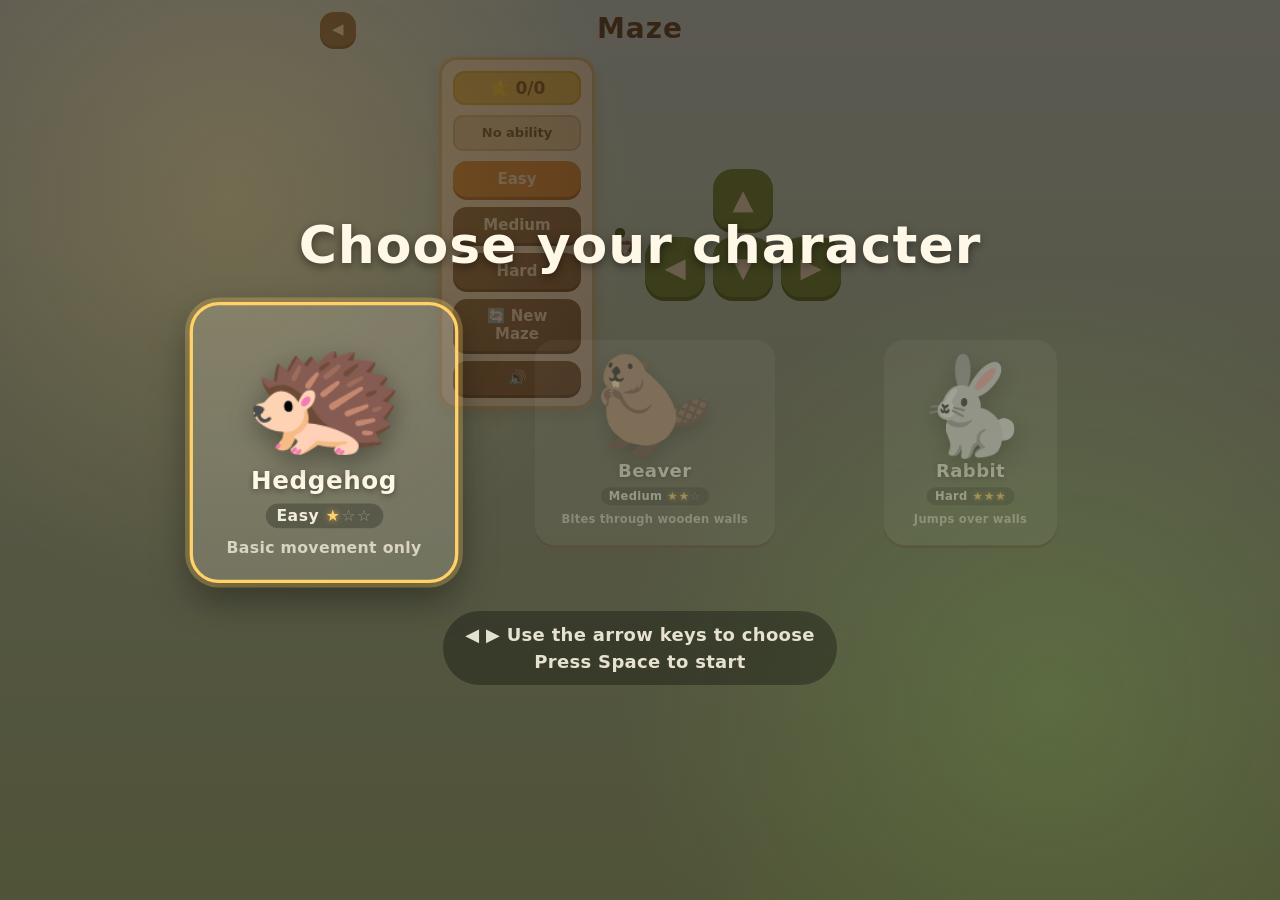
<file: Games/Maze/index.html>
<!DOCTYPE html>
<html lang="en">
<head>
<meta charset="UTF-8">
<meta name="viewport" content="width=device-width, initial-scale=1.0, user-scalable=no">
<title>Maze</title>
<style>
  * { box-sizing: border-box; margin: 0; padding: 0; -webkit-tap-highlight-color: transparent; }
  html, body { height: 100%; }
  body {
    font-family: "Segoe UI", system-ui, sans-serif;
    background: linear-gradient(#cdeffd 0%, #b6e3c8 60%, #a5d8a0 100%);
    display: flex; flex-direction: column; align-items: center;
    padding: 12px 10px; min-height: 100vh; overflow: hidden;
  }
  .wrap { display: flex; flex-direction: column; align-items: center; gap: 10px; max-width: 640px; width: 100%; }

  .header-row { display: flex; align-items: center; justify-content: center; position: relative; gap: 10px; margin-bottom: 2px; width: 100%; }
  #backBtn { position: absolute; left: 0; top: 50%; transform: translateY(-50%); font-size: 15px; padding: 8px 12px; }
  h1 { font-size: clamp(20px, 4.5vw, 28px); color: #4a3520; letter-spacing: 1px; }
  button {
    font-family: inherit; font-size: 15px; font-weight: 700;
    border: none; border-radius: 14px; cursor: pointer;
    background: #7a5c43; color: #fff8e7; padding: 8px 14px;
    box-shadow: 0 3px 0 #5c4430;
    transition: transform .06s ease, box-shadow .06s ease;
  }
  button:active { transform: translateY(3px); box-shadow: 0 0 0 #5c4430; }
  button.active { background: #e08a3c; box-shadow: 0 3px 0 #a85f1f; }
  .star-pill {
    background: #e8c360; color: #6b4a21; font-weight: 800; font-size: 17px;
    padding: 7px 10px; border-radius: 12px; text-align: center;
    box-shadow: inset 0 0 0 2px #d4ae45;
  }
  #soundBtn, #newBtn { font-size: 15px; }
  button.data-size { padding: 9px 10px; }

  .panel {
    background: #fff8e7; border-radius: 18px; padding: 14px;
    box-shadow: inset 0 0 0 3px #d9c48f, 0 6px 16px rgba(60, 40, 10, .18);
    display: flex; flex-direction: column; gap: 10px; align-items: stretch;
    width: clamp(128px, 20vw, 156px);
    align-self: center;
  }
  .panel .star-pill { width: 100%; }
  .ability-pill {
    background: #e8d9b8; color: #5c4430; font-weight: 700; font-size: 13px;
    padding: 8px 8px; border-radius: 10px; text-align: center; line-height: 1.35;
    box-shadow: inset 0 0 0 2px #d4be8d;
    min-height: 36px; display: flex; align-items: center; justify-content: center;
    position: relative; cursor: help;
  }
  .ability-pill .ability-tip {
    position: absolute; top: calc(100% + 7px); left: 50%; transform: translateX(-50%);
    width: 220px; max-width: 70vw; text-align: left;
    background: #4a3520; color: #fff8e7;
    font-size: 12px; font-weight: 600; line-height: 1.45; letter-spacing: .2px;
    padding: 9px 11px; border-radius: 10px;
    box-shadow: 0 6px 18px rgba(0, 0, 0, .35);
    z-index: 30; opacity: 0; visibility: hidden; pointer-events: none;
    white-space: normal;
    transition: opacity .15s ease, transform .15s ease;
  }
  .ability-pill .ability-tip::after {
    content: ""; position: absolute; top: -5px; left: 50%; transform: translateX(-50%) rotate(45deg);
    width: 10px; height: 10px; background: #4a3520;
  }
  .ability-pill:hover .ability-tip,
  .ability-pill:focus .ability-tip,
  .ability-pill:focus-within .ability-tip {
    opacity: 1; visibility: visible;
  }

  .board-holder { position: relative; }
  .grid {
    display: grid; background: #3d6b28; border-radius: 12px;
    padding: 5px; gap: 2px;
    box-shadow: inset 0 0 0 3px #2c4d1b, 0 8px 22px rgba(30, 60, 20, .25);
  }
  .tile {
    border-radius: 7px; position: relative;
    display: flex; align-items: center; justify-content: center;
  }
  .tile.grass {
    background:
      radial-gradient(circle at 26% 22%, rgba(255,255,255,.22) 0 9%, transparent 10%),
      radial-gradient(circle at 72% 66%, rgba(255,255,255,.14) 0 8%, transparent 9%),
      radial-gradient(circle at 64% 20%, rgba(255,255,255,.14) 0 7%, transparent 8%),
      linear-gradient(#86cf50, #66ad39);
    box-shadow: inset 0 0 5px rgba(38, 84, 22, .35);
  }
  .tile.path {
    background: linear-gradient(#f7e9c6, #efdcb4);
    box-shadow: inset 0 2px 3px rgba(120, 90, 40, .12);
  }
  .tile.dirt {
    background:
      radial-gradient(circle at 28% 30%, rgba(120, 80, 40, .2) 0 10%, transparent 11%),
      radial-gradient(circle at 72% 62%, rgba(120, 80, 40, .18) 0 8%, transparent 9%),
      linear-gradient(#d9b27a, #c49a63);
    box-shadow: inset 0 2px 3px rgba(110, 70, 30, .2);
  }
  .tile.wood {
    background:
      repeating-linear-gradient(90deg, rgba(90, 50, 20, .28) 0 4px, transparent 4px 12px),
      linear-gradient(#aa723f, #7e4e2a);
    box-shadow: inset 0 0 6px rgba(50, 25, 10, .5);
  }
  .tile.goal { box-shadow: inset 0 0 0 3px rgba(232, 165, 82, .75); }
  .tile.start { box-shadow: inset 0 0 0 3px rgba(120, 205, 120, .6); }
  .tile-emoji { font-size: calc(var(--cell) * .56); line-height: 1; z-index: 1; }
  .tile-emoji.goal-emoji { font-size: calc(var(--cell) * .62); }
  .star-item { animation: pop .3s ease; }
  @keyframes pop { 0% { transform: scale(0); } 70% { transform: scale(1.3); } 100% { transform: scale(1); } }
  .star-item.collected { animation: collect .45s ease forwards; }
  @keyframes collect { 0% { transform: scale(1); opacity: 1; } 100% { transform: scale(0) rotate(180deg); opacity: 0; } }

  #player {
    position: absolute; z-index: 5; pointer-events: none;
    display: flex; align-items: center; justify-content: center;
    transition: left .18s ease, top .18s ease;
    will-change: left, top;
    font-size: calc(var(--cell) * .72); line-height: 1;
  }
  #player.bump { animation: bump .18s ease; }
  #player.hop { animation: hop .32s ease; }
  #sprite { display: block; transition: transform .15s ease; }
  #dirArrow {
    position: absolute;
    font-size: calc(var(--cell) * .18); line-height: 1;
    color: rgba(255, 255, 255, .9); pointer-events: none;
    text-shadow: 0 1px 2px rgba(0, 0, 0, .55), 0 0 4px rgba(0, 0, 0, .35);
    opacity: .9;
  }
  #dirArrow.f-up { top: -4px; left: 50%; transform: translateX(-50%); }
  #dirArrow.f-down { bottom: -4px; left: 50%; transform: translateX(-50%); }
  #dirArrow.f-left { left: -6px; top: 50%; transform: translateY(-50%); }
  #dirArrow.f-right { right: -6px; top: 50%; transform: translateY(-50%); }
  @keyframes bump { 0%,100% { transform: translate(0,0); } 25% { transform: translate(-7%,0); } 75% { transform: translate(6%,0); } }
  @keyframes hop {
    0% { transform: translateY(0) scale(1,1); }
    35% { transform: translateY(-70%) scale(1,1); }
    60% { transform: translateY(-45%) scale(1.05,.85); }
    100% { transform: translateY(0) scale(1,1); }
  }

  .game-row { display: flex; align-items: center; justify-content: center; gap: clamp(10px, 2vw, 20px); }
  .pad {
    display: grid; grid-template-columns: repeat(3, var(--padbtn, 60px));
    grid-template-rows: repeat(2, var(--padbtn, 60px)); gap: 8px;
    align-self: center;
  }
  .pad button {
    font-size: calc(var(--padbtn, 60px) * .46); padding: 0;
    border-radius: 20px; background: #5b8a3c; box-shadow: 0 4px 0 #3f6427;
    display: flex; align-items: center; justify-content: center;
  }
  .pad button:active { transform: translateY(4px); box-shadow: 0 0 0 #3f6427; }
  .pad .up { grid-column: 2; grid-row: 1; }
  .pad .l { grid-column: 1; grid-row: 2; }
  .pad .d { grid-column: 2; grid-row: 2; }
  .pad .r { grid-column: 3; grid-row: 2; }

  .overlay {
    position: fixed; inset: 0; background: rgba(60, 40, 20, .55);
    display: none; align-items: center; justify-content: center; z-index: 50; opacity: 0;
    transition: opacity .25s ease;
  }
  .overlay.show { display: flex; opacity: 1; }
  .card {
    background: #fff8e7; border-radius: 22px; padding: 38px 52px; text-align: center;
    box-shadow: 0 10px 40px rgba(0,0,0,.35); border: 3px solid #8d6e63;
    transform: scale(.8); transition: transform .25s ease; max-width: 92vw;
  }
  .overlay.show .card { transform: scale(1); }
  .card h2 { font-size: clamp(38px, 10vw, 58px); color: #7a5c43; margin-bottom: 10px; }
  .card .score { font-size: 27px; color: #4a3520; font-weight: 800; margin: 10px 0 22px; line-height: 1.5; }
  .card .btn-row { display: flex; gap: 14px; justify-content: center; flex-wrap: wrap; }
  .card .btn-row button { font-size: 18px; padding: 12px 20px; }

  #charOverlay {
    align-items: stretch;
    background:
      radial-gradient(circle at 18% 22%, rgba(255, 209, 102, .16), transparent 32%),
      radial-gradient(circle at 82% 78%, rgba(134, 207, 80, .18), transparent 34%),
      rgba(48, 32, 16, .72);
    padding: 20px;
    overflow-y: auto;
  }
  .char-screen {
    display: flex; flex-direction: column; align-items: center; justify-content: center;
    gap: clamp(18px, 5vh, 42px); width: 100%; min-height: 100%;
  }
  .char-title {
    font-size: clamp(28px, 6.5vw, 52px); color: #fff8e7; letter-spacing: 1px;
    text-shadow: 0 3px 10px rgba(0, 0, 0, .45);
  }
  .char-grid { display: flex; gap: clamp(14px, 5vw, 64px); justify-content: center; flex-wrap: wrap; align-items: center; }
  .char-option {
    display: flex; flex-direction: column; align-items: center; gap: 8px;
    background: rgba(255, 248, 231, .10); border: 3px solid transparent; border-radius: 26px;
    padding: clamp(10px, 2.2vw, 20px) clamp(14px, 3vw, 30px);
    cursor: pointer; font-family: inherit;
    opacity: .42; transform: scale(.82);
    transition: transform .18s ease, opacity .18s ease, background .18s ease, border-color .18s ease, box-shadow .18s ease;
  }
  .char-option:hover { opacity: .65; }
  .char-option .char-emoji {
    font-size: clamp(56px, 14vw, 116px); line-height: 1;
    filter: drop-shadow(0 8px 12px rgba(0, 0, 0, .35));
    transition: transform .18s ease;
  }
  .char-option .char-name {
    font-weight: 800; color: #fff8e7; font-size: clamp(16px, 3vw, 22px);
    letter-spacing: .5px; text-shadow: 0 2px 6px rgba(0, 0, 0, .4);
  }
  .char-option .char-tag {
    display: flex; align-items: center; gap: 6px;
    font-size: clamp(11px, 2.2vw, 14px); font-weight: 800; letter-spacing: .4px;
    color: rgba(255, 248, 231, .92);
    background: rgba(0, 0, 0, .24); padding: 3px 10px; border-radius: 999px;
    white-space: nowrap;
  }
  .char-option .char-tag .stars { display: inline-flex; gap: 1px; }
  .char-option .char-tag .stars i { font-style: normal; color: rgba(255, 248, 231, .35); }
  .char-option .char-tag .stars i.on { color: #ffd166; text-shadow: 0 0 6px rgba(255, 209, 102, .7); }
  .char-option .char-desc {
    font-size: clamp(11px, 2.2vw, 14px); color: rgba(255, 248, 231, .72);
    font-weight: 600; letter-spacing: .3px; text-align: center; line-height: 1.3;
  }
  .char-option.hl {
    opacity: 1; transform: scale(1.12); z-index: 2;
    background: rgba(255, 248, 231, .18);
    border-color: #ffd166;
    box-shadow: 0 0 0 4px rgba(255, 209, 102, .28), 0 14px 34px rgba(0, 0, 0, .4);
  }
  .char-option.hl .char-emoji { animation: bob 1.3s ease-in-out infinite; }
  @keyframes bob { 0%, 100% { transform: translateY(0); } 50% { transform: translateY(-9px); } }
  .char-hint {
    font-size: clamp(13px, 3vw, 18px); color: rgba(255, 248, 231, .88); font-weight: 700;
    background: rgba(0, 0, 0, .32); padding: 10px 22px; border-radius: 999px;
    text-align: center; letter-spacing: .3px; line-height: 1.5;
  }
  .confetti { position: fixed; top: -20px; width: 10px; height: 16px; z-index: 60; pointer-events: none; border-radius: 2px; }
</style>
</head>
<body>
<div class="wrap">
  <header class="header-row">
    <button id="backBtn" aria-label="Back to games">◀</button>
    <h1>Maze</h1>
  </header>

  <div class="game-row">
    <div class="panel" id="diffRow">
      <span class="star-pill">⭐ <span id="have">0</span>/<span id="total">0</span></span>
      <div class="ability-pill" id="abilityPill" tabindex="0">
        <span id="abilityPillText">No ability</span>
        <span class="ability-tip" id="abilityTip">No special ability — just find your way through the maze.</span>
      </div>
      <button class="data-size active" data-size="9">Easy</button>
      <button class="data-size" data-size="11">Medium</button>
      <button class="data-size" data-size="13">Hard</button>
      <button id="newBtn">🔄 New Maze</button>
      <button id="soundBtn">🔊</button>
    </div>
    <div class="board-holder" id="holder">
      <div class="grid" id="grid"></div>
      <div id="player"><span id="sprite">🦔</span><span id="dirArrow" class="f-down">▼</span></div>
    </div>
    <div class="pad" id="pad">
      <button class="up" data-dir="up">▲</button>
      <button class="l" data-dir="left">◀</button>
      <button class="d" data-dir="down">▼</button>
      <button class="r" data-dir="right">▶</button>
    </div>
  </div>
</div>

<div class="overlay show" id="charOverlay">
  <div class="char-screen">
    <h2 class="char-title">Choose your character</h2>
    <div class="char-grid" id="charGrid"></div>
    <div class="char-hint">◀ ▶ Use the arrow keys to choose<br>Press Space to start</div>
  </div>
</div>

<div class="overlay" id="winOverlay">
  <div class="card">
    <h2>YAY! 🎉</h2>
    <div class="score">You found your way home!<br>⭐ <span id="finalStars">0</span> stars</div>
    <div class="btn-row">
      <button id="againBtn">🔄 New Maze</button>
      <button id="stayBtn">Keep Exploring</button>
    </div>
  </div>
</div>

<script>
(function () {
  "use strict";

  var GRASS = "grass", PATH = "path", DIRT = "dirt";
  var GAP = 2, PAD = 5;
  var SIZES = { "9": 9, "11": 11, "13": 13 };
  var LOOP_CHANCE = 0.25;
  var TREE_RANGES = { "9": [2, 3], "11": [4, 6], "13": [7, 10] };

  var state = {
    rows: 9, cols: 9, pw: 4, ph: 4,
    cell: 0, step: 0, r: 0, c: 0,
    startR: 1, startC: 1, goalR: 7, goalC: 7,
    world: null, stars: {}, starTotal: 0, starHave: 0
  };
  var muted = false;
  var audioCtx = null;
  var facingRight = false;
  var facing = "down";
  var gameStarted = false;

  var characters = {
    hedgehog: {
      emoji: "🦔", name: "Hedgehog", stars: 1, tag: "Easy",
      desc: "Basic movement only",
      ability: "No ability", abilityIcon: "",
      tip: "No special ability — just find your way through the maze."
    },
    beaver: {
      emoji: "🦫", name: "Beaver", stars: 2, tag: "Medium",
      desc: "Bites through wooden walls",
      ability: "Bite walls", abilityIcon: "🪵",
      tip: "Press SPACE to bite through any wooden wall you are standing next to. Wood walls turn into dirt paths you can walk on."
    },
    rabbit: {
      emoji: "🐇", name: "Rabbit", stars: 3, tag: "Hard",
      desc: "Jumps over walls",
      ability: "Wall jump", abilityIcon: "⤴",
      tip: "Press SPACE to jump over the wall you are facing. The tile 2 squares beyond must be open for the jump to work."
    }
  };
  var charOrder = ["hedgehog", "beaver", "rabbit"];
  var charIndex = 0;
  var currentChar = "hedgehog";

  var gridEl = document.getElementById("grid");
  var holderEl = document.getElementById("holder");
  var playerEl = document.getElementById("player");
  var spriteEl = document.getElementById("sprite");
  var dirArrowEl = document.getElementById("dirArrow");
  var panelEl = document.getElementById("diffRow");
  var padEl = document.getElementById("pad");
  var haveEl = document.getElementById("have");
  var totalEl = document.getElementById("total");
  var winOverlay = document.getElementById("winOverlay");
  var charOverlay = document.getElementById("charOverlay");
  var finalStarsEl = document.getElementById("finalStars");
  var abilityPillTextEl = document.getElementById("abilityPillText");
  var abilityTipEl = document.getElementById("abilityTip");

  function buildCharPicker() {
    var grid = document.getElementById("charGrid");
    grid.innerHTML = "";
    charOrder.forEach(function (key, i) {
      var ch = characters[key];
      var btn = document.createElement("button");
      btn.className = "char-option";
      btn.dataset.char = key;
      btn.setAttribute("aria-label", ch.name);
      btn.setAttribute("aria-selected", i === 0 ? "true" : "false");
      if (i === 0) btn.classList.add("hl");

      var em = document.createElement("span");
      em.className = "char-emoji";
      em.textContent = ch.emoji;
      btn.appendChild(em);

      var nm = document.createElement("span");
      nm.className = "char-name";
      nm.textContent = ch.name;
      btn.appendChild(nm);

      var tag = document.createElement("span");
      tag.className = "char-tag";
      var stars = document.createElement("span");
      stars.className = "stars";
      for (var s = 1; s <= 3; s++) {
        var st = document.createElement("i");
        st.textContent = s <= ch.stars ? "★" : "☆";
        if (s <= ch.stars) st.className = "on";
        stars.appendChild(st);
      }
      tag.appendChild(document.createTextNode(ch.tag));
      tag.appendChild(stars);
      btn.appendChild(tag);

      var desc = document.createElement("span");
      desc.className = "char-desc";
      desc.textContent = ch.desc;
      btn.appendChild(desc);

      grid.appendChild(btn);
    });
  }

  function abilityHint() {
    var ch = characters[currentChar];
    abilityPillTextEl.textContent = ch.abilityIcon ? ch.abilityIcon + " " + ch.ability : ch.ability;
    abilityTipEl.textContent = ch.tip;
  }

  buildCharPicker();
  abilityHint();

  function ensureAudio() {
    if (!audioCtx) {
      try { audioCtx = new (window.AudioContext || window.webkitAudioContext)(); }
      catch (e) { audioCtx = null; }
    }
    if (audioCtx && audioCtx.state === "suspended") audioCtx.resume().catch(function () {});
  }

  function beep(freq, delay, dur, type, vol) {
    if (muted || !audioCtx) return;
    var t0 = audioCtx.currentTime + delay;
    var osc = audioCtx.createOscillator();
    var gain = audioCtx.createGain();
    osc.type = type || "sine";
    osc.frequency.value = freq;
    gain.gain.setValueAtTime(0, t0);
    gain.gain.linearRampToValueAtTime(vol || 0.25, t0 + 0.01);
    gain.gain.exponentialRampToValueAtTime(0.0001, t0 + dur);
    osc.connect(gain); gain.connect(audioCtx.destination);
    osc.start(t0); osc.stop(t0 + dur + 0.02);
  }

  function sStar() { beep(880, 0, .09, "sine", .22); beep(1318, .1, .14, "sine", .22); }
  function sWall() { beep(150, 0, .08, "square", .1); }
  function sMove() { beep(340, 0, .03, "sine", .05); }
  function sWin() { [523, 659, 784, 1046].forEach(function (f, i) { beep(f, i * 0.14, .22, "sine", .22); }); }
  function sClick() { beep(500, 0, .05, "sine", .12); }
  function sChomp() { beep(220, 0, .12, "square", .18); beep(170, .1, .15, "sawtooth", .14); }
  function sJump() { beep(300, 0, .06, "sine", .18); beep(520, .08, .07, "sine", .18); beep(760, .16, .1, "sine", .16); }
  function sFail() { beep(140, 0, .12, "square", .1); }

  function makeMaze(rows, cols) {
    var m = [];
    var r, c;
    for (r = 0; r < rows; r++) {
      m.push([]);
      for (c = 0; c < cols; c++) m[r].push({ n: 1, e: 1, s: 1, w: 1, v: 0 });
    }
    var DIRS = { n: [-1, 0, "s"], e: [0, 1, "w"], s: [1, 0, "n"], w: [0, -1, "e"] };
    var order = ["n", "e", "s", "w"];
    var stack = [[0, 0]];
    m[0][0].v = 1;
    while (stack.length) {
      var cur = stack[stack.length - 1];
      var rr = cur[0], cc = cur[1];
      var nb = order.slice();
      for (var i = nb.length - 1; i > 0; i--) { var j = Math.floor(Math.random() * (i + 1)); var t = nb[i]; nb[i] = nb[j]; nb[j] = t; }
      var moved = false;
      for (i = 0; i < nb.length; i++) {
        var d = nb[i], dref = DIRS[d];
        var nr = rr + dref[0], nc = cc + dref[1];
        if (nr < 0 || nr >= rows || nc < 0 || nc >= cols || m[nr][nc].v) continue;
        m[rr][cc][d] = 0;
        m[nr][nc][dref[2]] = 0;
        m[nr][nc].v = 1;
        stack.push([nr, nc]);
        moved = true;
        break;
      }
      if (!moved) stack.pop();
    }
    return m;
  }

  function addLoops(maze, rows, cols, chance) {
    for (var r = 0; r < rows; r++) {
      for (var c = 0; c < cols; c++) {
        if (c < cols - 1 && maze[r][c].e === 1 && Math.random() < chance) {
          maze[r][c].e = 0;
          maze[r][c + 1].w = 0;
        }
        if (r < rows - 1 && maze[r][c].s === 1 && Math.random() < chance) {
          maze[r][c].s = 0;
          maze[r + 1][c].n = 0;
        }
      }
    }
  }

  function computeCell() {
    var padBtn = Math.round(Math.min(64, Math.max(46, Math.min(window.innerWidth * 0.055, 64))));
    document.documentElement.style.setProperty("--padbtn", padBtn + "px");
    var panelW = panelEl.offsetWidth || 140;
    var padW = padEl.offsetWidth || 196;
    var availW = Math.min(window.innerWidth - 20 - panelW - padW - 48, 1100);
    var availH = window.innerHeight - 64;
    var avail = Math.max(160, Math.min(availW, availH));
    var inner = avail - 2 * PAD - (state.cols - 1) * GAP;
    var cell = Math.floor(inner / state.cols);
    if (cell < 16) cell = 16;
    if (cell > 160) cell = 160;
    return cell;
  }

  function treeSpots(world, rows, cols) {
    var spots = [];
    var dirs = [[-1, 0], [1, 0], [0, -1], [0, 1]];
    for (var r = 1; r < rows - 1; r++) {
      for (var c = 1; c < cols - 1; c++) {
        if (world[r][c].kind !== GRASS) continue;
        var pathNeighbors = 0;
        for (var d = 0; d < dirs.length; d++) {
          if (world[r + dirs[d][0]][c + dirs[d][1]].kind === PATH) pathNeighbors++;
        }
        if (pathNeighbors >= 2) spots.push([r, c]);
      }
    }
    return spots;
  }

  function placeTrees(world, rows, cols) {
    var spots = treeSpots(world, rows, cols);
    for (var i = spots.length - 1; i > 0; i--) {
      var j = Math.floor(Math.random() * (i + 1));
      var spot = spots[i]; spots[i] = spots[j]; spots[j] = spot;
    }
    var range = TREE_RANGES[state.cols] || TREE_RANGES["9"];
    var target = range[0] + Math.floor(Math.random() * (range[1] - range[0] + 1));
    var count = Math.min(target, spots.length);
    for (i = 0; i < count; i++) world[spots[i][0]][spots[i][1]].wood = true;
    return count;
  }

  function buildWorld() {
    var cols = state.cols, rows = state.rows;
    state.pw = Math.floor((cols - 1) / 2);
    state.ph = Math.floor((rows - 1) / 2);

    var world, treeCount = 0;
    do {
      var maze = makeMaze(state.ph, state.pw);
      addLoops(maze, state.ph, state.pw, LOOP_CHANCE);

      world = [];
      for (var r = 0; r < rows; r++) {
        world.push([]);
        for (var c = 0; c < cols; c++) world[r].push({ kind: GRASS, wood: false });
      }
      for (var pr = 0; pr < state.ph; pr++) {
        for (var pc = 0; pc < state.pw; pc++) {
          var wr = 1 + 2 * pr, wc = 1 + 2 * pc;
          world[wr][wc] = { kind: PATH, wood: false };
          if (maze[pr][pc].e === 0) world[wr][wc + 1] = { kind: PATH, wood: false };
          if (maze[pr][pc].s === 0) world[wr + 1][wc] = { kind: PATH, wood: false };
        }
      }
      treeCount = currentChar === "beaver" ? placeTrees(world, rows, cols) : 0;
    } while (currentChar === "beaver" && treeCount < 2);

    state.world = world;
    state.startR = 1; state.startC = 1;
    state.goalR = 1 + 2 * (state.ph - 1);
    state.goalC = 1 + 2 * (state.pw - 1);
    state.r = state.startR; state.c = state.startC;
  }

  function safePathCells() {
    var cols = state.cols, rows = state.rows;
    var start = state.startR * cols + state.startC;
    var goal = state.goalR * cols + state.goalC;
    var seen = {};
    var queue = [start];
    seen[start] = true;
    for (var qi = 0; qi < queue.length; qi++) {
      var cur = queue[qi];
      var r = Math.floor(cur / cols), c = cur % cols;
      var steps = [[-1, 0], [1, 0], [0, -1], [0, 1]];
      for (var s = 0; s < steps.length; s++) {
        var nr = r + steps[s][0], nc = c + steps[s][1];
        if (nr < 0 || nr >= rows || nc < 0 || nc >= cols) continue;
        var idx = nr * cols + nc;
        if (idx === goal || seen[idx]) continue;
        if (state.world[nr][nc].kind !== PATH) continue;
        seen[idx] = true;
        queue.push(idx);
      }
    }
    var cells = [];
    for (var cr = 0; cr < rows; cr++) {
      for (var cc = 0; cc < cols; cc++) {
        var id = cr * cols + cc;
        if (id !== start && seen[id] && state.world[cr][cc].kind === PATH) cells.push(id);
      }
    }
    return cells;
  }

  function placeStars() {
    var pathCells = safePathCells();
    for (var i = pathCells.length - 1; i > 0; i--) {
      var j = Math.floor(Math.random() * (i + 1));
      var t = pathCells[i]; pathCells[i] = pathCells[j]; pathCells[j] = t;
    }
    var target = state.pw * state.ph <= 16 ? 3 : state.pw * state.ph <= 25 ? 4 : 6;

    state.stars = {};
    var placed = 0;
    for (i = 0; i < pathCells.length && placed < target; i++) {
      state.stars[pathCells[i]] = true;
      placed++;
    }
    state.starTotal = placed;
    state.starHave = 0;
  }

  function buildBoard() {
    buildWorld();
    placeStars();
    state.cell = computeCell();
    state.step = state.cell + GAP;

    var cols = state.cols, rows = state.rows;
    gridEl.style.gridTemplateColumns = "repeat(" + cols + ", " + state.cell + "px)";
    gridEl.style.gridTemplateRows = "repeat(" + rows + ", " + state.cell + "px)";
    var boardW = cols * state.cell + (cols - 1) * GAP + 2 * PAD;
    var boardH = rows * state.cell + (rows - 1) * GAP + 2 * PAD;
    holderEl.style.width = boardW + "px";
    holderEl.style.height = boardH + "px";
    holderEl.style.setProperty("--cell", state.cell + "px");
    playerEl.style.width = state.cell + "px";
    playerEl.style.height = state.cell + "px";
    playerEl.style.transition = "none";
    facingRight = false;
    facing = "down";
    updateDirArrow();
    applyFacing();
    positionPlayer(true);

    gridEl.innerHTML = "";
    for (var r = 0; r < rows; r++) {
      for (var c = 0; c < cols; c++) {
        var tile = document.createElement("div");
        var cell = state.world[r][c];
        var cls = cell.kind === GRASS ? "tile grass" : (cell.kind === DIRT ? "tile dirt" : "tile path");
        if (cell.wood) cls += " wood";
        tile.className = cls;

        var idx = r * cols + c;
        if (idx === startIdx()) tile.classList.add("start");
        if (idx === goalIdx()) {
          tile.classList.add("goal");
          var goalEmoji = document.createElement("div");
          goalEmoji.className = "tile-emoji goal-emoji";
          goalEmoji.textContent = "🛖";
          tile.appendChild(goalEmoji);
        }
        if (state.stars[idx]) {
          var star = document.createElement("div");
          star.className = "tile-emoji star-item";
          star.textContent = "⭐";
          star.dataset.idx = idx;
          tile.appendChild(star);
        }
        gridEl.appendChild(tile);
      }
    }

    haveEl.textContent = "0";
    totalEl.textContent = state.starTotal;
    requestAnimationFrame(function () { playerEl.style.transition = "left .18s ease, top .18s ease"; });
  }

  function startIdx() { return state.startR * state.cols + state.startC; }
  function goalIdx() { return state.goalR * state.cols + state.goalC; }

  function positionPlayer(instant) {
    var left = state.c * state.step + PAD;
    var top = state.r * state.step + PAD;
    if (instant) { playerEl.style.transition = "none"; }
    playerEl.style.left = left + "px";
    playerEl.style.top = top + "px";
    if (instant) { requestAnimationFrame(function () { playerEl.style.transition = "left .18s ease, top .18s ease"; }); }
  }

  var moveBy = { up: [-1, 0], right: [0, 1], down: [1, 0], left: [0, -1] };

  function isOpen(r, c) {
    var cell = state.world[r] && state.world[r][c];
    return !!cell && cell.kind !== GRASS;
  }

  function applyFacing() {
    spriteEl.style.transform = facingRight ? "scaleX(-1)" : "scaleX(1)";
  }

  function faceDirection(dir) {
    if (dir === "right") facingRight = true;
    else if (dir === "left") facingRight = false;
    else facingRight = !facingRight;
    facing = dir;
    updateDirArrow();
    applyFacing();
  }

  function updateDirArrow() {
    var a = { up: "▲", right: "▶", down: "▼", left: "◀" };
    dirArrowEl.textContent = a[facing] || "▼";
    dirArrowEl.classList.remove("f-up", "f-down", "f-left", "f-right");
    dirArrowEl.classList.add("f-" + facing);
  }

  function bump() {
    playerEl.classList.remove("bump");
    void playerEl.offsetWidth;
    playerEl.classList.add("bump");
  }

  function arrive(nr, nc, dir) {
    state.r = nr; state.c = nc;
    faceDirection(dir);
    positionPlayer(false);
    sMove();

    var idx = nr * state.cols + nc;
    if (state.stars[idx]) {
      delete state.stars[idx];
      state.starHave++;
      haveEl.textContent = state.starHave;
      sStar();
      var starEl = gridEl.querySelector('.star-item[data-idx="' + idx + '"]');
      if (starEl) starEl.classList.add("collected");
    }

    if (idx === goalIdx()) {
      setTimeout(win, 300);
    }
  }

  function move(dir) {
    if (winOverlay.classList.contains("show") || charOverlay.classList.contains("show") || !gameStarted) return;
    ensureAudio();
    var d = moveBy[dir];
    var nr = state.r + d[0], nc = state.c + d[1];
    if (nr < 0 || nr >= state.rows || nc < 0 || nc >= state.cols || !isOpen(nr, nc)) {
      faceDirection(dir);
      bump();
      sWall();
      return;
    }
    arrive(nr, nc, dir);
  }

  function win() {
    finalStarsEl.textContent = state.starHave;
    sWin();
    winOverlay.classList.add("show");
    setTimeout(confetti, 200);
  }

  function confetti() {
    var colors = ["#ff8fa3", "#ffd166", "#06d6a0", "#8ecae6", "#c77dff", "#ffb703", "#ef476f"];
    for (var i = 0; i < 90; i++) {
      var el = document.createElement("div");
      el.className = "confetti";
      el.style.left = (Math.random() * 100) + "vw";
      el.style.background = colors[Math.floor(Math.random() * colors.length)];
      el.style.animation = "fall " + (2 + Math.random() * 3) + "s " + (Math.random() * 1.5) + "s ease-in forwards";
      document.body.appendChild(el);
      (function (e) { setTimeout(function () { e.remove(); }, 6000); })(el);
    }
  }
  var confettiKey = document.createElement("style");
  confettiKey.textContent = "@keyframes fall { 0% { transform: translateY(-20px) rotate(0deg); opacity: 1; } 100% { transform: translateY(115vh) rotate(760deg); opacity: .2; } }";
  document.head.appendChild(confettiKey);

  function beaverBite() {
    ensureAudio();
    var bitten = [];
    var keys = ["up", "right", "down", "left"];
    for (var i = 0; i < keys.length; i++) {
      var d = moveBy[keys[i]];
      var nr = state.r + d[0], nc = state.c + d[1];
      if (nr < 0 || nr >= state.rows || nc < 0 || nc >= state.cols) continue;
      var cell = state.world[nr][nc];
      if (cell.kind === GRASS && cell.wood) {
        cell.kind = DIRT;
        cell.wood = false;
        bitten.push(nr * state.cols + nc);
      }
    }
    if (bitten.length === 0) { bump(); sFail(); return; }
    sChomp();
    for (i = 0; i < bitten.length; i++) {
      var tile = gridEl.children[bitten[i]];
      if (tile) tile.className = "tile dirt";
    }
  }

  function rabbitJump() {
    ensureAudio();
    var d = moveBy[facing];
    var r1 = state.r + d[0], c1 = state.c + d[1];
    var r2 = state.r + 2 * d[0], c2 = state.c + 2 * d[1];
    if (r1 < 0 || r1 >= state.rows || c1 < 0 || c1 >= state.cols) { bump(); sFail(); return; }
    if (isOpen(r1, c1)) { bump(); sFail(); return; }
    if (r2 < 0 || r2 >= state.rows || c2 < 0 || c2 >= state.cols || !isOpen(r2, c2)) { bump(); sFail(); return; }
    playerEl.classList.add("hop");
    sJump();
    arrive(r2, c2, facing);
    setTimeout(function () { playerEl.classList.remove("hop"); }, 340);
  }

  var abilities = {
    hedgehog: null,
    beaver: beaverBite,
    rabbit: rabbitJump
  };

  function useAbility() {
    var ab = abilities[currentChar];
    if (ab) ab();
  }

  function highlightChar() {
    var opts = charOverlay.querySelectorAll(".char-option");
    for (var i = 0; i < opts.length; i++) {
      var on = i === charIndex;
      opts[i].classList.toggle("hl", on);
      opts[i].setAttribute("aria-selected", on ? "true" : "false");
    }
  }

  function moveHighlight(step) {
    charIndex = (charIndex + step + charOrder.length) % charOrder.length;
    highlightChar();
    sClick();
  }

  function selectChar() {
    ensureAudio();
    sClick();
    currentChar = charOrder[charIndex];
    spriteEl.textContent = characters[currentChar].emoji;
    abilityHint();
    gameStarted = true;
    charOverlay.classList.remove("show");
    buildBoard();
  }

  document.addEventListener("keydown", function (e) {
    if (charOverlay.classList.contains("show")) {
      if (e.key === "ArrowLeft") { e.preventDefault(); moveHighlight(-1); }
      else if (e.key === "ArrowRight") { e.preventDefault(); moveHighlight(1); }
      else if (e.key === " " || e.key === "Spacebar" || e.key === "Enter") { e.preventDefault(); selectChar(); }
      return;
    }
    var map = { ArrowUp: "up", ArrowRight: "right", ArrowDown: "down", ArrowLeft: "left" };
    if (map[e.key]) { e.preventDefault(); move(map[e.key]); }
    else if (e.key === " " || e.key === "Spacebar") {
      e.preventDefault();
      if (!gameStarted || winOverlay.classList.contains("show")) return;
      useAbility();
    }
  });

  padEl.addEventListener("pointerdown", function (e) {
    var btn = e.target.closest("button[data-dir]");
    if (btn) { e.preventDefault(); move(btn.dataset.dir); }
  });

  charOverlay.addEventListener("click", function (e) {
    var opt = e.target.closest("button[data-char]");
    if (!opt) return;
    var idx = Array.prototype.indexOf.call(opt.parentNode.children, opt);
    if (idx >= 0) charIndex = idx;
    selectChar();
  });

  document.getElementById("backBtn").addEventListener("click", function () { sClick(); window.location.href = "../index.html"; });
  document.getElementById("newBtn").addEventListener("click", function () { sClick(); buildBoard(); });
  document.getElementById("againBtn").addEventListener("click", function () { winOverlay.classList.remove("show"); sClick(); buildBoard(); });
  document.getElementById("stayBtn").addEventListener("click", function () { winOverlay.classList.remove("show"); sClick(); });

  document.getElementById("soundBtn").addEventListener("click", function () {
    ensureAudio();
    muted = !muted;
    this.textContent = muted ? "🔇" : "🔊";
    if (!muted) sClick();
  });

  document.getElementById("diffRow").addEventListener("click", function (e) {
    var btn = e.target.closest("button[data-size]");
    if (!btn) return;
    sClick();
    state.rows = state.cols = SIZES[btn.dataset.size];
    document.querySelectorAll("#diffRow button").forEach(function (b) { b.classList.remove("active"); });
    btn.classList.add("active");
    winOverlay.classList.remove("show");
    buildBoard();
  });

  window.addEventListener("resize", function () { if (gameStarted) buildBoard(); });
  window.addEventListener("load", function () { if (gameStarted) buildBoard(); });
})();
</script>
</body>
</html>
</file>
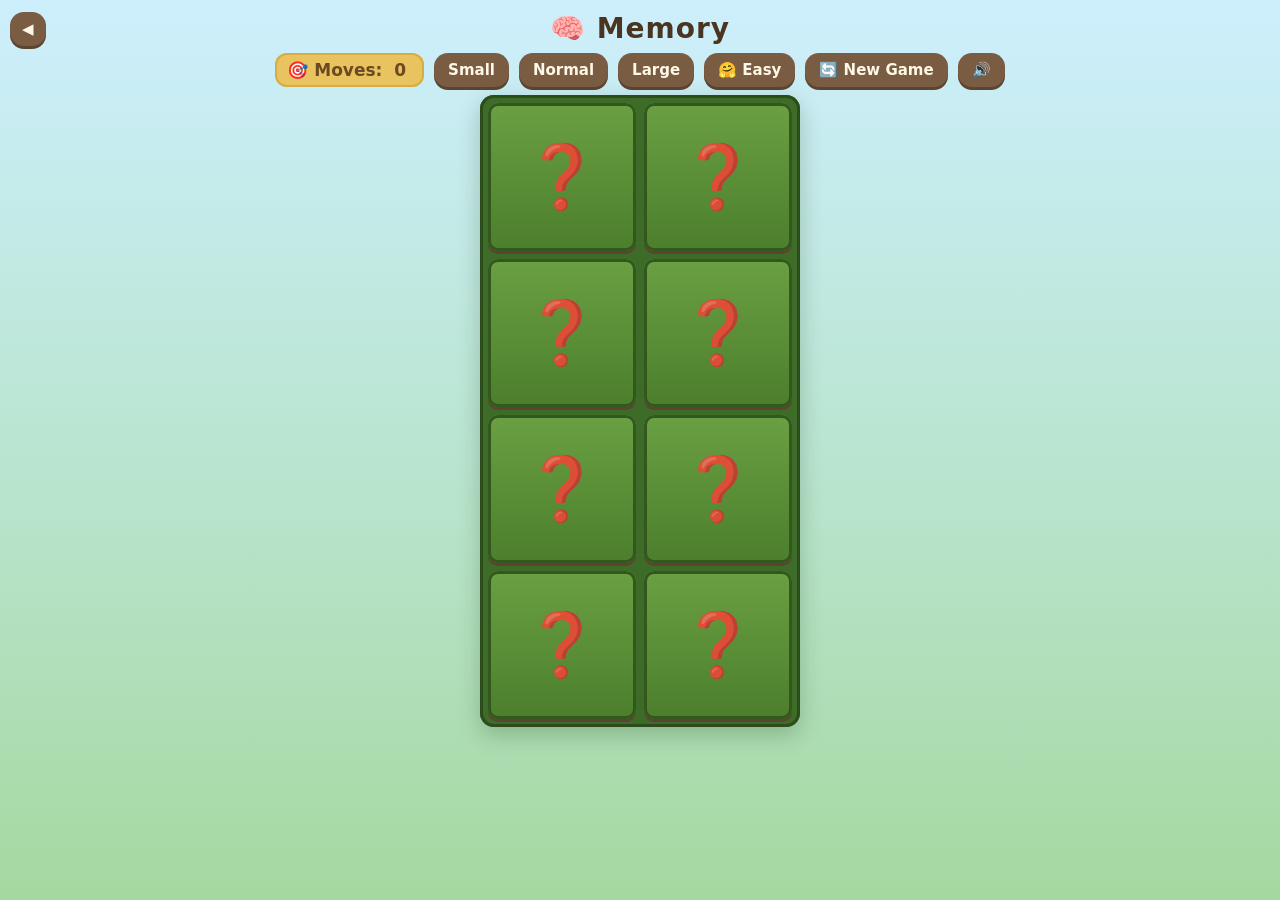
<file: Games/Memory/index.html>
<!DOCTYPE html>
<html lang="en">
<head>
<meta charset="UTF-8">
<meta name="viewport" content="width=device-width, initial-scale=1.0, user-scalable=no">
<title>Memory</title>
<style>
  * { box-sizing: border-box; margin: 0; padding: 0; -webkit-tap-highlight-color: transparent; }
  html, body { height: 100%; }
  body {
    font-family: "Segoe UI", system-ui, sans-serif;
    background: linear-gradient(#cdeffd 0%, #b6e3c8 60%, #a5d8a0 100%);
    display: flex; flex-direction: column; align-items: center;
    padding: 12px 10px; min-height: 100vh; overflow: hidden;
  }
  .wrap { display: flex; flex-direction: column; align-items: center; gap: 8px; width: 100%; }

  .header-row { display: flex; align-items: center; justify-content: center; position: relative; gap: 10px; width: 100%; }
  #backBtn { position: absolute; left: 0; top: 50%; transform: translateY(-50%); font-size: 15px; padding: 8px 12px; }
  h1 { font-size: clamp(20px, 4.5vw, 28px); color: #4a3520; letter-spacing: 1px; }
  button {
    font-family: inherit; font-size: 15px; font-weight: 700;
    border: none; border-radius: 14px; cursor: pointer;
    background: #7a5c43; color: #fff8e7; padding: 8px 14px;
    box-shadow: 0 3px 0 #5c4430;
    transition: transform .06s ease, box-shadow .06s ease;
  }
  button:active { transform: translateY(3px); box-shadow: 0 0 0 #5c4430; }
  button.active { background: #e08a3c; box-shadow: 0 3px 0 #a85f1f; }

  .controls {
    display: flex; align-items: center; justify-content: center; gap: 10px;
    flex-wrap: wrap; width: 100%;
  }
  .star-pill {
    background: #e8c360; color: #6b4a21; font-weight: 800; font-size: 17px;
    padding: 7px 12px; border-radius: 12px; text-align: center;
    box-shadow: inset 0 0 0 2px #d4ae45;
  }
  .star-pill .num { min-width: 1.4em; display: inline-block; text-align: center; }

  .board-holder { display: flex; justify-content: center; }
  .grid {
    display: grid; gap: 8px;
    padding: 8px;
    background: #3d6b28; border-radius: 14px;
    box-shadow: inset 0 0 0 3px #2c4d1b, 0 8px 22px rgba(30, 60, 20, .25);
  }
  .card {
    perspective: 600px; cursor: pointer; border: none; background: none; padding: 0;
    border-radius: 10px;
  }
  .card:disabled { cursor: default; }
  .inner {
    position: relative; width: 100%; height: 100%;
    transform-style: preserve-3d;
    transition: transform .35s ease;
    border-radius: 10px;
  }
  .card.flipped .inner { transform: rotateY(180deg); }
  .face {
    position: absolute; inset: 0;
    backface-visibility: hidden; -webkit-backface-visibility: hidden;
    border-radius: 10px;
    display: flex; align-items: center; justify-content: center;
    font-size: calc(var(--cell) * .5); line-height: 1;
  }
  .face.back { transform: rotateY(180deg); background: linear-gradient(#fff3d6, #f1dca6); box-shadow: inset 0 0 0 3px #d9c48f; }
  .face.front {
    background: linear-gradient(#6aa043, #4c7e2c);
    box-shadow: inset 0 0 0 3px #33581e;
    color: rgba(255, 255, 255, .85);
  }
  .face.front::after {
    content: "❓"; font-size: calc(var(--cell) * .42);
  }
  .back .pic { filter: drop-shadow(0 2px 2px rgba(80,60,20,.25)); }
  .card.matched { pointer-events: none; }
  .card.matched .face.back { background: linear-gradient(#ebe6d8, #d8d2c2); box-shadow: inset 0 0 0 3px #b5ae9a; }
  .card.matched .pic { opacity: .4; filter: grayscale(1); }
  .card.matched .inner { animation: pop .35s ease; }
  @keyframes pop { 0% { transform: rotateY(180deg) scale(1); } 45% { transform: rotateY(180deg) scale(1.15); } 100% { transform: rotateY(180deg) scale(1); } }

  [hidden] { display: none !important; }
  .card.shown { pointer-events: none; cursor: default; }
  .card.shown .face.back { box-shadow: inset 0 0 0 3px #f0c050; }

  .overlay {
    position: fixed; inset: 0; background: rgba(60, 40, 20, .55);
    display: none; align-items: center; justify-content: center; z-index: 50; opacity: 0;
    transition: opacity .25s ease;
  }
  .overlay.show { display: flex; opacity: 1; }
  .cardm {
    background: #fff8e7; border-radius: 22px; padding: 38px 52px; text-align: center;
    box-shadow: 0 10px 40px rgba(0,0,0,.35); border: 3px solid #8d6e63;
    transform: scale(.8); transition: transform .25s ease; max-width: 92vw;
  }
  .overlay.show .cardm { transform: scale(1); }
  .cardm h2 { font-size: clamp(38px, 10vw, 58px); color: #7a5c43; margin-bottom: 10px; }
  .cardm .score { font-size: 27px; color: #4a3520; font-weight: 800; margin: 10px 0 22px; line-height: 1.5; }
  .cardm .btn-row { display: flex; gap: 14px; justify-content: center; flex-wrap: wrap; }
  .cardm .btn-row button { font-size: 18px; padding: 12px 20px; }

  .confetti { position: fixed; top: -20px; width: 10px; height: 16px; z-index: 60; pointer-events: none; border-radius: 2px; }
</style>
</head>
<body>
<div class="wrap">
  <header class="header-row">
    <button id="backBtn" aria-label="Back to games">◀</button>
    <h1>🧠 Memory</h1>
  </header>

  <div class="controls">
    <span class="star-pill">🎯 Moves: <span class="num" id="moves">0</span></span>
    <button data-pairs="4">Small</button>
    <button data-pairs="8">Normal</button>
    <button data-pairs="16">Large</button>
    <button id="easyBtn">🤗 Easy</button>
    <button id="newBtn">🔄 New Game</button>
    <button id="soundBtn">🔊</button>
  </div>

  <div class="board-holder" id="holder">
    <div class="grid" id="grid"></div>
  </div>
</div>

<div class="overlay" id="winOverlay">
  <div class="cardm">
    <h2>YAY! 🎉</h2>
    <div class="score">You matched them all!<br>in <span id="finalMoves">0</span> moves</div>
    <div class="btn-row">
      <button id="againBtn">🔄 New Game</button>
      <button id="stayBtn">Keep Playing</button>
    </div>
  </div>
</div>

<script>
(function () {
  "use strict";

  var GAP = 8;
  var SIZES = { "4": [2, 4], "8": [4, 4], "16": [8, 4] };
  var POOL = ["🐶","🐱","🦊","🐻","🐼","🐸","🦁","🐮","🐷","🐔","🐧","🦉","🐰","🐭","🐨","🚗","🚕","🚌","🚓","🏎️","🏠","⏰","🎈","🔑","📚","🍎"];

  var state = { pairs: 4, cols: 2, rows: 4, cell: 0, moves: 0, first: null, lock: false, matched: 0, easy: false, easyHints: [], easyI1: 0, easyI2: 1 };
  var muted = false;
  var audioCtx = null;

  var gridEl = document.getElementById("grid");
  var holderEl = document.getElementById("holder");
  var movesEl = document.getElementById("moves");
  var winOverlay = document.getElementById("winOverlay");
  var finalMovesEl = document.getElementById("finalMoves");

  function ensureAudio() {
    if (!audioCtx) {
      try { audioCtx = new (window.AudioContext || window.webkitAudioContext)(); }
      catch (e) { audioCtx = null; }
    }
    if (audioCtx && audioCtx.state === "suspended") audioCtx.resume().catch(function () {});
  }

  function beep(freq, delay, dur, type, vol) {
    if (muted || !audioCtx) return;
    var t0 = audioCtx.currentTime + delay;
    var osc = audioCtx.createOscillator();
    var gain = audioCtx.createGain();
    osc.type = type || "sine";
    osc.frequency.value = freq;
    gain.gain.setValueAtTime(0, t0);
    gain.gain.linearRampToValueAtTime(vol || 0.25, t0 + 0.01);
    gain.gain.exponentialRampToValueAtTime(0.0001, t0 + dur);
    osc.connect(gain); gain.connect(audioCtx.destination);
    osc.start(t0); osc.stop(t0 + dur + 0.02);
  }

  function sFlip() { beep(420, 0, .05, "sine", .12); }
  function sMatch() { beep(880, 0, .09, "sine", .22); beep(1318, .1, .14, "sine", .22); }
  function sMiss() { beep(220, 0, .18, "triangle", .14); }
  function sWin() { [523, 659, 784, 1046].forEach(function (f, i) { beep(f, i * 0.14, .22, "sine", .22); }); }
  function sClick() { beep(500, 0, .05, "sine", .12); }

  function shuffle(arr) {
    for (var i = arr.length - 1; i > 0; i--) {
      var j = Math.floor(Math.random() * (i + 1));
      var t = arr[i]; arr[i] = arr[j]; arr[j] = t;
    }
    return arr;
  }

  function buildDeck() {
    var pool = shuffle(POOL.slice()).slice(0, state.pairs);
    var cards = [];
    var pair = 0;
    pool.forEach(function (emoji) {
      cards.push({ pair: pair, emoji: emoji });
      cards.push({ pair: pair, emoji: emoji });
      pair++;
    });
    return shuffle(cards);
  }

  function computeCell() {
    var MAX_COLS = 8, MAX_ROWS = 4;
    var availW = window.innerWidth - 24;
    var availH = window.innerHeight - 150;
    var innerW = availW - 2 * 8 - (MAX_COLS - 1) * GAP;
    var innerH = availH - 2 * 8 - (MAX_ROWS - 1) * GAP;
    var cell = Math.floor(Math.min(innerW / MAX_COLS, innerH / MAX_ROWS));
    if (cell < 22) cell = 22;
    return cell;
  }

  function applyLayout() {
    var cell = state.cell = computeCell();
    var w = state.cols * cell + (state.cols - 1) * GAP + 16;
    var h = state.rows * cell + (state.rows - 1) * GAP + 16;
    gridEl.style.gridTemplateColumns = "repeat(" + state.cols + ", " + cell + "px)";
    gridEl.style.gridTemplateRows = "repeat(" + state.rows + ", " + cell + "px)";
    holderEl.style.width = w + "px";
    holderEl.style.height = h + "px";
    holderEl.style.setProperty("--cell", cell + "px");
  }

  function clearBoard() {
    var cards = gridEl.querySelectorAll(".card");
    for (var i = 0; i < cards.length; i++) cards[i].remove();
  }

  function buildBoard() {
    clearBoard();
    state.moves = 0;
    movesEl.textContent = "0";
    state.first = null;
    state.lock = false;
    state.matched = 0;
    state.easyHints = [];
    winOverlay.classList.remove("show");
    holderEl.style.flexDirection = "";

    var deck = buildDeck();
    if (state.easy) prepEasyDeck(deck);
    applyLayout();

    deck.forEach(function (data, i) {
      var card = document.createElement("button");
      card.className = "card";
      card.type = "button";
      card.dataset.pair = data.pair;
      card.setAttribute("aria-label", "Card");

      var inner = document.createElement("div");
      inner.className = "inner";

      var front = document.createElement("div");
      front.className = "face front";
      inner.appendChild(front);

      var back = document.createElement("div");
      back.className = "face back";
      var pic = document.createElement("span");
      pic.className = "pic";
      pic.textContent = data.emoji;
      back.appendChild(pic);
      inner.appendChild(back);

      card.appendChild(inner);
      card.addEventListener("click", function () { onFlip(card); });
      if (state.easy && (i === state.easyI1 || i === state.easyI2)) {
        card.classList.add("flipped", "shown");
      }
      gridEl.appendChild(card);
    });

    if (state.easy) {
      state.easyHints.push(gridEl.children[state.easyI1]);
      state.easyHints.push(gridEl.children[state.easyI2]);
    }
  }

  function prepEasyDeck(deck) {
    var cols = state.cols;
    state.easyI1 = Math.floor((cols - 1) / 2);
    state.easyI2 = Math.ceil(cols / 2);
    if (deck[state.easyI1].pair === deck[state.easyI2].pair) {
      for (var j = 0; j < deck.length; j++) {
        if (j !== state.easyI1 && deck[j].pair !== deck[state.easyI1].pair) {
          var t = deck[state.easyI2];
          deck[state.easyI2] = deck[j];
          deck[j] = t;
          break;
        }
      }
    }
  }

  function onFlip(card) {
    if (state.lock || card.classList.contains("flipped") || card.classList.contains("matched") || card.classList.contains("shown")) return;
    ensureAudio();
    card.classList.add("flipped");
    sFlip();

    if (state.easy) {
      for (var k = 0; k < state.easyHints.length; k++) {
        if (card.dataset.pair === state.easyHints[k].dataset.pair) { easyMatch(card, state.easyHints[k]); return; }
      }
    }

    if (!state.first) {
      state.first = card;
      return;
    }

    state.moves++;
    movesEl.textContent = state.moves;
    state.lock = true;

    var a = state.first;
    var b = card;
    state.first = null;

    if (a.dataset.pair === b.dataset.pair) {
      a.classList.add("matched");
      b.classList.add("matched");
      state.matched++;
      sMatch();
      state.lock = false;
      if (state.matched === state.pairs) {
        setTimeout(win, 450);
      }
    } else {
      sMiss();
      setTimeout(function () {
        a.classList.remove("flipped");
        b.classList.remove("flipped");
        state.lock = false;
      }, 800);
    }
  }

  function easyMatch(card, hint) {
    state.moves++;
    movesEl.textContent = state.moves;
    state.first = null;
    state.lock = true;
    card.classList.add("matched");
    hint.classList.add("matched");
    var idx = state.easyHints.indexOf(hint);
    if (idx >= 0) state.easyHints.splice(idx, 1);
    state.matched++;
    sMatch();
    setTimeout(function () {
      state.lock = false;
      if (state.matched === state.pairs) { win(); return; }
      replenishHints();
    }, 450);
  }

  function replenishHints() {
    while (state.easyHints.length < 2) {
      var hintPics = [];
      for (var h = 0; h < state.easyHints.length; h++) hintPics.push(state.easyHints[h].dataset.pair);
      var cs = gridEl.querySelectorAll(".card");
      var found = null;
      for (var i = 0; i < cs.length; i++) {
        var c = cs[i];
        if (c.classList.contains("flipped") || c.classList.contains("matched") || c.classList.contains("shown")) continue;
        if (hintPics.indexOf(c.dataset.pair) >= 0) continue;
        found = c;
        break;
      }
      if (!found) break;
      found.classList.add("flipped", "shown");
      state.easyHints.push(found);
    }
  }

  function win() {
    finalMovesEl.textContent = state.moves;
    sWin();
    winOverlay.classList.add("show");
    setTimeout(confetti, 200);
  }

  function confetti() {
    var colors = ["#ff8fa3", "#ffd166", "#06d6a0", "#8ecae6", "#c77dff", "#ffb703", "#ef476f"];
    for (var i = 0; i < 90; i++) {
      var el = document.createElement("div");
      el.className = "confetti";
      el.style.left = (Math.random() * 100) + "vw";
      el.style.background = colors[Math.floor(Math.random() * colors.length)];
      el.style.animation = "fall " + (2 + Math.random() * 3) + "s " + (Math.random() * 1.5) + "s ease-in forwards";
      document.body.appendChild(el);
      (function (e) { setTimeout(function () { e.remove(); }, 6000); })(el);
    }
  }

  function setSize(pairs) {
    var dims = SIZES[pairs];
    state.pairs = pairs;
    state.cols = dims[0];
    state.rows = dims[1];
    document.querySelectorAll(".controls button[data-pairs]").forEach(function (b) {
      b.classList.toggle("active", b.dataset.pairs === pairs);
    });
    buildBoard();
  }

  var keyStyle = document.createElement("style");
  keyStyle.textContent = "@keyframes fall { 0% { transform: translateY(-20px) rotate(0deg); opacity: 1; } 100% { transform: translateY(115vh) rotate(760deg); opacity: .2; } }";
  document.head.appendChild(keyStyle);

  document.getElementById("backBtn").addEventListener("click", function () { sClick(); window.location.href = "../index.html"; });
  document.getElementById("newBtn").addEventListener("click", function () { sClick(); buildBoard(); });
  document.getElementById("againBtn").addEventListener("click", function () { winOverlay.classList.remove("show"); sClick(); buildBoard(); });
  document.getElementById("stayBtn").addEventListener("click", function () { winOverlay.classList.remove("show"); sClick(); });

  document.getElementById("soundBtn").addEventListener("click", function () {
    ensureAudio();
    muted = !muted;
    this.textContent = muted ? "🔇" : "🔊";
    if (!muted) sClick();
  });

  document.getElementById("easyBtn").addEventListener("click", function () {
    ensureAudio();
    state.easy = !state.easy;
    this.classList.toggle("active", state.easy);
    sClick();
    buildBoard();
  });

  document.querySelectorAll(".controls button[data-pairs]").forEach(function (btn) {
    btn.addEventListener("click", function () { sClick(); setSize(parseInt(btn.dataset.pairs, 10)); });
  });

  window.addEventListener("resize", function () {
    if (gridEl.children.length) applyLayout();
  });
  window.addEventListener("load", function () { buildBoard(); });
})();
</script>
</body>
</html>
</file>
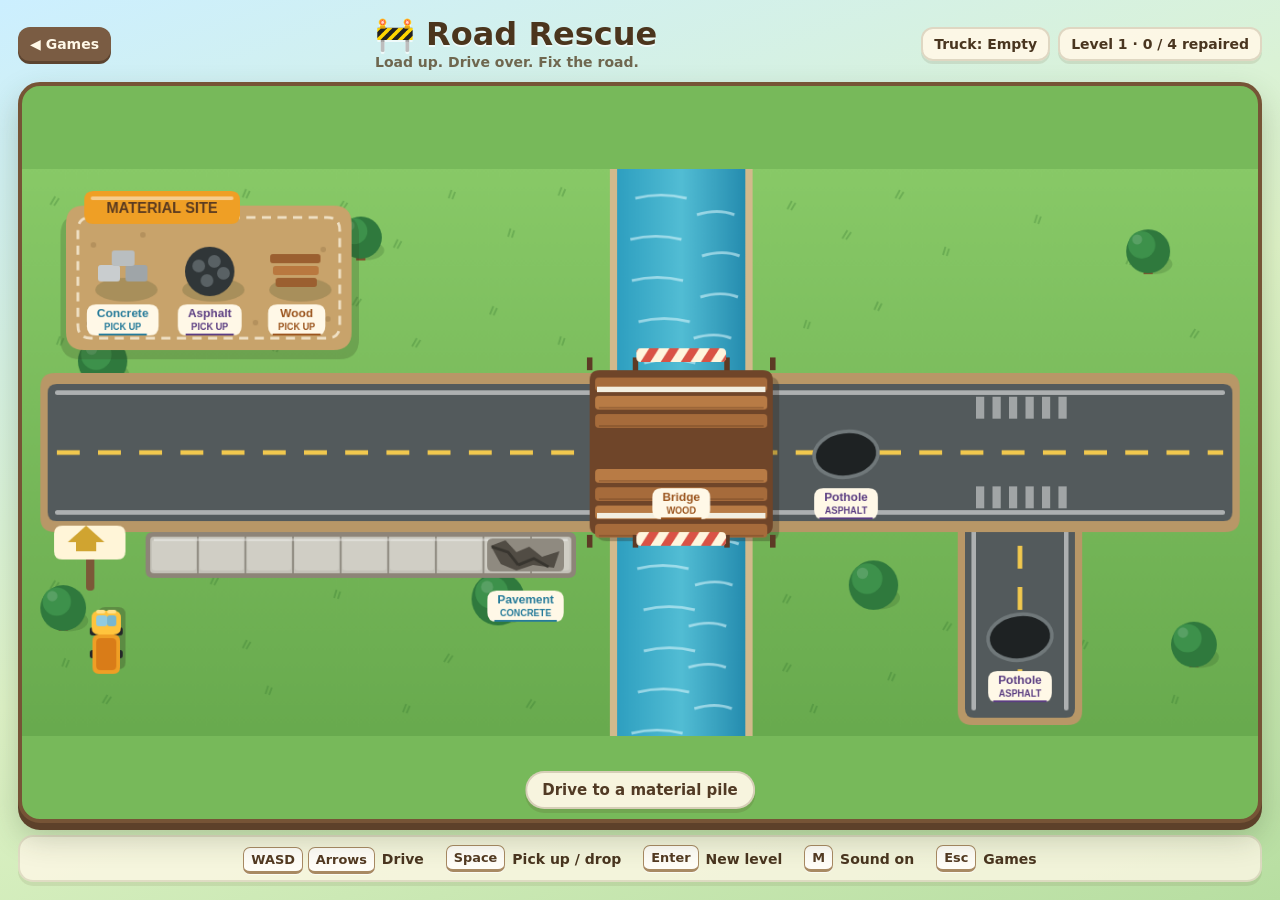
<file: Games/Road-Repair/index.html>
<!DOCTYPE html>
<html lang="en">
<head>
<meta charset="UTF-8">
<meta name="viewport" content="width=device-width, initial-scale=1.0">
<title>Road Rescue</title>
<style>
  * { box-sizing: border-box; margin: 0; padding: 0; }
  html, body { height: 100%; }
  body {
    font-family: "Segoe UI", system-ui, sans-serif;
    color: #49351f;
    background: linear-gradient(160deg, #ccefff 0%, #dff3c7 52%, #b7dea1 100%);
    overflow: hidden;
    user-select: none;
  }
  .app {
    width: min(1450px, 100%);
    height: 100%;
    margin: 0 auto;
    padding: clamp(8px, 1.7vw, 18px);
    display: grid;
    grid-template-rows: auto minmax(0, 1fr) auto;
    gap: clamp(7px, 1.2vw, 12px);
  }
  header {
    display: flex;
    align-items: center;
    justify-content: space-between;
    gap: 16px;
  }
  .back-button {
    font: inherit;
    font-size: clamp(11px, 1.4vw, 14px);
    font-weight: 800;
    border: none;
    border-radius: 12px;
    padding: 9px 12px;
    background: #7a5c43;
    color: #fff8e7;
    box-shadow: 0 3px 0 #5c4430;
    cursor: pointer;
    transition: transform .06s ease, box-shadow .06s ease, background .15s ease;
  }
  .back-button:hover { background: #684a34; }
  .back-button:active { transform: translateY(3px); box-shadow: 0 0 0 #5c4430; }
  .back-button:focus-visible { outline: 3px solid #267b9a; outline-offset: 3px; }
  h1 {
    font-size: clamp(21px, 3.2vw, 32px);
    line-height: 1;
    color: #4b351d;
    text-shadow: 0 2px 0 rgba(255,255,255,.65);
  }
  .subtitle {
    margin-top: 4px;
    font-size: clamp(11px, 1.5vw, 14px);
    font-weight: 700;
    color: #6f674f;
  }
  .status {
    display: flex;
    justify-content: flex-end;
    gap: 8px;
    flex-wrap: wrap;
  }
  .status-pill {
    min-width: 112px;
    padding: 7px 11px;
    border: 2px solid rgba(92,67,38,.18);
    border-radius: 12px;
    background: rgba(255,248,231,.92);
    box-shadow: 0 3px 0 rgba(92,67,38,.12);
    font-size: clamp(11px, 1.4vw, 14px);
    font-weight: 800;
    text-align: center;
  }
  .stage {
    min-height: 0;
    position: relative;
    display: flex;
    align-items: center;
    justify-content: center;
  }
  canvas {
    display: block;
    width: 100%;
    height: 100%;
    object-fit: contain;
    border: 4px solid #765436;
    border-radius: 22px;
    background: #77b95a;
    box-shadow: 0 7px 0 #5d412a, 0 14px 30px rgba(49,67,35,.25);
  }
  .prompt {
    position: absolute;
    left: 50%;
    bottom: 14px;
    transform: translateX(-50%);
    width: max-content;
    max-width: calc(100% - 30px);
    padding: 8px 15px;
    border: 2px solid rgba(79,53,29,.2);
    border-radius: 999px;
    background: rgba(255,248,231,.94);
    color: #513a24;
    box-shadow: 0 4px 0 rgba(79,53,29,.14);
    font-size: clamp(12px, 1.7vw, 15px);
    font-weight: 800;
    text-align: center;
    pointer-events: none;
  }
  .controls {
    display: flex;
    align-items: center;
    justify-content: center;
    gap: clamp(8px, 2vw, 22px);
    flex-wrap: wrap;
    padding: 8px 12px;
    border: 2px solid rgba(92,67,38,.14);
    border-radius: 15px;
    background: rgba(255,248,231,.78);
    box-shadow: 0 4px 0 rgba(92,67,38,.1);
  }
  .control {
    display: flex;
    align-items: center;
    gap: 7px;
    white-space: nowrap;
    font-size: clamp(11px, 1.35vw, 14px);
    font-weight: 750;
  }
  kbd {
    min-width: 27px;
    padding: 4px 7px;
    border: 1px solid #a88a63;
    border-bottom-width: 3px;
    border-radius: 7px;
    background: #fffdf7;
    color: #533a22;
    font: inherit;
    font-size: .92em;
    font-weight: 850;
    text-align: center;
    box-shadow: 0 1px 0 rgba(255,255,255,.7);
  }
  .win {
    position: absolute;
    inset: 0;
    display: flex;
    align-items: center;
    justify-content: center;
    padding: 20px;
    background: rgba(54,39,24,.4);
    border-radius: 22px;
    opacity: 0;
    visibility: hidden;
    pointer-events: none;
    transition: opacity .22s ease, visibility .22s ease;
  }
  .win.show { opacity: 1; visibility: visible; }
  .win-card {
    max-width: 430px;
    padding: clamp(20px, 4vw, 34px) clamp(24px, 5vw, 48px);
    border: 4px solid #a0784f;
    border-radius: 24px;
    background: #fff8e7;
    box-shadow: 0 10px 0 rgba(74,48,25,.2), 0 20px 50px rgba(38,29,18,.28);
    text-align: center;
    transform: translateY(10px) scale(.96);
    transition: transform .22s ease;
  }
  .win.show .win-card { transform: translateY(0) scale(1); }
  .win-icon { font-size: clamp(48px, 8vw, 76px); line-height: 1; }
  .win h2 { margin-top: 8px; font-size: clamp(30px, 5vw, 48px); color: #4f7f39; }
  .win p { margin-top: 7px; font-size: clamp(15px, 2vw, 19px); font-weight: 700; }
  .win .keys { margin-top: 14px; color: #765d40; font-size: clamp(12px, 1.7vw, 15px); }
  [hidden] { display: none !important; }
  @media (max-height: 600px) {
    .subtitle { display: none; }
    .controls { padding: 5px 10px; }
    .prompt { bottom: 9px; }
  }
</style>
</head>
<body>
<main class="app">
  <header>
    <button class="back-button" id="backBtn" type="button" aria-label="Back to games">◀ Games</button>
    <div class="title-block">
      <h1>🚧 Road Rescue</h1>
      <div class="subtitle">Load up. Drive over. Fix the road.</div>
    </div>
    <div class="status" aria-live="polite">
      <div class="status-pill" id="cargoStatus">Truck: Empty</div>
      <div class="status-pill" id="repairStatus">Level 1 · 0 / 2 repaired</div>
    </div>
  </header>

  <section class="stage" aria-label="Road repair game">
    <canvas id="gameCanvas" width="1350" height="620" aria-label="Top-down road construction site. Drive the repair truck with the keyboard.">
      Your browser needs canvas support to play Road Rescue.
    </canvas>
    <div class="prompt" id="prompt" aria-live="polite">Drive to a material pile</div>
    <div class="win" id="winOverlay" aria-hidden="true">
      <div class="win-card" role="status" aria-live="assertive">
        <div class="win-icon">🚧</div>
        <h2>Level Complete!</h2>
        <p>Every damaged section is fixed.</p>
        <div class="keys"><kbd>Enter</kbd> new level &nbsp; <kbd>Esc</kbd> games</div>
      </div>
    </div>
  </section>

  <footer class="controls" aria-label="Keyboard controls">
    <div class="control"><span><kbd>WASD</kbd> <kbd>Arrows</kbd></span><span>Drive</span></div>
    <div class="control"><kbd>Space</kbd><span>Pick up / drop</span></div>
    <div class="control"><kbd>Enter</kbd><span>New level</span></div>
    <div class="control"><kbd>M</kbd><span id="soundText">Sound on</span></div>
    <div class="control"><kbd>Esc</kbd><span>Games</span></div>
  </footer>
</main>

<script>
(function () {
  "use strict";

  var WIDTH = 1350;
  var HEIGHT = 620;
  var TRUCK_RADIUS = 23;
  var INTERACT_RADIUS = 62;
  var BASE_SPEED = 215;
  var OBJECT_SPEED_FACTOR = 0.5;
  var ROAD = { left: 28, right: 1322, top: 235, bottom: 385, center: 310 };
  var SIDE_ROAD = { left: 1030, right: 1150, top: ROAD.center, bottom: HEIGHT - 20, center: 1090 };
  var PAVEMENT = { left: 140, right: 600, top: 402, bottom: 442 };
  var RIVER = { left: 650, right: 790 };
  var BRIDGE = { left: 620, right: 820, top: 220, bottom: 400 };
  var EXTRA_REPAIR_SLOTS = [
    { id: "asphalt", x: 150, y: ROAD.center },
    { id: "asphalt", x: 900, y: ROAD.center },
    { id: "asphalt", x: 1250, y: ROAD.center },
    { id: "asphalt", x: SIDE_ROAD.center, y: 510 },
    { id: "concrete", x: 220, y: 422 },
    { id: "concrete", x: 410, y: 422 },
    { id: "concrete", x: 550, y: 422 }
  ];
  var keys = {};
  var lastTime = 0;
  var lastFrame = 0;
  var muted = false;
  var audioContext = null;
  var canvas = document.getElementById("gameCanvas");
  var ctx = canvas.getContext("2d");
  var promptEl = document.getElementById("prompt");
  var cargoStatusEl = document.getElementById("cargoStatus");
  var repairStatusEl = document.getElementById("repairStatus");
  var soundTextEl = document.getElementById("soundText");
  var winOverlayEl = document.getElementById("winOverlay");
  var backBtn = document.getElementById("backBtn");

  var state = makeInitialState();

  var grassMarks = [
    [35,35],[78,72],[120,32],[205,62],[245,27],[290,90],[350,40],[410,82],[470,28],[535,70],[590,25],[840,40],[900,72],[958,28],
    [42,188],[105,170],[220,150],[278,195],[365,145],[430,190],[515,155],[590,188],[858,170],[935,150],
    [35,455],[92,580],[210,450],[270,570],[345,465],[420,590],[510,455],[555,585],[835,470],[865,590],[950,460],
    [48,540],[245,520],[465,535],[835,545],[950,555],[1010,90],[1110,55],[1210,100],[1280,180],[1010,500],[1160,520],[1260,580]
  ];

  var trees = [
    { x: 88, y: 210, r: 27 }, { x: 45, y: 480, r: 25 }, { x: 370, y: 75, r: 23 },
    { x: 520, y: 470, r: 29 }, { x: 930, y: 455, r: 27 }, { x: 920, y: 250, r: 23 },
    { x: 1230, y: 90, r: 24 }, { x: 1280, y: 520, r: 25 }
  ];

  function makeInitialState(level) {
    return {
      level: level || 1,
      truck: { x: 92, y: 518, angle: -Math.PI / 2, moving: false },
      cargo: null,
      completed: 0,
      won: false,
      nearby: null,
      particles: [],
      materials: [
        { id: "concrete", name: "Concrete", x: 110, y: 112, color: "#aeb4b6", accent: "#267b9a", tint: "#dff3f7", taken: false },
        { id: "asphalt", name: "Asphalt", x: 205, y: 112, color: "#4e5558", accent: "#5b3d82", tint: "#eee3f7", taken: false },
        { id: "wood", name: "Wood", x: 300, y: 112, color: "#9b6437", accent: "#9b551e", tint: "#f8e3c6", taken: false }
      ],
      repairs: generateRepairs()
    };
  }

  function randomInt(min, max) {
    return Math.floor(Math.random() * (max - min + 1)) + min;
  }

  function shuffle(items) {
    for (var index = items.length - 1; index > 0; index -= 1) {
      var swapIndex = Math.floor(Math.random() * (index + 1));
      var value = items[index];
      items[index] = items[swapIndex];
      items[swapIndex] = value;
    }
    return items;
  }

  function generateRepairs() {
    var count = randomInt(2, 5);
    var repairs = [
      { id: "wood", name: "Bridge", kind: "bridge", x: 720, y: ROAD.center, done: false }
    ];
    var slots = shuffle(EXTRA_REPAIR_SLOTS.slice());
    for (var index = 0; index < count - 1; index += 1) {
      var slot = slots[index];
      repairs.push({
        id: slot.id,
        name: slot.id === "concrete" ? "Pavement" : "Pothole",
        kind: slot.id,
        x: slot.x,
        y: slot.y,
        done: false
      });
    }
    return repairs;
  }

  function roundedPath(x, y, width, height, radius) {
    var r = Math.min(radius, width / 2, height / 2);
    ctx.beginPath();
    ctx.moveTo(x + r, y);
    ctx.lineTo(x + width - r, y);
    ctx.quadraticCurveTo(x + width, y, x + width, y + r);
    ctx.lineTo(x + width, y + height - r);
    ctx.quadraticCurveTo(x + width, y + height, x + width - r, y + height);
    ctx.lineTo(x + r, y + height);
    ctx.quadraticCurveTo(x, y + height, x, y + height - r);
    ctx.lineTo(x, y + r);
    ctx.quadraticCurveTo(x, y, x + r, y);
    ctx.closePath();
  }

  function fillRound(x, y, width, height, radius, color) {
    roundedPath(x, y, width, height, radius);
    ctx.fillStyle = color;
    ctx.fill();
  }

  function ensureAudio() {
    if (!audioContext) {
      try { audioContext = new (window.AudioContext || window.webkitAudioContext)(); }
      catch (e) { audioContext = null; }
    }
    if (audioContext && audioContext.state === "suspended") audioContext.resume().catch(function () {});
  }

  function tone(frequency, delay, duration, type, volume) {
    if (muted || !audioContext) return;
    var start = audioContext.currentTime + delay;
    var oscillator = audioContext.createOscillator();
    var gain = audioContext.createGain();
    oscillator.type = type || "sine";
    oscillator.frequency.setValueAtTime(frequency, start);
    gain.gain.setValueAtTime(0.0001, start);
    gain.gain.linearRampToValueAtTime(volume || 0.12, start + 0.015);
    gain.gain.exponentialRampToValueAtTime(0.0001, start + duration);
    oscillator.connect(gain);
    gain.connect(audioContext.destination);
    oscillator.start(start);
    oscillator.stop(start + duration + 0.03);
  }

  function playPickup() {
    tone(420, 0, 0.09, "sine", 0.12);
    tone(620, 0.08, 0.11, "sine", 0.1);
  }

  function playRepair() {
    tone(480, 0, 0.12, "triangle", 0.13);
    tone(720, 0.1, 0.15, "triangle", 0.11);
  }

  function playWin() {
    [523, 659, 784, 1046].forEach(function (frequency, index) {
      tone(frequency, index * 0.13, 0.24, "sine", 0.13);
    });
  }

  function drawGrass(time) {
    var gradient = ctx.createLinearGradient(0, 0, 0, HEIGHT);
    gradient.addColorStop(0, "#88c967");
    gradient.addColorStop(1, "#68aa4e");
    ctx.fillStyle = gradient;
    ctx.fillRect(0, 0, WIDTH, HEIGHT);

    ctx.strokeStyle = "rgba(42,112,44,.28)";
    ctx.lineWidth = 2;
    grassMarks.forEach(function (mark, index) {
      var sway = Math.sin(time * 0.0015 + index) * 1.5;
      ctx.beginPath();
      ctx.moveTo(mark[0] - 4, mark[1] + 4);
      ctx.lineTo(mark[0] + sway, mark[1] - 5);
      ctx.moveTo(mark[0], mark[1] + 5);
      ctx.lineTo(mark[0] + 4 + sway, mark[1] - 3);
      ctx.stroke();
    });

    trees.forEach(function (tree) {
      drawTree(tree.x, tree.y, tree.r);
    });
  }

  function drawTree(x, y, radius) {
    ctx.fillStyle = "rgba(37,75,34,.2)";
    ctx.beginPath();
    ctx.ellipse(x + 6, y + 14, radius * 0.85, radius * 0.46, 0, 0, Math.PI * 2);
    ctx.fill();
    ctx.fillStyle = "#82522e";
    ctx.fillRect(x - 5, y + 3, 10, 22);
    ctx.fillStyle = "#2f793d";
    ctx.beginPath();
    ctx.arc(x, y, radius, 0, Math.PI * 2);
    ctx.fill();
    ctx.fillStyle = "#3d914b";
    ctx.beginPath();
    ctx.arc(x - 7, y - 7, radius * 0.62, 0, Math.PI * 2);
    ctx.fill();
    ctx.fillStyle = "rgba(255,255,255,.14)";
    ctx.beginPath();
    ctx.arc(x - 12, y - 13, radius * 0.23, 0, Math.PI * 2);
    ctx.fill();
  }

  function drawRiver(time) {
    var riverGradient = ctx.createLinearGradient(RIVER.left, 0, RIVER.right, 0);
    riverGradient.addColorStop(0, "#2e9fc0");
    riverGradient.addColorStop(.5, "#52bdd4");
    riverGradient.addColorStop(1, "#258caf");
    ctx.fillStyle = riverGradient;
    ctx.fillRect(RIVER.left, 0, RIVER.right - RIVER.left, HEIGHT);

    ctx.strokeStyle = "rgba(225,250,255,.55)";
    ctx.lineWidth = 3;
    for (var y = 32; y < HEIGHT; y += 45) {
      var shift = Math.sin(time * 0.002 + y) * 8;
      ctx.beginPath();
      ctx.moveTo(RIVER.left + 22 + shift, y);
      ctx.quadraticCurveTo(RIVER.left + 50 + shift, y - 7, RIVER.left + 78 + shift, y);
      ctx.moveTo(RIVER.left + 85 - shift, y + 18);
      ctx.quadraticCurveTo(RIVER.left + 108 - shift, y + 11, RIVER.left + 126 - shift, y + 18);
      ctx.stroke();
    }

    ctx.fillStyle = "#d2b98c";
    ctx.fillRect(RIVER.left - 8, 0, 8, HEIGHT);
    ctx.fillRect(RIVER.right, 0, 8, HEIGHT);
  }

  function drawRoadSegment(left, right) {
    fillRound(left - 8, ROAD.top - 12, right - left + 16, ROAD.bottom - ROAD.top + 24, 16, "#b89767");
    fillRound(left, ROAD.top, right - left, ROAD.bottom - ROAD.top, 10, "#535a5c");
    fillRound(left + 8, ROAD.top + 7, right - left - 16, 5, 3, "rgba(255,255,255,.52)");
    fillRound(left + 8, ROAD.bottom - 12, right - left - 16, 5, 3, "rgba(255,255,255,.52)");

    ctx.save();
    ctx.setLineDash([25, 20]);
    ctx.strokeStyle = "rgba(255,210,78,.92)";
    ctx.lineWidth = 5;
    ctx.beginPath();
    ctx.moveTo(left + 10, ROAD.center);
    ctx.lineTo(right - 10, ROAD.center);
    ctx.stroke();
    ctx.restore();
  }

  function drawSideRoad() {
    var width = SIDE_ROAD.right - SIDE_ROAD.left;
    var height = SIDE_ROAD.bottom - SIDE_ROAD.top;
    fillRound(SIDE_ROAD.left - 8, SIDE_ROAD.top - 8, width + 16, height + 16, 16, "#b89767");
    fillRound(SIDE_ROAD.left, SIDE_ROAD.top, width, height, 10, "#535a5c");
    fillRound(SIDE_ROAD.left + 7, SIDE_ROAD.top + 8, 5, height - 16, 3, "rgba(255,255,255,.52)");
    fillRound(SIDE_ROAD.right - 12, SIDE_ROAD.top + 8, 5, height - 16, 3, "rgba(255,255,255,.52)");

    ctx.save();
    ctx.setLineDash([25, 20]);
    ctx.strokeStyle = "rgba(255,210,78,.92)";
    ctx.lineWidth = 5;
    ctx.beginPath();
    ctx.moveTo(SIDE_ROAD.center, SIDE_ROAD.top + 12);
    ctx.lineTo(SIDE_ROAD.center, SIDE_ROAD.bottom - 12);
    ctx.stroke();
    ctx.restore();
  }

  function drawIntersectionMarkings() {
    ctx.fillStyle = "rgba(255,255,255,.45)";
    for (var x = SIDE_ROAD.left + 12; x < SIDE_ROAD.right - 8; x += 18) {
      ctx.fillRect(x, ROAD.top + 14, 9, 24);
      ctx.fillRect(x, ROAD.bottom - 38, 9, 24);
    }
  }

  function drawRoad() {
    drawSideRoad();
    drawRoadSegment(ROAD.left, RIVER.left);
    drawRoadSegment(RIVER.right, ROAD.right);
    drawIntersectionMarkings();
  }

  function drawPavement() {
    var width = PAVEMENT.right - PAVEMENT.left;
    var height = PAVEMENT.bottom - PAVEMENT.top;
    fillRound(PAVEMENT.left - 5, PAVEMENT.top - 5, width + 10, height + 10, 8, "#8d8478");
    fillRound(PAVEMENT.left, PAVEMENT.top, width, height, 4, "#c4c2b9");
    for (var x = PAVEMENT.left; x < PAVEMENT.right; x += 52) {
      var slabWidth = Math.min(52, PAVEMENT.right - x);
      fillRound(x + 2, PAVEMENT.top + 3, slabWidth - 4, height - 6, 3, (x / 52) % 2 ? "#d0cec5" : "#bfbdb4");
    }
    ctx.save();
    roundedPath(PAVEMENT.left, PAVEMENT.top, width, height, 4);
    ctx.clip();
    ctx.strokeStyle = "rgba(92,87,77,.48)";
    ctx.lineWidth = 2;
    for (var seam = PAVEMENT.left + 52; seam < PAVEMENT.right; seam += 52) {
      ctx.beginPath();
      ctx.moveTo(seam, PAVEMENT.top);
      ctx.lineTo(seam, PAVEMENT.bottom);
      ctx.stroke();
    }
    ctx.restore();
    ctx.fillStyle = "rgba(255,255,255,.32)";
    ctx.fillRect(PAVEMENT.left + 4, PAVEMENT.top + 2, width - 8, 3);
  }

  function drawBridge() {
    var bridge = findRepair("bridge");
    fillRound(BRIDGE.left + 7, BRIDGE.top + 7, BRIDGE.right - BRIDGE.left, BRIDGE.bottom - BRIDGE.top, 12, "rgba(46,34,22,.28)");
    fillRound(BRIDGE.left, BRIDGE.top, BRIDGE.right - BRIDGE.left, BRIDGE.bottom - BRIDGE.top, 11, "#6f4529");

    for (var y = BRIDGE.top + 8; y < BRIDGE.bottom - 5; y += 20) {
      if (!bridge.done && y > 285 && y < 325) continue;
      fillRound(BRIDGE.left + 6, y, BRIDGE.right - BRIDGE.left - 12, 15, 4, y % 40 < 20 ? "#b87b45" : "#a66b3b");
      ctx.fillStyle = "rgba(70,35,18,.24)";
      ctx.fillRect(BRIDGE.left + 10, y + 12, BRIDGE.right - BRIDGE.left - 20, 2);
    }

    ctx.fillStyle = bridge.done ? "#f0d36d" : "#f3efe1";
    ctx.fillRect(BRIDGE.left + 8, ROAD.top + 3, BRIDGE.right - BRIDGE.left - 16, 6);
    ctx.fillRect(BRIDGE.left + 8, ROAD.bottom - 9, BRIDGE.right - BRIDGE.left - 16, 6);

    ctx.strokeStyle = "#5d3a25";
    ctx.lineWidth = 6;
    [BRIDGE.left, BRIDGE.left + 50, BRIDGE.right - 50, BRIDGE.right].forEach(function (x) {
      ctx.beginPath();
      ctx.moveTo(x, BRIDGE.top);
      ctx.lineTo(x, BRIDGE.top - 14);
      ctx.moveTo(x, BRIDGE.bottom);
      ctx.lineTo(x, BRIDGE.bottom + 14);
      ctx.stroke();
    });

    if (!bridge.done) {
      drawBarrier(675, 202, 90);
      drawBarrier(675, 403, 90);
    } else {
      drawCompletion(bridge.x, ROAD.top - 25);
    }
  }

  function drawBarrier(x, y, width) {
    fillRound(x - 4, y - 6, width + 8, 15, 5, "#fff5dd");
    ctx.save();
    roundedPath(x - 4, y - 6, width + 8, 15, 5);
    ctx.clip();
    ctx.strokeStyle = "#d95245";
    ctx.lineWidth = 9;
    for (var px = x - 18; px < x + width + 18; px += 22) {
      ctx.beginPath();
      ctx.moveTo(px, y + 12);
      ctx.lineTo(px + 14, y - 10);
      ctx.stroke();
    }
    ctx.restore();
  }

  function drawMaterialYard() {
    fillRound(42, 50, 326, 158, 22, "rgba(49,64,31,.22)");
    fillRound(48, 40, 312, 158, 20, "#c8a36b");
    ctx.save();
    ctx.setLineDash([10, 7]);
    ctx.strokeStyle = "rgba(255,248,231,.72)";
    ctx.lineWidth = 3;
    roundedPath(61, 53, 286, 132, 14);
    ctx.stroke();
    ctx.restore();

    ctx.fillStyle = "rgba(91,64,35,.18)";
    [[78,83],[132,72],[255,168],[329,88],[73,169],[334,164]].forEach(function (speck) {
      ctx.beginPath();
      ctx.arc(speck[0], speck[1], 3, 0, Math.PI * 2);
      ctx.fill();
    });

    fillRound(68, 24, 170, 36, 10, "#ef9f25");
    fillRound(75, 30, 156, 4, 2, "rgba(255,255,255,.48)");
    ctx.textAlign = "center";
    ctx.textBaseline = "middle";
    ctx.fillStyle = "#5b3b20";
    ctx.font = "900 16px 'Segoe UI', sans-serif";
    ctx.fillText("MATERIAL SITE", 153, 44);
  }

  function drawMaterial(material, time) {
    var isNearby = state.nearby === material;
    ctx.fillStyle = "rgba(40,62,29,.2)";
    ctx.beginPath();
    ctx.ellipse(material.x + 4, material.y + 20, 34, 13, 0, 0, Math.PI * 2);
    ctx.fill();

    if (isNearby) drawFocusRing(material.x, material.y, 39, time);

    var needed = hasPendingRepair(material.id);
    if (material.taken || !needed) {
      ctx.save();
      ctx.setLineDash([6, 5]);
      ctx.strokeStyle = "rgba(68,76,53,.45)";
      ctx.lineWidth = 3;
      ctx.beginPath();
      ctx.arc(material.x, material.y, 27, 0, Math.PI * 2);
      ctx.stroke();
      ctx.restore();
      var pileStatus = material.taken ? "EMPTY" : "NOT NEEDED";
      drawLabel(material.x, material.y + 49, material.name, pileStatus, material.tint, material.accent, material.accent);
      return;
    }

    if (material.id === "concrete") {
      fillRound(material.x - 27, material.y - 7, 24, 18, 3, "#c9cdcf");
      fillRound(material.x + 3, material.y - 7, 24, 18, 3, "#9fa5a8");
      fillRound(material.x - 12, material.y - 23, 25, 17, 3, "#b9bec0");
    } else if (material.id === "asphalt") {
      ctx.fillStyle = "#303638";
      ctx.beginPath();
      ctx.arc(material.x, material.y, 27, 0, Math.PI * 2);
      ctx.fill();
      ctx.fillStyle = "#596164";
      [[-12,-6],[5,-11],[15,2],[-3,10]].forEach(function (rock) {
        ctx.beginPath();
        ctx.arc(material.x + rock[0], material.y + rock[1], 7, 0, Math.PI * 2);
        ctx.fill();
      });
    } else {
      for (var plank = 0; plank < 3; plank++) {
        fillRound(material.x - 29 + plank * 3, material.y - 19 + plank * 13, 55 - plank * 5, 10, 3, plank % 2 ? "#b9783f" : "#9b5f30");
      }
    }

    drawLabel(material.x, material.y + 49, material.name, "PICK UP", "#fff8e7", material.accent, material.accent);
  }

  function drawRepair(repair, time) {
    var isNearby = state.nearby === repair;
    if (isNearby) drawFocusRing(repair.x, repair.y, 39, time);

    if (repair.id === "concrete") {
      if (!repair.done) {
        fillRound(repair.x - 42, repair.y - 18, 84, 36, 6, "#8f8a80");
        ctx.fillStyle = "#514c44";
        ctx.beginPath();
        ctx.moveTo(repair.x - 38, repair.y - 10);
        ctx.lineTo(repair.x - 22, repair.y - 16);
        ctx.lineTo(repair.x - 10, repair.y - 3);
        ctx.lineTo(repair.x + 4, repair.y - 9);
        ctx.lineTo(repair.x + 18, repair.y + 2);
        ctx.lineTo(repair.x + 37, repair.y - 4);
        ctx.lineTo(repair.x + 31, repair.y + 14);
        ctx.lineTo(repair.x + 8, repair.y + 11);
        ctx.lineTo(repair.x - 10, repair.y + 17);
        ctx.lineTo(repair.x - 27, repair.y + 10);
        ctx.closePath();
        ctx.fill();
        ctx.strokeStyle = "#38352f";
        ctx.lineWidth = 3;
        ctx.beginPath();
        ctx.moveTo(repair.x - 37, repair.y - 9);
        ctx.lineTo(repair.x - 19, repair.y - 3);
        ctx.lineTo(repair.x - 8, repair.y + 11);
        ctx.moveTo(repair.x - 8, repair.y + 11);
        ctx.lineTo(repair.x + 9, repair.y + 4);
        ctx.lineTo(repair.x + 25, repair.y + 13);
        ctx.stroke();
      } else {
        fillRound(repair.x - 42, repair.y - 18, 84, 36, 6, "#d0cec5");
        ctx.strokeStyle = "rgba(92,87,77,.48)";
        ctx.lineWidth = 2;
        ctx.beginPath();
        ctx.moveTo(repair.x - 6, repair.y - 16);
        ctx.lineTo(repair.x - 6, repair.y + 16);
        ctx.moveTo(repair.x + 30, repair.y - 16);
        ctx.lineTo(repair.x + 30, repair.y + 16);
        ctx.stroke();
        drawCompletion(repair.x, repair.y - 31);
      }
    } else if (repair.id === "asphalt") {
      if (!repair.done) {
        ctx.fillStyle = "#1e2223";
        ctx.beginPath();
        ctx.ellipse(repair.x, repair.y + 2, 35, 25, -0.12, 0, Math.PI * 2);
        ctx.fill();
        ctx.strokeStyle = "#70787a";
        ctx.lineWidth = 4;
        ctx.stroke();
      } else {
        fillRound(repair.x - 42, repair.y - 31, 84, 62, 12, "#303536");
        ctx.strokeStyle = "#5d6567";
        ctx.lineWidth = 4;
        roundedPath(repair.x - 39, repair.y - 28, 78, 56, 10);
        ctx.stroke();
        drawCompletion(repair.x, repair.y - 42);
      }
    }

    var material = findMaterial(repair.id);
    var subtext = repair.done ? "FIXED" : repair.id.toUpperCase();
    var accent = repair.done ? "#4e8b3b" : material.accent;
    var background = repair.done ? "#dff1ce" : "#fff8e7";
    drawLabel(repair.x, repair.y + 52, repair.name, subtext, background, accent, accent);
  }

  function drawCompletion(x, y) {
    ctx.fillStyle = "#4e8b3b";
    ctx.beginPath();
    ctx.arc(x, y, 14, 0, Math.PI * 2);
    ctx.fill();
    ctx.strokeStyle = "#fff";
    ctx.lineWidth = 4;
    ctx.lineCap = "round";
    ctx.lineJoin = "round";
    ctx.beginPath();
    ctx.moveTo(x - 7, y);
    ctx.lineTo(x - 2, y + 6);
    ctx.lineTo(x + 8, y - 6);
    ctx.stroke();
  }

  function drawLabel(x, y, title, subtitle, background, color, accent) {
    ctx.font = "800 13px 'Segoe UI', sans-serif";
    var titleWidth = ctx.measureText(title).width;
    ctx.font = "800 10px 'Segoe UI', sans-serif";
    var subtitleWidth = ctx.measureText(subtitle).width;
    var width = Math.max(titleWidth, subtitleWidth) + 22;
    fillRound(x - width / 2, y - 13, width, 34, 10, background);
    if (accent) {
      ctx.fillStyle = accent;
      ctx.fillRect(x - subtitleWidth / 2 - 6, y + 19, subtitleWidth + 12, 2);
    }
    ctx.textAlign = "center";
    ctx.textBaseline = "middle";
    ctx.fillStyle = accent || color;
    ctx.font = "800 13px 'Segoe UI', sans-serif";
    ctx.fillText(title, x, y - 3);
    ctx.fillStyle = accent || color;
    ctx.font = "800 10px 'Segoe UI', sans-serif";
    ctx.fillText(subtitle, x, y + 12);
  }

  function drawFocusRing(x, y, radius, time) {
    var pulse = 1 + Math.sin(time * 0.006) * 0.06;
    ctx.save();
    ctx.strokeStyle = "rgba(255,248,231,.95)";
    ctx.lineWidth = 4;
    ctx.beginPath();
    ctx.arc(x, y, radius * pulse, 0, Math.PI * 2);
    ctx.stroke();
    ctx.strokeStyle = "rgba(74,52,31,.48)";
    ctx.lineWidth = 2;
    ctx.stroke();
    ctx.restore();
  }

  function drawRoadSign() {
    fillRound(70, 405, 9, 56, 4, "#7c5838");
    fillRound(35, 390, 78, 37, 9, "#fff5d8");
    ctx.fillStyle = "#d0a430";
    ctx.beginPath();
    ctx.moveTo(50, 408);
    ctx.lineTo(70, 390);
    ctx.lineTo(90, 408);
    ctx.lineTo(81, 408);
    ctx.lineTo(81, 418);
    ctx.lineTo(59, 418);
    ctx.lineTo(59, 408);
    ctx.closePath();
    ctx.fill();
  }

  function drawTruck() {
    var truck = state.truck;
    var bounce = truck.moving ? Math.sin(lastTime * 0.025) * 0.8 : 0;
    ctx.save();
    ctx.translate(truck.x, truck.y + bounce);
    ctx.rotate(truck.angle);

    ctx.fillStyle = "rgba(40,32,22,.25)";
    roundedPath(-34 + 5, -15 + 6, 68, 30, 8);
    ctx.fill();

    fillRound(-17, -18, 9, 10, 3, "#242728");
    fillRound(8, -18, 9, 10, 3, "#242728");
    fillRound(-17, 8, 9, 10, 3, "#242728");
    fillRound(8, 8, 9, 10, 3, "#242728");

    fillRound(-34, -15, 43, 30, 7, "#ef9f25");
    fillRound(-30, -11, 35, 22, 5, "#d97c18");
    fillRound(9, -16, 26, 32, 8, "#ffc43d");
    fillRound(18, -11, 12, 12, 3, "#91cbe0");
    fillRound(18, 1, 12, 10, 3, "#78b7d0");
    fillRound(32, -11, 4, 10, 2, "#ffe28a");
    fillRound(32, 1, 4, 10, 2, "#ffe28a");

    if (state.cargo === "concrete") {
      fillRound(-28, -9, 16, 7, 2, "#d6d9da");
      fillRound(-9, -8, 14, 7, 2, "#aeb4b6");
    } else if (state.cargo === "asphalt") {
      fillRound(-28, -8, 23, 16, 6, "#303638");
    } else if (state.cargo === "wood") {
      fillRound(-28, -8, 25, 7, 2, "#b9783f");
      fillRound(-24, 1, 20, 7, 2, "#9b5f30");
    }

    ctx.restore();
  }

  function drawParticles() {
    state.particles.forEach(function (particle) {
      ctx.globalAlpha = Math.max(0, particle.life);
      ctx.fillStyle = particle.color;
      ctx.beginPath();
      ctx.arc(particle.x, particle.y, particle.size, 0, Math.PI * 2);
      ctx.fill();
    });
    ctx.globalAlpha = 1;
  }

  function insideRiver(x, y) {
    var nearRiver = x > RIVER.left - TRUCK_RADIUS && x < RIVER.right + TRUCK_RADIUS;
    var outsideBridge = y < ROAD.top + 5 || y > ROAD.bottom - 5;
    return nearRiver && outsideBridge;
  }

  function canMoveTo(x, y) {
    return x >= 27 && x <= WIDTH - 27 && y >= 27 && y <= HEIGHT - 27 && !insideRiver(x, y);
  }

  function isNearInteractionObject() {
    var candidates = state.cargo ? state.repairs : state.materials;
    return candidates.some(function (item) {
      if (state.cargo && item.done) return false;
      if (!state.cargo && (item.taken || !hasPendingRepair(item.id))) return false;
      return Math.hypot(item.x - state.truck.x, item.y - state.truck.y) < INTERACT_RADIUS;
    });
  }

  function moveTruck(dt) {
    var truck = state.truck;
    if (state.won) {
      truck.moving = false;
      return;
    }
    var horizontal = (keys.right ? 1 : 0) - (keys.left ? 1 : 0);
    var vertical = (keys.down ? 1 : 0) - (keys.up ? 1 : 0);
    var length = Math.sqrt(horizontal * horizontal + vertical * vertical);
    truck.moving = length > 0;

    if (!length) return;
    horizontal /= length;
    vertical /= length;
    var speed = BASE_SPEED * (isNearInteractionObject() ? OBJECT_SPEED_FACTOR : 1);
    var nextX = truck.x + horizontal * speed * dt;
    var nextY = truck.y + vertical * speed * dt;

    if (canMoveTo(nextX, truck.y)) truck.x = nextX;
    if (canMoveTo(truck.x, nextY)) truck.y = nextY;

    var targetAngle = Math.atan2(vertical, horizontal);
    var difference = Math.atan2(Math.sin(targetAngle - truck.angle), Math.cos(targetAngle - truck.angle));
    truck.angle += difference * Math.min(1, dt * 13);
  }

  function updateNearby() {
    if (state.won) {
      state.nearby = null;
      return;
    }
    var candidates = state.cargo ? state.repairs : state.materials;
    var closest = null;
    var closestDistance = INTERACT_RADIUS;
    candidates.forEach(function (item) {
      if (state.cargo && item.done) return;
      if (!state.cargo && (item.taken || !hasPendingRepair(item.id))) return;
      var distance = Math.hypot(item.x - state.truck.x, item.y - state.truck.y);
      if (distance < closestDistance) {
        closest = item;
        closestDistance = distance;
      }
    });
    state.nearby = closest;
  }

  function hasPendingRepair(materialId) {
    return state.repairs.some(function (repair) {
      return repair.id === materialId && !repair.done;
    });
  }

  function findUnavailableMaterial() {
    var closest = null;
    var closestDistance = INTERACT_RADIUS;
    state.materials.forEach(function (material) {
      if (material.taken || hasPendingRepair(material.id)) return;
      var distance = Math.hypot(material.x - state.truck.x, material.y - state.truck.y);
      if (distance < closestDistance) {
        closest = material;
        closestDistance = distance;
      }
    });
    return closest;
  }

  function findRepair(kind) {
    return state.repairs.filter(function (repair) { return repair.kind === kind; })[0];
  }

  function findMaterial(id) {
    return state.materials.filter(function (material) { return material.id === id; })[0];
  }

  function interact() {
    if (state.won) return;
    updateNearby();
    var nearby = state.nearby;
    if (!nearby) {
      if (!state.cargo) {
        var unavailableMaterial = findUnavailableMaterial();
        if (unavailableMaterial) {
          setPrompt("No more " + unavailableMaterial.name + " needed", unavailableMaterial.id);
          tone(180, 0, 0.12, "triangle", 0.08);
          return;
        }
      }
      setPrompt(state.cargo ? "Find the matching damaged section" : "Drive to a material pile", state.cargo);
      return;
    }

    if (!state.cargo) {
      if (!hasPendingRepair(nearby.id)) {
        setPrompt("No more " + nearby.name + " needed", nearby.id);
        tone(180, 0, 0.12, "triangle", 0.08);
        return;
      }
      nearby.taken = true;
      state.cargo = nearby.id;
      playPickup();
      burst(nearby.x, nearby.y, materialColor(nearby.id), 12);
      setPrompt(nearby.name + " loaded — drive to the matching damage", nearby.id);
    } else {
      if (nearby.id !== state.cargo) {
        var needed = findMaterial(nearby.id);
        setPrompt("This damage needs " + needed.name, nearby.id);
        tone(180, 0, 0.12, "triangle", 0.08);
        return;
      }
      var deliveredMaterial = findMaterial(nearby.id);
      nearby.done = true;
      deliveredMaterial.taken = false;
      state.completed += 1;
      state.cargo = null;
      playRepair();
      burst(nearby.x, nearby.y, "#ffe16d", 22);
      updateStatus();
      if (state.completed === state.repairs.length) {
        state.won = true;
        playWin();
        celebrate();
        winOverlayEl.classList.add("show");
        winOverlayEl.setAttribute("aria-hidden", "false");
      } else {
        setPrompt(nearby.name + " repaired — find the next pile", nearby.id);
      }
    }
    updateNearby();
    updateStatus();
  }

  function materialColor(id) {
    return findMaterial(id).color;
  }

  function burst(x, y, color, count) {
    for (var index = 0; index < count; index++) {
      var angle = Math.random() * Math.PI * 2;
      var speed = 35 + Math.random() * 85;
      state.particles.push({
        x: x,
        y: y,
        vx: Math.cos(angle) * speed,
        vy: Math.sin(angle) * speed,
        life: 1,
        size: 3 + Math.random() * 4,
        color: index % 3 === 0 ? "#fff8e7" : color
      });
    }
  }

  function celebrate() {
    var colors = ["#ffcb45", "#6ed47a", "#64bce8", "#f18b69", "#f7f1d5"];
    for (var index = 0; index < 45; index++) {
      state.particles.push({
        x: 70 + Math.random() * (WIDTH - 140),
        y: 25 + Math.random() * 120,
        vx: -20 + Math.random() * 40,
        vy: 35 + Math.random() * 75,
        life: 1.4 + Math.random() * 1.2,
        size: 4 + Math.random() * 5,
        color: colors[index % colors.length]
      });
    }
  }

  function updateParticles(dt) {
    state.particles.forEach(function (particle) {
      particle.x += particle.vx * dt;
      particle.y += particle.vy * dt;
      particle.vy += 28 * dt;
      particle.life -= dt;
    });
    state.particles = state.particles.filter(function (particle) { return particle.life > 0; });
  }

  function setPrompt(text, materialId) {
    var material = materialId ? findMaterial(materialId) : null;
    var signature = text + "|" + (materialId || "");
    if (promptEl.dataset.prompt !== signature) {
      promptEl.textContent = text;
      promptEl.dataset.prompt = signature;
    }
    if (material) {
      promptEl.style.color = material.accent;
      promptEl.style.background = material.tint;
      promptEl.style.borderColor = material.accent;
    } else {
      promptEl.style.removeProperty("color");
      promptEl.style.removeProperty("background");
      promptEl.style.removeProperty("border-color");
    }
  }

  function updatePrompt() {
    if (state.won) return;
    var nearby = state.nearby;
    if (!state.cargo && !nearby) {
      var unavailableMaterial = findUnavailableMaterial();
      if (unavailableMaterial) {
        setPrompt("No more " + unavailableMaterial.name + " needed", unavailableMaterial.id);
        return;
      }
    }
    if (!state.cargo && nearby) {
      setPrompt("Press SPACE to pick up " + nearby.name, nearby.id);
    } else if (state.cargo && nearby && nearby.id === state.cargo) {
      setPrompt("Press SPACE to repair the " + nearby.name.toLowerCase(), state.cargo);
    } else if (state.cargo && nearby) {
      setPrompt("This damage needs " + findMaterial(nearby.id).name, nearby.id);
    } else if (state.cargo) {
      setPrompt("Carrying " + findMaterial(state.cargo).name + " — find the matching damage", state.cargo);
    } else {
      setPrompt("Drive to a material pile");
    }
  }

  function updateStatus() {
    var cargo = state.cargo ? findMaterial(state.cargo) : null;
    cargoStatusEl.textContent = cargo ? "Truck: " + cargo.name : "Truck: Empty";
    cargoStatusEl.style.color = cargo ? cargo.accent : "#49351f";
    cargoStatusEl.style.background = cargo ? cargo.tint : "rgba(255,248,231,.92)";
    cargoStatusEl.style.borderColor = cargo ? cargo.accent : "rgba(92,67,38,.18)";
    repairStatusEl.textContent = "Level " + state.level + " · " + state.completed + " / " + state.repairs.length + " repaired";
  }

  function draw(time) {
    ctx.clearRect(0, 0, WIDTH, HEIGHT);
    drawGrass(time);
    drawRiver(time);
    drawRoad();
    drawPavement();
    drawBridge();
    drawRoadSign();
    drawMaterialYard();
    state.materials.forEach(function (material) { drawMaterial(material, time); });
    state.repairs.forEach(function (repair) { drawRepair(repair, time); });
    drawTruck();
    drawParticles();
  }

  function loop(time) {
    if (!lastTime) lastTime = time;
    var dt = Math.min((time - lastTime) / 1000, 0.04);
    lastTime = time;
    lastFrame = time;
    moveTruck(dt);
    updateParticles(dt);
    updateNearby();
    updatePrompt();
    draw(time);
    requestAnimationFrame(loop);
  }

  function resizeCanvas() {
    var ratio = Math.min(window.devicePixelRatio || 1, 2);
    canvas.width = Math.round(WIDTH * ratio);
    canvas.height = Math.round(HEIGHT * ratio);
    ctx.setTransform(ratio, 0, 0, ratio, 0, 0);
    draw(lastFrame);
  }

  function resetGame() {
    state = makeInitialState(state.level + 1);
    keys = {};
    winOverlayEl.classList.remove("show");
    winOverlayEl.setAttribute("aria-hidden", "true");
    updateStatus();
    setPrompt("Drive to a material pile");
  }

  function goBack() {
    window.location.href = "../index.html";
  }

  backBtn.addEventListener("click", goBack);

  function keyName(event) {
    if (event.key && event.key.length === 1) return event.key.toLowerCase();
    return event.key;
  }

  window.addEventListener("keydown", function (event) {
    if (event.ctrlKey || event.altKey || event.metaKey) return;
    var key = keyName(event);
    var directions = {
      ArrowUp: "up", w: "up",
      ArrowRight: "right", d: "right",
      ArrowDown: "down", s: "down",
      ArrowLeft: "left", a: "left"
    };

    if (key === "Escape") {
      event.preventDefault();
      window.location.href = "../index.html";
      return;
    }
    if (key === "Enter") {
      event.preventDefault();
      if (event.target === backBtn) {
        goBack();
        return;
      }
      if (!event.repeat) resetGame();
      return;
    }
    if (key === "m") {
      event.preventDefault();
      if (!event.repeat) {
        muted = !muted;
        soundTextEl.textContent = muted ? "Sound off" : "Sound on";
        if (!muted) {
          ensureAudio();
          tone(520, 0, 0.08, "sine", 0.1);
        }
      }
      return;
    }
    if (key === " " || key === "Spacebar") {
      event.preventDefault();
      if (!event.repeat) {
        ensureAudio();
        interact();
      }
      return;
    }
    if (directions[key]) {
      event.preventDefault();
      ensureAudio();
      keys[directions[key]] = true;
    }
  });

  window.addEventListener("keyup", function (event) {
    var key = keyName(event);
    var directions = {
      ArrowUp: "up", w: "up",
      ArrowRight: "right", d: "right",
      ArrowDown: "down", s: "down",
      ArrowLeft: "left", a: "left"
    };
    if (directions[key]) {
      event.preventDefault();
      keys[directions[key]] = false;
    }
  });

  window.addEventListener("blur", function () { keys = {}; });
  document.addEventListener("visibilitychange", function () { if (document.hidden) keys = {}; });
  window.addEventListener("resize", resizeCanvas);
  window.addEventListener("load", function () {
    resizeCanvas();
    updateStatus();
    requestAnimationFrame(loop);
  });
})();
</script>
</body>
</html>
</file>
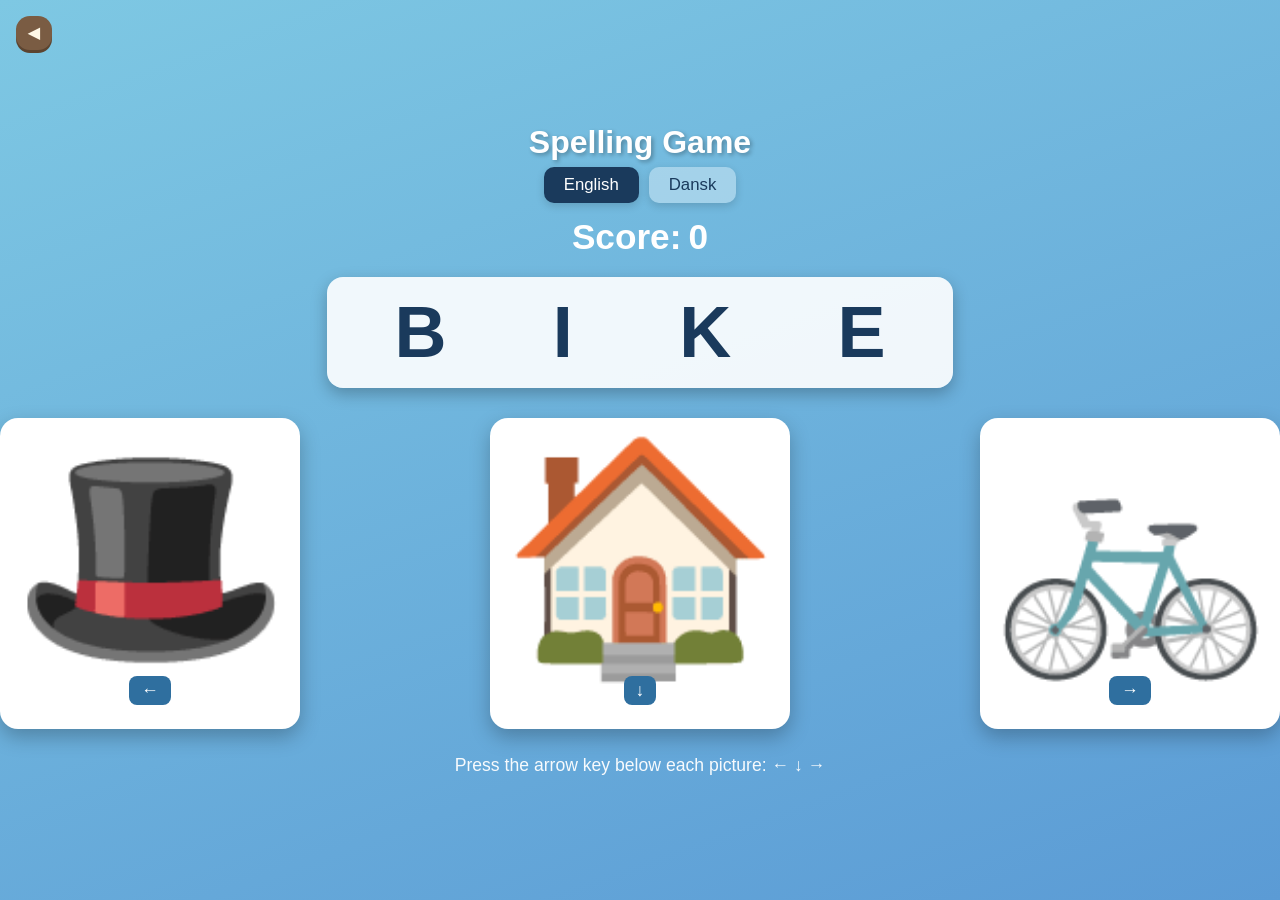
<file: Games/Spelling/index.html>
<!DOCTYPE html>
<html lang="en">
<head>
<meta charset="UTF-8">
<meta name="viewport" content="width=device-width, initial-scale=1.0">
<title>Spelling Game</title>
<style>
  * { box-sizing: border-box; margin: 0; padding: 0; }
  body {
    font-family: "Segoe UI", Arial, sans-serif;
    background: linear-gradient(160deg, #7ec8e3, #5b9bd5);
    min-height: 100vh;
    display: flex;
    flex-direction: column;
    align-items: center;
    justify-content: center;
    user-select: none;
  }
  h1 { color: #fff; text-shadow: 2px 2px 4px rgba(0,0,0,0.3); margin-bottom: 6px; }
  #backBtn {
    position: fixed;
    top: 16px;
    left: 16px;
    font-family: "Segoe UI", Arial, sans-serif;
    font-size: 15px;
    font-weight: 700;
    border: none;
    border-radius: 14px;
    cursor: pointer;
    background: #7a5c43;
    color: #fff8e7;
    padding: 8px 12px;
    box-shadow: 0 3px 0 #5c4430;
    transition: transform .06s ease, box-shadow .06s ease;
    z-index: 20;
  }
  #backBtn:active { transform: translateY(3px); box-shadow: 0 0 0 #5c4430; }
  #langToggle { display: flex; gap: 10px; margin-bottom: 14px; }
  .langbtn {
    font-size: 1.05rem;
    padding: 8px 20px;
    border: none;
    border-radius: 10px;
    background: rgba(255,255,255,0.35);
    color: #1a3a5c;
    cursor: pointer;
    box-shadow: 0 3px 8px rgba(0,0,0,0.15);
    transition: background 0.15s ease, color 0.15s ease;
  }
  .langbtn.active { background: #1a3a5c; color: #fff; }
  .langbtn:hover:not(.active) { background: rgba(255,255,255,0.6); }
  #score { color: #fff; font-size: 1.6rem; margin-bottom: 20px; font-weight: bold; }
  #score span { font-size: 2.2rem; }
  #letters {
    font-size: 4.5rem;
    font-weight: bold;
    color: #1a3a5c;
    letter-spacing: 0.6em;
    text-indent: 0.6em;
    background: rgba(255,255,255,0.9);
    padding: 12px 24px;
    border-radius: 16px;
    box-shadow: 0 6px 16px rgba(0,0,0,0.25);
    margin-bottom: 30px;
    line-height: 1.2;
  }
  #cards {
    display: flex;
    justify-content: space-between;
    align-items: stretch;
    width: 100%;
  }
  .card {
    width: 300px;
    padding: 24px;
    background: #fff;
    border-radius: 18px;
    box-shadow: 0 8px 20px rgba(0,0,0,0.25);
    text-align: center;
    cursor: pointer;
    transition: transform 0.1s ease, box-shadow 0.1s ease;
  }
  .card .emoji {
    font-size: 14rem;
    line-height: 1;
    display: flex;
    align-items: center;
    justify-content: center;
    min-height: 14rem;
    margin-bottom: 10px;
  }
  .card .keyhint {
    display: inline-block;
    font-size: 1.1rem;
    background: #2f6f9f;
    color: #fff;
    padding: 4px 12px;
    border-radius: 8px;
  }
  .card.correct { background: #b6f0b1; box-shadow: 0 0 0 5px #2e9e47; }
  .card.wrong { background: #ffd1d1; box-shadow: 0 0 0 5px #d9534f; }
  #hint {
    color: #fff;
    font-size: 1.1rem;
    margin-top: 26px;
    opacity: 0.95;
  }
  #overlay {
    display: none;
    position: fixed;
    inset: 0;
    background: rgba(0,0,0,0.55);
    align-items: center;
    justify-content: center;
    z-index: 10;
  }
  #overlay.show { display: flex; }
  #overlay .box {
    background: #fff;
    border-radius: 18px;
    padding: 36px 48px;
    text-align: center;
    box-shadow: 0 10px 30px rgba(0,0,0,0.4);
  }
  #overlay .box h2 { color: #1a3a5c; margin-bottom: 10px; }
  #overlay .box p { font-size: 1.5rem; margin-bottom: 24px; color: #444; }
  #overlay .box button {
    font-size: 1.3rem;
    padding: 12px 36px;
    border: none;
    border-radius: 10px;
    background: #2e9e47;
    color: #fff;
    cursor: pointer;
    box-shadow: 0 4px 10px rgba(0,0,0,0.2);
  }
  #overlay .box button:hover { background: #26813b; }
</style>
</head>
<body>
  <button id="backBtn" aria-label="Back to games">◀</button>
  <h1 id="title">Spelling Game</h1>
  <div id="langToggle">
    <button id="langEn" class="langbtn active" data-lang="en">English</button>
    <button id="langDa" class="langbtn" data-lang="da">Dansk</button>
  </div>
  <div id="score"><span id="scoreLabel">Score:</span> <span id="scoreVal">0</span></div>
  <div id="letters"></div>
  <div id="cards"></div>
  <div id="hint">Press the arrow key below each picture: &#8592; &#8595; &#8594;</div>

  <div id="overlay">
    <div class="box">
      <h2 id="gameOverLabel">Game Over</h2>
      <p><span id="finalScoreLabel">Final score:</span> <span id="finalScore">0</span></p>
      <button id="restartBtn">Play again</button>
    </div>
  </div>

<script>
  const LANGS = {
    en: {
      code: "en-US",
      title: "Spelling Game",
      score: "Score:",
      hint: "Press the arrow key below each picture: \u2190 \u2193 \u2192",
      gameOver: "Game Over",
      finalScore: "Final score:",
      playAgain: "Play again",
      words: [
        { name: "car", emoji: "🚗" },
        { name: "bike", emoji: "🚲" },
        { name: "house", emoji: "🏠" },
        { name: "dog", emoji: "🐶" },
        { name: "cat", emoji: "🐱" },
        { name: "sun", emoji: "☀️" },
        { name: "hat", emoji: "🎩" },
        { name: "cup", emoji: "☕" },
        { name: "bus", emoji: "🚌" },
        { name: "duck", emoji: "🦆" }
      ]
    },
    da: {
      code: "da-DK",
      title: "Stave Leg",
      score: "Point:",
      hint: "Tryk på piletasten under billedet: \u2190 \u2193 \u2192",
      gameOver: "Spillet er slut",
      finalScore: "Endelige point:",
      playAgain: "Spil igen",
      words: [
        { name: "bil", emoji: "🚗" },
        { name: "cykel", emoji: "🚲" },
        { name: "bus", emoji: "🚌" },
        { name: "hus", emoji: "🏠" },
        { name: "hund", emoji: "🐶" },
        { name: "kat", emoji: "🐱" },
        { name: "sol", emoji: "☀️" },
        { name: "hat", emoji: "🎩" },
        { name: "kop", emoji: "☕" },
        { name: "and", emoji: "🦆" },
        { name: "æg", emoji: "🥚" },
        { name: "æble", emoji: "🍎" },
        { name: "øje", emoji: "👁️" },
        { name: "ørn", emoji: "🦅" },
        { name: "bål", emoji: "🔥" },
        { name: "tå", emoji: "🦶" }
      ]
    }
  };
  let currentLang = "en";
  let score = 0;
  let locked = false;
  const lettersEl = document.getElementById("letters");
  const cardsEl = document.getElementById("cards");
  const scoreVal = document.getElementById("scoreVal");
  const overlay = document.getElementById("overlay");
  const finalScore = document.getElementById("finalScore");
  const restartBtn = document.getElementById("restartBtn");

  function shuffle(arr) {
    const a = arr.slice();
    for (let i = a.length - 1; i > 0; i--) {
      const j = Math.floor(Math.random() * (i + 1));
      [a[i], a[j]] = [a[j], a[i]];
    }
    return a;
  }

  function speakLetters(word) {
    if (!("speechSynthesis" in window)) return;
    window.speechSynthesis.cancel();
    const letters = word.name.toUpperCase().split("");
    letters.forEach((letter) => {
      const u = new SpeechSynthesisUtterance(letter);
      u.lang = LANGS[currentLang].code;
      u.volume = 1.0;
      u.rate = 1.25;
      u.pitch = 1.1;
      window.speechSynthesis.speak(u);
    });
  }

  function speakWord(word) {
    if (!("speechSynthesis" in window)) return;
    window.speechSynthesis.cancel();
    const u = new SpeechSynthesisUtterance(word.name);
    u.lang = LANGS[currentLang].code;
    u.rate = 0.9;
    window.speechSynthesis.speak(u);
  }

  function newRound() {
    locked = false;
    const list = LANGS[currentLang].words;
    const idols = shuffle(list);
    const correct = idols[Math.floor(Math.random() * idols.length)];
    const others = shuffle(list.filter(w => w.name !== correct.name)).slice(0, 2);
    const round = shuffle([correct, ...others]);

    lettersEl.textContent = correct.name.toUpperCase().split("").join("  ");
    cardsEl.innerHTML = "";

    round.forEach((w, i) => {
      const hints = ["\u2190", "\u2193", "\u2192"];
      const card = document.createElement("div");
      card.className = "card";
      card.dataset.index = i;
      card.dataset.name = w.name;
      card.innerHTML = '<span class="emoji">' + w.emoji + '</span><span class="keyhint">' + hints[i] + "</span>";
      cardsEl.appendChild(card);
    });

    speakLetters(correct);
  }

  function revealCard(name, correct) {
    document.querySelectorAll(".card").forEach(card => {
      if (card.dataset.name === name) {
        card.classList.add(correct ? "correct" : "wrong");
      }
    });
  }

  function select(index) {
    if (locked) return;
    const cards = document.querySelectorAll(".card");
    if (!cards[index]) return;
    locked = true;
    const selected = cards[index];
    const target = lettersEl.textContent.replace(/\s/g, "");
    if (selected.dataset.name.toUpperCase() === target) {
      score++;
      scoreVal.textContent = score;
      selected.classList.add("correct");
      speakWord(LANGS[currentLang].words.find(w => w.name.toUpperCase() === target));
      setTimeout(newRound, 1400);
    } else {
      revealCard(target, true);
      selected.classList.add("wrong");
      setTimeout(() => {
        overlay.classList.add("show");
        finalScore.textContent = score;
      }, 1000);
    }
  }

  document.addEventListener("keydown", (e) => {
    if (e.key === "ArrowLeft") select(0);
    else if (e.key === "ArrowDown") select(1);
    else if (e.key === "ArrowRight") select(2);
  });

  cardsEl.addEventListener("click", (e) => {
    const card = e.target.closest(".card");
    if (card) select(Number(card.dataset.index));
  });

  function applyLang() {
    const ui = LANGS[currentLang];
    document.getElementById("title").textContent = ui.title;
    document.getElementById("scoreLabel").textContent = ui.score;
    document.getElementById("hint").textContent = ui.hint;
    document.getElementById("gameOverLabel").textContent = ui.gameOver;
    document.getElementById("finalScoreLabel").textContent = ui.finalScore;
    document.getElementById("restartBtn").textContent = ui.playAgain;
    document.querySelectorAll(".langbtn").forEach(btn =>
      btn.classList.toggle("active", btn.dataset.lang === currentLang)
    );
  }

  function setLang(lang) {
    currentLang = lang;
    score = 0;
    scoreVal.textContent = 0;
    overlay.classList.remove("show");
    applyLang();
    newRound();
  }

  document.getElementById("backBtn").addEventListener("click", () => { window.location.href = "../index.html"; });
  document.getElementById("langEn").addEventListener("click", () => setLang("en"));
  document.getElementById("langDa").addEventListener("click", () => setLang("da"));

  restartBtn.addEventListener("click", () => {
    overlay.classList.remove("show");
    score = 0;
    scoreVal.textContent = 0;
    newRound();
  });

  applyLang();
  newRound();
</script>
</body>
</html>
</file>
<file: shared/style.css>
﻿/* â•â•â•â•â•â•â•â•â•â•â•â•â•â•â•â•â•â•â•â•â•â•â•â•â•â•â•â•â•â•â•â•â•â•â•â•â•â•â•â•â•â•â•â•â•â•â•â•â•â•â•â•â•â•â•â•â•â•â•â•â•â•â•â•â•â•â•â•â•â•â•
   drelz.github.io â€” SHARED FOUNDATION
   Unified design tokens (gold palette) + reset/base + common components.
   Load first in <head>; app-specific CSS stays in each app's own file/style.
   â•â•â•â•â•â•â•â•â•â•â•â•â•â•â•â•â•â•â•â•â•â•â•â•â•â•â•â•â•â•â•â•â•â•â•â•â•â•â•â•â•â•â•â•â•â•â•â•â•â•â•â•â•â•â•â•â•â•â•â•â•â•â•â•â•â•â•â•â•â•â• */

/* â”€â”€ DESIGN TOKENS â”€â”€â”€â”€â”€â”€â”€â”€â”€â”€â”€â”€â”€â”€â”€â”€â”€â”€â”€â”€â”€â”€â”€â”€â”€â”€â”€â”€â”€â”€â”€â”€â”€â”€â”€â”€â”€â”€â”€â”€â”€â”€â”€â”€â”€â”€â”€â”€â”€â”€â”€ */
:root {
  --bg:           #0c0e17;
  --sidebar-bg:   #10121d;
  --surface:      #181b2c;
  --surface2:     #21253c;
  --border:       #272c4e;
  --accent:       #c89b3c;
  --accent2:      #8b6914;
  --accent-glow:  rgba(200, 155, 60, 0.25);
  --compare:      #38bdf8;
  --compare2:     #0284c7;
  --compare-glow: rgba(56, 189, 248, 0.25);
  --text:         #e8e0d0;
  --muted:        #6b7092;
  --ok:           #6fae5a;
  --err:          #e0533f;

  /* Aliases kept for app-compatibility (older/local class names):
     Image-Retriever uses --panel; Grand-Sealed uses --surface3. */
  --panel:        var(--surface);
  --danger:       var(--err);
  --surface3:     #2a2f52;
  /* (real --accent-glow defined above; no-op line removed) */

  --radius:       10px;
}

body.light {
  --bg:           #eceef4;
  --sidebar-bg:   #e2e5ef;
  --surface:      #ffffff;
  --surface2:     #f1f3f9;
  --border:       #c8cede;
  --accent:       #a8760e;
  --accent2:      #8a6410;
  --accent-glow:  rgba(168, 118, 14, 0.22);
  --compare:      #0284c7;
  --compare2:     #0369a1;
  --compare-glow: rgba(2, 132, 199, 0.22);
  --text:         #232734;
  --muted:        #5d6273;
  --ok:           #2e7d32;
  --err:          #c62828;
}

/* â”€â”€ RESET / BASE â”€â”€â”€â”€â”€â”€â”€â”€â”€â”€â”€â”€â”€â”€â”€â”€â”€â”€â”€â”€â”€â”€â”€â”€â”€â”€â”€â”€â”€â”€â”€â”€â”€â”€â”€â”€â”€â”€â”€â”€â”€â”€â”€â”€â”€â”€â”€â”€â”€â”€â”€ */

*, *::before, *::after { box-sizing: border-box; margin: 0; padding: 0; }

body {
  font-family: 'Segoe UI', system-ui, -apple-system, sans-serif;
  background: var(--bg);
  color: var(--text);
}

::-webkit-scrollbar { width: 10px; height: 10px; }
::-webkit-scrollbar-track { background: var(--bg); }
::-webkit-scrollbar-thumb { background: var(--border); border-radius: 6px; }
::-webkit-scrollbar-thumb:hover { background: var(--surface2); }

button { cursor: pointer; border: none; }
button:disabled { opacity: 0.3; cursor: not-allowed; }

/* â”€â”€ COMMON COMPONENTS â”€â”€â”€â”€â”€â”€â”€â”€â”€â”€â”€â”€â”€â”€â”€â”€â”€â”€â”€â”€â”€â”€â”€â”€â”€â”€â”€â”€â”€â”€â”€â”€â”€â”€â”€â”€â”€â”€â”€â”€â”€â”€â”€â”€â”€â”€ */

/* Badges */
.kbd-badge, .kbd {
  display: inline-block;
  background: rgba(0, 0, 0, 0.35);
  border: 1px solid rgba(255, 255, 255, 0.15);
  border-radius: 3px;
  padding: 1px 5px;
  font-size: 0.62rem;
  font-family: monospace;
  font-weight: 700;
  color: var(--accent);
  line-height: 1;
}

.badge {
  display: inline-flex;
  align-items: center;
  font-size: 0.72rem;
  font-weight: 700;
  text-transform: uppercase;
  letter-spacing: 0.05em;
  padding: 0.15rem 0.5rem;
  border-radius: 999px;
  background: rgba(63, 191, 111, 0.15);
  color: var(--ok);
  flex-shrink: 0;
}

/* Golden accent button — shared look (Grand Sealed Magic / Shadowboxing / Image-Retriever) */
.btn-accent {
  display: inline-flex;
  align-items: center;
  justify-content: center;
  gap: 7px;
  padding: 9px 14px;
  font-size: 0.78rem;
  font-weight: 700;
  letter-spacing: 1px;
  text-transform: uppercase;
  color: #0c0e17;
  background: linear-gradient(180deg, #d9ac52, var(--accent) 60%, var(--accent2));
  border: 1px solid var(--accent);
  border-radius: 8px;
  box-shadow: 0 4px 16px var(--accent-glow);
  transition: transform 0.12s, box-shadow 0.12s;
}
.btn-accent:hover {
  transform: translateY(-1px);
  box-shadow: 0 8px 22px rgba(200, 155, 60, 0.4);
}
.btn-accent:active { transform: translateY(0); }
.btn-accent:disabled { opacity: 0.5; cursor: not-allowed; transform: none; }

/* Wordmark logo — Drelz brand as a clickable link back to the front page */
.drelz-logo {
  display: inline-block;
  line-height: 0;
  text-decoration: none;
  margin-bottom: 12px;
}
.drelz-logo img {
  width: 150px;
  max-width: 100%;
  height: auto;
  display: block;
  border: 1px solid var(--border);
  border-radius: 8px;
  box-shadow: 0 2px 10px rgba(0, 0, 0, 0.35);
  transition: border-color 0.15s, box-shadow 0.15s, transform 0.15s;
}
.drelz-logo:hover img {
  border-color: var(--accent);
  box-shadow: 0 4px 18px var(--accent-glow);
  transform: translateY(-1px);
}

/* Toast */
.toast {
  position: fixed;
  bottom: 20px; left: 50%;
  transform: translateX(-50%) translateY(50px);
  background: var(--surface2);
  border: 1px solid var(--accent2);
  color: var(--accent);
  padding: 8px 20px;
  border-radius: 5px;
  font-size: 0.78rem;
  font-weight: 600;
  box-shadow: 0 4px 18px rgba(0, 0, 0, 0.6);
  transition: transform 0.22s, opacity 0.22s;
  opacity: 0;
  z-index: 300;
  white-space: nowrap;
  pointer-events: none;
}
.toast.show { transform: translateX(-50%) translateY(0); opacity: 1; }

/* Tooltip */
.tooltip {
  position: fixed;
  z-index: 200;
  pointer-events: none;
  opacity: 0;
  transition: opacity 0.1s;
}
.tooltip.visible { opacity: 1; }
.tooltip img { width: 230px; border-radius: 11px; box-shadow: 0 18px 48px rgba(0,0,0,0.85); display: block; }
.tooltip-text {
  background: var(--surface);
  border: 1px solid var(--border);
  border-radius: 7px;
  padding: 8px 12px;
  font-size: 0.78rem;
  max-width: 200px;
  box-shadow: 0 8px 24px rgba(0,0,0,0.6);
}

/* Site footer */
.site-footer {
  margin-top: auto;
  padding: 1rem 20px 2rem;
  border-top: 1px solid var(--border);
  color: var(--muted);
  font-size: 0.78rem;
  text-align: center;
  width: 100%;
}
</file>
<file: HuskeListe/style.css>
/* ════════════════════════════════════════════════════════════════
   HuskeListe — tag board styles.
   Base palette (dark + light) comes from ../shared/style.css.
   ════════════════════════════════════════════════════════════════ */

body {
  height: 100dvh;
  min-height: 100vh;
  display: flex;
  flex-direction: column;
  overflow: hidden;
  background:
    radial-gradient(ellipse 900px 500px at 50% -10%, rgba(200, 155, 60, 0.10), transparent 70%),
    var(--bg);
}

/* ── Top toolbar ────────────────────────────────────────────────── */
.topbar {
  display: flex;
  align-items: center;
  gap: 10px;
  flex-wrap: wrap;
  padding: 10px 16px 9px;
  border-bottom: 1px solid var(--border);
  background: rgba(16, 18, 29, 0.75);
  backdrop-filter: blur(6px);
}
.topbar .drelz-logo { margin: 0; }
.topbar .drelz-logo img { width: 42px; border-radius: 6px; }
.topbar h1 {
  font-size: 1.05rem;
  font-weight: 800;
  letter-spacing: 3px;
  text-transform: uppercase;
  color: var(--text);
}
.top-actions {
  margin-left: auto;
  display: flex;
  align-items: center;
  gap: 8px;
  flex-wrap: wrap;
}
.search {
  width: 180px;
  padding: 7px 11px;
  font-size: 0.82rem;
  color: var(--text);
  background: var(--surface);
  border: 1px solid var(--border);
  border-radius: 8px;
  outline: none;
  transition: border-color .15s, box-shadow .15s;
}
.search::placeholder { color: var(--muted); }
.search:focus { border-color: var(--accent); box-shadow: 0 0 0 1px var(--accent-glow); }

.chip-btn {
  padding: 7px 11px;
  font-size: 0.72rem;
  font-weight: 700;
  letter-spacing: 0.4px;
  color: var(--muted);
  background: var(--surface);
  border: 1px solid var(--border);
  border-radius: 8px;
  transition: color .15s, border-color .15s;
}
.chip-btn:hover { color: var(--text); border-color: var(--accent2); }
.chip-btn .pill {
  display: inline-block;
  min-width: 16px;
  padding: 0 5px;
  margin-left: 2px;
  font-size: 0.64rem;
  line-height: 15px;
  text-align: center;
  color: var(--bg);
  background: var(--accent);
  border-radius: 999px;
}

.menu { position: relative; }
.menu summary { list-style: none; cursor: pointer; }
.menu summary::-webkit-details-marker { display: none; }
.menu[open] summary { color: var(--text); border-color: var(--accent2); }
.menu-pop {
  position: absolute;
  top: calc(100% + 6px);
  right: 0;
  z-index: 40;
  min-width: 140px;
  display: flex;
  flex-direction: column;
  padding: 6px;
  background: var(--surface);
  border: 1px solid var(--border);
  border-radius: 10px;
  box-shadow: 0 12px 34px rgba(0, 0, 0, 0.55);
}
.menu-pop button {
  text-align: left;
  padding: 8px 10px;
  font-size: 0.8rem;
  color: var(--text);
  background: none;
  border: none;
  border-radius: 7px;
}
.menu-pop button:hover { background: var(--surface2); color: var(--accent); }

/* ── Quick add ──────────────────────────────────────────────────── */
.quick-add {
  display: flex;
  align-items: center;
  gap: 8px;
  flex-wrap: wrap;
  padding: 10px 16px;
}
.add-row { display: flex; gap: 8px; flex: 1; min-width: 260px; }
.quick-add { --hue: 45; }
.add-row input {
  flex: 1;
  min-width: 0;
  padding: 11px 13px;
  font-size: 0.95rem;
  color: var(--text);
  background: var(--surface);
  border: 1px solid var(--border);
  border-radius: 10px;
  outline: none;
  transition: border-color .15s, box-shadow .15s;
}
.add-row input::placeholder { color: var(--muted); }
.add-row input:focus { border-color: hsl(var(--hue) 60% 55%); box-shadow: 0 0 0 1px hsl(var(--hue) 60% 55% / 0.25); }
.add-row input { --hue: 45; border-color: hsl(var(--hue) 45% 45%); background: var(--surface); }
.tag-select {
  padding: 0 10px;
  font-size: 0.82rem;
  color: var(--text);
  background: var(--surface);
  border: 1px solid var(--border);
  border-radius: 10px;
  outline: none;
}
.tag-select:focus { border-color: var(--accent); }
.add-row .btn-accent { padding: 0 18px; font-size: 0.8rem; }

.ghost {
  padding: 8px 12px;
  font-size: 0.72rem;
  font-weight: 700;
  letter-spacing: 0.5px;
  text-transform: uppercase;
  color: var(--compare);
  background: transparent;
  border: 1px solid var(--border);
  border-radius: 8px;
  transition: border-color .15s, box-shadow .15s, color .15s;
}
.ghost:hover { border-color: var(--compare); box-shadow: 0 0 0 1px var(--compare-glow); }
.ghost.danger { color: var(--err); }
.ghost.danger:hover { border-color: var(--err); box-shadow: 0 0 0 1px rgba(224, 83, 63, 0.3); }

/* ── Board ──────────────────────────────────────────────────────── */
.board {
  flex: 1;
  min-height: 0;
  display: flex;
  gap: 14px;
  align-items: stretch;
  overflow-x: auto;
  overflow-y: hidden;
  padding: 4px 16px 18px;
  scroll-snap-type: x proximity;
}
.col {
  --hue: 45;
  flex: 0 0 280px;
  max-width: 280px;
  min-height: 0;
  display: flex;
  flex-direction: column;
  overflow: hidden;
  background: var(--surface);
  border: 1px solid var(--border);
  border-radius: 14px;
  scroll-snap-align: start;
}
@media (max-width: 560px) {
  .col { flex-basis: 82vw; max-width: 82vw; }
}
.col-head {
  display: flex;
  align-items: center;
  gap: 8px;
  padding: 10px 12px;
  cursor: pointer;
  background: linear-gradient(180deg, hsl(var(--hue) 40% 24% / 0.55), var(--sidebar-bg));
  border-top: 3px solid hsl(var(--hue) 60% 55%);
  border-bottom: 1px solid var(--border);
}
.col-head.active { box-shadow: inset 0 -2px 0 hsl(var(--hue) 65% 58%); }
.col-name {
  flex: 1;
  min-width: 0;
  padding: 2px 0;
  font-size: 0.8rem;
  font-weight: 700;
  letter-spacing: 1px;
  text-transform: uppercase;
  text-align: left;
  color: var(--text);
  background: none;
  border: none;
  overflow: hidden;
  text-overflow: ellipsis;
  white-space: nowrap;
}
.col-head.active .col-name { color: hsl(var(--hue) 72% 70%); }
.col-count {
  flex-shrink: 0;
  padding: 1px 8px;
  font-size: 0.7rem;
  color: hsl(var(--hue) 55% 72%);
  background: var(--surface2);
  border: 1px solid hsl(var(--hue) 40% 42%);
  border-radius: 999px;
}
.col-items {
  list-style: none;
  flex: 1;
  min-height: 0;
  overflow-y: auto;
  display: flex;
  flex-direction: column;
  gap: 8px;
  padding: 9px;
}
.col-empty {
  padding: 18px 0;
  font-size: 0.78rem;
  color: var(--muted);
  text-align: center;
}

/* ── Item card ──────────────────────────────────────────────────── */
.card {
  display: flex;
  gap: 9px;
  padding: 9px 10px;
  background: var(--surface2);
  border: 1px solid var(--border);
  border-radius: 10px;
  cursor: pointer;
  transition: border-color .15s;
  animation: pop .12s ease;
}
.card:hover { border-color: var(--accent2); }
.card.urgent { border-left: 3px solid var(--accent); }
.card .tick {
  flex-shrink: 0;
  width: 18px;
  height: 18px;
  margin-top: 2px;
  accent-color: var(--accent);
  cursor: pointer;
}
.card-main { flex: 1; min-width: 0; }
.card-text { font-size: 0.92rem; line-height: 1.3; word-break: break-word; }
.card-desc {
  margin-top: 3px;
  font-size: 0.78rem;
  line-height: 1.35;
  color: var(--muted);
  white-space: pre-wrap;
  word-break: break-word;
}
.card-badges { display: flex; flex-wrap: wrap; gap: 5px; margin-top: 6px; }
.badge {
  display: inline-flex;
  align-items: center;
  gap: 3px;
  padding: 1px 7px;
  font-size: 0.64rem;
  font-weight: 600;
  color: var(--muted);
  background: var(--surface);
  border: 1px solid var(--border);
  border-radius: 999px;
  white-space: nowrap;
}
.badge.urgent { color: #160f00; background: var(--accent); border-color: var(--accent); }
.badge.recurring { color: var(--compare); border-color: var(--compare); }
.badge.who { color: var(--text); }
.badge.deadline.overdue { color: var(--err); border-color: var(--err); }
@keyframes pop {
  from { opacity: 0; transform: translateY(-3px); }
  to { opacity: 1; transform: none; }
}

/* ── Overlays / sheets ──────────────────────────────────────────── */
.overlay {
  position: fixed;
  inset: 0;
  z-index: 500;
  display: none;
  align-items: flex-end;
  justify-content: center;
  background: rgba(4, 6, 12, 0.72);
  backdrop-filter: blur(3px);
}
.overlay.open { display: flex; }
@media (min-width: 640px) { .overlay { align-items: center; } }

.sheet {
  width: 100%;
  max-width: 560px;
  max-height: 92dvh;
  display: flex;
  flex-direction: column;
  background: var(--surface);
  border: 1px solid var(--border);
  border-radius: 16px 16px 0 0;
  box-shadow: 0 -12px 40px rgba(0, 0, 0, 0.6);
  animation: sheet-up .18s ease;
}
@media (min-width: 640px) {
  .sheet { border-radius: 16px; animation: none; }
}
@keyframes sheet-up { from { transform: translateY(24px); opacity: .6; } to { transform: none; opacity: 1; } }

.sheet-head {
  display: flex;
  align-items: center;
  gap: 10px;
  padding: 14px 16px;
  border-bottom: 1px solid var(--border);
}
.sheet-head h2 {
  flex: 1;
  font-size: 0.95rem;
  font-weight: 800;
  letter-spacing: 1.5px;
  text-transform: uppercase;
  color: var(--text);
}
.sheet-body {
  padding: 14px 16px calc(18px + env(safe-area-inset-bottom));
  overflow-y: auto;
}
.sheet-sub {
  margin: 14px 0 8px;
  font-size: 0.68rem;
  font-weight: 700;
  letter-spacing: 1.5px;
  text-transform: uppercase;
  color: var(--muted);
}
.sheet-sub:first-child { margin-top: 0; }

.icon-btn {
  flex-shrink: 0;
  width: 34px;
  height: 34px;
  display: inline-flex;
  align-items: center;
  justify-content: center;
  font-size: 0.95rem;
  color: var(--muted);
  background: var(--surface2);
  border: 1px solid var(--border);
  border-radius: 8px;
  transition: color .15s, border-color .15s;
}
.icon-btn:hover { color: var(--text); border-color: var(--accent2); }
.icon-btn.danger:hover { color: var(--err); border-color: var(--err); }
.icon-btn:disabled { opacity: 0.35; cursor: not-allowed; }

/* Form fields */
.field { display: block; margin-bottom: 12px; }
.field > span {
  display: block;
  margin-bottom: 5px;
  font-size: 0.66rem;
  font-weight: 700;
  letter-spacing: 1px;
  text-transform: uppercase;
  color: var(--muted);
}
.field input,
.field textarea,
.field select {
  width: 100%;
  padding: 10px 12px;
  font-size: 0.9rem;
  font-family: inherit;
  color: var(--text);
  background: var(--bg);
  border: 1px solid var(--border);
  border-radius: 9px;
  outline: none;
  transition: border-color .15s, box-shadow .15s;
}
.field textarea { resize: vertical; }
.field input:focus,
.field textarea:focus,
.field select:focus { border-color: var(--accent); box-shadow: 0 0 0 1px var(--accent-glow); }
.field-row { display: flex; gap: 12px; }
.field-row .field { flex: 1; min-width: 0; }

.chip-row { display: flex; flex-wrap: wrap; gap: 7px; }
.chip-check {
  --hue: 45;
  display: inline-flex;
  align-items: center;
  gap: 6px;
  padding: 6px 11px;
  font-size: 0.8rem;
  color: var(--muted);
  background: var(--surface2);
  border: 1px solid var(--border);
  border-radius: 999px;
  cursor: pointer;
}
.chip-dot {
  flex-shrink: 0;
  width: 9px;
  height: 9px;
  border-radius: 50%;
  background: hsl(var(--hue) 65% 55%);
  box-shadow: 0 0 0 1px hsl(var(--hue) 65% 45% / 0.6);
}
.chip-check input { accent-color: hsl(var(--hue) 65% 55%); }
.chip-check:has(input:checked) {
  color: hsl(var(--hue) 72% 72%);
  border-color: hsl(var(--hue) 60% 55%);
  background: hsl(var(--hue) 60% 55% / 0.12);
}

.toggles { display: flex; flex-wrap: wrap; gap: 16px; margin: 4px 0 16px; }
.check {
  display: inline-flex;
  align-items: center;
  gap: 7px;
  font-size: 0.85rem;
  color: var(--text);
  cursor: pointer;
}
.check input { accent-color: var(--accent); }

.sheet-actions { display: flex; flex-wrap: wrap; gap: 8px; }
.sheet-actions .btn-accent { flex: 1; }

/* Manage rows */
.manage-list { display: flex; flex-direction: column; gap: 7px; }
.manage-row { display: flex; align-items: center; gap: 7px; }
.manage-input {
  flex: 1;
  min-width: 0;
  padding: 8px 11px;
  font-size: 0.85rem;
  color: var(--text);
  background: var(--bg);
  border: 1px solid var(--border);
  border-radius: 8px;
  outline: none;
}
.manage-input:focus { border-color: var(--accent); }
.manage-add { display: flex; gap: 8px; margin-top: 9px; }
.manage-add input {
  flex: 1;
  min-width: 0;
  padding: 9px 11px;
  font-size: 0.85rem;
  color: var(--text);
  background: var(--surface2);
  border: 1px solid var(--border);
  border-radius: 8px;
  outline: none;
}
.manage-add input:focus { border-color: var(--accent); }
.manage-add .btn-accent { padding: 0 15px; font-size: 0.76rem; }

.manage-tag {
  display: flex;
  flex-direction: column;
  gap: 7px;
  padding: 8px;
  margin-bottom: 8px;
  background: var(--surface2);
  border: 1px solid var(--border);
  border-radius: 10px;
}
.manage-tag .manage-row { gap: 7px; }
.hue-dot {
  flex-shrink: 0;
  width: 16px;
  height: 16px;
  border-radius: 50%;
  background: hsl(var(--hue) 65% 55%);
  box-shadow: 0 0 0 1px hsl(var(--hue) 65% 45% / 0.6);
}
.hue-line { display: flex; align-items: center; padding: 0 2px; }
.hue-range {
  -webkit-appearance: none;
  appearance: none;
  width: 100%;
  height: 8px;
  border-radius: 6px;
  outline: none;
  cursor: pointer;
  background: linear-gradient(90deg,
    hsl(0 65% 55%), hsl(60 65% 55%), hsl(120 65% 55%),
    hsl(180 65% 55%), hsl(240 65% 55%), hsl(300 65% 55%), hsl(360 65% 55%));
}
.hue-range::-webkit-slider-thumb {
  -webkit-appearance: none;
  width: 18px;
  height: 18px;
  border-radius: 50%;
  background: hsl(var(--hue) 70% 55%);
  border: 2px solid var(--surface);
  cursor: pointer;
}
.hue-range::-moz-range-thumb {
  width: 18px;
  height: 18px;
  border-radius: 50%;
  background: hsl(var(--hue) 70% 55%);
  border: 2px solid var(--surface);
  cursor: pointer;
}

.field-hint { margin-top: -6px; margin-bottom: 12px; font-size: 0.72rem; color: var(--muted); }
.hint-text { margin-top: 16px; font-size: 0.72rem; line-height: 1.5; color: var(--muted); }

/* Done list */
.done-row {
  display: flex;
  align-items: center;
  gap: 8px;
  padding: 10px 12px;
  margin-bottom: 7px;
  background: var(--surface2);
  border: 1px solid var(--border);
  border-radius: 10px;
}
.done-main { flex: 1; min-width: 0; }
.done-text {
  font-size: 0.9rem;
  color: var(--muted);
  text-decoration: line-through;
  word-break: break-word;
}
.done-meta { margin-top: 3px; font-size: 0.7rem; color: var(--muted); }
.done-tag { color: hsl(var(--hue) 65% 66%); }
.done-row .ghost { padding: 6px 10px; font-size: 0.66rem; }
.done-empty { padding: 24px 0; text-align: center; font-size: 0.82rem; color: var(--muted); }

/* Repeat list */
.rep-row {
  display: flex;
  align-items: center;
  gap: 8px;
  padding: 10px 12px;
  margin-bottom: 7px;
  background: var(--surface2);
  border: 1px solid var(--border);
  border-radius: 10px;
}
.rep-row.done .rep-text { color: var(--muted); }
.rep-main { flex: 1; min-width: 0; }
.rep-text { font-size: 0.95rem; word-break: break-word; }
.rep-meta { margin-top: 3px; font-size: 0.72rem; color: var(--muted); display: flex; flex-wrap: wrap; gap: 4px; align-items: center; }
.rep-freq { color: var(--compare); }
.rep-date.overdue { color: var(--err); }
.rep-row .ghost { padding: 6px 10px; font-size: 0.66rem; }
.show-done { margin: 6px 0 12px; }
</file>
<file: Mtg-Image-Retriever/style.css>
﻿/* Base palette (gold) comes from ../shared/style.css via index.html link. */

* { box-sizing: border-box; }

body {
  margin: 0;
  font-family: system-ui, -apple-system, "Segoe UI", Roboto, sans-serif;
  background: var(--bg);
  color: var(--text);
  line-height: 1.5;
  display: flex;
  flex-direction: column;
  min-height: 100vh;
}

.container {
  width: 100%;
  max-width: 860px;
  margin: 0 auto;
  padding: 2rem 1.25rem 4rem;
  flex: 1;
}

h1 {
  margin: 0 0 0.25rem;
  font-size: 1.7rem;
  color: var(--accent);
}

.home-link {
  display: inline-block;
  margin-bottom: 0.75rem;
  font-size: 0.72rem;
  font-weight: 600;
  letter-spacing: 0.8px;
  text-transform: uppercase;
  color: var(--accent);
  text-decoration: none;
  border: 1px solid var(--border);
  border-radius: 4px;
  padding: 3px 10px;
  background: var(--panel);
}
.home-link:hover { border-color: var(--accent); }

.subtitle { color: var(--muted); margin: 0 0 1.5rem; }
.subtitle code {
  background: var(--panel);
  border: 1px solid var(--border);
  border-radius: 4px;
  padding: 0.05rem 0.35rem;
}

form { margin-bottom: 2rem; }

label {
  display: block;
  font-weight: 600;
  margin-bottom: 0.4rem;
}

textarea {
  width: 100%;
  font-family: ui-monospace, Consolas, monospace;
  font-size: 0.95rem;
  padding: 0.75rem;
  color: var(--text);
  background: var(--panel);
  border: 1px solid var(--border);
  border-radius: 6px;
  resize: vertical;
}

textarea:focus {
  outline: none;
  border-color: var(--accent);
  box-shadow: 0 0 0 2px rgba(200, 155, 60, 0.25);
}

button {
  margin-top: 0.85rem;
  padding: 0.6rem 1.6rem;
  font-size: 1rem;
  font-weight: 600;
  border-radius: 6px;
  cursor: pointer;
}

button:disabled { opacity: 0.55; cursor: not-allowed; }

#status {
  margin-left: 0.9rem;
  color: var(--muted);
  font-size: 0.9rem;
}

#results h2 {
  font-size: 1.1rem;
  margin: 0 0 0.75rem;
  border-bottom: 1px solid var(--border);
  padding-bottom: 0.5rem;
}

.card-row {
  display: flex;
  align-items: center;
  gap: 1rem;
  padding: 0.7rem 0.2rem;
  border-bottom: 1px solid var(--border);
}

.card-row img.thumb {
  width: 56px;
  height: 78px;
  object-fit: contain;
  border-radius: 6px;
  box-shadow: 0 2px 6px rgba(0, 0, 0, 0.45);
  flex-shrink: 0;
  background: #11141b;
}

.card-info { flex: 1; min-width: 0; }

.card-info a.link {
  display: inline-block;
  margin-top: 0.25rem;
  color: #6fb1ff;
  font-size: 0.85rem;
  word-break: break-all;
}

.card-name { font-weight: 600; }
.card-set {
  color: var(--muted);
  font-size: 0.85rem;
  letter-spacing: 0.04em;
}

.card-row.not-found .card-name { color: var(--err); }
.card-row.not-found .badge,
.badge.not-found { background: rgba(224, 90, 90, 0.15); color: var(--err); }

.badge {
  display: inline-flex;
  align-items: center;
  font-size: 0.72rem;
  font-weight: 700;
  text-transform: uppercase;
  letter-spacing: 0.05em;
  padding: 0.15rem 0.5rem;
  border-radius: 999px;
  background: rgba(63, 191, 111, 0.15);
  color: var(--ok);
  flex-shrink: 0;
}

#copy-csv {
  margin: 0.75rem 0 0.75rem;
  padding: 0.45rem 1.1rem;
  font-size: 0.82rem;
}

#csv-output {
  font-family: ui-monospace, Consolas, monospace;
  font-size: 0.85rem;
  background: var(--panel);
  border: 1px solid var(--border);
  border-radius: 6px;
  padding: 0.8rem 1rem;
  white-space: pre-wrap;
  overflow-x: auto;
  line-height: 1.6;
  color: var(--text);
  max-height: 60vh;
  user-select: all;
}

#not-found { margin-top: 1.5rem; }

#not-found .hint {
  color: var(--muted);
  font-size: 0.85rem;
  margin: 0 0 0.75rem;
}

#copy-not-found {
  margin: 0 0 0.75rem;
  padding: 0.45rem 1.1rem;
  font-size: 0.82rem;
}

#not-found-output {
  font-family: ui-monospace, Consolas, monospace;
  font-size: 0.85rem;
  background: var(--panel);
  border: 1px solid var(--border);
  border-radius: 6px;
  padding: 0.8rem 1rem;
  white-space: pre-wrap;
  overflow-x: auto;
  line-height: 1.6;
  color: var(--err);
  max-height: 40vh;
  user-select: all;
}

.site-footer {
  margin-top: auto;
  padding: 1rem 20px 2rem;
  border-top: 1px solid var(--border);
  color: var(--muted);
  font-size: 0.78rem;
  text-align: center;
  width: 100%;
}
</file>
